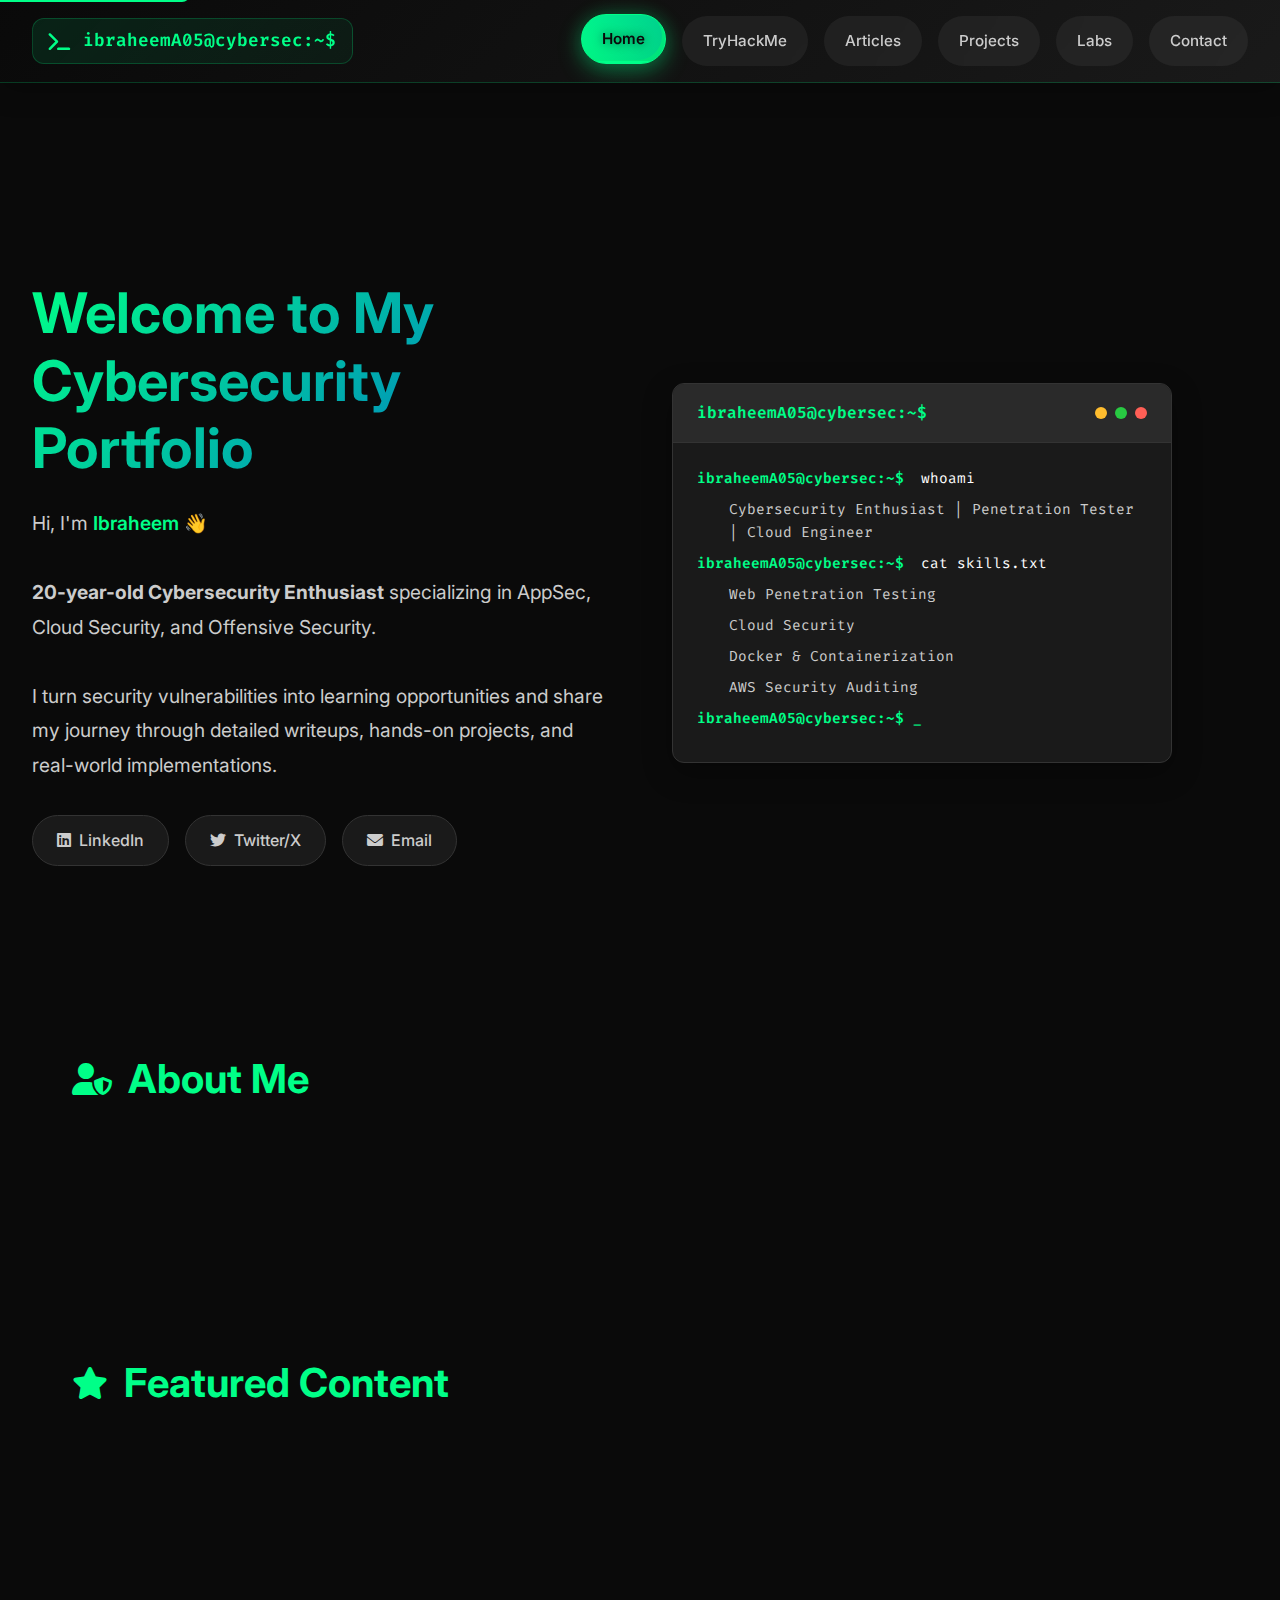
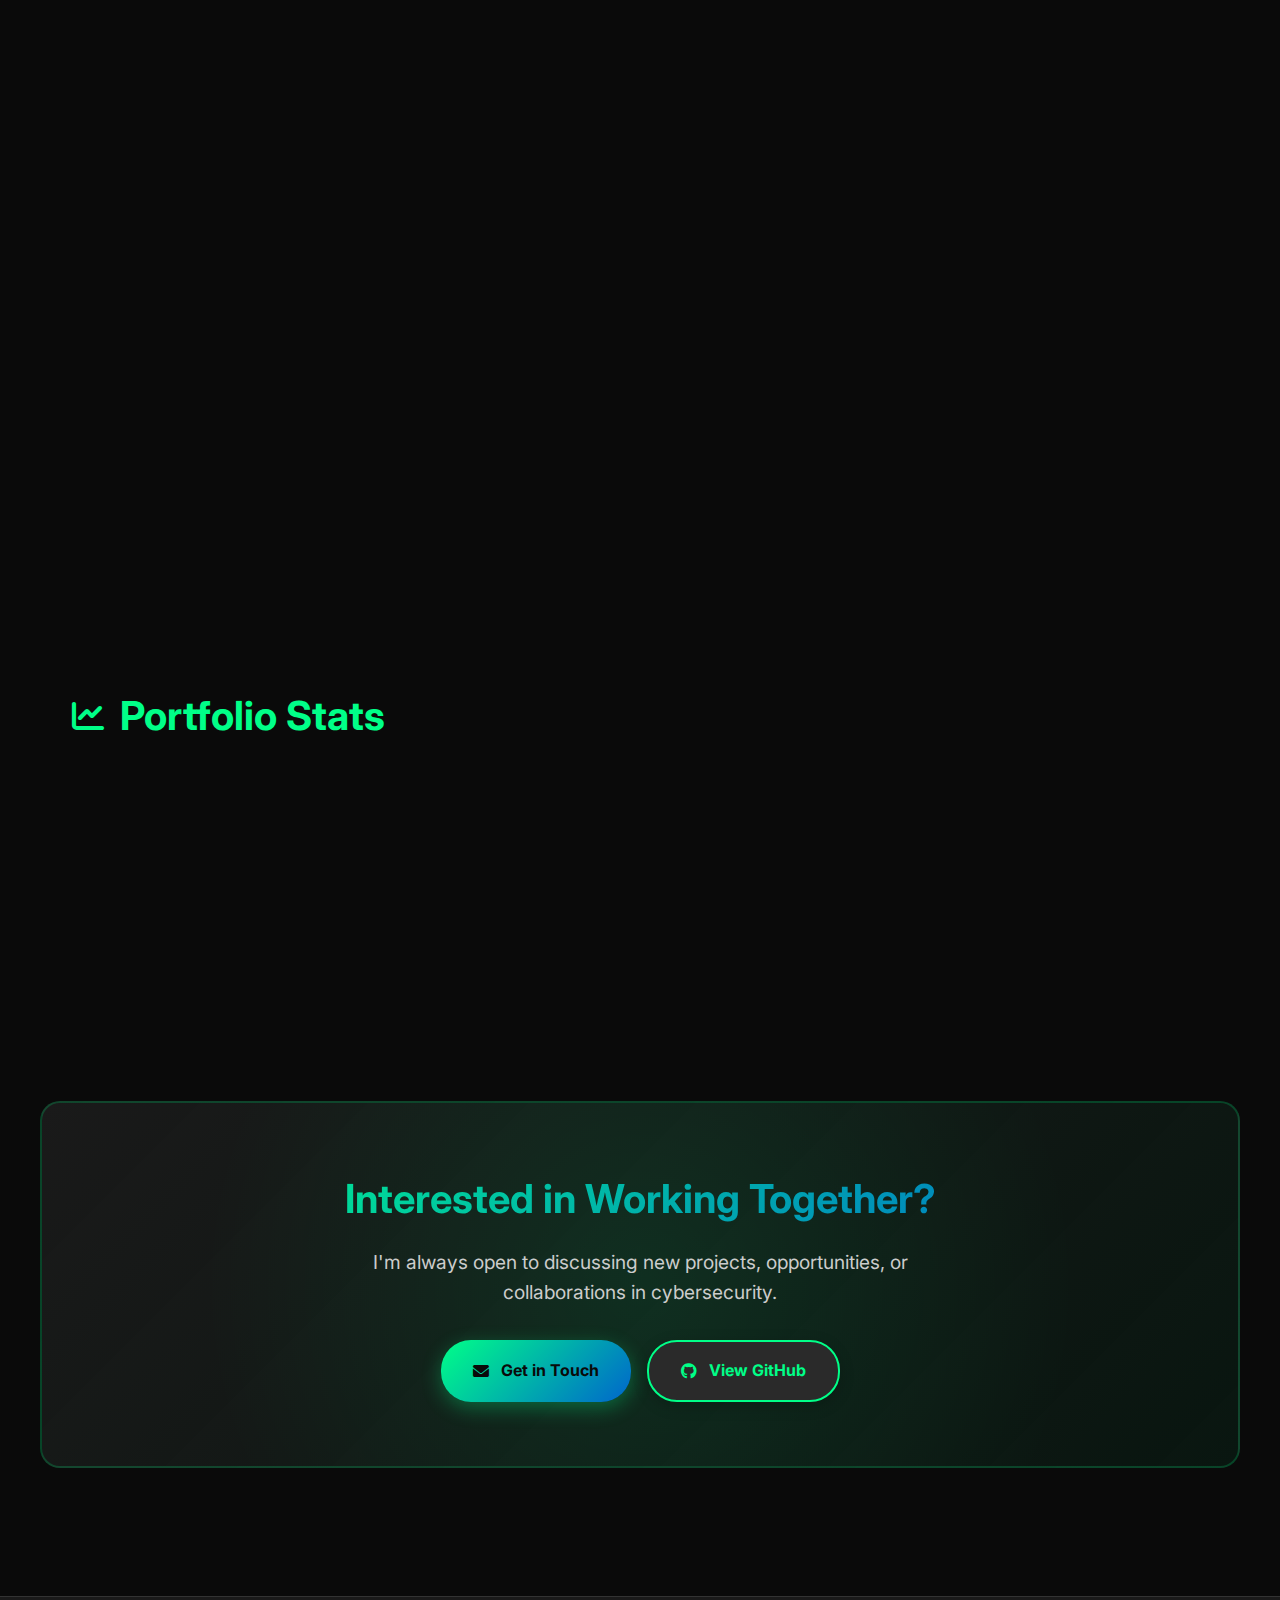
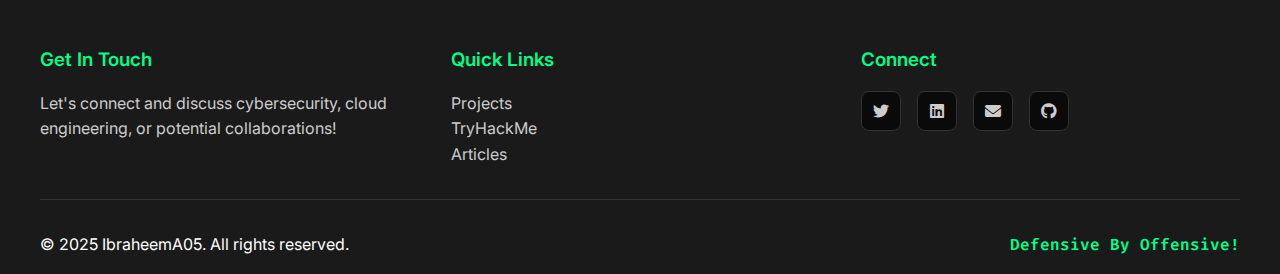
<file: index.html>
<!DOCTYPE html>
<html lang="en">
  <head>
    <meta charset="UTF-8" />
    <meta name="viewport" content="width=device-width, initial-scale=1.0" />
    
    <!-- Primary Meta Tags -->
    <title>Ibraheem Ademiloye | Cybersecurity Portfolio - AppSec & Cloud Security</title>
    <meta name="title" content="Ibraheem Ademiloye | Cybersecurity Portfolio">
    <meta name="description" content="Cybersecurity portfolio showcasing AppSec, Offensive Security, Cloud Security projects, TryHackMe writeups, and security research by Ibraheem Ademiloye.">
    <meta name="keywords" content="cybersecurity, appsec, cloud security, penetration testing, devsecops, azure, aws, offensive security, ibraheem ademiloye">
    <meta name="author" content="Ibraheem Ademiloye">

    
    <!-- Theme Color -->
    <meta name="theme-color" content="#00ff88">
    <meta name="msapplication-TileColor" content="#00ff88">
    
    <!-- Canonical URL -->
    <link rel="canonical" href="https://ibraheema05.github.io/">
    
    <!-- Favicon -->
    <link rel="icon" type="image/png" href="favicon.png">
    
    <!-- Stylesheets -->
    <link rel="stylesheet" href="styles.css" />
    <link
      href="https://cdnjs.cloudflare.com/ajax/libs/font-awesome/6.0.0/css/all.min.css"
      rel="stylesheet"
    />
    <link
      href="https://fonts.googleapis.com/css2?family=Fira+Code:wght@300;400;500;600;700&family=Inter:wght@300;400;500;600;700&display=swap"
      rel="stylesheet"
    />
  </head>
  <body>
    <!-- Skip Navigation for Accessibility -->
    <a href="#main-content" class="skip-link">Skip to main content</a>
    
    <!-- Page Loader -->
    <div class="page-loader">
      <div class="loader-animation">
        <i class="fas fa-terminal"></i>
        <p>Loading...</p>
      </div>
    </div>
    
    <div class="container">
      <header class="header" role="banner">
        <div class="logo">
          <i class="fas fa-terminal" aria-hidden="true"></i>
          <span>ibraheemA05@cybersec:~$</span>
        </div>
        <button class="mobile-menu-toggle" id="mobileMenuToggle" aria-label="Toggle navigation menu" aria-expanded="false">
          <span></span>
          <span></span>
          <span></span>
        </button>
        <nav class="nav" id="nav" role="navigation" aria-label="Main navigation">
          <a href="index.html" class="nav-link active" aria-current="page">Home</a>
          <a href="posts/tryhackme/index.html" class="nav-link">TryHackMe</a>
          <a href="posts/articles/index.html" class="nav-link">Articles</a>
          <a href="posts/projects/index.html" class="nav-link">Projects</a>
          <a href="posts/labs/index.html" class="nav-link">Labs</a>
          <a href="#contact" class="nav-link">Contact</a>
        </nav>
      </header>

      <main class="main" role="main" id="main-content">
        <section class="hero">
          <div class="hero-content">
            <h1 class="hero-title">Welcome to My Cybersecurity Portfolio</h1>
            <div class="typewriter">
              <p class="hero-description">
                Hi, I'm <span class="highlight">Ibraheem</span> 👋<br><br>
                <strong>20-year-old Cybersecurity Enthusiast</strong> specializing in AppSec, Cloud Security, and Offensive Security.<br><br>
                I turn security vulnerabilities into learning opportunities and share my journey through detailed writeups, hands-on projects, and real-world implementations.
              </p>
            </div>

            <div class="social-links">
              <a
                href="https://www.linkedin.com/in/ademiloye-al-hanif-ibraheem-4b5a3027a/"
                target="_blank"
                rel="noopener noreferrer"
                class="social-link"
                aria-label="Visit my LinkedIn profile (opens in new tab)"
              >
                <i class="fab fa-linkedin" aria-hidden="true"></i>
                <span>LinkedIn</span>
              </a>
              <a
                href="https://x.com/IbraheemA50"
                target="_blank"
                rel="noopener noreferrer"
                class="social-link"
                aria-label="Follow me on Twitter/X (opens in new tab)"
              >
                <i class="fab fa-twitter" aria-hidden="true"></i>
                <span>Twitter/X</span>
              </a>
              <a
                href="mailto:binfin.binfin@gmail.com"
                class="social-link"
                aria-label="Send me an email"
              >
                <i class="fas fa-envelope" aria-hidden="true"></i>
                <span>Email</span>
              </a>
            </div>
          </div>

          <div class="terminal-animation">
            <div class="terminal">
              <div class="terminal-header">
                <span class="terminal-title">ibraheemA05@cybersec:~$</span>
                <div class="terminal-controls">
                  <span class="control minimize"></span>
                  <span class="control maximize"></span>
                  <span class="control close"></span>
                </div>
              </div>
              <div class="terminal-body">
                <div class="terminal-line">
                  <span class="prompt">ibraheemA05@cybersec:~$</span>
                  <span class="command">whoami</span>
                </div>
                <div class="terminal-line output">
                  Cybersecurity Enthusiast | Penetration Tester | Cloud Engineer
                </div>
                <div class="terminal-line">
                  <span class="prompt">ibraheemA05@cybersec:~$</span>
                  <span class="command">cat skills.txt</span>
                </div>
                <div class="terminal-line output">Web Penetration Testing</div>
                <div class="terminal-line output">Cloud Security</div>
                <div class="terminal-line output">
                  Docker & Containerization
                </div>
                <div class="terminal-line output">AWS Security Auditing</div>
                <div class="terminal-line">
                  <span class="prompt">ibraheemA05@cybersec:~$</span>
                  <span class="cursor">_</span>
                </div>
              </div>
            </div>
          </div>
        </section>

        <section class="about-section" aria-labelledby="about-title">
          <h2 class="section-title" id="about-title">
            <i class="fas fa-user-shield" aria-hidden="true"></i>
            About Me
          </h2>
          <div class="about-content">
            <p>
              Feel free to explore my write-ups and projects here. I share my
              learning journey in cybersecurity, from TryHackMe challenges to
              real-world cloud security implementations. Enjoy reading!
            </p>
          </div>
        </section>

        <section class="featured-content" aria-labelledby="featured-title">
          <h2 class="section-title" id="featured-title">
            <i class="fas fa-star" aria-hidden="true"></i>
            Featured Content
          </h2>

          <div class="content-grid">
            <div class="content-card">
              <div class="card-icon">
                <i class="fas fa-flag"></i>
              </div>
              <h3>TryHackMe Writeups</h3>
              <p>
                Comprehensive writeups of TryHackMe challenges and learning
                paths.
              </p>
              <a href="posts/tryhackme/index.html" class="card-link">
                View Writeups <i class="fas fa-arrow-right"></i>
              </a>
              <div class="card-badge">Check it Out</div>
            </div>

            <div class="content-card">
              <div class="card-icon">
                <i class="fas fa-code"></i>
              </div>
              <h3>Projects</h3>
              <p>
                Hands-on cybersecurity and cloud engineering projects with
                detailed documentation.
              </p>
              <a href="posts/projects/index.html" class="card-link">
                View Projects <i class="fas fa-arrow-right"></i>
              </a>
              <div class="card-badge">Check it Out</div>
            </div>

            <div class="content-card">
              <div class="card-icon">
                <i class="fas fa-flask"></i>
              </div>
              <h3>Labs</h3>
              <p>
                Writeups and walkthroughs for labs and challenges outside
                TryHackMe.
              </p>
              <a href="posts/labs/index.html" class="card-link">
                View Labs <i class="fas fa-arrow-right"></i>
              </a>
              <div class="card-badge">New!</div>
            </div>

            <div class="content-card">
              <div class="card-icon">
                <i class="fas fa-newspaper"></i>
              </div>
              <h3>Articles</h3>
              <p>
                Technical articles and insights on cybersecurity trends and
                methodologies.
              </p>
              <a href="posts/articles/index.html" class="card-link">
                Read Articles <i class="fas fa-arrow-right"></i>
              </a>
              <div class="card-badge">Check it Out</div>
            </div>
          </div>
        </section>

        <section class="stats-section" aria-labelledby="stats-title">
          <h2 class="section-title" id="stats-title">
            <i class="fas fa-chart-line" aria-hidden="true"></i>
            Portfolio Stats
          </h2>
          <div class="stats-grid">
            <div class="stat-card">
              <div class="stat-number" data-target="3">0</div>
              <div class="stat-label">Live Projects</div>
            </div>
            <div class="stat-card">
              <div class="stat-number" data-target="15">0</div>
              <div class="stat-label">TryHackMe Rooms</div>
            </div>
            <div class="stat-card">
              <div class="stat-number" data-target="2">0</div>
              <div class="stat-label">Lab Writeups</div>
            </div>
            <div class="stat-card">
              <div class="stat-number" data-target="1">0</div>
              <div class="stat-label">Security Audits</div>
            </div>
          </div>
        </section>

        <!-- CTA Section -->
        <section class="cta-section" aria-labelledby="cta-title">
          <div class="cta-content">
            <h2 id="cta-title">Interested in Working Together?</h2>
            <p>I'm always open to discussing new projects, opportunities, or collaborations in cybersecurity.</p>
            <div class="cta-buttons">
              <a href="mailto:binfin.binfin@gmail.com" class="btn btn-primary" aria-label="Send me an email">
                <i class="fas fa-envelope" aria-hidden="true"></i>
                Get in Touch
              </a>
              <a href="https://github.com/IbraheemA05" target="_blank" rel="noopener noreferrer" class="btn btn-secondary" aria-label="View my GitHub profile (opens in new tab)">
                <i class="fab fa-github" aria-hidden="true"></i>
                View GitHub
              </a>
            </div>
          </div>
        </section>
      </main>

      <footer class="footer" id="contact">
        <div class="footer-content">
          <div class="footer-section">
            <h3>Get In Touch</h3>
            <p>
              Let's connect and discuss cybersecurity, cloud engineering, or
              potential collaborations!
            </p>
          </div>

          <div class="footer-section">
            <h3>Quick Links</h3>
            <ul class="footer-links">
              <li><a href="posts/projects/index.html">Projects</a></li>
              <li><a href="posts/tryhackme/index.html">TryHackMe</a></li>
              <li><a href="posts/articles/index.html">Articles</a></li>
            </ul>
          </div>

          <div class="footer-section">
            <h3>Connect</h3>
            <div class="footer-social">
              <a href="https://x.com/IbraheemA50" target="_blank"
                ><i class="fab fa-twitter"></i
              ></a>
              <a
                href="https://www.linkedin.com/in/ademiloye-al-hanif-ibraheem-4b5a3027a/"
                target="_blank"
                ><i class="fab fa-linkedin"></i
              ></a>
              <a href="mailto:binfin.binfin@gmail.com"
                ><i class="fas fa-envelope"></i
              ></a>
              <a href="https://github.com/IbraheemA05" target="_blank"
                ><i class="fab fa-github"></i
              ></a>
            </div>
          </div>
        </div>

        <div class="footer-bottom">
          <p>&copy; 2025 IbraheemA05. All rights reserved.</p>
          <p class="footer-motto">Defensive By Offensive!</p>
        </div>
      </footer>
    </div>

    <!-- Back to Top Button -->
    <button id="backToTop" class="back-to-top" aria-label="Back to top">
      <i class="fas fa-arrow-up" aria-hidden="true"></i>
    </button>

    <script src="script.js"></script>
  </body>
</html>
</file>
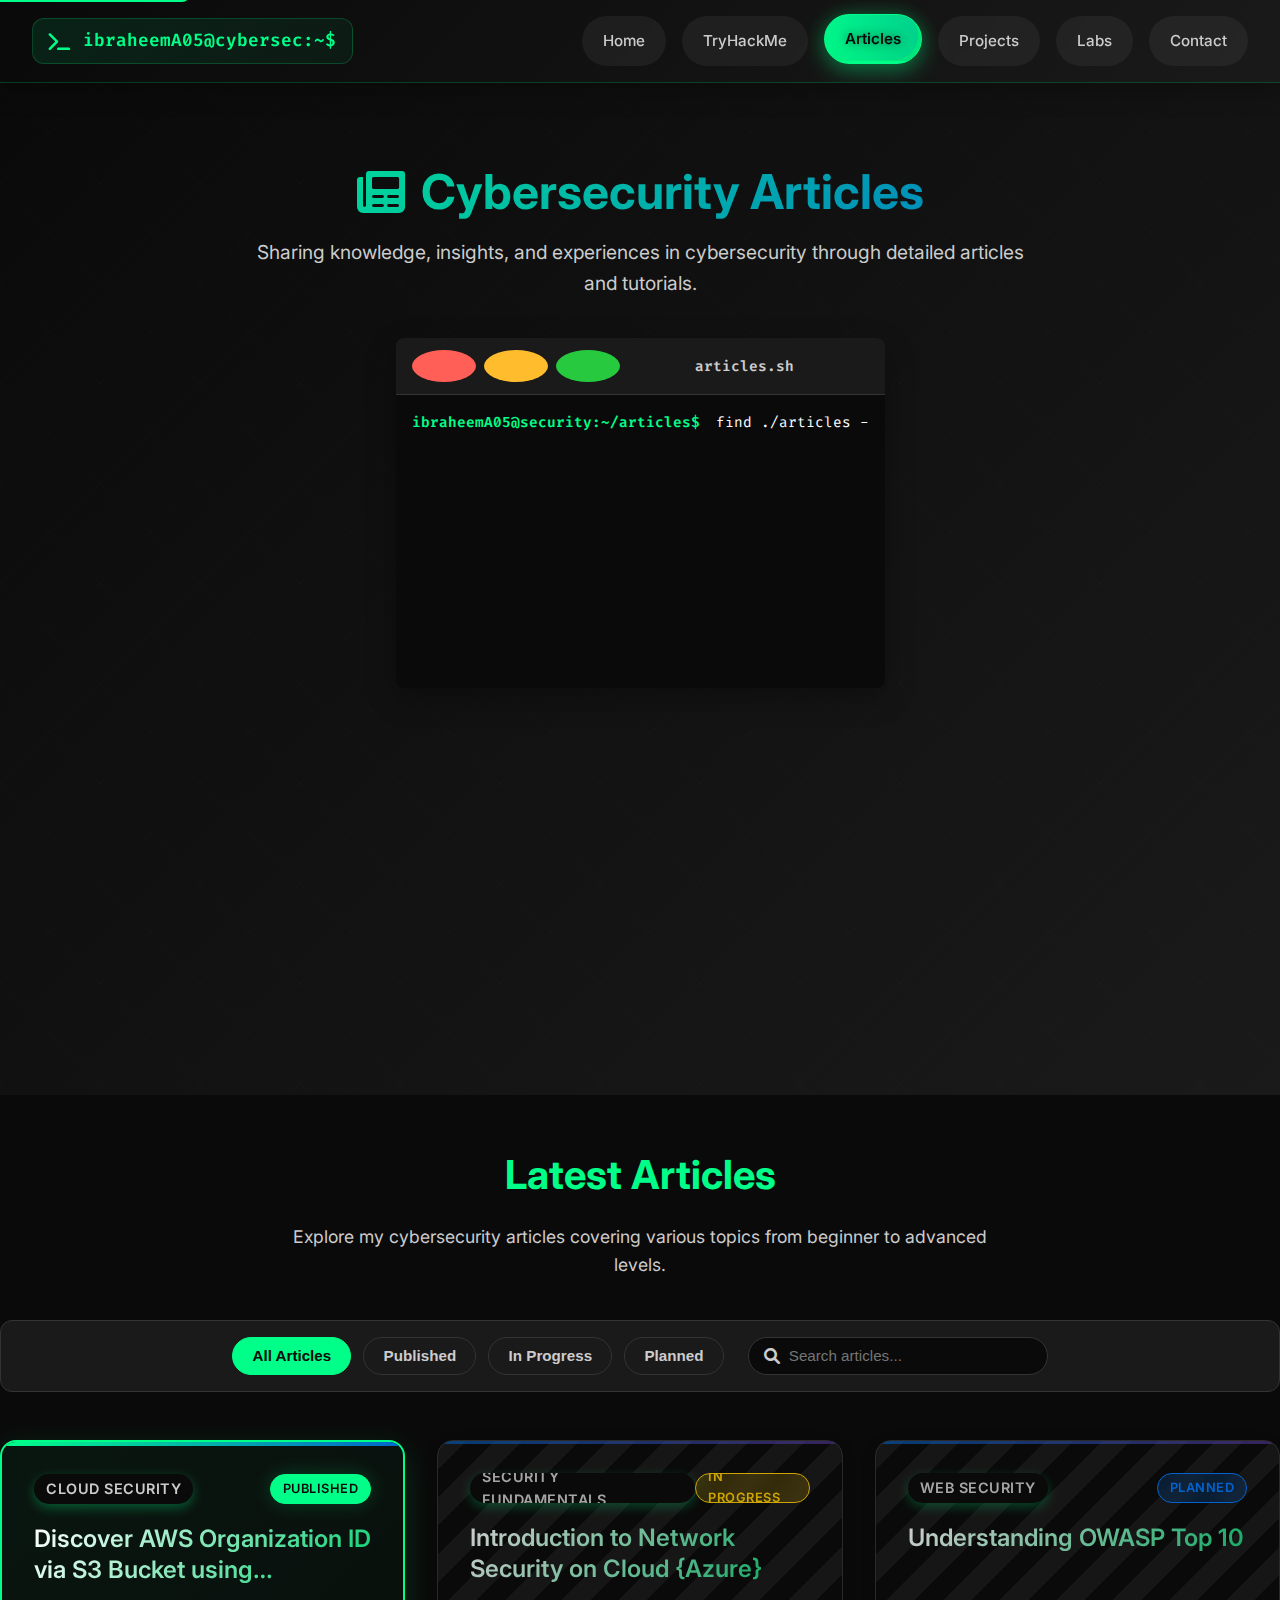
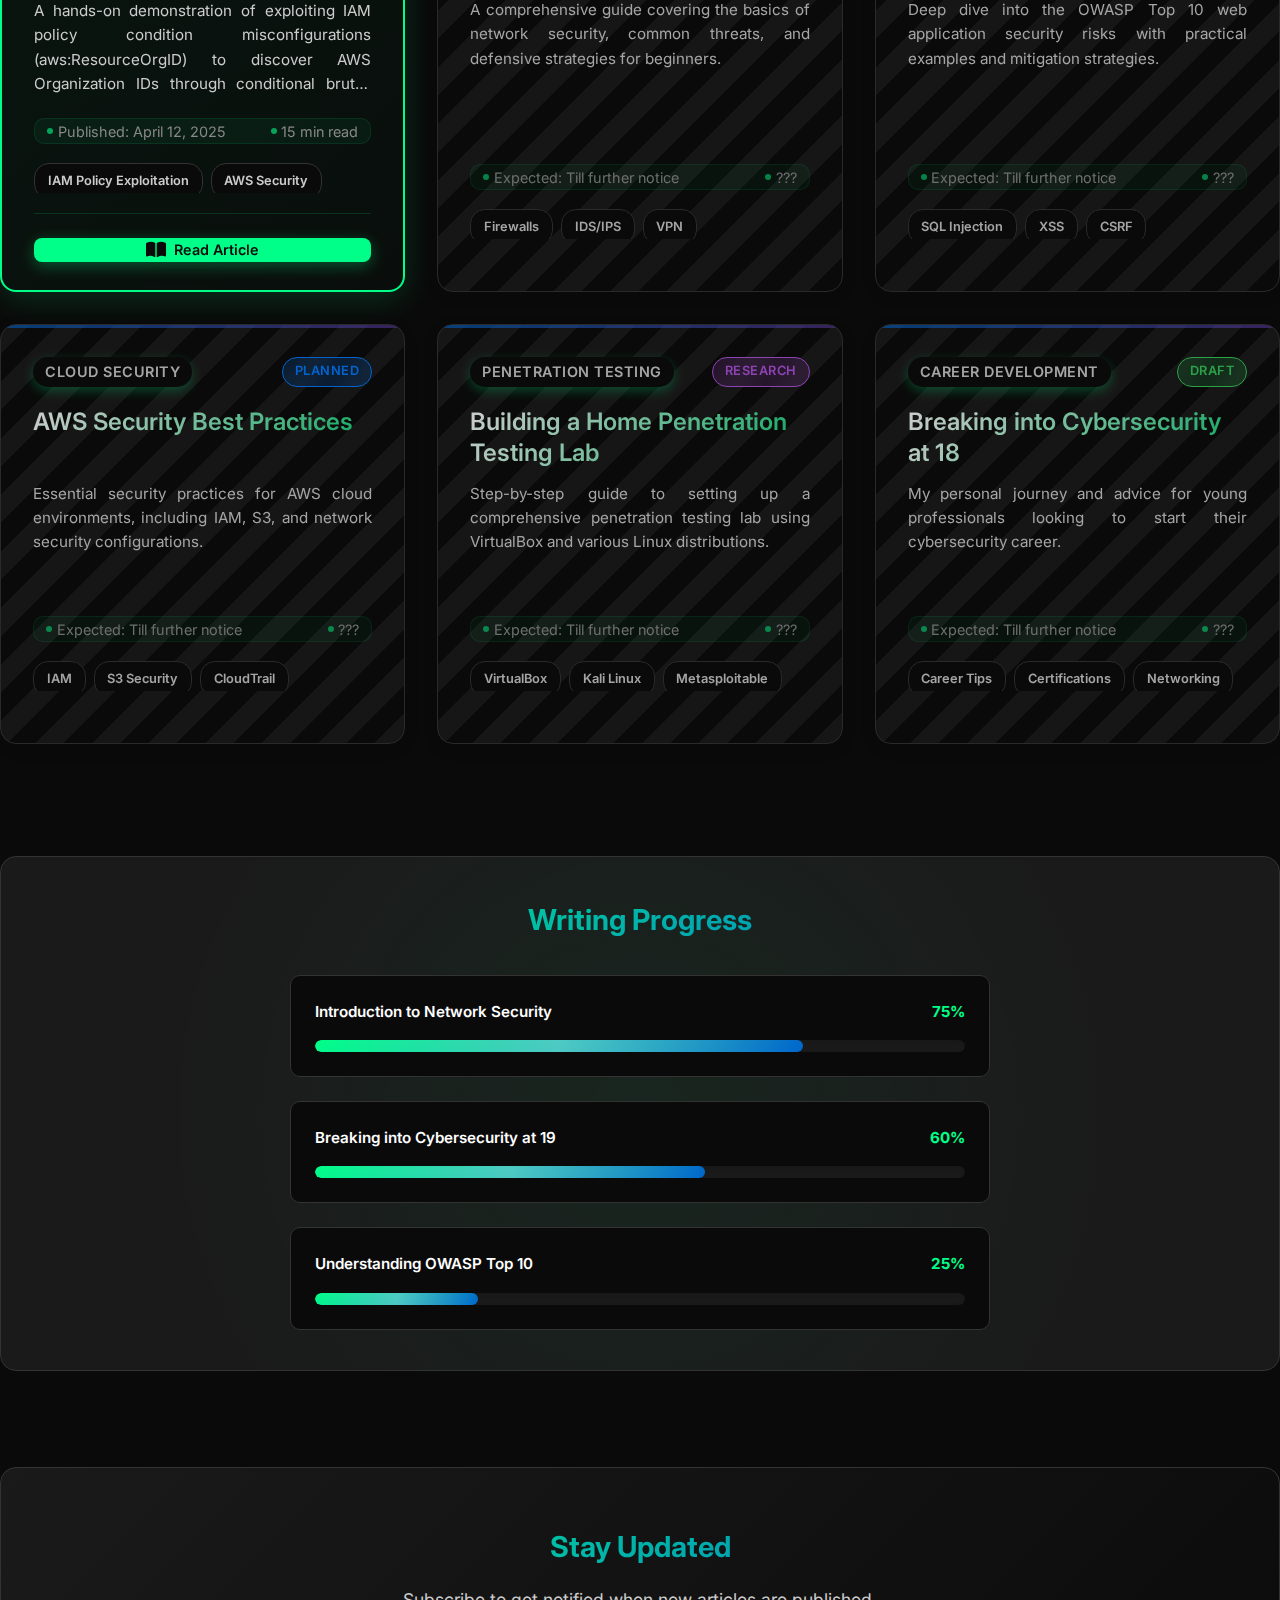
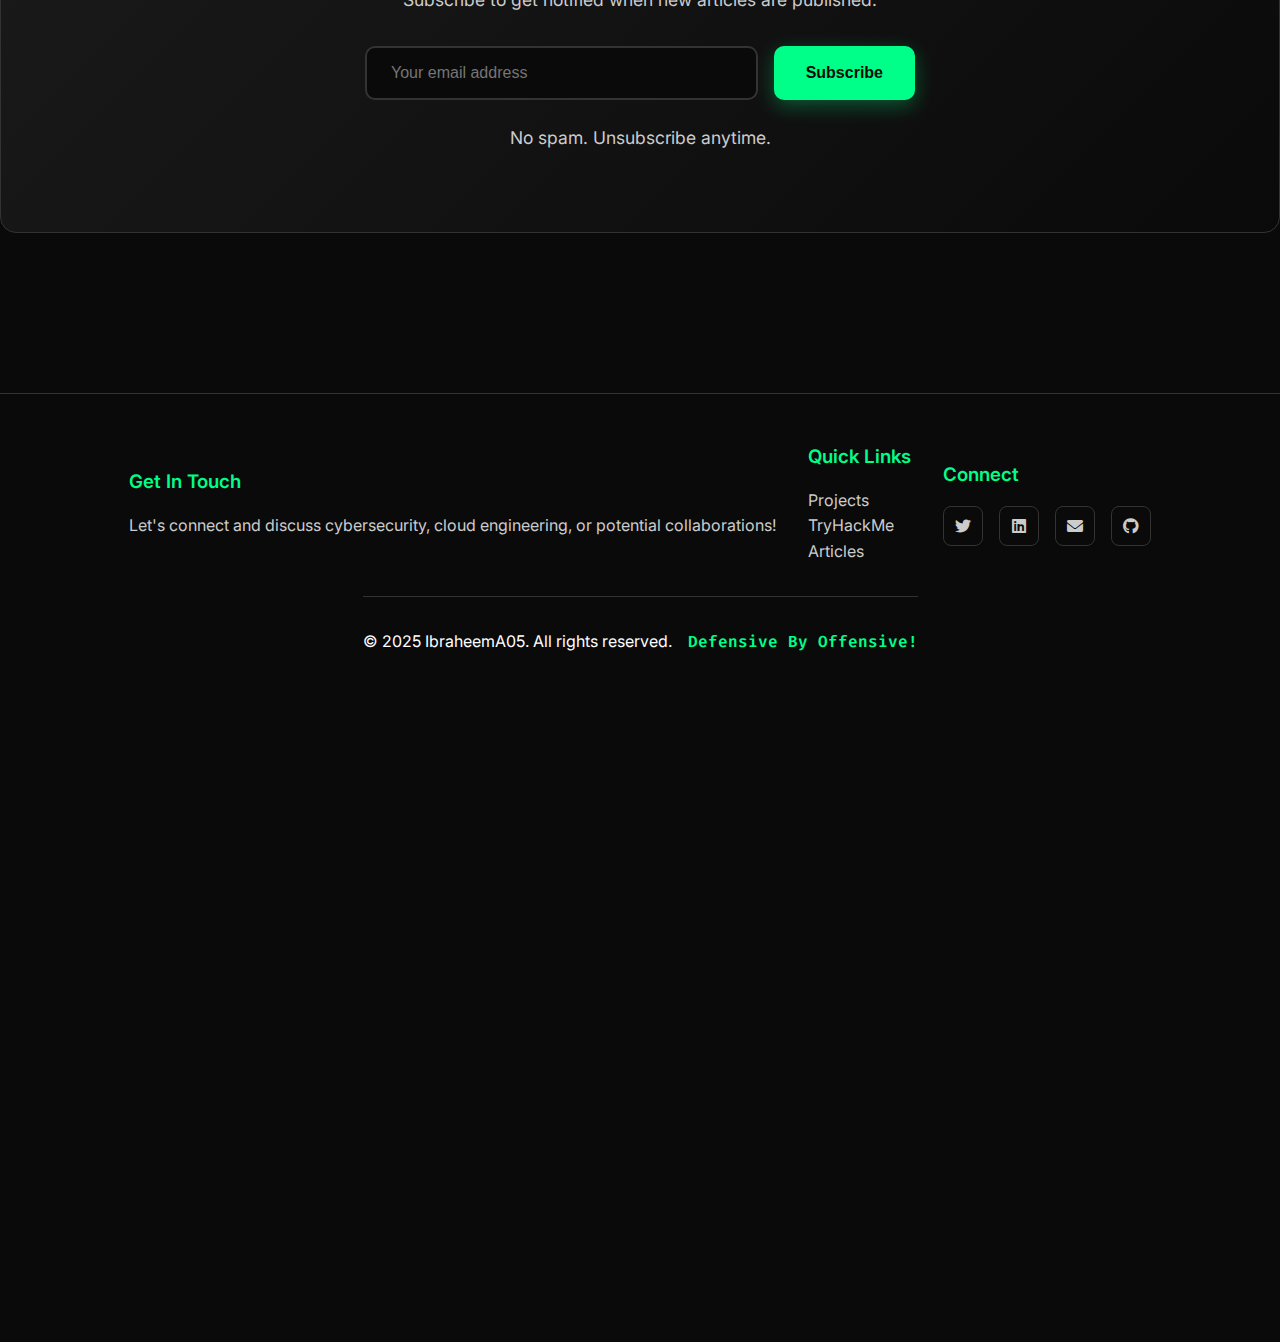
<file: posts/articles/index.html>
<!DOCTYPE html>
<html lang="en">
  <head>
    <!-- Primary Meta Tags -->
    <title>Articles | Ibraheem Ademiloye - Cybersecurity Insights</title>
    <meta name="title" content="Articles | Ibraheem Ademiloye - Cybersecurity Insights" />
    <meta
      name="description"
      content="Cybersecurity articles, research, and tutorials by Ibraheem Ademiloye. Exploring AppSec, Cloud Security, and Offensive Security."
    />
    <meta name="keywords" content="cybersecurity, appsec, cloud security, penetration testing, writeups, tutorials, ibraheem ademiloye" />
    <meta name="author" content="Ibraheem Ademiloye" />
    <meta name="robots" content="index, follow" />

    <!-- Open Graph / Facebook -->
    <meta property="og:type" content="website" />
    <meta property="og:url" content="https://ibraheema05.github.io/posts/articles/" />
    <meta property="og:title" content="Articles | Ibraheem Ademiloye - Cybersecurity Insights" />
    <meta property="og:description" content="Cybersecurity articles, research, and tutorials by Ibraheem Ademiloye." />
    <meta property="og:image" content="https://ibraheema05.github.io/assets/og-image.png" />

    <!-- Twitter -->
    <meta property="twitter:card" content="summary_large_image" />
    <meta property="twitter:url" content="https://ibraheema05.github.io/posts/articles/" />
    <meta property="twitter:title" content="Articles | Ibraheem Ademiloye - Cybersecurity Insights" />
    <meta property="twitter:description" content="Cybersecurity articles, research, and tutorials by Ibraheem Ademiloye." />
    <meta property="twitter:image" content="https://ibraheema05.github.io/assets/twitter-image.png" />
    <meta name="twitter:creator" content="@IbraheemA50" />

    <!-- Theme Color -->
    <meta name="theme-color" content="#00ff88" />
    <meta name="msapplication-TileColor" content="#00ff88" />

    <!-- Canonical URL -->
    <link rel="canonical" href="https://ibraheema05.github.io/posts/articles/" />

    <!-- Favicon -->
    <link rel="icon" type="image/png" href="../../favicon.png" />

    <!-- Stylesheets -->
    <link rel="stylesheet" href="../../styles.css" />
    <link
      rel="stylesheet"
      href="https://cdnjs.cloudflare.com/ajax/libs/font-awesome/6.0.0/css/all.min.css"
    />
    <link
      href="https://fonts.googleapis.com/css2?family=Fira+Code:wght@400;600&family=Inter:wght@400;500;600;700&display=swap"
      rel="stylesheet"
    />
  </head>
  <body>
    <!-- Skip Navigation -->
    <a href="#main-content" class="skip-link">Skip to main content</a>

    <!-- Page Loader -->
    <div class="page-loader">
      <div class="loader-animation">
        <i class="fas fa-terminal" aria-hidden="true"></i>
        <p>Loading System Articles...</p>
      </div>
    </div>

    <header class="header" role="banner">
      <div class="logo">
        <i class="fas fa-terminal" aria-hidden="true"></i>
        <span>ibraheemA05@cybersec:~$</span>
      </div>
      <button
        class="mobile-menu-toggle"
        id="mobileMenuToggle"
        aria-label="Toggle navigation menu"
        aria-expanded="false"
      >
        <span></span>
        <span></span>
        <span></span>
      </button>
      <nav class="nav" id="nav" role="navigation" aria-label="Main navigation">
        <a href="../../index.html" class="nav-link">Home</a>
        <a href="../tryhackme/index.html" class="nav-link">TryHackMe</a>
        <a href="index.html" class="nav-link active" aria-current="page">Articles</a>
        <a href="../projects/index.html" class="nav-link">Projects</a>
        <a href="../labs/index.html" class="nav-link">Labs</a>
        <a href="../../index.html#contact" class="nav-link">Contact</a>
      </nav>
    </header>

    <main class="main-content" id="main-content">
      <section class="hero-section articles-hero" style="padding-bottom: 2rem;">
        <div class="container">
          <div class="hero-content">
            <h1 class="hero-title">
              <i class="fas fa-newspaper"></i>
              Cybersecurity Articles
            </h1>
            <p class="hero-subtitle">
              Sharing knowledge, insights, and experiences in cybersecurity
              through detailed articles and tutorials.
            </p>
          </div>
          <div class="terminal-simulation">
            <div class="terminal-header">
              <div class="terminal-buttons">
                <span class="btn close"></span>
                <span class="btn minimize"></span>
                <span class="btn maximize"></span>
              </div>
              <div class="terminal-title">articles.sh</div>
            </div>
            <div class="terminal-body">
              <div class="terminal-line">
                <span class="prompt">ibraheemA05@security:~/articles$</span>
                <span class="command" id="article-command"></span>
              </div>
              <div class="terminal-output" id="article-output"></div>
            </div>
          </div>
        </div>
      </section>

      <section class="content-section">
        <div class="container">
          <div class="section-header">
            <h2>Latest Articles</h2>
            <p>
              Explore my cybersecurity articles covering various topics from
              beginner to advanced levels.
            </p>
          </div>

          <div class="filter-container">
            <div class="filter-tabs">
              <button class="filter-tab active" data-filter="all">
                All Articles
              </button>
              <button class="filter-tab" data-filter="published">
                Published
              </button>
              <button class="filter-tab" data-filter="in-progress">
                In Progress
              </button>
              <button class="filter-tab" data-filter="planned">Planned</button>
            </div>
            <div class="search-container">
              <input
                type="text"
                id="article-search"
                placeholder="Search articles..."
                aria-label="Search articles"
              />
              <i class="fas fa-search"></i>
            </div>
          </div>

          <div class="articles-grid">
            <!-- Published Article: AWS Cloud Security Audit -->
            <article
              class="article-card published"
              data-status="published"
              data-category="cloud-security"
            >
              <div class="article-header">
                <div class="article-category">Cloud Security</div>
                <div class="article-status" data-status="published">
                  Published
                </div>
              </div>
              <h3>
                Discover AWS Organization ID via S3 Bucket using Conditional
                Logic
              </h3>
              <p>
                A hands-on demonstration of exploiting IAM policy condition
                misconfigurations (aws:ResourceOrgID) to discover AWS
                Organization IDs through conditional brute-force techniques on
                vulnerable S3 buckets.
              </p>
              <div class="article-meta">
                <span class="article-date">Published: April 12, 2025</span>
                <span class="article-time">15 min read</span>
              </div>
              <div class="article-topics">
                <span class="topic">IAM Policy Exploitation</span>
                <span class="topic">AWS Security</span>
                <span class="topic">S3 Security</span>
                <span class="topic">Organization ID Enumeration</span>
              </div>
              <div class="article-actions">
                <a href="aws-security-audit.html" class="btn btn-primary">
                  <i class="fas fa-book-open"></i>
                  Read Article
                </a>
              </div>
            </article>

            <article
              class="article-card coming-soon"
              data-status="in-progress"
              data-category="security-fundamentals"
            >
              <div class="article-header">
                <div class="article-category">Security Fundamentals</div>
                <div class="article-status" data-status="in-progress">
                  In Progress
                </div>
              </div>
              <h3>Introduction to Network Security on Cloud {Azure}</h3>
              <p>
                A comprehensive guide covering the basics of network security,
                common threats, and defensive strategies for beginners.
              </p>
              <div class="article-meta">
                <span class="article-date">Expected: Till further notice</span>
                <span class="article-time">???</span>
              </div>
              <div class="article-topics">
                <span class="topic">Firewalls</span>
                <span class="topic">IDS/IPS</span>
                <span class="topic">VPN</span>
              </div>
            </article>

            <article
              class="article-card coming-soon"
              data-status="planned"
              data-category="web-security"
            >
              <div class="article-header">
                <div class="article-category">Web Security</div>
                <div class="article-status" data-status="planned">Planned</div>
              </div>
              <h3>Understanding OWASP Top 10</h3>
              <p>
                Deep dive into the OWASP Top 10 web application security risks
                with practical examples and mitigation strategies.
              </p>
              <div class="article-meta">
                <span class="article-date">Expected: Till further notice</span>
                <span class="article-time">???</span>
              </div>
              <div class="article-topics">
                <span class="topic">SQL Injection</span>
                <span class="topic">XSS</span>
                <span class="topic">CSRF</span>
              </div>
            </article>

            <article
              class="article-card coming-soon"
              data-status="planned"
              data-category="cloud-security"
            >
              <div class="article-header">
                <div class="article-category">Cloud Security</div>
                <div class="article-status" data-status="planned">Planned</div>
              </div>
              <h3>AWS Security Best Practices</h3>
              <p>
                Essential security practices for AWS cloud environments,
                including IAM, S3, and network security configurations.
              </p>
              <div class="article-meta">
                <span class="article-date">Expected: Till further notice</span>
                <span class="article-time">???</span>
              </div>
              <div class="article-topics">
                <span class="topic">IAM</span>
                <span class="topic">S3 Security</span>
                <span class="topic">CloudTrail</span>
              </div>
            </article>

            <article
              class="article-card coming-soon"
              data-status="research"
              data-category="penetration-testing"
            >
              <div class="article-header">
                <div class="article-category">Penetration Testing</div>
                <div class="article-status" data-status="research">
                  Research
                </div>
              </div>
              <h3>Building a Home Penetration Testing Lab</h3>
              <p>
                Step-by-step guide to setting up a comprehensive penetration
                testing lab using VirtualBox and various Linux distributions.
              </p>
              <div class="article-meta">
                <span class="article-date">Expected: Till further notice</span>
                <span class="article-time">???</span>
              </div>
              <div class="article-topics">
                <span class="topic">VirtualBox</span>
                <span class="topic">Kali Linux</span>
                <span class="topic">Metasploitable</span>
              </div>
            </article>

            <article
              class="article-card coming-soon"
              data-status="draft"
              data-category="career-development"
            >
              <div class="article-header">
                <div class="article-category">Career Development</div>
                <div class="article-status" data-status="draft">Draft</div>
              </div>
              <h3>Breaking into Cybersecurity at 18</h3>
              <p>
                My personal journey and advice for young professionals looking
                to start their cybersecurity career.
              </p>
              <div class="article-meta">
                <span class="article-date">Expected: Till further notice</span>
                <span class="article-time">???</span>
              </div>
              <div class="article-topics">
                <span class="topic">Career Tips</span>
                <span class="topic">Certifications</span>
                <span class="topic">Networking</span>
              </div>
            </article>
          </div>

          <div class="progress-section">
            <h3>Writing Progress</h3>
            <div class="progress-grid">
              <div class="progress-item">
                <div class="progress-header">
                  <span>Introduction to Network Security</span>
                  <span>75%</span>
                </div>
                <div class="progress-bar">
                  <div class="progress-fill" style="width: 75%"></div>
                </div>
              </div>
              <div class="progress-item">
                <div class="progress-header">
                  <span>Breaking into Cybersecurity at 19</span>
                  <span>60%</span>
                </div>
                <div class="progress-bar">
                  <div class="progress-fill" style="width: 60%"></div>
                </div>
              </div>
              <div class="progress-item">
                <div class="progress-header">
                  <span>Understanding OWASP Top 10</span>
                  <span>25%</span>
                </div>
                <div class="progress-bar">
                  <div class="progress-fill" style="width: 25%"></div>
                </div>
              </div>
            </div>
          </div>

          <div class="newsletter-section">
            <div class="newsletter-content">
              <h3>Stay Updated</h3>
              <p>Subscribe to get notified when new articles are published.</p>
              <form class="newsletter-form" id="newsletter-form">
                <input
                  type="email"
                  placeholder="Your email address"
                  required
                  aria-label="Email address"
                />
                <button type="submit" class="btn btn-primary">Subscribe</button>
              </form>
              <p class="newsletter-disclaimer">No spam. Unsubscribe anytime.</p>
            </div>
          </div>
        </div>
      </section>
    </main>

    <footer class="footer" role="contentinfo">
      <div class="container">
        <div class="footer-content">
          <div class="footer-section">
            <h3>Get In Touch</h3>
            <p>
              Let's connect and discuss cybersecurity, cloud engineering, or
              potential collaborations!
            </p>
          </div>

          <div class="footer-section">
            <h3>Quick Links</h3>
            <ul class="footer-links">
              <li><a href="../projects/index.html">Projects</a></li>
              <li><a href="../tryhackme/index.html">TryHackMe</a></li>
              <li><a href="index.html">Articles</a></li>
            </ul>
          </div>

          <div class="footer-section">
            <h3>Connect</h3>
            <div class="footer-social">
              <a href="https://x.com/IbraheemA50" target="_blank" aria-label="Twitter"
                ><i class="fab fa-twitter"></i
              ></a>
              <a
                href="https://www.linkedin.com/in/ademiloye-al-hanif-ibraheem-4b5a3027a/"
                target="_blank"
                aria-label="LinkedIn"
                ><i class="fab fa-linkedin"></i
              ></a>
              <a href="mailto:binfin.binfin@gmail.com" aria-label="Email"
                ><i class="fas fa-envelope"></i
              ></a>
              <a href="https://github.com/IbraheemA05" target="_blank" aria-label="GitHub"
                ><i class="fab fa-github"></i
              ></a>
            </div>
          </div>
        </div>

        <div class="footer-bottom">
          <p>&copy; 2025 IbraheemA05. All rights reserved.</p>
          <p class="footer-motto">Defensive By Offensive!</p>
        </div>
      </div>
    </footer>

    <!-- Back to Top Button -->
    <button id="backToTop" class="back-to-top" aria-label="Back to top">
      <i class="fas fa-arrow-up" aria-hidden="true"></i>
    </button>

    <script src="../../script.js"></script>

    <style>
      /* Enhanced styles for articles page */
      .hero-section {
        padding: 5rem 0 3rem;
        background: linear-gradient(
          135deg,
          var(--background-dark) 0%,
          var(--background-medium) 100%
        );
        position: relative;
        overflow: hidden;
      }

      .hero-section::before {
        content: "";
        position: absolute;
        top: 0;
        left: 0;
        right: 0;
        bottom: 0;
        background: url('data:image/svg+xml;utf8,<svg xmlns="http://www.w3.org/2000/svg" width="100" height="100" viewBox="0 0 100 100"><rect width="100" height="100" fill="none"/><path d="M0,0 L100,100 M100,0 L0,100" stroke="rgba(0,255,136,0.05)" stroke-width="1"/></svg>');
        opacity: 0.3;
        z-index: 0;
      }

      .hero-content {
        position: relative;
        z-index: 1;
        text-align: center;
        margin-bottom: 2.5rem;
      }

      .hero-title {
        font-size: 3rem;
        font-weight: 700;
        margin-bottom: 1rem;
        display: flex;
        align-items: center;
        justify-content: center;
        gap: 1rem;
        background: var(--gradient-primary);
        -webkit-background-clip: text;
        -webkit-text-fill-color: transparent;
        background-clip: text;
      }

      .hero-subtitle {
        font-size: 1.2rem;
        color: var(--text-secondary);
        max-width: 800px;
        margin: 0 auto;
      }

      /* Terminal simulation styles - FIXED SIZE */
      .terminal-simulation {
        max-width: 900px;
        min-height: 350px;
        margin: 0 auto;
        background: var(--background-dark);
        border-radius: 8px;
        overflow: hidden;
        box-shadow: 0 10px 30px rgba(0, 0, 0, 0.3);
        position: relative;
        z-index: 1;
      }

      .terminal-header {
        display: flex;
        align-items: center;
        padding: 0.75rem 1rem;
        background: var(--background-medium);
        border-bottom: 1px solid var(--border-color);
      }

      .terminal-buttons {
        display: flex;
        gap: 0.5rem;
      }

      .terminal-buttons .btn {
        width: 12px;
        height: 12px;
        border-radius: 50%;
      }

      .terminal-buttons .btn.close {
        background: #ff5f56;
      }

      .terminal-buttons .btn.minimize {
        background: #ffbd2e;
      }

      .terminal-buttons .btn.maximize {
        background: #27c93f;
      }

      .terminal-title {
        flex-grow: 1;
        text-align: center;
        color: var(--text-secondary);
        font-family: "Fira Code", monospace;
        font-size: 0.9rem;
      }

      .terminal-body {
        padding: 1rem;
        font-family: "Fira Code", monospace;
        color: var(--text-primary);
        text-align: left;
        height: calc(100% - 40px);
        overflow-y: auto;
      }

      .terminal-line {
        display: flex;
        margin-bottom: 0.5rem;
      }

      .prompt {
        color: var(--primary-color);
        margin-right: 0.5rem;
      }

      .command {
        flex-grow: 1;
      }

      .terminal-output {
        margin-top: 0.5rem;
        color: var(--text-secondary);
        white-space: pre-line;
      }

      /* Content section styles */
      .content-section {
        padding: 3rem 0;
      }

      .section-header {
        text-align: center;
        margin-bottom: 2.5rem;
      }

      .section-header h2 {
        font-size: 2.5rem;
        color: var(--primary-color);
        margin-bottom: 1rem;
      }

      .section-header p {
        font-size: 1.1rem;
        color: var(--text-secondary);
        max-width: 700px;
        margin: 0 auto;
      }

      /* Filter and search styles - IMPROVED LAYOUT */
      .filter-container {
        display: flex;
        justify-content: center;
        align-items: center;
        margin-bottom: 3rem;
        flex-wrap: wrap;
        gap: 1.5rem;
        padding: 1rem;
        background: var(--background-medium);
        border-radius: 12px;
        border: 1px solid var(--border-color);
      }

      .filter-tabs {
        display: flex;
        gap: 0.75rem;
        flex-wrap: wrap;
      }

      .filter-tab {
        padding: 0.6rem 1.2rem;
        background: transparent;
        border: 1px solid var(--border-color);
        border-radius: 25px;
        color: var(--text-secondary);
        cursor: pointer;
        transition: all 0.3s ease;
        font-weight: 600;
        font-size: 0.95rem;
        white-space: nowrap;
      }

      .filter-tab.active {
        background: var(--primary-color);
        color: var(--background-dark);
        border-color: var(--primary-color);
      }

      .filter-tab:hover:not(.active) {
        border-color: var(--primary-color);
        color: var(--primary-color);
      }

      .search-container {
        position: relative;
        width: 300px;
      }

      .search-container input {
        width: 100%;
        padding: 0.6rem 1rem 0.6rem 2.5rem;
        border: 1px solid var(--border-color);
        border-radius: 25px;
        background: var(--background-dark);
        color: var(--text-primary);
        font-size: 0.95rem;
        transition: all 0.3s ease;
      }
      
      .search-container input:focus {
        outline: none;
        border-color: var(--primary-color);
        box-shadow: 0 0 0 2px rgba(0, 255, 136, 0.1);
      }

      .search-container i {
        position: absolute;
        left: 1rem;
        top: 50%;
        transform: translateY(-50%);
        color: var(--text-secondary);
      }

      /* Articles grid styles - ADJUSTED SIZE */
      .articles-grid {
        display: grid;
        grid-template-columns: repeat(auto-fill, minmax(380px, 1fr));
        gap: 2rem;
        margin-bottom: 4rem;
      }

      .article-card {
        background: var(--background-medium);
        border: 1px solid var(--border-color);
        border-radius: 16px;
        padding: 2rem;
        transition: all 0.3s ease;
        overflow: hidden;
        display: flex;
        flex-direction: column;
        min-height: 420px;
      }

      .article-card:hover {
        transform: translateY(-5px);
        box-shadow: 0 15px 40px rgba(0, 255, 136, 0.15);
        border-color: var(--primary-color);
      }

      .article-card.published {
        border: 2px solid var(--primary-color);
        background: linear-gradient(
          135deg,
          rgba(0, 255, 136, 0.05) 0%,
          rgba(0, 255, 136, 0.02) 100%
        );
      }

      .article-card.coming-soon {
        opacity: 0.8;
        background: repeating-linear-gradient(
          135deg,
          var(--background-medium),
          var(--background-medium) 20px,
          var(--background-dark) 20px,
          var(--background-dark) 40px
        );
      }

      .article-header {
        display: flex;
        justify-content: space-between;
        align-items: center;
        margin-bottom: 1.2rem;
        height: 30px;
      }

      .article-category {
        font-size: 0.9rem;
        font-weight: 600;
        color: var(--text-secondary);
        padding: 0.25rem 0.75rem;
        background: var(--background-dark);
        border-radius: 15px;
        height: 100%;
        display: flex;
        align-items: center;
      }

      .article-status {
        padding: 0.25rem 0.75rem;
        border-radius: 15px;
        font-size: 0.8rem;
        font-weight: 600;
        text-transform: uppercase;
        height: 100%;
        display: flex;
        align-items: center;
      }

      .article-status[data-status="published"] {
        background: var(--primary-color);
        color: var(--background-dark);
      }

      .article-status[data-status="in-progress"] {
        background: rgba(255, 204, 0, 0.2);
        color: #ffcc00;
        border: 1px solid #ffcc00;
      }

      .article-status[data-status="planned"] {
        background: rgba(0, 122, 255, 0.2);
        color: #007aff;
        border: 1px solid #007aff;
      }

      .article-status[data-status="research"] {
        background: rgba(175, 82, 222, 0.2);
        color: #af52de;
        border: 1px solid #af52de;
      }

      .article-status[data-status="draft"] {
        background: rgba(52, 199, 89, 0.2);
        color: #34c759;
        border: 1px solid #34c759;
      }

      .article-card h3 {
        font-size: 1.5rem;
        color: var(--text-primary);
        margin-bottom: 1rem;
        font-weight: 600;
        line-height: 1.3;
        height: 60px;
        overflow: hidden;
        display: -webkit-box;
        -webkit-line-clamp: 2;
        line-clamp: 2;
        -webkit-box-orient: vertical;
      }

      .article-card p {
        color: var(--text-secondary);
        line-height: 1.6;
        margin-bottom: 1.2rem;
        flex-grow: 1;
        height: 100px;
        overflow: hidden;
        display: -webkit-box;
        -webkit-line-clamp: 4;
        line-clamp: 4;
        -webkit-box-orient: vertical;
      }

      .article-meta {
        display: flex;
        justify-content: space-between;
        margin-bottom: 1.2rem;
        font-size: 0.9rem;
        color: var(--text-muted);
        height: 20px;
      }

      .article-topics {
        display: flex;
        flex-wrap: wrap;
        gap: 0.5rem;
        margin-bottom: 1.2rem;
        height: 30px;
        overflow: hidden;
      }

      .topic {
        background: var(--background-dark);
        color: var(--text-secondary);
        padding: 0.4rem 0.8rem;
        border-radius: 15px;
        font-size: 0.8rem;
        border: 1px solid var(--border-color);
        white-space: nowrap;
      }

      .article-actions {
        margin-top: auto;
        height: 45px;
      }

      .article-actions .btn {
        display: inline-flex;
        align-items: center;
        justify-content: center;
        gap: 0.5rem;
        padding: 0.75rem 1.5rem;
        background: var(--primary-color);
        color: var(--background-dark);
        text-decoration: none;
        border-radius: 8px;
        font-weight: 600;
        transition: all 0.3s ease;
        height: 100%;
        width: 100%;
      }

      .article-actions .btn:hover {
        background: #00e07a;
        transform: translateY(-2px);
      }

      /* Progress section styles - IMPROVED SPACING */
      .progress-section {
        margin: 3rem 0;
        background: var(--background-medium);
        border-radius: 16px;
        padding: 2.5rem;
        border: 1px solid var(--border-color);
      }

      .progress-section h3 {
        font-size: 1.8rem;
        color: var(--primary-color);
        margin-bottom: 2rem;
        text-align: center;
      }

      .progress-grid {
        display: grid;
        gap: 1.5rem;
      }

      .progress-item {
        background: var(--background-dark);
        border-radius: 10px;
        padding: 1.5rem;
        border: 1px solid var(--border-color);
        transition: all 0.3s ease;
      }
      
      .progress-item:hover {
        border-color: var(--primary-color);
        box-shadow: 0 4px 15px rgba(0, 255, 136, 0.1);
      }

      .progress-header {
        display: flex;
        justify-content: space-between;
        margin-bottom: 1rem;
        font-weight: 600;
        font-size: 0.95rem;
      }
      
      .progress-header span:first-child {
        color: var(--text-primary);
      }
      
      .progress-header span:last-child {
        color: var(--primary-color);
        font-weight: 700;
      }

      .progress-bar {
        height: 12px;
        background: var(--background-medium);
        border-radius: 6px;
        overflow: hidden;
      }

      .progress-fill {
        height: 100%;
        background: var(--gradient-primary);
        border-radius: 6px;
        width: 0;
        transition: width 1.5s ease-in-out;
      }

      .newsletter-section {
        margin: 3rem 0;
        background: linear-gradient(
          135deg,
          var(--background-medium) 0%,
          var(--background-dark) 100%
        );
        border-radius: 16px;
        padding: 3.5rem 2rem;
        text-align: center;
        border: 1px solid var(--border-color);
      }

      .newsletter-content h3 {
        font-size: 1.8rem;
        color: var(--primary-color);
        margin-bottom: 1rem;
      }

      .newsletter-content p {
        color: var(--text-secondary);
        margin-bottom: 2rem;
        max-width: 600px;
        margin-left: auto;
        margin-right: auto;
      }

      .newsletter-form {
        display: flex;
        max-width: 550px;
        margin: 0 auto 1.5rem;
        gap: 1rem;
      }

      .newsletter-form input {
        flex-grow: 1;
        padding: 1rem 1.5rem;
        border: 2px solid var(--border-color);
        border-radius: 10px;
        background: var(--background-dark);
        color: var(--text-primary);
        font-size: 1rem;
        transition: all 0.3s ease;
      }
      
      .newsletter-form input:focus {
        outline: none;
        border-color: var(--primary-color);
        box-shadow: 0 0 0 3px rgba(0, 255, 136, 0.1);
      }

      .newsletter-form button {
        padding: 1rem 2rem;
        background: var(--primary-color);
        color: var(--background-dark);
        border: none;
        border-radius: 10px;
        font-weight: 700;
        cursor: pointer;
        transition: all 0.3s ease;
        white-space: nowrap;
        font-size: 1rem;
      }
      
      .newsletter-form button:hover {
        background: #00e07a;
        transform: translateY(-2px);
        box-shadow: 0 6px 20px rgba(0, 255, 136, 0.3);
      }

      .newsletter-disclaimer {
        font-size: 0.9rem;
        color: var(--text-muted);
        height: 20px;
      }

      /* Footer styles - ADJUSTED SIZE */
      .footer {
        padding: 3rem 0;
        background: var(--background-dark);
        border-top: 1px solid var(--border-color);
        height: 120px;
      }

      .footer-content {
        display: flex;
        justify-content: space-between;
        align-items: center;
        flex-wrap: wrap;
        gap: 2rem;
        height: 100%;
      }

      .footer-info p {
        margin: 0.25rem 0;
        color: var(--text-secondary);
      }

      .social-links {
        display: flex;
        gap: 1rem;
        height: 40px;
      }

      .social-links a {
        width: 40px;
        height: 40px;
        border-radius: 50%;
        background: var(--background-medium);
        border: 1px solid var(--border-color);
        display: flex;
        align-items: center;
        justify-content: center;
        color: var(--text-secondary);
        transition: all 0.3s ease;
      }

      .social-links a:hover {
        background: var(--primary-color);
        color: var(--background-dark);
        transform: translateY(-3px);
      }

      /* Responsive styles */
      @media (max-width: 768px) {
        .hero-title {
          font-size: 2.5rem;
          flex-direction: column;
          gap: 0.5rem;
        }

        .filter-container {
          flex-direction: column;
          height: auto;
        }

        .filter-tabs {
          justify-content: center;
          width: 100%;
          height: auto;
        }

        .search-container {
          width: 100%;
          height: 50px;
        }

        .articles-grid {
          grid-template-columns: 1fr;
        }

        .article-card {
          height: auto;
        }

        .newsletter-form {
          flex-direction: column;
          height: auto;
        }

        .newsletter-form button {
          width: 100%;
        }

        .footer {
          height: auto;
          padding: 2rem 0;
        }

        .footer-content {
          flex-direction: column;
          text-align: center;
          height: auto;
        }
      }
    </style>

    <script>
      // Articles page specific animations and functionality
      document.addEventListener("DOMContentLoaded", function () {
        // Terminal animation for articles page
        const commands = [
          'find ./articles -name "*.md" | head -5',
          "cat network-security-intro.md | head -10",
          'grep -r "OWASP" ./drafts/',
          "ls -la published/ drafts/ research/",
          'git log --oneline --grep="article"',
        ];
        const outputs = [
          "./articles/network-security-intro.md\n./articles/career-advice.md\n./drafts/owasp-top10.md\n./drafts/aws-security.md\n./research/forensics-guide.md",
          "# Introduction to Network Security\n\nNetwork security is a fundamental aspect...\nIn this comprehensive guide, we'll explore...\n\n## Common Network Threats\n\n1. Man-in-the-Middle Attacks\n2. DDoS Attacks\n3. Packet Sniffing...",
          "./drafts/owasp-top10.md:15:The OWASP Top 10 is a standard...\n./drafts/owasp-top10.md:42:OWASP provides comprehensive...\n./research/web-security.md:8:According to OWASP statistics...",
          "drwxr-xr-x  2 ibraheem users  4096 Dec 15 10:30 published/\ndrwxr-xr-x  2 ibraheem users  4096 Dec 15 12:45 drafts/\ndrwxr-xr-x  2 ibraheem users  4096 Dec 15 09:15 research/",
          "a1b2c3d Add network security fundamentals\nf4e5d6c Update OWASP research notes\n8g7h9i0 Draft career advice article",
        ];

        // Animate terminal
        let commandIndex = 0;
        let charIndex = 0;
        let outputIndex = 0;
        let isTyping = true;
        const commandElement = document.getElementById("article-command");
        const outputElement = document.getElementById("article-output");

        function animateTerminal() {
          if (isTyping) {
            if (charIndex < commands[commandIndex].length) {
              commandElement.textContent +=
                commands[commandIndex].charAt(charIndex);
              charIndex++;
              setTimeout(animateTerminal, 50);
            } else {
              isTyping = false;
              setTimeout(animateTerminal, 1000);
            }
          } else {
            if (outputIndex < outputs[commandIndex].length) {
              outputElement.textContent +=
                outputs[commandIndex].charAt(outputIndex);
              outputIndex++;
              setTimeout(animateTerminal, 20);
            } else {
              // Reset for next command
              setTimeout(() => {
                commandIndex = (commandIndex + 1) % commands.length;
                charIndex = 0;
                outputIndex = 0;
                commandElement.textContent = "";
                outputElement.textContent = "";
                isTyping = true;
                animateTerminal();
              }, 3000);
            }
          }
        }

        animateTerminal();

        // Animate progress bars
        setTimeout(() => {
          document.querySelectorAll(".progress-fill").forEach((bar) => {
            const width = bar.style.width;
            bar.style.width = "0%";
            setTimeout(() => {
              bar.style.width = width;
            }, 100);
          });
        }, 1000);

        // Add hover effects to article cards
        document.querySelectorAll(".article-card").forEach((card) => {
          card.addEventListener("mouseenter", function () {
            this.style.transform = "translateY(-5px)";
          });
          card.addEventListener("mouseleave", function () {
            this.style.transform = "translateY(0)";
          });
        });

        // Filter functionality
        const filterTabs = document.querySelectorAll(".filter-tab");
        const articleCards = document.querySelectorAll(".article-card");

        filterTabs.forEach((tab) => {
          tab.addEventListener("click", function () {
            // Update active tab
            filterTabs.forEach((t) => t.classList.remove("active"));
            this.classList.add("active");

            const filter = this.getAttribute("data-filter");

            // Filter articles
            articleCards.forEach((card) => {
              if (filter === "all") {
                card.style.display = "flex";
              } else {
                const status = card.getAttribute("data-status");
                if (status === filter) {
                  card.style.display = "flex";
                } else {
                  card.style.display = "none";
                }
              }
            });
          });
        });

        // Search functionality
        const searchInput = document.getElementById("article-search");
        if (searchInput) {
          searchInput.addEventListener("input", function () {
            const searchTerm = this.value.toLowerCase();

            articleCards.forEach((card) => {
              const title = card.querySelector("h3").textContent.toLowerCase();
              const description = card
                .querySelector("p")
                .textContent.toLowerCase();
              const topics = Array.from(card.querySelectorAll(".topic"))
                .map((topic) => topic.textContent.toLowerCase())
                .join(" ");

              if (
                title.includes(searchTerm) ||
                description.includes(searchTerm) ||
                topics.includes(searchTerm)
              ) {
                card.style.display = "flex";
              } else {
                card.style.display = "none";
              }
            });
          });
        }

        // Newsletter form
        const newsletterForm = document.getElementById("newsletter-form");
        if (newsletterForm) {
          newsletterForm.addEventListener("submit", function (e) {
            e.preventDefault();
            const email = this.querySelector('input[type="email"]').value;

            // In a real implementation, you would send this to your backend
            // For now, just show a success message
            const successMessage = document.createElement("div");
            successMessage.className = "newsletter-success";
            successMessage.textContent = "Thank you for subscribing!";
            successMessage.style.color = "var(--primary-color)";
            successMessage.style.marginTop = "1rem";

            // Remove any existing success message
            const existingMessage = this.parentNode.querySelector(
              ".newsletter-success"
            );
            if (existingMessage) {
              existingMessage.remove();
            }

            // Add the success message
            this.parentNode.appendChild(successMessage);

            // Reset the form
            this.reset();

            // Remove the success message after 5 seconds
            setTimeout(() => {
              successMessage.remove();
            }, 5000);
          });
        }
      });
    </script>
  </body>
</html>
</file>
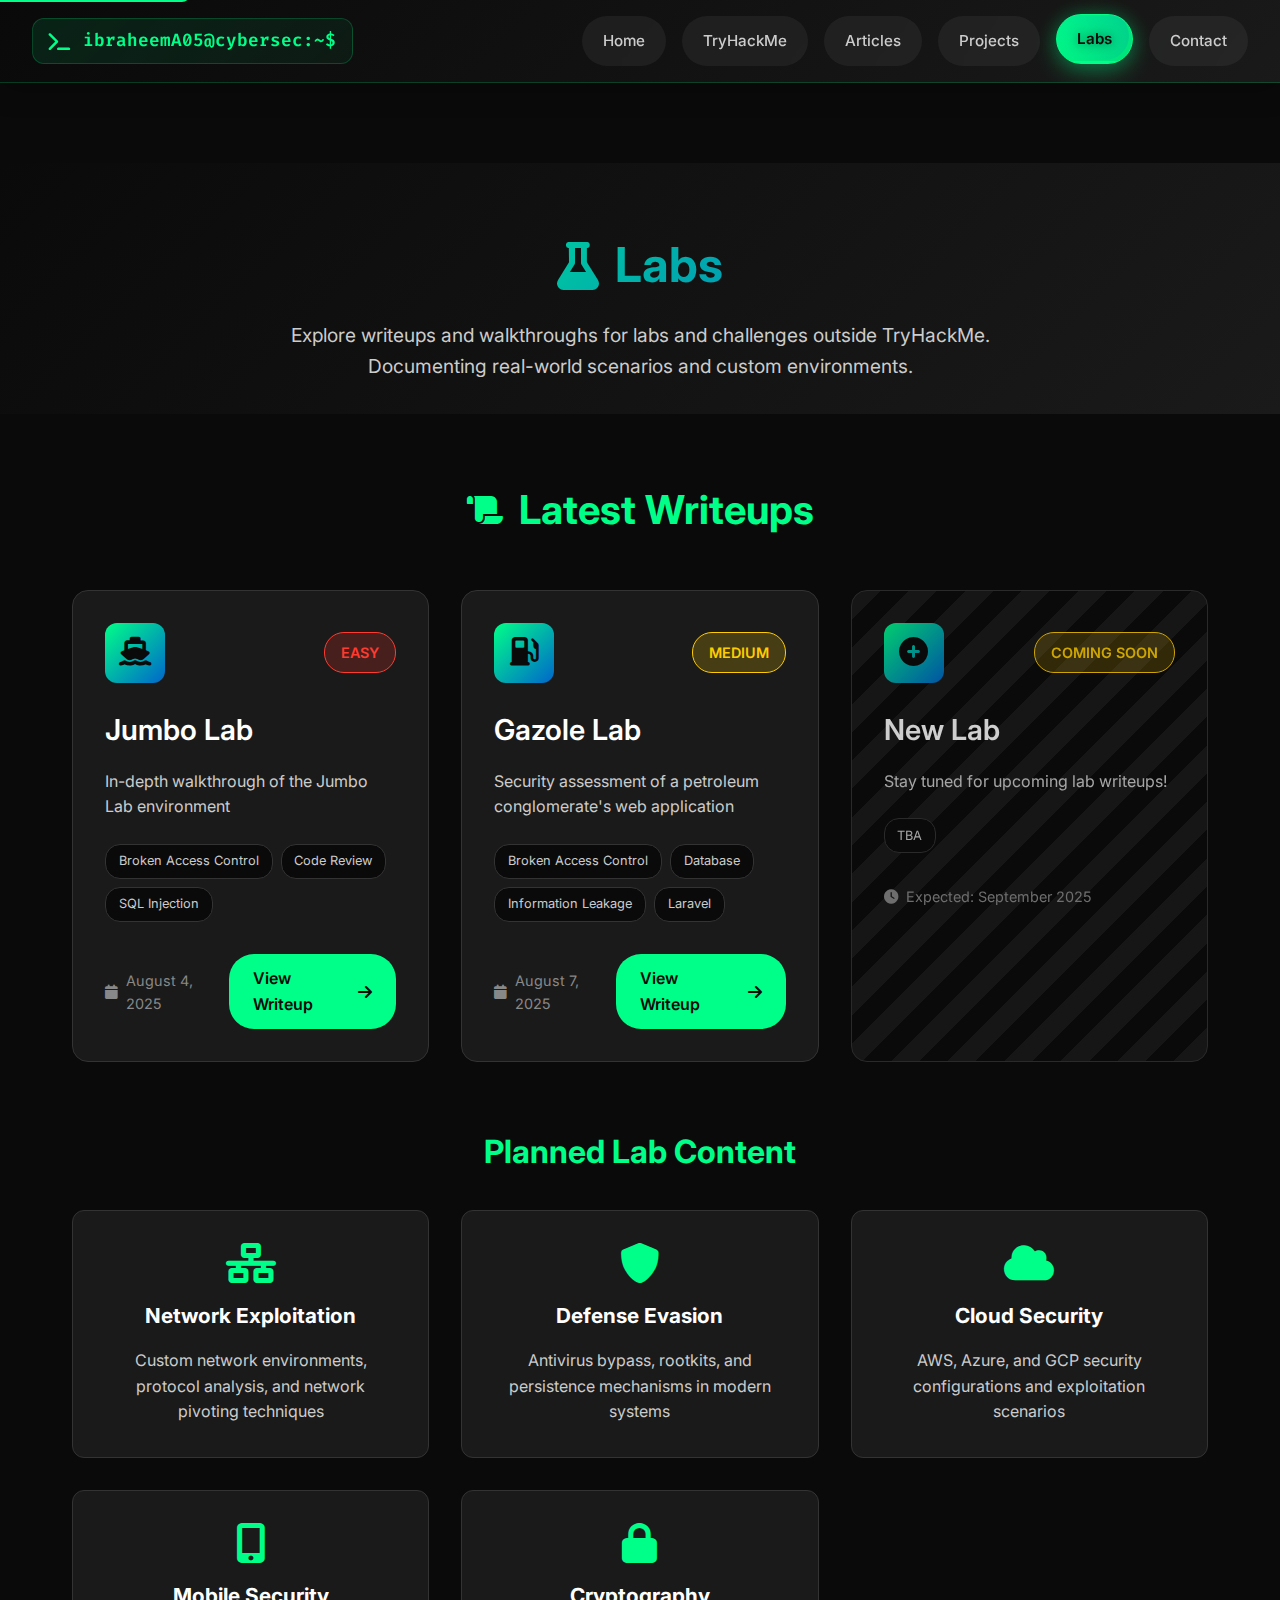
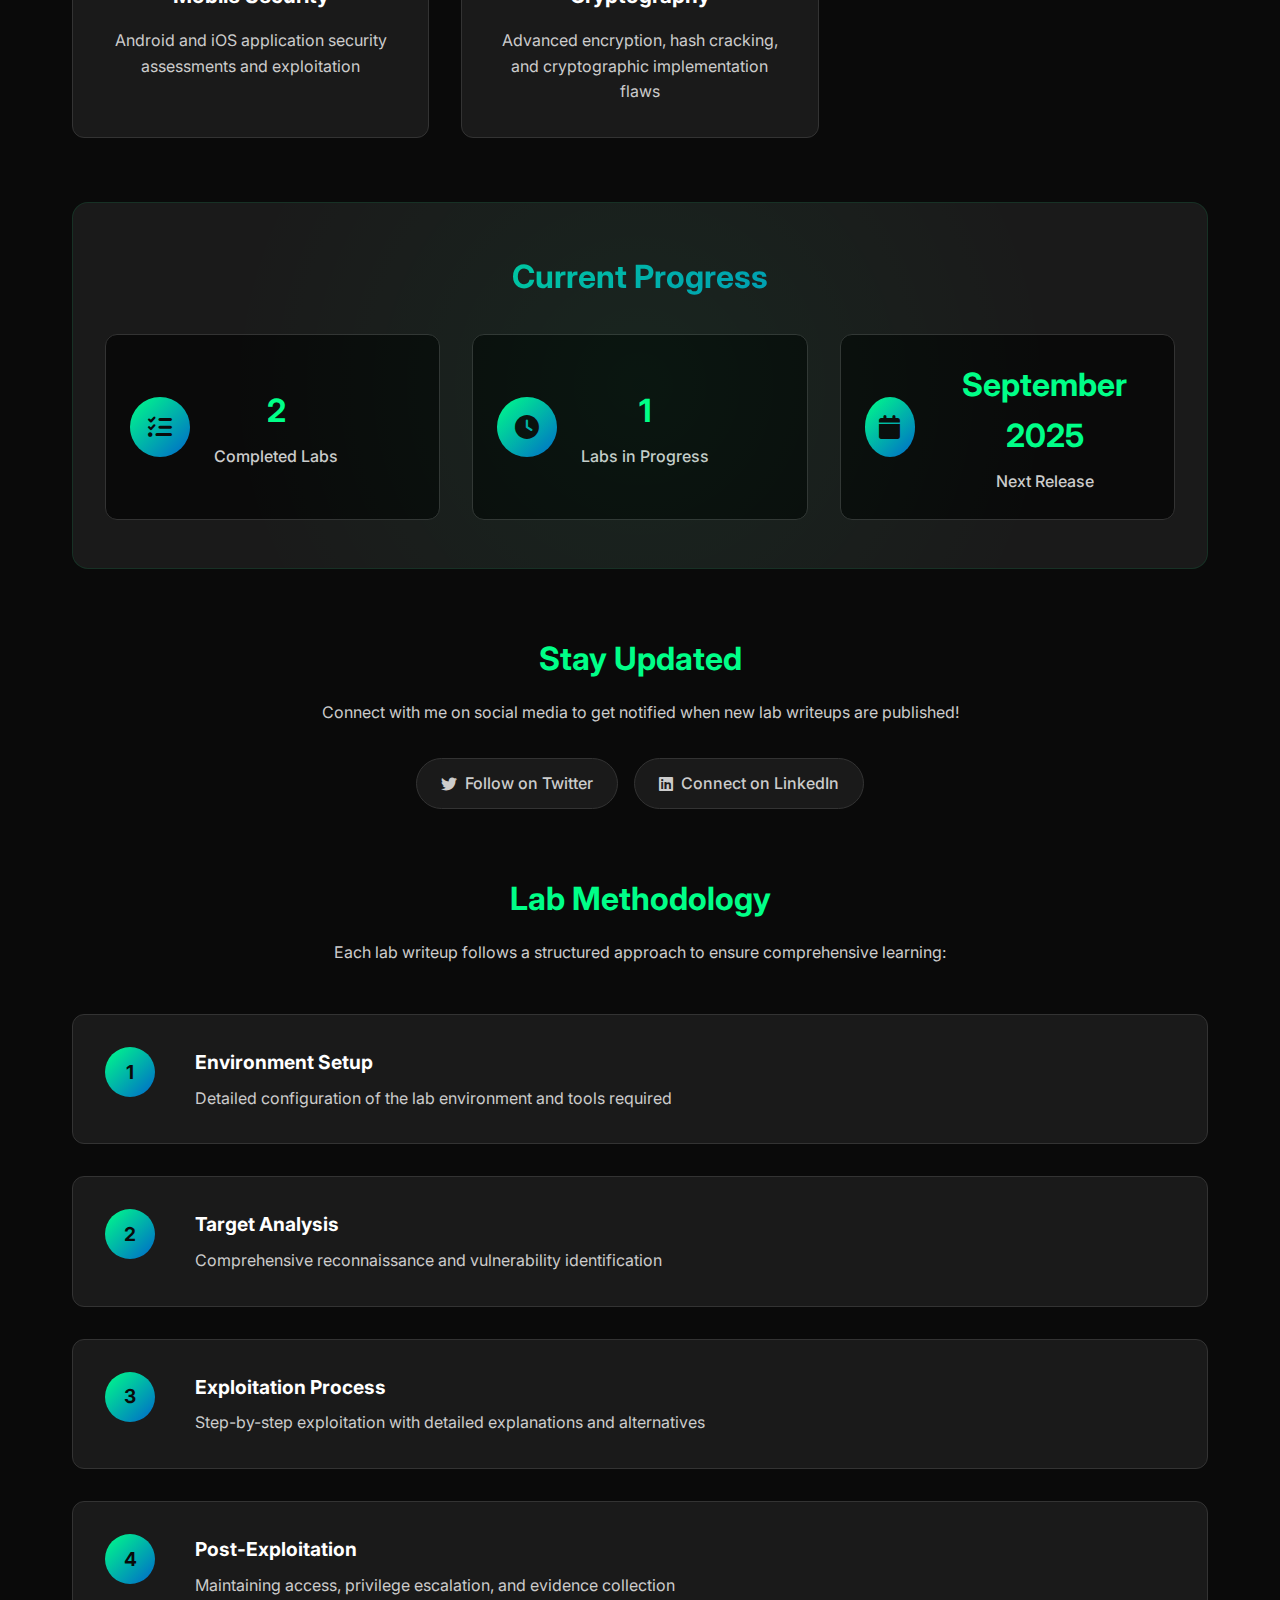
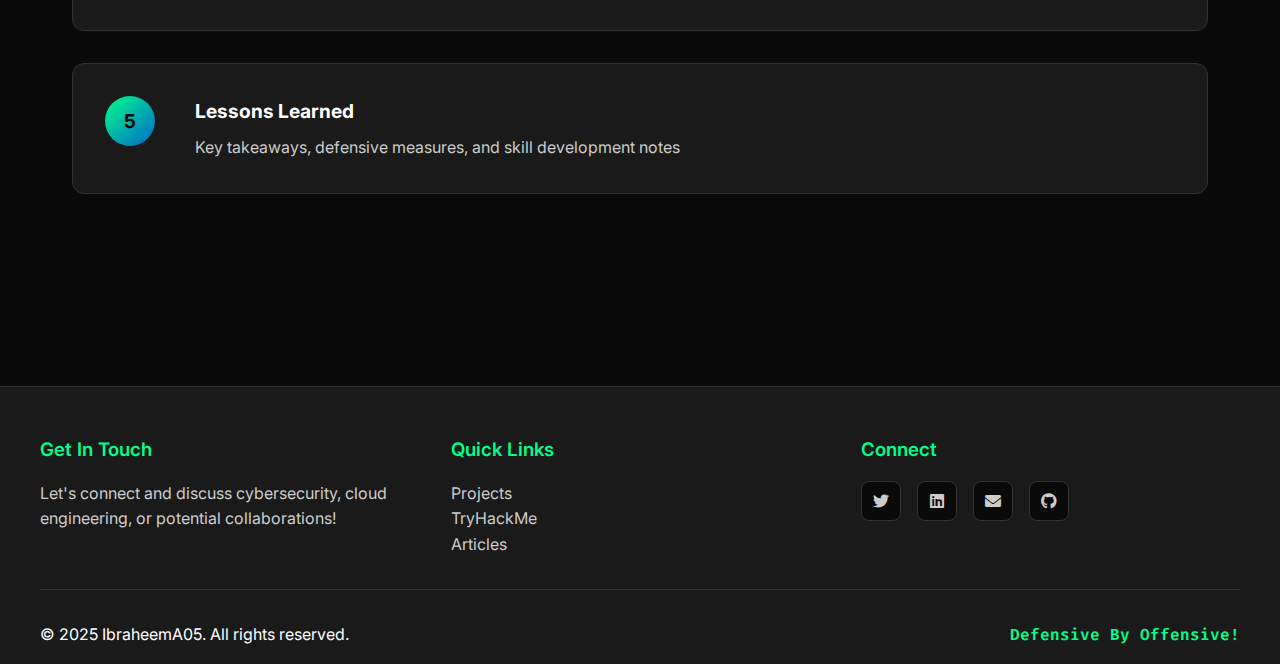
<file: posts/labs/index.html>
<!DOCTYPE html>
<html lang="en">
  <head>
    <!-- Primary Meta Tags -->
    <title>Labs | Ibraheem Ademiloye - Cyber Security Writeups</title>
    <meta name="title" content="Labs | Ibraheem Ademiloye - Cyber Security Writeups" />
    <meta
      name="description"
      content="Cybersecurity lab writeups and walkthroughs by Ibraheem Ademiloye. Documenting real-world scenarios, custom environments, and security research."
    />
    <meta name="keywords" content="cybersecurity labs, writeups, walkthroughs, security research, network exploitation, cloud security, ibraheem ademiloye" />
    <meta name="author" content="Ibraheem Ademiloye" />


    <!-- Theme Color -->
    <meta name="theme-color" content="#00ff88" />
    <meta name="msapplication-TileColor" content="#00ff88" />

    <!-- Canonical URL -->
    <link rel="canonical" href="https://ibraheema05.github.io/posts/labs/" />

    <!-- Favicon -->
    <link rel="icon" type="image/png" href="../../favicon.png" />

    <!-- Stylesheets -->
    <link rel="stylesheet" href="../../styles.css" />
    <link
      rel="stylesheet"
      href="https://cdnjs.cloudflare.com/ajax/libs/font-awesome/6.0.0/css/all.min.css"
    />
    <link
      href="https://fonts.googleapis.com/css2?family=Fira+Code:wght@300;400;500;600;700&family=Inter:wght@300;400;500;600;700&display=swap"
      rel="stylesheet"
    />
  </head>
  <body>
    <!-- Skip Navigation -->
    <a href="#main-content" class="skip-link">Skip to main content</a>

    <!-- Page Loader -->
    <div class="page-loader">
      <div class="loader-animation">
        <i class="fas fa-terminal" aria-hidden="true"></i>
        <p>Initializing Lab Systems...</p>
      </div>
    </div>

    <div class="container">
      <header class="header" role="banner">
        <div class="logo">
          <i class="fas fa-terminal" aria-hidden="true"></i>
          <span>ibraheemA05@cybersec:~$</span>
        </div>
        <button
          class="mobile-menu-toggle"
          id="mobileMenuToggle"
          aria-label="Toggle navigation menu"
          aria-expanded="false"
        >
          <span></span>
          <span></span>
          <span></span>
        </button>
        <nav class="nav" id="nav" role="navigation" aria-label="Main navigation">
          <a href="../../index.html" class="nav-link">Home</a>
          <a href="../tryhackme/index.html" class="nav-link">TryHackMe</a>
          <a href="../articles/index.html" class="nav-link">Articles</a>
          <a href="../projects/index.html" class="nav-link">Projects</a>
          <a href="index.html" class="nav-link active" aria-current="page">Labs</a>
          <a href="../../index.html#contact" class="nav-link">Contact</a>
        </nav>
      </header>
      <main class="main" id="main-content">
        <section class="page-header" style="padding-top: 4rem; padding-bottom: 2rem;">
          <div class="page-header-content">
            <h1 class="page-title">
              <i class="fas fa-flask"></i>
              Labs
            </h1>
            <p class="page-description">
              Explore writeups and walkthroughs for labs and challenges outside
              TryHackMe. Documenting real-world scenarios and custom
              environments.
            </p>
          </div>
        </section>
        <section class="labs-section">
          <div class="labs-content">
            <h2 class="section-title">
              <i class="fas fa-scroll"></i>
              Latest Writeups
            </h2>
            <div class="labs-grid">
              <div class="lab-card">
                <div class="lab-header">
                  <div class="lab-icon">
                    <i class="fas fa-ship"></i>
                  </div>
                  <div class="lab-badge difficulty-hard">Easy</div>
                </div>
                <h3 class="lab-title">Jumbo Lab</h3>
                <p class="lab-description">
                  In-depth walkthrough of the Jumbo Lab environment
                </p>
                <div class="lab-tags">
                  <span class="tag">Broken Access Control</span>
                  <span class="tag">Code Review</span>
                  <span class="tag">SQL Injection</span>
                </div>
                <div class="lab-footer">
                  <span class="lab-date">
                    <i class="fas fa-calendar"></i>
                    August 4, 2025
                  </span>
                  <a href="Jumbo.html" class="lab-link">
                    View Writeup <i class="fas fa-arrow-right"></i>
                  </a>
                </div>
              </div>
              
              <div class="lab-card">
                <div class="lab-header">
                  <div class="lab-icon">
                    <i class="fas fa-gas-pump"></i>
                  </div>
                  <div class="lab-badge difficulty-medium">Medium</div>
                </div>
                <h3 class="lab-title">Gazole Lab</h3>
                <p class="lab-description">
                  Security assessment of a petroleum conglomerate's web application
                </p>
                <div class="lab-tags">
                  <span class="tag">Broken Access Control</span>
                  <span class="tag">Database</span>
                  <span class="tag">Information Leakage</span>
                  <span class="tag">Laravel</span>
                </div>
                <div class="lab-footer">
                  <span class="lab-date">
                    <i class="fas fa-calendar"></i>
                    August 7, 2025
                  </span>
                  <a href="Gazole.html" class="lab-link">
                    View Writeup <i class="fas fa-arrow-right"></i>
                  </a>
                </div>
              </div>
              
              <div class="lab-card coming-soon">
                <div class="lab-header">
                  <div class="lab-icon">
                    <i class="fas fa-plus-circle"></i>
                  </div>
                  <div class="lab-badge status-soon">Coming Soon</div>
                </div>
                <h3 class="lab-title">New Lab</h3>
                <p class="lab-description">
                  Stay tuned for upcoming lab writeups!
                </p>
                <div class="lab-tags">
                  <span class="tag">TBA</span>
                </div>
                <div class="lab-footer">
                  <span class="lab-date">
                    <i class="fas fa-clock"></i>
                    Expected: September 2025
                  </span>
                </div>
              </div>
            </div>
            
            <div class="planned-content">
              <h3>Planned Lab Content</h3>
              <div class="content-categories">
                <div class="category-card">
                  <i class="fas fa-network-wired"></i>
                  <h4>Network Exploitation</h4>
                  <p>
                    Custom network environments, protocol analysis, and network
                    pivoting techniques
                  </p>
                </div>
                <div class="category-card">
                  <i class="fas fa-shield-alt"></i>
                  <h4>Defense Evasion</h4>
                  <p>
                    Antivirus bypass, rootkits, and persistence mechanisms in
                    modern systems
                  </p>
                </div>
                <div class="category-card">
                  <i class="fas fa-cloud"></i>
                  <h4>Cloud Security</h4>
                  <p>
                    AWS, Azure, and GCP security configurations and exploitation
                    scenarios
                  </p>
                </div>
                <div class="category-card">
                  <i class="fas fa-mobile-alt"></i>
                  <h4>Mobile Security</h4>
                  <p>
                    Android and iOS application security assessments and
                    exploitation
                  </p>
                </div>
                <div class="category-card">
                  <i class="fas fa-lock"></i>
                  <h4>Cryptography</h4>
                  <p>
                    Advanced encryption, hash cracking, and cryptographic
                    implementation flaws
                  </p>
                </div>
              </div>
            </div>
            <div class="progress-section">
              <h3>Current Progress</h3>
              <div class="progress-stats">
                <div class="stat-item">
                  <div class="stat-icon">
                    <i class="fas fa-tasks"></i>
                  </div>
                  <div class="stat-info">
                    <div class="stat-number">2</div>
                    <div class="stat-label">Completed Labs</div>
                  </div>
                </div>
                <div class="stat-item">
                  <div class="stat-icon">
                    <i class="fas fa-clock"></i>
                  </div>
                  <div class="stat-info">
                    <div class="stat-number">1</div>
                    <div class="stat-label">Labs in Progress</div>
                  </div>
                </div>
                <div class="stat-item">
                  <div class="stat-icon">
                    <i class="fas fa-calendar"></i>
                  </div>
                  <div class="stat-info">
                    <div class="stat-number">September 2025</div>
                    <div class="stat-label">Next Release</div>
                  </div>
                </div>
              </div>
            </div>
            <div class="notification-signup">
              <h3>Stay Updated</h3>
              <p>
                Connect with me on social media to get notified when new lab
                writeups are published!
              </p>
              <div class="social-links">
                <a
                  href="https://x.com/IbraheemA50"
                  target="_blank"
                  class="social-link"
                >
                  <i class="fab fa-twitter"></i>
                  <span>Follow on Twitter</span>
                </a>
                <a
                  href="https://www.linkedin.com/in/ademiloye-al-hanif-ibraheem-4b5a3027a/"
                  target="_blank"
                  class="social-link"
                >
                  <i class="fab fa-linkedin"></i>
                  <span>Connect on LinkedIn</span>
                </a>
              </div>
            </div>
            <div class="methodology-preview">
              <h3>Lab Methodology</h3>
              <p>
                Each lab writeup follows a structured approach to ensure
                comprehensive learning:
              </p>
              <div class="methodology-steps">
                <div class="method-step">
                  <div class="step-number">1</div>
                  <div class="step-content">
                    <h4>Environment Setup</h4>
                    <p>
                      Detailed configuration of the lab environment and tools
                      required
                    </p>
                  </div>
                </div>
                <div class="method-step">
                  <div class="step-number">2</div>
                  <div class="step-content">
                    <h4>Target Analysis</h4>
                    <p>
                      Comprehensive reconnaissance and vulnerability
                      identification
                    </p>
                  </div>
                </div>
                <div class="method-step">
                  <div class="step-number">3</div>
                  <div class="step-content">
                    <h4>Exploitation Process</h4>
                    <p>
                      Step-by-step exploitation with detailed explanations and
                      alternatives
                    </p>
                  </div>
                </div>
                <div class="method-step">
                  <div class="step-number">4</div>
                  <div class="step-content">
                    <h4>Post-Exploitation</h4>
                    <p>
                      Maintaining access, privilege escalation, and evidence
                      collection
                    </p>
                  </div>
                </div>
                <div class="method-step">
                  <div class="step-number">5</div>
                  <div class="step-content">
                    <h4>Lessons Learned</h4>
                    <p>
                      Key takeaways, defensive measures, and skill development
                      notes
                    </p>
                  </div>
                </div>
              </div>
            </div>
          </div>
        </section>
      </main>
      <footer class="footer" role="contentinfo">
        <div class="footer-content">
          <div class="footer-section">
            <h3>Get In Touch</h3>
            <p>
              Let's connect and discuss cybersecurity, cloud engineering, or
              potential collaborations!
            </p>
          </div>
          <div class="footer-section">
            <h3>Quick Links</h3>
            <ul class="footer-links">
              <li><a href="../projects/index.html">Projects</a></li>
              <li><a href="../tryhackme/index.html">TryHackMe</a></li>
              <li><a href="../articles/index.html">Articles</a></li>
            </ul>
          </div>
          <div class="footer-section">
            <h3>Connect</h3>
            <div class="footer-social">
              <a href="https://x.com/IbraheemA50" target="_blank" aria-label="Twitter"
                ><i class="fab fa-twitter"></i
              ></a>
              <a
                href="https://www.linkedin.com/in/ademiloye-al-hanif-ibraheem-4b5a3027a/"
                target="_blank"
                aria-label="LinkedIn"
                ><i class="fab fa-linkedin"></i
              ></a>
              <a href="mailto:binfin.binfin@gmail.com" aria-label="Email"
                ><i class="fas fa-envelope"></i
              ></a>
              <a href="https://github.com/IbraheemA05" target="_blank" aria-label="GitHub"
                ><i class="fab fa-github"></i
              ></a>
            </div>
          </div>
        </div>
        <div class="footer-bottom">
          <p>&copy; 2025 IbraheemA05. All rights reserved.</p>
          <p class="footer-motto">Defensive By Offensive!</p>
        </div>
      </footer>
    </div>
    <!-- Back to Top Button -->
    <button id="backToTop" class="back-to-top" aria-label="Back to top">
      <i class="fas fa-arrow-up" aria-hidden="true"></i>
    </button>
    <style>
      /* Labs section */
      .labs-section {
        padding: 4rem 2rem;
        max-width: 1200px;
        margin: 0 auto;
      }
      .labs-content {
        text-align: center;
      }
      .section-title {
        font-size: 2.5rem;
        color: var(--primary-color);
        margin-bottom: 3rem;
        display: flex;
        align-items: center;
        justify-content: center;
        gap: 1rem;
      }
      .labs-grid {
        display: grid;
        grid-template-columns: repeat(auto-fit, minmax(350px, 1fr));
        gap: 2rem;
        text-align: left;
      }
      .lab-card {
        background: var(--background-medium);
        border: 1px solid var(--border-color);
        border-radius: 16px;
        padding: 2rem;
        transition: all 0.3s ease;
        overflow: hidden;
      }
      .lab-card:hover {
        transform: translateY(-5px);
        box-shadow: 0 15px 40px rgba(0, 255, 136, 0.15);
        border-color: var(--primary-color);
      }
      .lab-card.coming-soon {
        opacity: 0.8;
        background: repeating-linear-gradient(
          135deg,
          var(--background-medium),
          var(--background-medium) 20px,
          var(--background-dark) 20px,
          var(--background-dark) 40px
        );
      }
      .lab-header {
        display: flex;
        justify-content: space-between;
        align-items: center;
        margin-bottom: 1.5rem;
      }
      .lab-icon {
        width: 60px;
        height: 60px;
        background: var(--gradient-primary);
        border-radius: 12px;
        display: flex;
        align-items: center;
        justify-content: center;
      }
      .lab-icon i {
        font-size: 1.8rem;
        color: var(--background-dark);
      }
      .lab-badge {
        padding: 0.5rem 1rem;
        border-radius: 20px;
        font-size: 0.9rem;
        font-weight: 600;
        text-transform: uppercase;
      }
      .difficulty-hard {
        background: rgba(255, 59, 48, 0.2);
        color: #ff3b30;
        border: 1px solid #ff3b30;
      }
      .difficulty-medium {
        background: rgba(255, 204, 0, 0.2);
        color: #ffcc00;
        border: 1px solid #ffcc00;
      }
      .status-soon {
        background: rgba(255, 204, 0, 0.2);
        color: #ffcc00;
        border: 1px solid #ffcc00;
      }
      .lab-title {
        font-size: 1.8rem;
        color: var(--text-primary);
        margin-bottom: 1rem;
        font-weight: 600;
      }
      .lab-description {
        color: var(--text-secondary);
        line-height: 1.6;
        margin-bottom: 1.5rem;
      }
      .lab-tags {
        display: flex;
        flex-wrap: wrap;
        gap: 0.5rem;
        margin-bottom: 2rem;
      }
      .tag {
        background: var(--background-dark);
        color: var(--text-secondary);
        padding: 0.4rem 0.8rem;
        border-radius: 15px;
        font-size: 0.8rem;
        border: 1px solid var(--border-color);
      }
      .lab-footer {
        display: flex;
        justify-content: space-between;
        align-items: center;
        margin-top: auto;
      }
      .lab-date {
        color: var(--text-muted);
        font-size: 0.9rem;
        display: flex;
        align-items: center;
        gap: 0.5rem;
      }
      .lab-link {
        background: var(--primary-color);
        color: var(--background-dark);
        padding: 0.75rem 1.5rem;
        border-radius: 25px;
        text-decoration: none;
        font-weight: 600;
        transition: all 0.3s ease;
        display: flex;
        align-items: center;
        gap: 0.5rem;
      }
      .lab-link:hover {
        background: var(--text-primary);
        transform: translateX(3px);
      }
      /* Page header styles */
      .page-header {
        padding: 6rem 2rem 4rem;
        background: var(--gradient-dark);
        text-align: center;
      }
      .page-header-content {
        max-width: 800px;
        margin: 0 auto;
      }
      .page-title {
        font-size: 3rem;
        font-weight: 700;
        margin-bottom: 1rem;
        display: flex;
        align-items: center;
        justify-content: center;
        gap: 1rem;
        background: var(--gradient-primary);
        -webkit-background-clip: text;
        -webkit-text-fill-color: transparent;
        background-clip: text;
      }
      .page-description {
        font-size: 1.2rem;
        color: var(--text-secondary);
        line-height: 1.6;
      }
      /* Planned content */
      .planned-content {
        margin: 4rem 0;
        text-align: left;
      }
      .planned-content h3 {
        font-size: 2rem;
        color: var(--primary-color);
        text-align: center;
        margin-bottom: 2rem;
      }
      .content-categories {
        display: grid;
        grid-template-columns: repeat(auto-fit, minmax(300px, 1fr));
        gap: 2rem;
      }
      .category-card {
        background: var(--background-medium);
        border: 1px solid var(--border-color);
        border-radius: 12px;
        padding: 2rem;
        text-align: center;
        transition: all 0.3s ease;
      }
      .category-card:hover {
        transform: translateY(-5px);
        box-shadow: 0 10px 30px rgba(0, 255, 136, 0.1);
        border-color: var(--primary-color);
      }
      .category-card i {
        font-size: 2.5rem;
        color: var(--primary-color);
        margin-bottom: 1rem;
      }
      .category-card h4 {
        color: var(--text-primary);
        margin-bottom: 1rem;
        font-size: 1.3rem;
      }
      .category-card p {
        color: var(--text-secondary);
        line-height: 1.6;
      }
      /* Progress section */
      .progress-section {
        margin: 4rem 0;
        background: var(--background-medium);
        border-radius: 16px;
        padding: 3rem 2rem;
      }
      .progress-section h3 {
        font-size: 2rem;
        color: var(--primary-color);
        text-align: center;
        margin-bottom: 2rem;
      }
      .progress-stats {
        display: grid;
        grid-template-columns: repeat(auto-fit, minmax(250px, 1fr));
        gap: 2rem;
      }
      .stat-item {
        display: flex;
        align-items: center;
        gap: 1.5rem;
        background: var(--background-dark);
        border: 1px solid var(--border-color);
        border-radius: 12px;
        padding: 1.5rem;
      }
      .stat-icon {
        width: 60px;
        height: 60px;
        background: var(--gradient-primary);
        border-radius: 50%;
        display: flex;
        align-items: center;
        justify-content: center;
      }
      .stat-icon i {
        font-size: 1.5rem;
        color: var(--background-dark);
      }
      .stat-number {
        font-size: 2rem;
        font-weight: 700;
        color: var(--primary-color);
      }
      .stat-label {
        color: var(--text-secondary);
        font-weight: 500;
      }
      /* Notification signup */
      .notification-signup {
        margin: 4rem 0;
        text-align: center;
      }
      .notification-signup h3 {
        font-size: 2rem;
        color: var(--primary-color);
        margin-bottom: 1rem;
      }
      .notification-signup p {
        color: var(--text-secondary);
        margin-bottom: 2rem;
      }
      .social-links {
        display: flex;
        gap: 1rem;
        justify-content: center;
        flex-wrap: wrap;
      }
      .social-link {
        display: flex;
        align-items: center;
        gap: 0.5rem;
        padding: 0.75rem 1.5rem;
        background: var(--background-medium);
        border: 1px solid var(--border-color);
        border-radius: 50px;
        color: var(--text-secondary);
        text-decoration: none;
        transition: all 0.3s ease;
        font-weight: 500;
      }
      .social-link:hover {
        background: var(--primary-color);
        color: var(--background-dark);
        transform: translateY(-2px);
        box-shadow: 0 5px 15px var(--shadow-color);
      }
      /* Methodology preview */
      .methodology-preview {
        margin: 4rem 0;
        text-align: left;
      }
      .methodology-preview h3 {
        font-size: 2rem;
        color: var(--primary-color);
        text-align: center;
        margin-bottom: 1rem;
      }
      .methodology-preview > p {
        text-align: center;
        color: var(--text-secondary);
        margin-bottom: 3rem;
      }
      .methodology-steps {
        display: flex;
        flex-direction: column;
        gap: 2rem;
      }
      .method-step {
        display: flex;
        align-items: flex-start;
        gap: 1.5rem;
        background: var(--background-medium);
        border: 1px solid var(--border-color);
        border-radius: 12px;
        padding: 2rem;
        transition: all 0.3s ease;
      }
      .method-step:hover {
        border-color: var(--primary-color);
        transform: translateX(5px);
      }
      .step-number {
        width: 50px;
        height: 50px;
        background: var(--gradient-primary);
        color: var(--background-dark);
        border-radius: 50%;
        display: flex;
        align-items: center;
        justify-content: center;
        font-weight: bold;
        font-size: 1.2rem;
        flex-shrink: 0;
      }
      .step-content h4 {
        color: var(--text-primary);
        margin-bottom: 0.5rem;
        font-size: 1.2rem;
      }
      .step-content p {
        color: var(--text-secondary);
        line-height: 1.6;
        margin: 0;
      }
      /* Animations */
      @keyframes pulse {
        0% {
          transform: scale(1);
        }
        50% {
          transform: scale(1.1);
        }
        100% {
          transform: scale(1);
        }
      }
      /* Responsive design */
      @media (max-width: 768px) {
        .page-title {
          font-size: 2.5rem;
          flex-direction: column;
          gap: 0.5rem;
        }
        .content-categories {
          grid-template-columns: 1fr;
        }
        .progress-stats {
          grid-template-columns: 1fr;
        }
        .stat-item {
          flex-direction: column;
          text-align: center;
        }
        .social-links {
          flex-direction: column;
          align-items: center;
        }
        .method-step {
          flex-direction: column;
          text-align: center;
        }
      }
    </style>
    <script src="../../script.js"></script>
  </body>
</html>
</file>
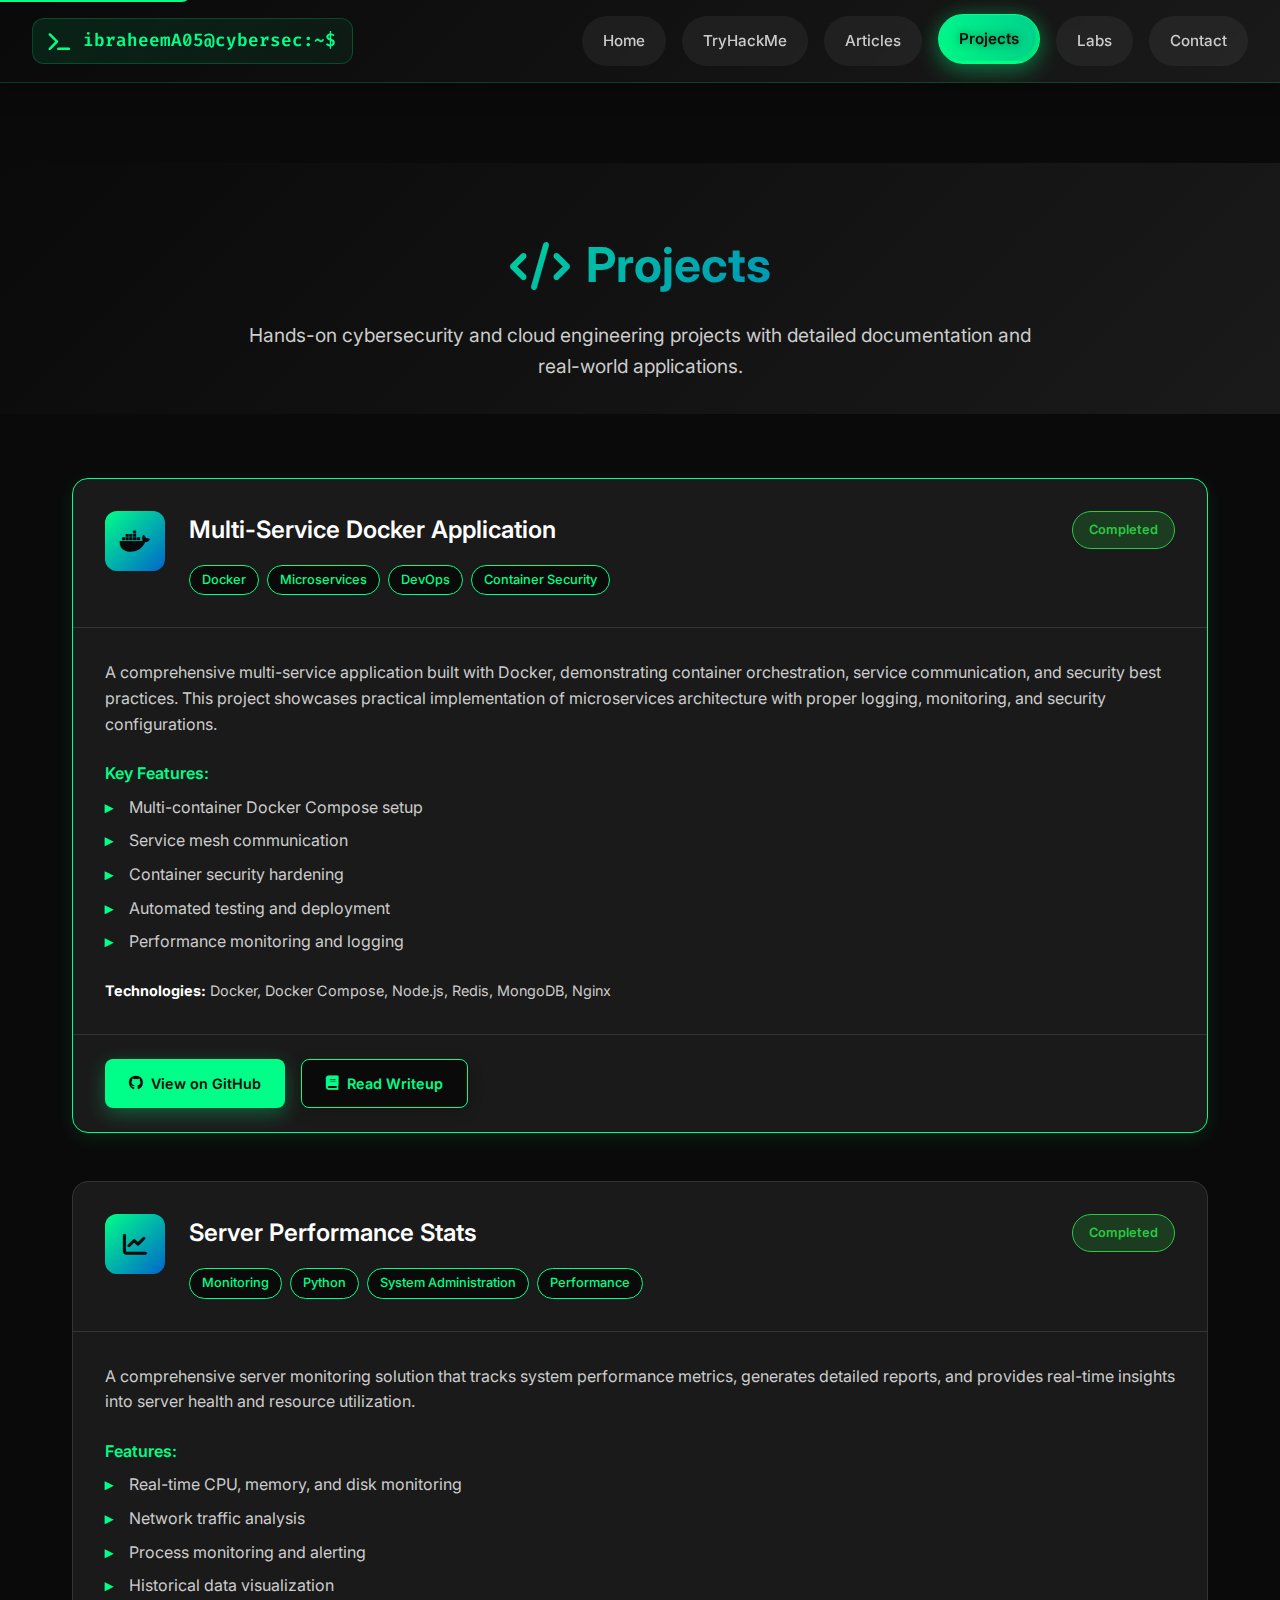
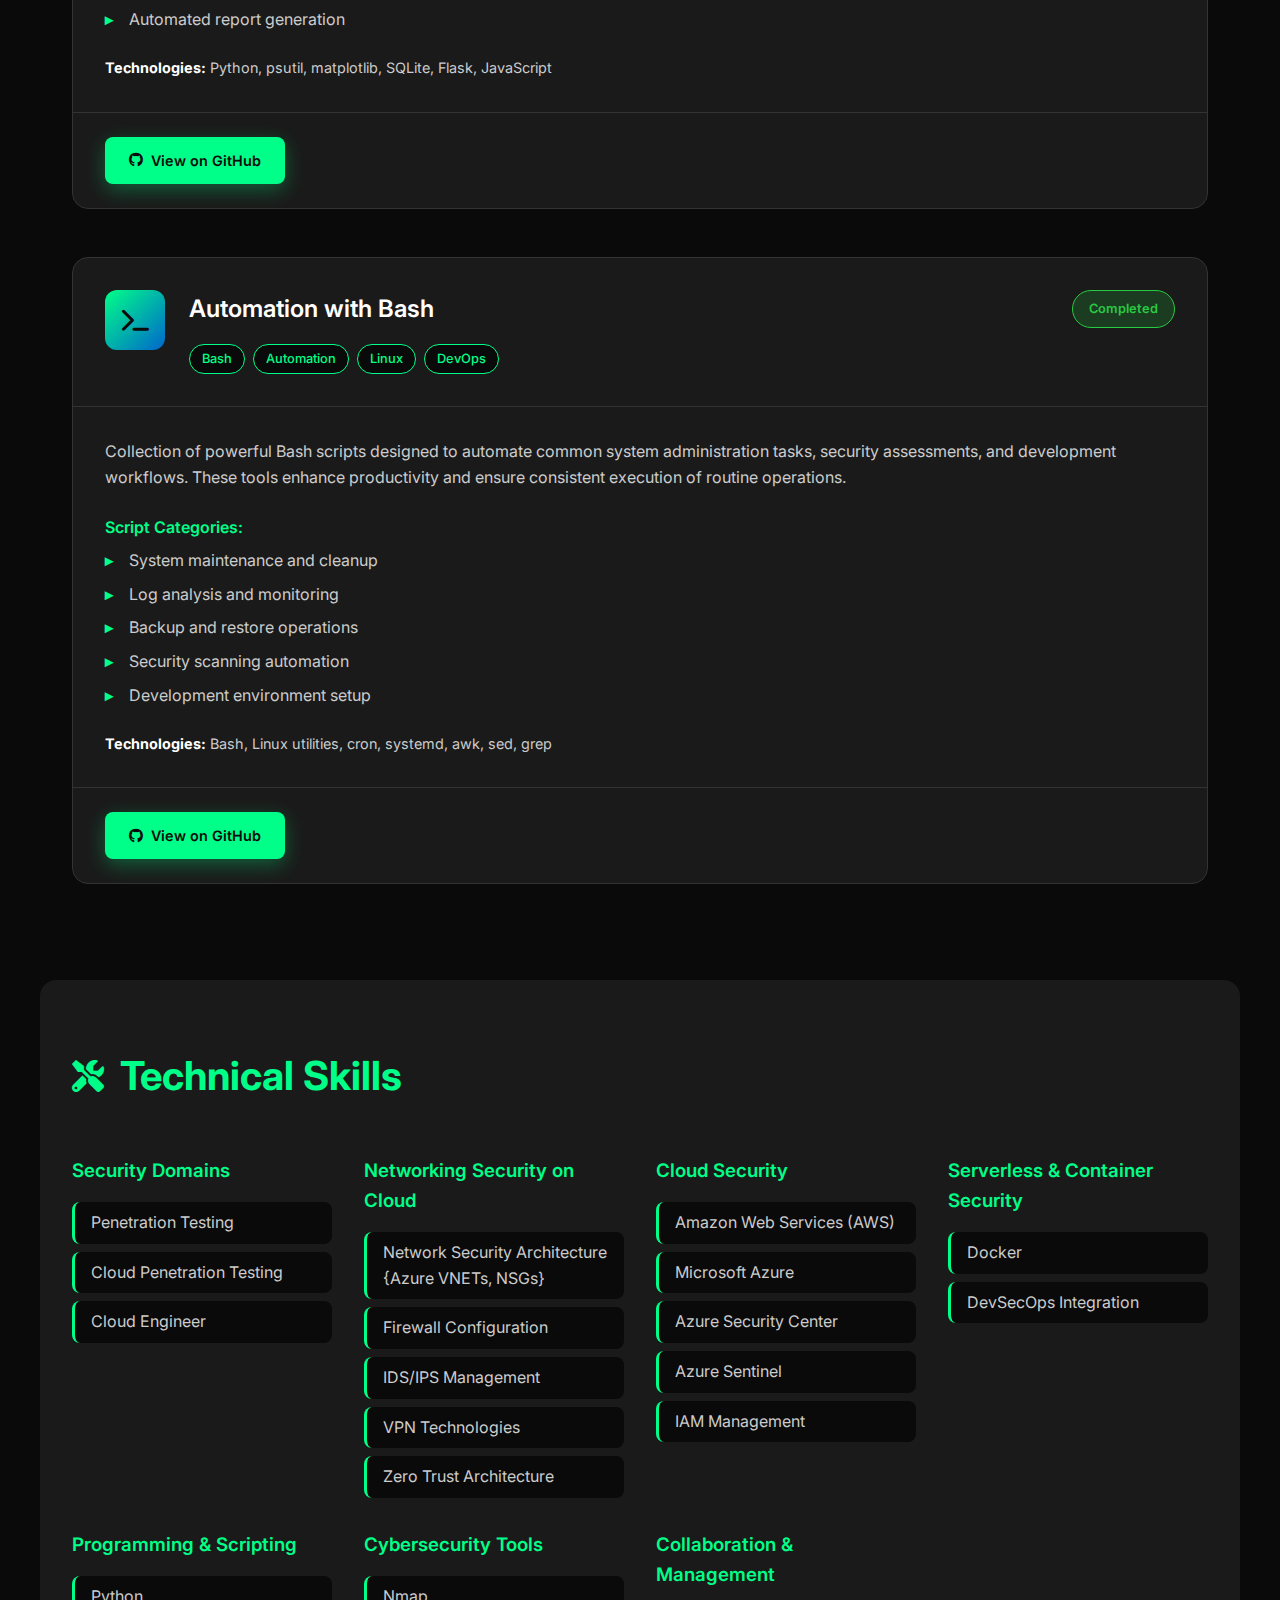
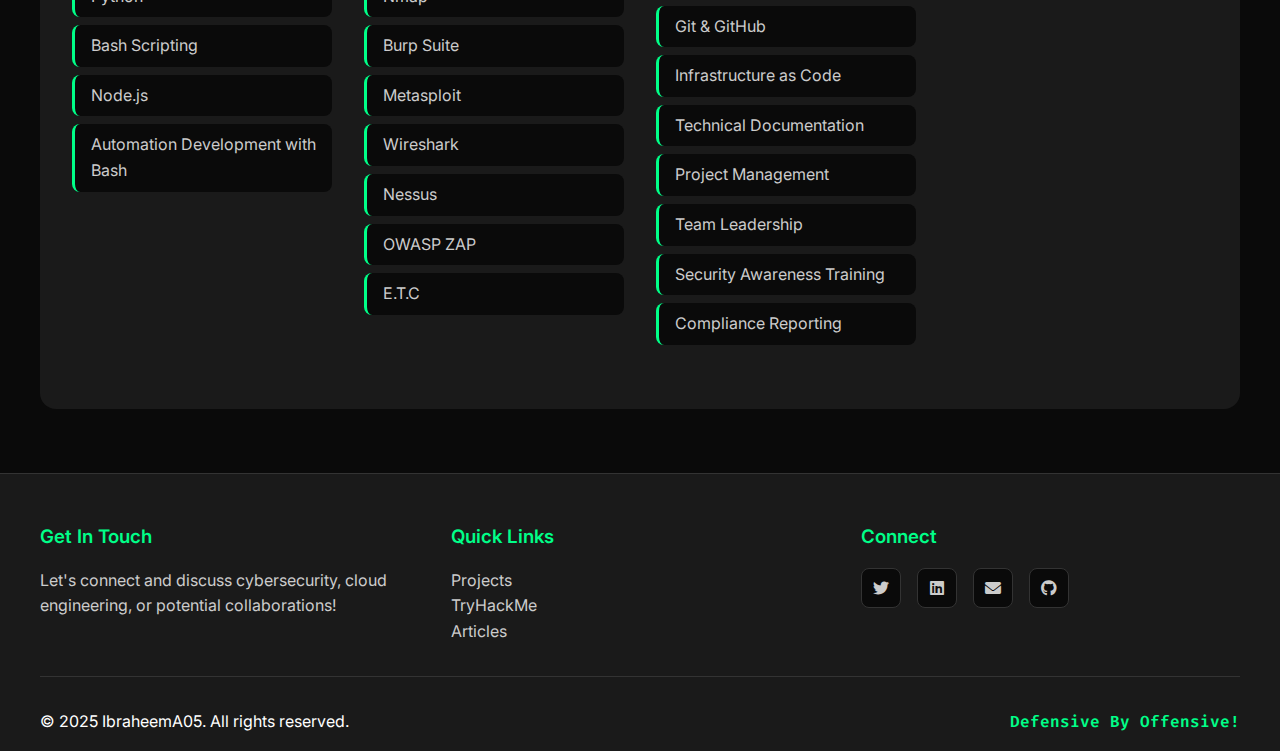
<file: posts/projects/index.html>
<!DOCTYPE html>
<html lang="en">
  <head>
    <!-- Primary Meta Tags -->
    <title>Projects | Ibraheem Ademiloye - Cyber Security & Cloud Projects</title>
    <meta name="title" content="Projects | Ibraheem Ademiloye - Cyber Security & Cloud Projects" />
    <meta
      name="description"
      content="Portfolio of cybersecurity and cloud engineering projects by Ibraheem Ademiloye. Featuring Docker, monitoring solutions, and automation tools."
    />
    <meta name="keywords" content="cybersecurity projects, cloud engineering, docker, python, bash automation, systems monitoring, ibraheem ademiloye" />
    <meta name="author" content="Ibraheem Ademiloye" />


    <!-- Theme Color -->
    <meta name="theme-color" content="#00ff88" />
    <meta name="msapplication-TileColor" content="#00ff88" />

    <!-- Canonical URL -->
    <link rel="canonical" href="https://ibraheema05.github.io/posts/projects/" />

    <!-- Favicon -->
    <link rel="icon" type="image/png" href="../../favicon.png" />

    <!-- Stylesheets -->
    <link rel="stylesheet" href="../../styles.css" />
    <link
      rel="stylesheet"
      href="https://cdnjs.cloudflare.com/ajax/libs/font-awesome/6.0.0/css/all.min.css"
    />
    <link
      href="https://fonts.googleapis.com/css2?family=Fira+Code:wght@300;400;500;600;700&family=Inter:wght@300;400;500;600;700&display=swap"
      rel="stylesheet"
    />
  </head>
  <body>
    <!-- Skip Navigation -->
    <a href="#main-content" class="skip-link">Skip to main content</a>

    <!-- Page Loader -->
    <div class="page-loader">
      <div class="loader-animation">
        <i class="fas fa-terminal" aria-hidden="true"></i>
        <p>Mounting Project Files...</p>
      </div>
    </div>

    <div class="container">
      <header class="header" role="banner">
        <div class="logo">
          <i class="fas fa-terminal" aria-hidden="true"></i>
          <span>ibraheemA05@cybersec:~$</span>
        </div>
        <button
          class="mobile-menu-toggle"
          id="mobileMenuToggle"
          aria-label="Toggle navigation menu"
          aria-expanded="false"
        >
          <span></span>
          <span></span>
          <span></span>
        </button>
        <nav class="nav" id="nav" role="navigation" aria-label="Main navigation">
          <a href="../../index.html" class="nav-link">Home</a>
          <a href="../tryhackme/index.html" class="nav-link">TryHackMe</a>
          <a href="../articles/index.html" class="nav-link">Articles</a>
          <a href="index.html" class="nav-link active" aria-current="page">Projects</a>
          <a href="../labs/index.html" class="nav-link">Labs</a>
          <a href="../../index.html#contact" class="nav-link">Contact</a>
        </nav>
      </header>

      <main class="main" id="main-content">
        <section class="page-header" style="padding-top: 4rem; padding-bottom: 2rem;">
          <div class="page-header-content">
            <h1 class="page-title">
              <i class="fas fa-code"></i>
              Projects
            </h1>
            <p class="page-description">
              Hands-on cybersecurity and cloud engineering projects with
              detailed documentation and real-world applications.
            </p>
          </div>
        </section>

        <section class="projects-section">
          <div class="projects-container">
            <!-- Multi-Service Docker Application -->
            <div class="project-card featured">
              <div class="project-header">
                <div class="project-icon">
                  <i class="fab fa-docker"></i>
                </div>
                <div class="project-meta">
                  <h3 class="project-title">
                    Multi-Service Docker Application
                  </h3>
                  <div class="project-tags">
                    <span class="tag">Docker</span>
                    <span class="tag">Microservices</span>
                    <span class="tag">DevOps</span>
                    <span class="tag">Container Security</span>
                  </div>
                </div>
                <div class="project-status">
                  <span class="status-badge completed">Completed</span>
                </div>
              </div>

              <div class="project-content">
                <p class="project-description">
                  A comprehensive multi-service application built with Docker,
                  demonstrating container orchestration, service communication,
                  and security best practices. This project showcases practical
                  implementation of microservices architecture with proper
                  logging, monitoring, and security configurations.
                </p>

                <div class="project-highlights">
                  <h4>Key Features:</h4>
                  <ul>
                    <li>Multi-container Docker Compose setup</li>
                    <li>Service mesh communication</li>
                    <li>Container security hardening</li>
                    <li>Automated testing and deployment</li>
                    <li>Performance monitoring and logging</li>
                  </ul>
                </div>

                <div class="project-tech">
                  <strong>Technologies:</strong> Docker, Docker Compose,
                  Node.js, Redis, MongoDB, Nginx
                </div>
              </div>

              <div class="project-actions">
                <a
                  href="https://github.com/IbraheemA05/Multi-Service-Docker-Application"
                  target="_blank"
                  class="btn btn-primary"
                >
                  <i class="fab fa-github"></i>
                  View on GitHub
                </a>
                <a href="multi-service-writeup.html" class="btn btn-secondary">
                  <i class="fas fa-book"></i>
                  Read Writeup
                </a>
              </div>
            </div>

            <!-- Server Performance Stats -->
            <div class="project-card">
              <div class="project-header">
                <div class="project-icon">
                  <i class="fas fa-chart-line"></i>
                </div>
                <div class="project-meta">
                  <h3 class="project-title">Server Performance Stats</h3>
                  <div class="project-tags">
                    <span class="tag">Monitoring</span>
                    <span class="tag">Python</span>
                    <span class="tag">System Administration</span>
                    <span class="tag">Performance</span>
                  </div>
                </div>
                <div class="project-status">
                  <span class="status-badge completed">Completed</span>
                </div>
              </div>

              <div class="project-content">
                <p class="project-description">
                  A comprehensive server monitoring solution that tracks system
                  performance metrics, generates detailed reports, and provides
                  real-time insights into server health and resource
                  utilization.
                </p>

                <div class="project-highlights">
                  <h4>Features:</h4>
                  <ul>
                    <li>Real-time CPU, memory, and disk monitoring</li>
                    <li>Network traffic analysis</li>
                    <li>Process monitoring and alerting</li>
                    <li>Historical data visualization</li>
                    <li>Automated report generation</li>
                  </ul>
                </div>

                <div class="project-tech">
                  <strong>Technologies:</strong> Python, psutil, matplotlib,
                  SQLite, Flask, JavaScript
                </div>
              </div>

              <div class="project-actions">
                <a
                  href="https://github.com/IbraheemA05/Server-Performance-Stats"
                  target="_blank"
                  class="btn btn-primary"
                >
                  <i class="fab fa-github"></i>
                  View on GitHub
                </a>
              </div>
            </div>

            <!-- Bash Automation Tools -->
            <div class="project-card">
              <div class="project-header">
                <div class="project-icon">
                  <i class="fas fa-terminal"></i>
                </div>
                <div class="project-meta">
                  <h3 class="project-title">Automation with Bash</h3>
                  <div class="project-tags">
                    <span class="tag">Bash</span>
                    <span class="tag">Automation</span>
                    <span class="tag">Linux</span>
                    <span class="tag">DevOps</span>
                  </div>
                </div>
                <div class="project-status">
                  <span class="status-badge completed">Completed</span>
                </div>
              </div>

              <div class="project-content">
                <p class="project-description">
                  Collection of powerful Bash scripts designed to automate
                  common system administration tasks, security assessments, and
                  development workflows. These tools enhance productivity and
                  ensure consistent execution of routine operations.
                </p>

                <div class="project-highlights">
                  <h4>Script Categories:</h4>
                  <ul>
                    <li>System maintenance and cleanup</li>
                    <li>Log analysis and monitoring</li>
                    <li>Backup and restore operations</li>
                    <li>Security scanning automation</li>
                    <li>Development environment setup</li>
                  </ul>
                </div>

                <div class="project-tech">
                  <strong>Technologies:</strong> Bash, Linux utilities, cron,
                  systemd, awk, sed, grep
                </div>
              </div>

              <div class="project-actions">
                <a
                  href="https://github.com/IbraheemA05/bash-automation-tools"
                  target="_blank"
                  class="btn btn-primary"
                >
                  <i class="fab fa-github"></i>
                  View on GitHub
                </a>
              </div>
            </div>
          </div>
        </section>

        <section class="skills-section">
          <h2 class="section-title">
            <i class="fas fa-tools"></i>
            Technical Skills
          </h2>

          <div class="skills-grid">
            <div class="skill-category">
              <h3>Security Domains</h3>
              <div class="skills-list">
                <span class="skill">Penetration Testing</span>
                <span class="skill">Cloud Penetration Testing</span>
                <span class="skill">Cloud Engineer</span>
              </div>
            </div>

            <div class="skill-category">
              <h3>Networking Security on Cloud</h3>
              <div class="skills-list">
                <span class="skill"
                  >Network Security Architecture {Azure VNETs, NSGs}</span
                >
                <span class="skill">Firewall Configuration</span>
                <span class="skill">IDS/IPS Management</span>
                <span class="skill">VPN Technologies</span>
                <span class="skill">Zero Trust Architecture</span>
              </div>
            </div>

            <div class="skill-category">
              <h3>Cloud Security</h3>
              <div class="skills-list">
                <span class="skill">Amazon Web Services (AWS)</span>
                <span class="skill">Microsoft Azure</span>
                <span class="skill">Azure Security Center</span>
                <span class="skill">Azure Sentinel</span>
                <span class="skill">IAM Management</span>
              </div>
            </div>

            <div class="skill-category">
              <h3>Serverless & Container Security</h3>
              <div class="skills-list">
                <span class="skill">Docker</span>
                <span class="skill">DevSecOps Integration</span>
              </div>
            </div>

            <div class="skill-category">
              <h3>Programming & Scripting</h3>
              <div class="skills-list">
                <span class="skill">Python</span>
                <span class="skill">Bash Scripting</span>
                <span class="skill">Node.js</span>
                <span class="skill">Automation Development with Bash</span>
              </div>
            </div>

            <div class="skill-category">
              <h3>Cybersecurity Tools</h3>
              <div class="skills-list">
                <span class="skill">Nmap</span>
                <span class="skill">Burp Suite</span>
                <span class="skill">Metasploit</span>
                <span class="skill">Wireshark</span>
                <span class="skill">Nessus</span>
                <span class="skill">OWASP ZAP</span>
                <span class="skill">E.T.C</span>
              </div>
            </div>

            <div class="skill-category">
              <h3>Collaboration & Management</h3>
              <div class="skills-list">
                <span class="skill">Git & GitHub</span>
                <span class="skill">Infrastructure as Code</span>
                <span class="skill">Technical Documentation</span>
                <span class="skill">Project Management</span>
                <span class="skill">Team Leadership</span>
                <span class="skill">Security Awareness Training</span>
                <span class="skill">Compliance Reporting</span>
              </div>
            </div>
          </div>
        </section>
      </main>

      <footer class="footer" role="contentinfo">
        <div class="footer-content">
          <div class="footer-section">
            <h3>Get In Touch</h3>
            <p>
              Let's connect and discuss cybersecurity, cloud engineering, or
              potential collaborations!
            </p>
          </div>

          <div class="footer-section">
            <h3>Quick Links</h3>
            <ul class="footer-links">
              <li><a href="index.html">Projects</a></li>
              <li><a href="../tryhackme/index.html">TryHackMe</a></li>
              <li><a href="../articles/index.html">Articles</a></li>
            </ul>
          </div>

          <div class="footer-section">
            <h3>Connect</h3>
            <div class="footer-social">
              <a href="https://x.com/IbraheemA50" target="_blank" aria-label="Twitter"
                ><i class="fab fa-twitter"></i
              ></a>
              <a
                href="https://www.linkedin.com/in/ademiloye-al-hanif-ibraheem-4b5a3027a/"
                target="_blank"
                aria-label="LinkedIn"
                ><i class="fab fa-linkedin"></i
              ></a>
              <a href="mailto:binfin.binfin@gmail.com" aria-label="Email"
                ><i class="fas fa-envelope"></i
              ></a>
              <a href="https://github.com/IbraheemA05" target="_blank" aria-label="GitHub"
                ><i class="fab fa-github"></i
              ></a>
            </div>
          </div>
        </div>

        <div class="footer-bottom">
          <p>&copy; 2025 IbraheemA05. All rights reserved.</p>
          <p class="footer-motto">Defensive By Offensive!</p>
        </div>
      </footer>
    </div>

    <!-- Back to Top Button -->
    <button id="backToTop" class="back-to-top" aria-label="Back to top">
      <i class="fas fa-arrow-up" aria-hidden="true"></i>
    </button>

    <style>
      /* Additional styles for projects page */
      .page-header {
        padding: 6rem 2rem 4rem;
        background: var(--gradient-dark);
        text-align: center;
      }

      .page-header-content {
        max-width: 800px;
        margin: 0 auto;
      }

      .page-title {
        font-size: 3rem;
        font-weight: 700;
        margin-bottom: 1rem;
        display: flex;
        align-items: center;
        justify-content: center;
        gap: 1rem;
        background: var(--gradient-primary);
        -webkit-background-clip: text;
        -webkit-text-fill-color: transparent;
        background-clip: text;
      }

      .page-description {
        font-size: 1.2rem;
        color: var(--text-secondary);
        line-height: 1.6;
      }

      .projects-section {
        padding: 4rem 2rem;
        max-width: 1200px;
        margin: 0 auto;
      }

      .projects-container {
        display: flex;
        flex-direction: column;
        gap: 3rem;
      }

      .project-card {
        background: var(--background-medium);
        border: 1px solid var(--border-color);
        border-radius: 16px;
        overflow: hidden;
        transition: all 0.3s ease;
        position: relative;
      }

      .project-card.featured {
        border-color: var(--primary-color);
        box-shadow: 0 5px 20px rgba(0, 255, 136, 0.1);
      }

      .project-card:hover {
        transform: translateY(-3px);
        box-shadow: 0 10px 30px rgba(0, 255, 136, 0.15);
      }

      .project-header {
        display: flex;
        align-items: flex-start;
        gap: 1.5rem;
        padding: 2rem;
        border-bottom: 1px solid var(--border-color);
      }

      .project-icon {
        width: 60px;
        height: 60px;
        background: var(--gradient-primary);
        border-radius: 12px;
        display: flex;
        align-items: center;
        justify-content: center;
        flex-shrink: 0;
      }

      .project-icon i {
        font-size: 1.5rem;
        color: var(--background-dark);
      }

      .project-meta {
        flex: 1;
      }

      .project-title {
        font-size: 1.5rem;
        font-weight: 600;
        margin-bottom: 1rem;
        color: var(--text-primary);
      }

      .project-tags {
        display: flex;
        flex-wrap: wrap;
        gap: 0.5rem;
      }

      .tag {
        background: var(--background-dark);
        color: var(--primary-color);
        padding: 0.25rem 0.75rem;
        border-radius: 20px;
        font-size: 0.8rem;
        font-weight: 500;
        border: 1px solid var(--primary-color);
      }

      .project-status {
        display: flex;
        align-items: flex-start;
      }

      .status-badge {
        padding: 0.5rem 1rem;
        border-radius: 20px;
        font-size: 0.8rem;
        font-weight: 600;
      }

      .status-badge.completed {
        background: rgba(40, 202, 66, 0.2);
        color: #28ca42;
        border: 1px solid #28ca42;
      }

      .project-content {
        padding: 2rem;
      }

      .project-description {
        font-size: 1rem;
        color: var(--text-secondary);
        line-height: 1.6;
        margin-bottom: 1.5rem;
      }

      .project-highlights {
        margin-bottom: 1.5rem;
      }

      .project-highlights h4 {
        color: var(--primary-color);
        margin-bottom: 0.5rem;
        font-weight: 600;
      }

      .project-highlights ul {
        list-style: none;
        padding-left: 0;
      }

      .project-highlights li {
        color: var(--text-secondary);
        margin-bottom: 0.5rem;
        padding-left: 1.5rem;
        position: relative;
      }

      .project-highlights li::before {
        content: "▸";
        color: var(--primary-color);
        position: absolute;
        left: 0;
        font-weight: bold;
      }

      .project-tech {
        color: var(--text-secondary);
        font-size: 0.9rem;
      }

      .project-tech strong {
        color: var(--text-primary);
      }

      .project-actions {
        padding: 1.5rem 2rem;
        border-top: 1px solid var(--border-color);
        display: flex;
        gap: 1rem;
        flex-wrap: wrap;
      }

      .btn {
        display: inline-flex;
        align-items: center;
        gap: 0.5rem;
        padding: 0.75rem 1.5rem;
        border: none;
        border-radius: 8px;
        text-decoration: none;
        font-weight: 600;
        font-size: 0.9rem;
        transition: all 0.3s ease;
        cursor: pointer;
      }

      .btn-primary {
        background: var(--primary-color);
        color: var(--background-dark);
      }

      .btn-primary:hover {
        background: #00e07a;
        transform: translateY(-2px);
      }

      .btn-secondary {
        background: var(--background-dark);
        color: var(--primary-color);
        border: 1px solid var(--primary-color);
      }

      .btn-secondary:hover {
        background: var(--primary-color);
        color: var(--background-dark);
      }

      .btn.disabled {
        opacity: 0.5;
        cursor: not-allowed;
        pointer-events: none;
      }

      .skills-section {
        padding: 4rem 2rem;
        max-width: 1200px;
        margin: 0 auto;
        background: var(--background-medium);
        border-radius: 16px;
        margin-top: 2rem;
      }

      .skills-grid {
        display: grid;
        grid-template-columns: repeat(auto-fit, minmax(250px, 1fr));
        gap: 2rem;
      }

      .skill-category h3 {
        color: var(--primary-color);
        margin-bottom: 1rem;
        font-weight: 600;
      }

      .skills-list {
        display: flex;
        flex-direction: column;
        gap: 0.5rem;
      }

      .skill {
        background: var(--background-dark);
        color: var(--text-secondary);
        padding: 0.5rem 1rem;
        border-radius: 8px;
        border-left: 3px solid var(--primary-color);
      }

      @media (max-width: 768px) {
        .page-title {
          font-size: 2.5rem;
          flex-direction: column;
          gap: 0.5rem;
        }

        .project-header {
          flex-direction: column;
          align-items: flex-start;
        }

        .project-actions {
          flex-direction: column;
        }

        .btn {
          text-align: center;
          justify-content: center;
        }
      }
    </style>

    <script src="../../script.js"></script>
  </body>
</html>
</file>
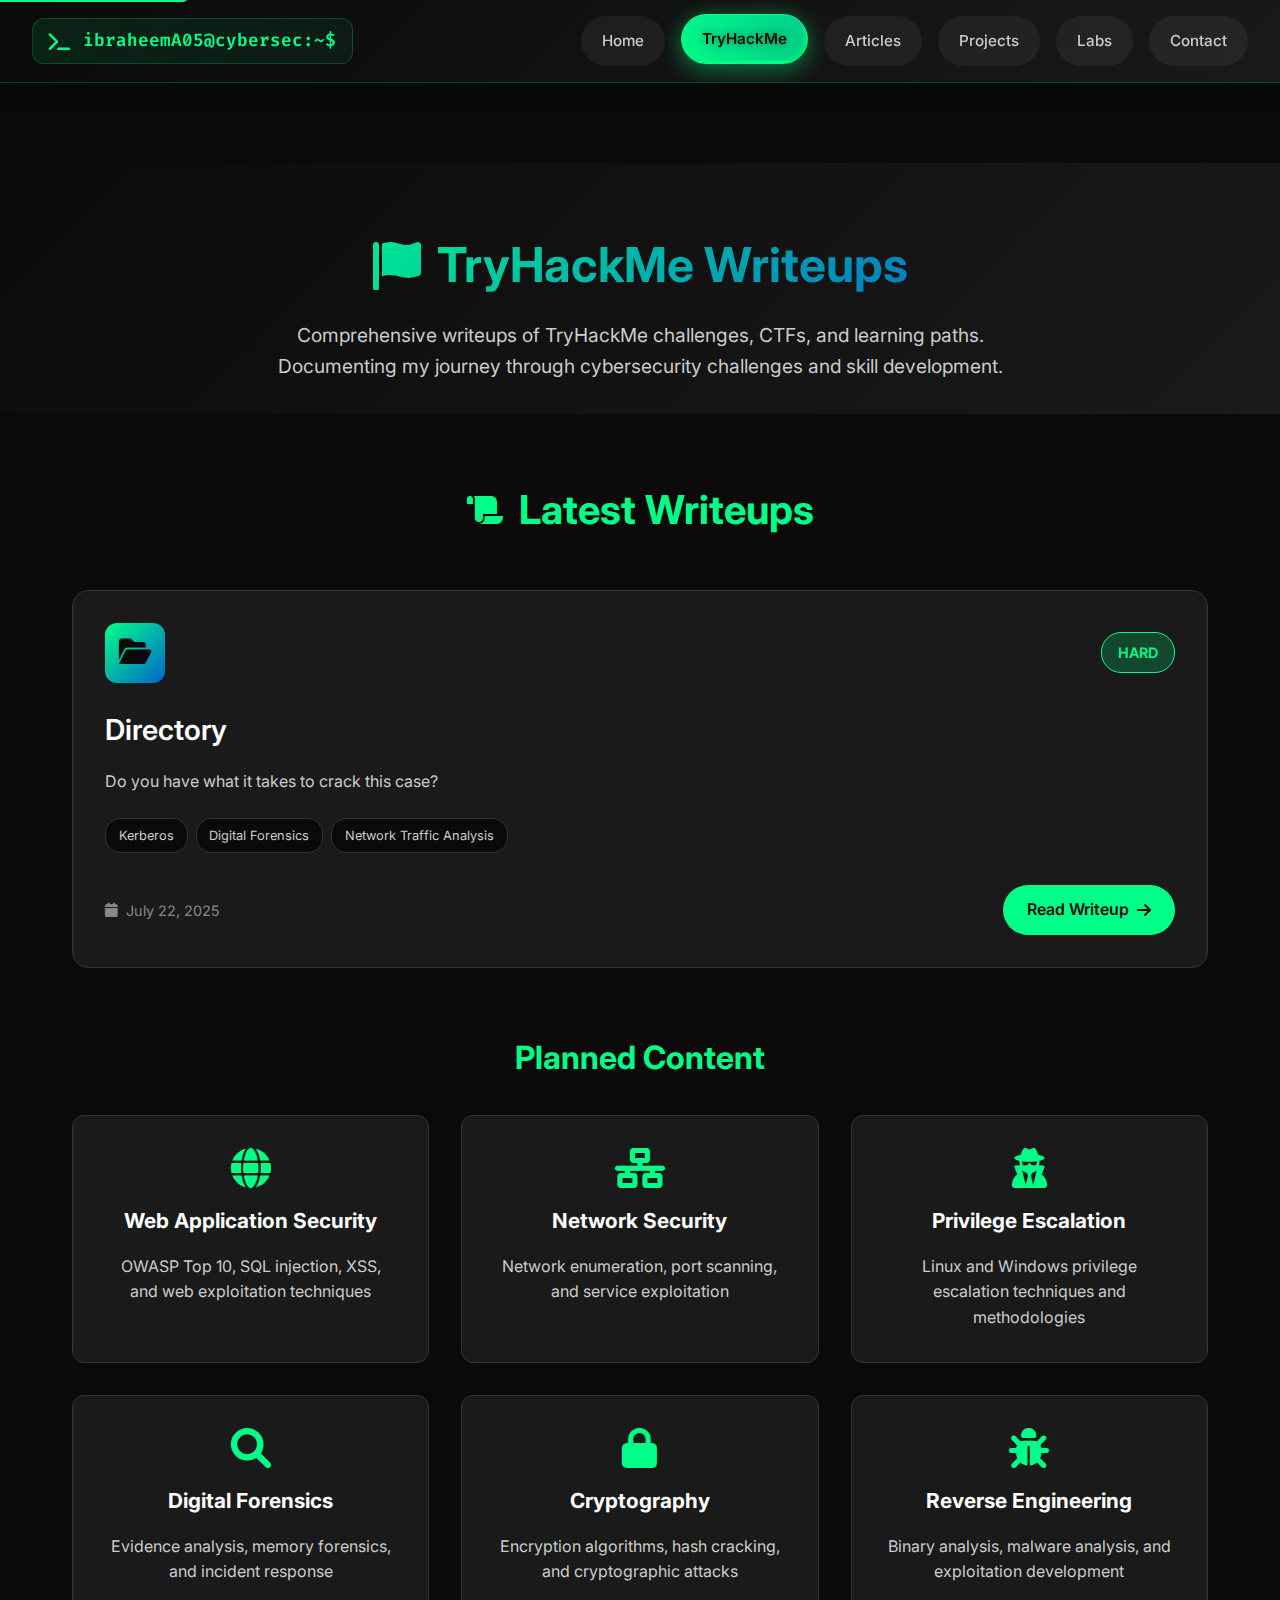
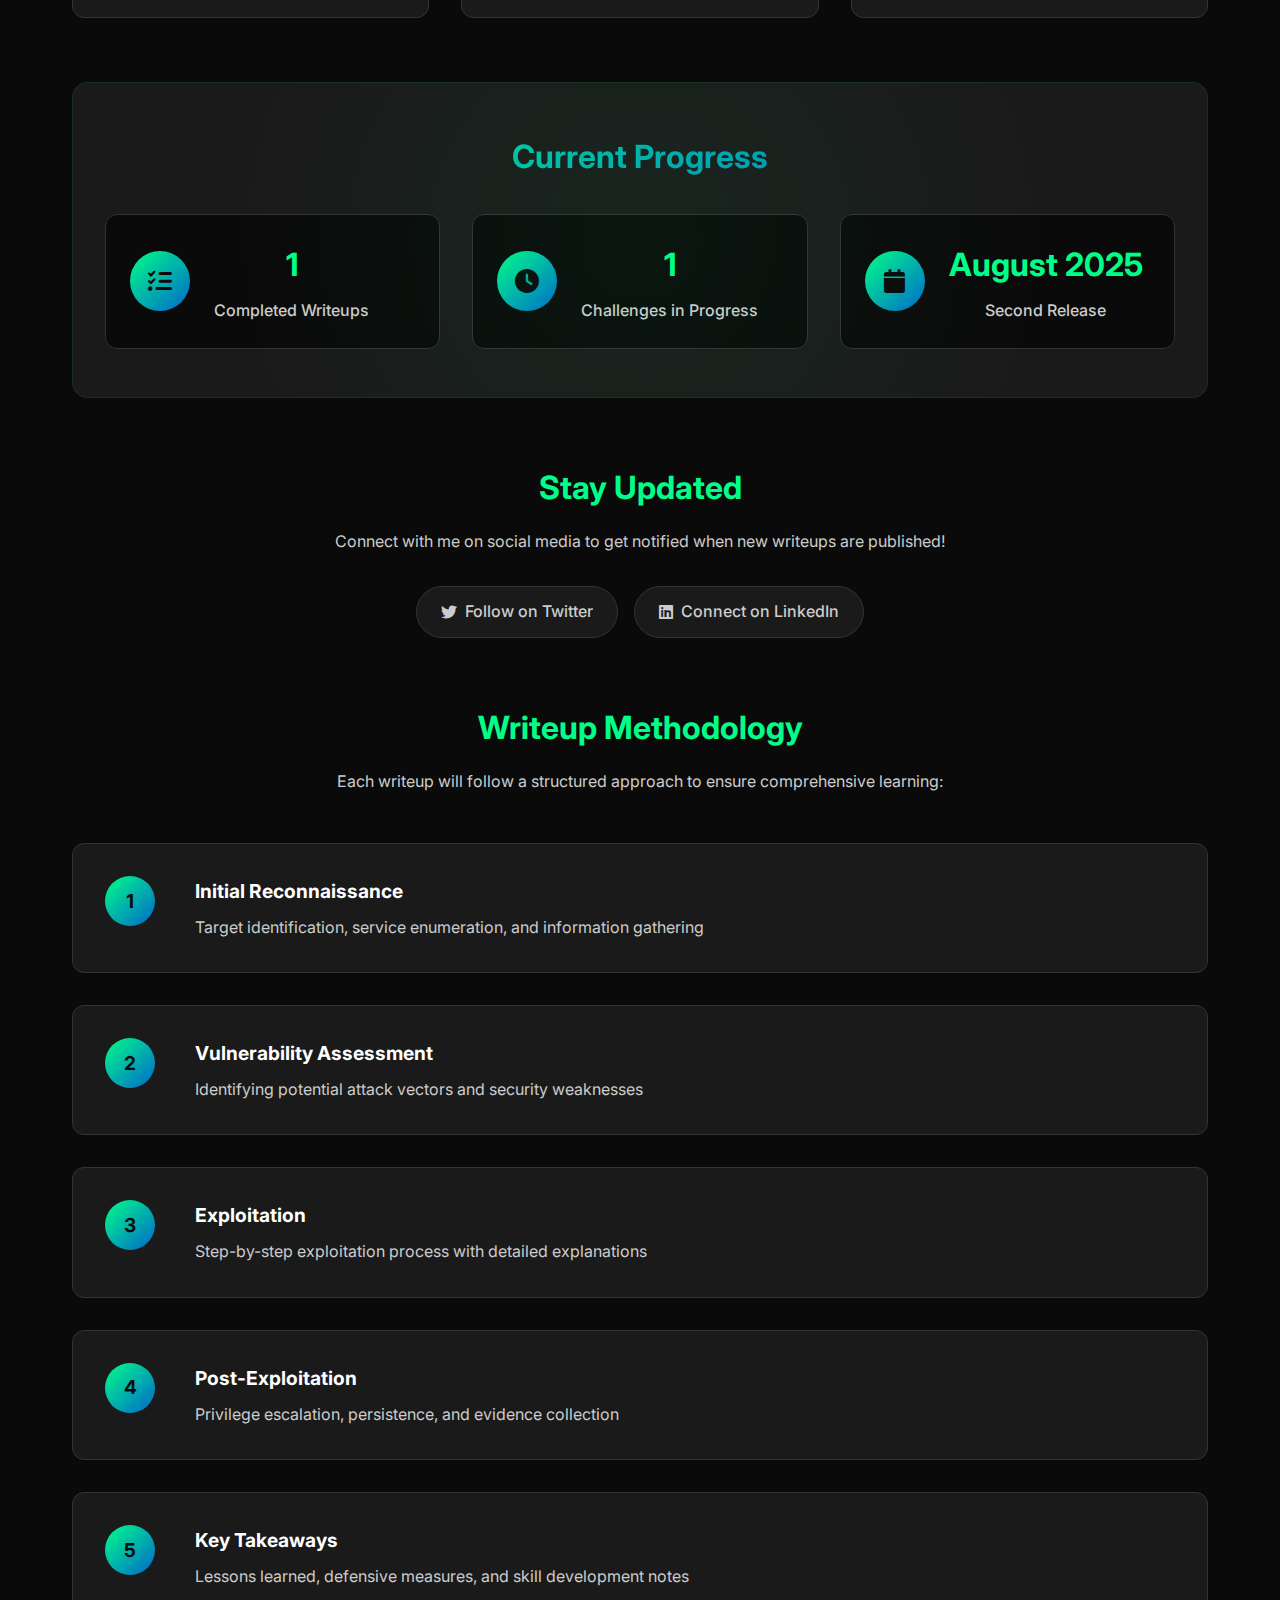
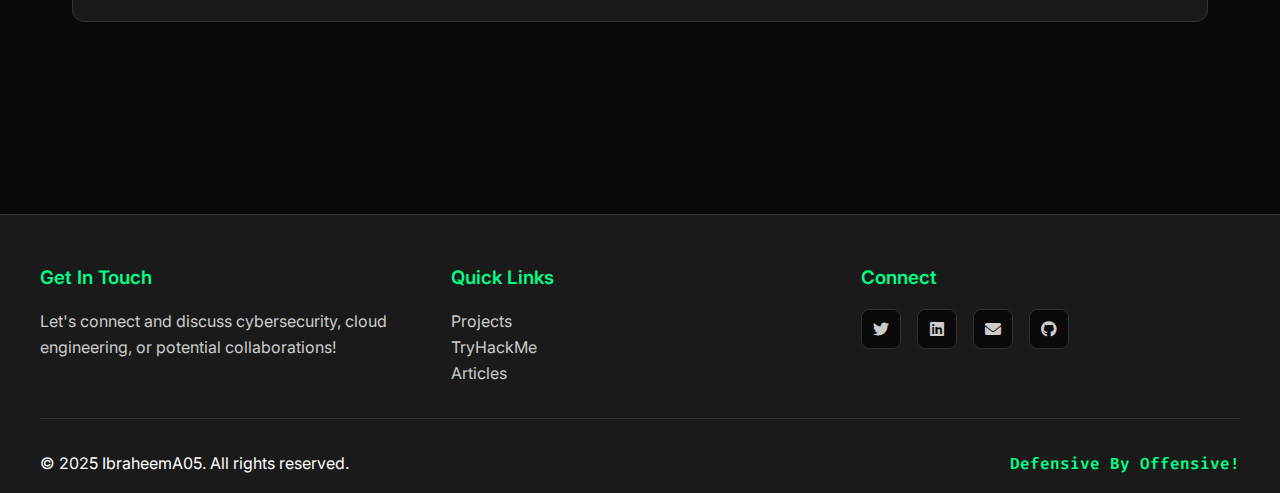
<file: posts/tryhackme/index.html>
<!DOCTYPE html>
<html lang="en">
  <head>
    <!-- Primary Meta Tags -->
    <title>TryHackMe Writeups | Ibraheem Ademiloye - Cyber Security CTFs</title>
    <meta name="title" content="TryHackMe Writeups | Ibraheem Ademiloye - Cyber Security CTFs" />
    <meta
      name="description"
      content="Comprehensive TryHackMe CTF writeups and walkthroughs by Ibraheem Ademiloye. Documenting security challenges, tools, and exploitation techniques."
    />
    <meta name="keywords" content="tryhackme, ctf writeups, pen testing, cybersecurity challenges, exploitation, ibraheem ademiloye" />
    <meta name="author" content="Ibraheem Ademiloye" />
    <meta name="robots" content="index, follow" />

    <!-- Theme Color -->
    <meta name="theme-color" content="#00ff88" />
    <meta name="msapplication-TileColor" content="#00ff88" />

    <!-- Canonical URL -->
    <link rel="canonical" href="https://ibraheema05.github.io/posts/tryhackme/" />

    <!-- Favicon -->
    <link rel="icon" type="image/png" href="../../favicon.png" />

    <!-- Stylesheets -->
    <link rel="stylesheet" href="../../styles.css" />
    <link
      rel="stylesheet"
      href="https://cdnjs.cloudflare.com/ajax/libs/font-awesome/6.0.0/css/all.min.css"
    />
    <link
      href="https://fonts.googleapis.com/css2?family=Fira+Code:wght@300;400;500;600;700&family=Inter:wght@300;400;500;600;700&display=swap"
      rel="stylesheet"
    />
  </head>
  <body>
    <!-- Skip Navigation -->
    <a href="#main-content" class="skip-link">Skip to main content</a>

    <!-- Page Loader -->
    <div class="page-loader">
      <div class="loader-animation">
        <i class="fas fa-terminal" aria-hidden="true"></i>
        <p>Capturing Flags...</p>
      </div>
    </div>

    <div class="container">
      <header class="header" role="banner">
        <div class="logo">
          <i class="fas fa-terminal" aria-hidden="true"></i>
          <span>ibraheemA05@cybersec:~$</span>
        </div>
        <button
          class="mobile-menu-toggle"
          id="mobileMenuToggle"
          aria-label="Toggle navigation menu"
          aria-expanded="false"
        >
          <span></span>
          <span></span>
          <span></span>
        </button>
        <nav class="nav" id="nav" role="navigation" aria-label="Main navigation">
          <a href="../../index.html" class="nav-link">Home</a>
          <a href="index.html" class="nav-link active" aria-current="page">TryHackMe</a>
          <a href="../articles/index.html" class="nav-link">Articles</a>
          <a href="../projects/index.html" class="nav-link">Projects</a>
          <a href="../labs/index.html" class="nav-link">Labs</a>
          <a href="../../index.html#contact" class="nav-link">Contact</a>
        </nav>
      </header>

      <main class="main" id="main-content">
        <section class="page-header" style="padding-top: 4rem; padding-bottom: 2rem;">
          <div class="page-header-content">
            <h1 class="page-title">
              <i class="fas fa-flag"></i>
              TryHackMe Writeups
            </h1>
            <p class="page-description">
              Comprehensive writeups of TryHackMe challenges, CTFs, and learning
              paths. Documenting my journey through cybersecurity challenges and
              skill development.
            </p>
          </div>
        </section>

        <section class="writeups-section">
          <div class="writeups-content">
            <h2 class="section-title">
              <i class="fas fa-scroll"></i>
              Latest Writeups
            </h2>

            <div class="writeups-grid">
              <div class="writeup-card">
                <div class="writeup-header">
                  <div class="writeup-icon">
                    <i class="fas fa-folder-open"></i>
                  </div>
                  <div class="writeup-badge difficulty-easy">Hard</div>
                </div>
                <h3 class="writeup-title">Directory</h3>
                <p class="writeup-description">
                  Do you have what it takes to crack this case?
                </p>
                <div class="writeup-tags">
                  <span class="tag">Kerberos</span>
                  <span class="tag">Digital Forensics</span>
                  <span class="tag">Network Traffic Analysis</span>
                </div>
                <div class="writeup-footer">
                  <span class="writeup-date">
                    <i class="fas fa-calendar"></i>
                    July 22, 2025
                  </span>
                  <a href="directory-writeup.html" class="writeup-link">
                    Read Writeup <i class="fas fa-arrow-right"></i>
                  </a>
                </div>
              </div>
            </div>

            <div class="planned-content">
              <h3>Planned Content</h3>
              <div class="content-categories">
                <div class="category-card">
                  <i class="fas fa-globe"></i>
                  <h4>Web Application Security</h4>
                  <p>
                    OWASP Top 10, SQL injection, XSS, and web exploitation
                    techniques
                  </p>
                </div>

                <div class="category-card">
                  <i class="fas fa-network-wired"></i>
                  <h4>Network Security</h4>
                  <p>
                    Network enumeration, port scanning, and service exploitation
                  </p>
                </div>

                <div class="category-card">
                  <i class="fas fa-user-secret"></i>
                  <h4>Privilege Escalation</h4>
                  <p>
                    Linux and Windows privilege escalation techniques and
                    methodologies
                  </p>
                </div>

                <div class="category-card">
                  <i class="fas fa-search"></i>
                  <h4>Digital Forensics</h4>
                  <p>
                    Evidence analysis, memory forensics, and incident response
                  </p>
                </div>

                <div class="category-card">
                  <i class="fas fa-lock"></i>
                  <h4>Cryptography</h4>
                  <p>
                    Encryption algorithms, hash cracking, and cryptographic
                    attacks
                  </p>
                </div>

                <div class="category-card">
                  <i class="fas fa-bug"></i>
                  <h4>Reverse Engineering</h4>
                  <p>
                    Binary analysis, malware analysis, and exploitation
                    development
                  </p>
                </div>
              </div>
            </div>

            <div class="progress-section">
              <h3>Current Progress</h3>
              <div class="progress-stats">
                <div class="stat-item">
                  <div class="stat-icon">
                    <i class="fas fa-tasks"></i>
                  </div>
                  <div class="stat-info">
                    <div class="stat-number">1</div>
                    <div class="stat-label">Completed Writeups</div>
                  </div>
                </div>

                <div class="stat-item">
                  <div class="stat-icon">
                    <i class="fas fa-clock"></i>
                  </div>
                  <div class="stat-info">
                    <div class="stat-number">1</div>
                    <div class="stat-label">Challenges in Progress</div>
                  </div>
                </div>

                <div class="stat-item">
                  <div class="stat-icon">
                    <i class="fas fa-calendar"></i>
                  </div>
                  <div class="stat-info">
                    <div class="stat-number">August 2025</div>
                    <div class="stat-label">Second Release</div>
                  </div>
                </div>
              </div>
            </div>

            <div class="notification-signup">
              <h3>Stay Updated</h3>
              <p>
                Connect with me on social media to get notified when new
                writeups are published!
              </p>

              <div class="social-links">
                <a
                  href="https://x.com/IbraheemA50"
                  target="_blank"
                  class="social-link"
                >
                  <i class="fab fa-twitter"></i>
                  <span>Follow on Twitter</span>
                </a>
                <a
                  href="https://www.linkedin.com/in/ademiloye-al-hanif-ibraheem-4b5a3027a/"
                  target="_blank"
                  class="social-link"
                >
                  <i class="fab fa-linkedin"></i>
                  <span>Connect on LinkedIn</span>
                </a>
              </div>
            </div>

            <div class="methodology-preview">
              <h3>Writeup Methodology</h3>
              <p>
                Each writeup will follow a structured approach to ensure
                comprehensive learning:
              </p>

              <div class="methodology-steps">
                <div class="method-step">
                  <div class="step-number">1</div>
                  <div class="step-content">
                    <h4>Initial Reconnaissance</h4>
                    <p>
                      Target identification, service enumeration, and
                      information gathering
                    </p>
                  </div>
                </div>

                <div class="method-step">
                  <div class="step-number">2</div>
                  <div class="step-content">
                    <h4>Vulnerability Assessment</h4>
                    <p>
                      Identifying potential attack vectors and security
                      weaknesses
                    </p>
                  </div>
                </div>

                <div class="method-step">
                  <div class="step-number">3</div>
                  <div class="step-content">
                    <h4>Exploitation</h4>
                    <p>
                      Step-by-step exploitation process with detailed
                      explanations
                    </p>
                  </div>
                </div>

                <div class="method-step">
                  <div class="step-number">4</div>
                  <div class="step-content">
                    <h4>Post-Exploitation</h4>
                    <p>
                      Privilege escalation, persistence, and evidence collection
                    </p>
                  </div>
                </div>

                <div class="method-step">
                  <div class="step-number">5</div>
                  <div class="step-content">
                    <h4>Key Takeaways</h4>
                    <p>
                      Lessons learned, defensive measures, and skill development
                      notes
                    </p>
                  </div>
                </div>
              </div>
            </div>
          </div>
        </section>
      </main>

      <footer class="footer" role="contentinfo">
        <div class="footer-content">
          <div class="footer-section">
            <h3>Get In Touch</h3>
            <p>
              Let's connect and discuss cybersecurity, cloud engineering, or
              potential collaborations!
            </p>
          </div>

          <div class="footer-section">
            <h3>Quick Links</h3>
            <ul class="footer-links">
              <li><a href="../projects/index.html">Projects</a></li>
              <li><a href="index.html">TryHackMe</a></li>
              <li><a href="../articles/index.html">Articles</a></li>
            </ul>
          </div>

          <div class="footer-section">
            <h3>Connect</h3>
            <div class="footer-social">
              <a href="https://x.com/IbraheemA50" target="_blank" aria-label="Twitter"
                ><i class="fab fa-twitter"></i
              ></a>
              <a
                href="https://www.linkedin.com/in/ademiloye-al-hanif-ibraheem-4b5a3027a/"
                target="_blank"
                aria-label="LinkedIn"
                ><i class="fab fa-linkedin"></i
              ></a>
              <a href="mailto:binfin.binfin@gmail.com" aria-label="Email"
                ><i class="fas fa-envelope"></i
              ></a>
              <a href="https://github.com/IbraheemA05" target="_blank" aria-label="GitHub"
                ><i class="fab fa-github"></i
              ></a>
            </div>
          </div>
        </div>

        <div class="footer-bottom">
          <p>&copy; 2025 IbraheemA05. All rights reserved.</p>
          <p class="footer-motto">Defensive By Offensive!</p>
        </div>
      </footer>
    </div>

    <!-- Back to Top Button -->
    <button id="backToTop" class="back-to-top" aria-label="Back to top">
      <i class="fas fa-arrow-up" aria-hidden="true"></i>
    </button>

    <style>
      /* Writeups section */
      .writeups-section {
        padding: 4rem 2rem;
        max-width: 1200px;
        margin: 0 auto;
      }

      .writeups-content {
        text-align: center;
      }

      .section-title {
        font-size: 2.5rem;
        color: var(--primary-color);
        margin-bottom: 3rem;
        display: flex;
        align-items: center;
        justify-content: center;
        gap: 1rem;
      }

      .writeups-grid {
        display: grid;
        grid-template-columns: repeat(auto-fit, minmax(350px, 1fr));
        gap: 2rem;
        text-align: left;
      }

      .writeup-card {
        background: var(--background-medium);
        border: 1px solid var(--border-color);
        border-radius: 16px;
        padding: 2rem;
        transition: all 0.3s ease;
        overflow: hidden;
      }

      .writeup-card:hover {
        transform: translateY(-5px);
        box-shadow: 0 15px 40px rgba(0, 255, 136, 0.15);
        border-color: var(--primary-color);
      }

      .writeup-header {
        display: flex;
        justify-content: space-between;
        align-items: center;
        margin-bottom: 1.5rem;
      }

      .writeup-icon {
        width: 60px;
        height: 60px;
        background: var(--gradient-primary);
        border-radius: 12px;
        display: flex;
        align-items: center;
        justify-content: center;
      }

      .writeup-icon i {
        font-size: 1.8rem;
        color: var(--background-dark);
      }

      .writeup-badge {
        padding: 0.5rem 1rem;
        border-radius: 20px;
        font-size: 0.9rem;
        font-weight: 600;
        text-transform: uppercase;
      }

      .difficulty-easy {
        background: rgba(0, 255, 136, 0.2);
        color: var(--primary-color);
        border: 1px solid var(--primary-color);
      }

      .writeup-title {
        font-size: 1.8rem;
        color: var(--text-primary);
        margin-bottom: 1rem;
        font-weight: 600;
      }

      .writeup-description {
        color: var(--text-secondary);
        line-height: 1.6;
        margin-bottom: 1.5rem;
      }

      .writeup-tags {
        display: flex;
        flex-wrap: wrap;
        gap: 0.5rem;
        margin-bottom: 2rem;
      }

      .tag {
        background: var(--background-dark);
        color: var(--text-secondary);
        padding: 0.4rem 0.8rem;
        border-radius: 15px;
        font-size: 0.8rem;
        border: 1px solid var(--border-color);
      }

      .writeup-footer {
        display: flex;
        justify-content: space-between;
        align-items: center;
        margin-top: auto;
      }

      .writeup-date {
        color: var(--text-muted);
        font-size: 0.9rem;
        display: flex;
        align-items: center;
        gap: 0.5rem;
      }

      .writeup-link {
        background: var(--primary-color);
        color: var(--background-dark);
        padding: 0.75rem 1.5rem;
        border-radius: 25px;
        text-decoration: none;
        font-weight: 600;
        transition: all 0.3s ease;
        display: flex;
        align-items: center;
        gap: 0.5rem;
      }

      .writeup-link:hover {
        background: var(--text-primary);
        transform: translateX(3px);
      }

      /* Page header styles */
      .page-header {
        padding: 6rem 2rem 4rem;
        background: var(--gradient-dark);
        text-align: center;
      }

      .page-header-content {
        max-width: 800px;
        margin: 0 auto;
      }

      .page-title {
        font-size: 3rem;
        font-weight: 700;
        margin-bottom: 1rem;
        display: flex;
        align-items: center;
        justify-content: center;
        gap: 1rem;
        background: var(--gradient-primary);
        -webkit-background-clip: text;
        -webkit-text-fill-color: transparent;
        background-clip: text;
      }

      .page-description {
        font-size: 1.2rem;
        color: var(--text-secondary);
        line-height: 1.6;
      }

      /* Coming soon section */
      .coming-soon-section {
        padding: 4rem 2rem;
        max-width: 1200px;
        margin: 0 auto;
      }

      .coming-soon-content {
        text-align: center;
      }

      .coming-soon-icon {
        margin-bottom: 2rem;
      }

      .coming-soon-icon i {
        font-size: 4rem;
        color: var(--primary-color);
        animation: pulse 2s infinite;
      }

      .coming-soon-title {
        font-size: 2.5rem;
        font-weight: 700;
        margin-bottom: 1.5rem;
        color: var(--primary-color);
      }

      .coming-soon-description {
        font-size: 1.2rem;
        color: var(--text-secondary);
        line-height: 1.6;
        margin-bottom: 3rem;
        max-width: 800px;
        margin-left: auto;
        margin-right: auto;
      }

      /* Planned content */
      .planned-content {
        margin: 4rem 0;
        text-align: left;
      }

      .planned-content h3 {
        font-size: 2rem;
        color: var(--primary-color);
        text-align: center;
        margin-bottom: 2rem;
      }

      .content-categories {
        display: grid;
        grid-template-columns: repeat(auto-fit, minmax(300px, 1fr));
        gap: 2rem;
      }

      .category-card {
        background: var(--background-medium);
        border: 1px solid var(--border-color);
        border-radius: 12px;
        padding: 2rem;
        text-align: center;
        transition: all 0.3s ease;
      }

      .category-card:hover {
        transform: translateY(-5px);
        box-shadow: 0 10px 30px rgba(0, 255, 136, 0.1);
        border-color: var(--primary-color);
      }

      .category-card i {
        font-size: 2.5rem;
        color: var(--primary-color);
        margin-bottom: 1rem;
      }

      .category-card h4 {
        color: var(--text-primary);
        margin-bottom: 1rem;
        font-size: 1.3rem;
      }

      .category-card p {
        color: var(--text-secondary);
        line-height: 1.6;
      }

      /* Progress section */
      .progress-section {
        margin: 4rem 0;
        background: var(--background-medium);
        border-radius: 16px;
        padding: 3rem 2rem;
      }

      .progress-section h3 {
        font-size: 2rem;
        color: var(--primary-color);
        text-align: center;
        margin-bottom: 2rem;
      }

      .progress-stats {
        display: grid;
        grid-template-columns: repeat(auto-fit, minmax(250px, 1fr));
        gap: 2rem;
      }

      .stat-item {
        display: flex;
        align-items: center;
        gap: 1.5rem;
        background: var(--background-dark);
        border: 1px solid var(--border-color);
        border-radius: 12px;
        padding: 1.5rem;
      }

      .stat-icon {
        width: 60px;
        height: 60px;
        background: var(--gradient-primary);
        border-radius: 50%;
        display: flex;
        align-items: center;
        justify-content: center;
      }

      .stat-icon i {
        font-size: 1.5rem;
        color: var(--background-dark);
      }

      .stat-number {
        font-size: 2rem;
        font-weight: 700;
        color: var(--primary-color);
      }

      .stat-label {
        color: var(--text-secondary);
        font-weight: 500;
      }

      /* Notification signup */
      .notification-signup {
        margin: 4rem 0;
        text-align: center;
      }

      .notification-signup h3 {
        font-size: 2rem;
        color: var(--primary-color);
        margin-bottom: 1rem;
      }

      .notification-signup p {
        color: var(--text-secondary);
        margin-bottom: 2rem;
      }

      .social-links {
        display: flex;
        gap: 1rem;
        justify-content: center;
        flex-wrap: wrap;
      }

      .social-link {
        display: flex;
        align-items: center;
        gap: 0.5rem;
        padding: 0.75rem 1.5rem;
        background: var(--background-medium);
        border: 1px solid var(--border-color);
        border-radius: 50px;
        color: var(--text-secondary);
        text-decoration: none;
        transition: all 0.3s ease;
        font-weight: 500;
      }

      .social-link:hover {
        background: var(--primary-color);
        color: var(--background-dark);
        transform: translateY(-2px);
        box-shadow: 0 5px 15px var(--shadow-color);
      }

      /* Methodology preview */
      .methodology-preview {
        margin: 4rem 0;
        text-align: left;
      }

      .methodology-preview h3 {
        font-size: 2rem;
        color: var(--primary-color);
        text-align: center;
        margin-bottom: 1rem;
      }

      .methodology-preview > p {
        text-align: center;
        color: var(--text-secondary);
        margin-bottom: 3rem;
      }

      .methodology-steps {
        display: flex;
        flex-direction: column;
        gap: 2rem;
      }

      .method-step {
        display: flex;
        align-items: flex-start;
        gap: 1.5rem;
        background: var(--background-medium);
        border: 1px solid var(--border-color);
        border-radius: 12px;
        padding: 2rem;
        transition: all 0.3s ease;
      }

      .method-step:hover {
        border-color: var(--primary-color);
        transform: translateX(5px);
      }

      .step-number {
        width: 50px;
        height: 50px;
        background: var(--gradient-primary);
        color: var(--background-dark);
        border-radius: 50%;
        display: flex;
        align-items: center;
        justify-content: center;
        font-weight: bold;
        font-size: 1.2rem;
        flex-shrink: 0;
      }

      .step-content h4 {
        color: var(--text-primary);
        margin-bottom: 0.5rem;
        font-size: 1.2rem;
      }

      .step-content p {
        color: var(--text-secondary);
        line-height: 1.6;
        margin: 0;
      }

      /* Animations */
      @keyframes pulse {
        0% {
          transform: scale(1);
        }
        50% {
          transform: scale(1.1);
        }
        100% {
          transform: scale(1);
        }
      }

      /* Responsive design */
      @media (max-width: 768px) {
        .page-title {
          font-size: 2.5rem;
          flex-direction: column;
          gap: 0.5rem;
        }

        .coming-soon-title {
          font-size: 2rem;
        }

        .content-categories {
          grid-template-columns: 1fr;
        }

        .progress-stats {
          grid-template-columns: 1fr;
        }

        .stat-item {
          flex-direction: column;
          text-align: center;
        }

        .social-links {
          flex-direction: column;
          align-items: center;
        }

        .method-step {
          flex-direction: column;
          text-align: center;
        }
      }
    </style>

    <script src="../../script.js"></script>
  </body>
</html>
</file>
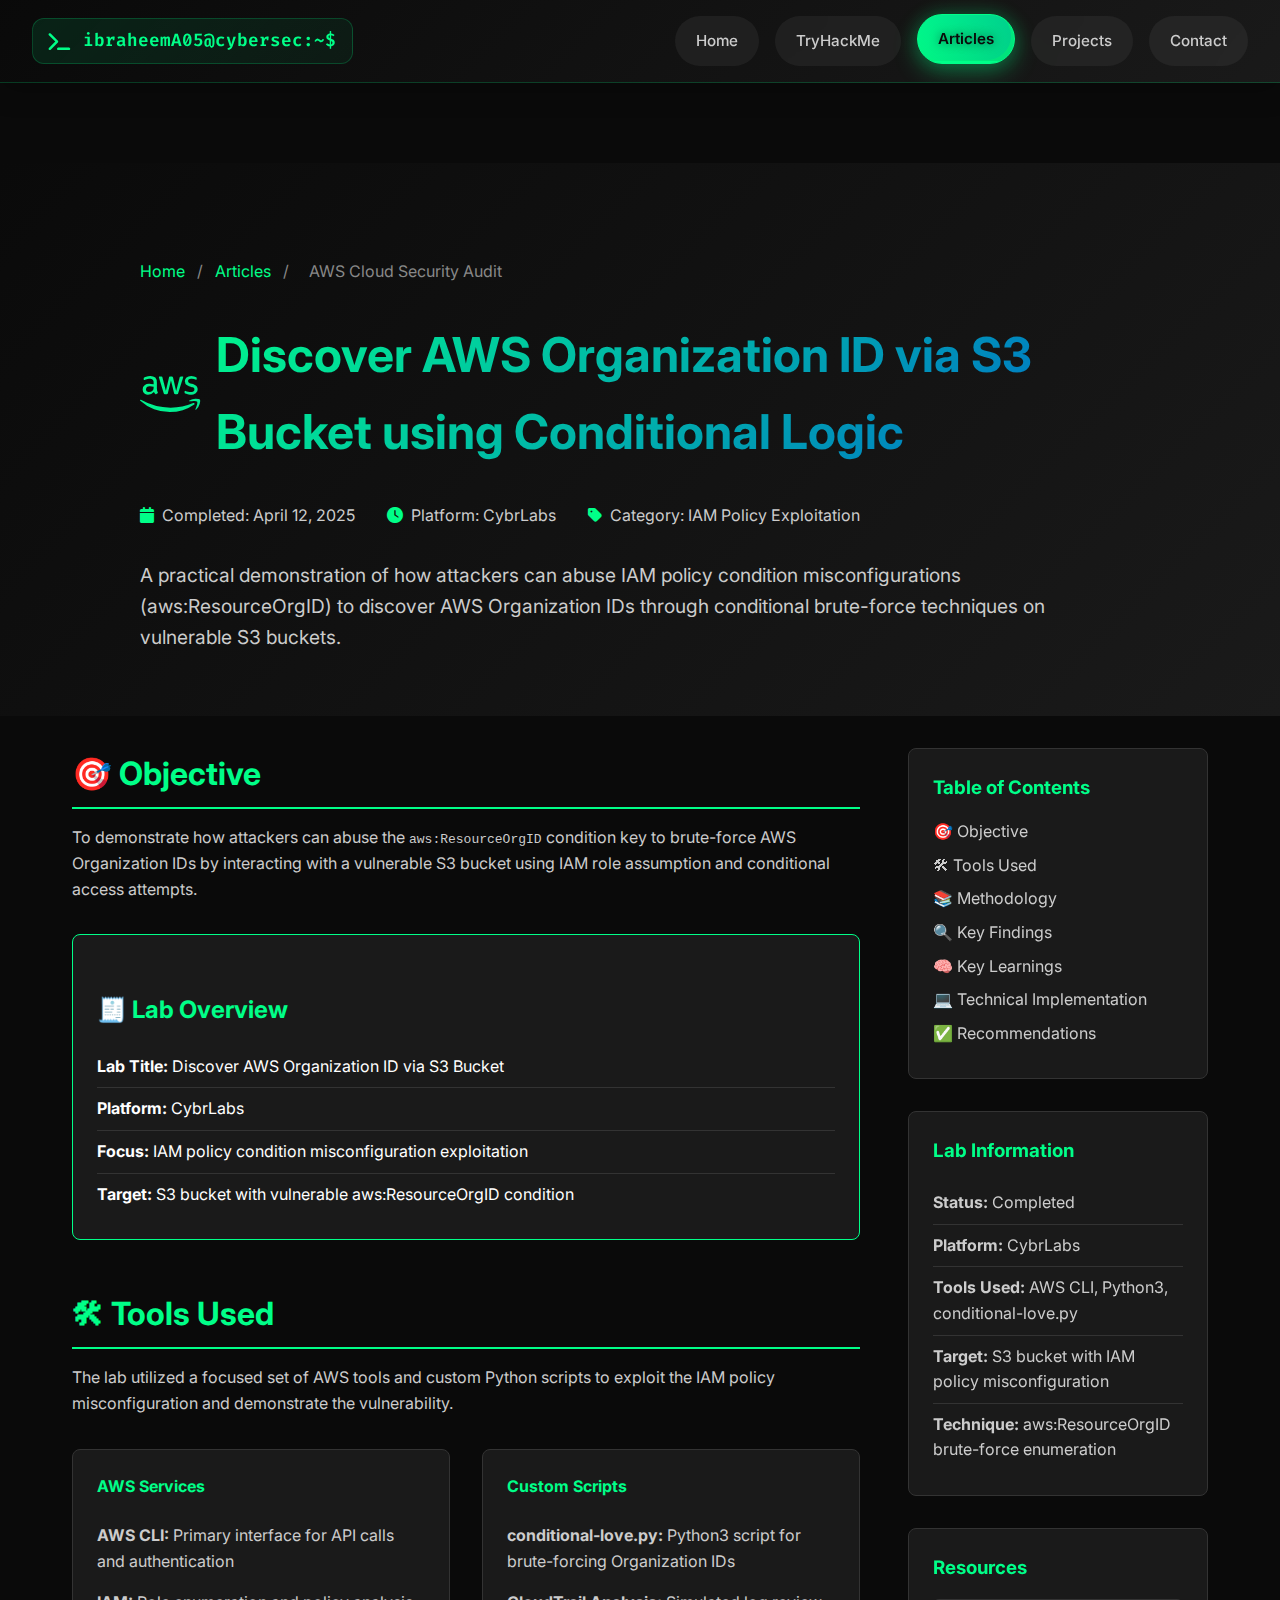
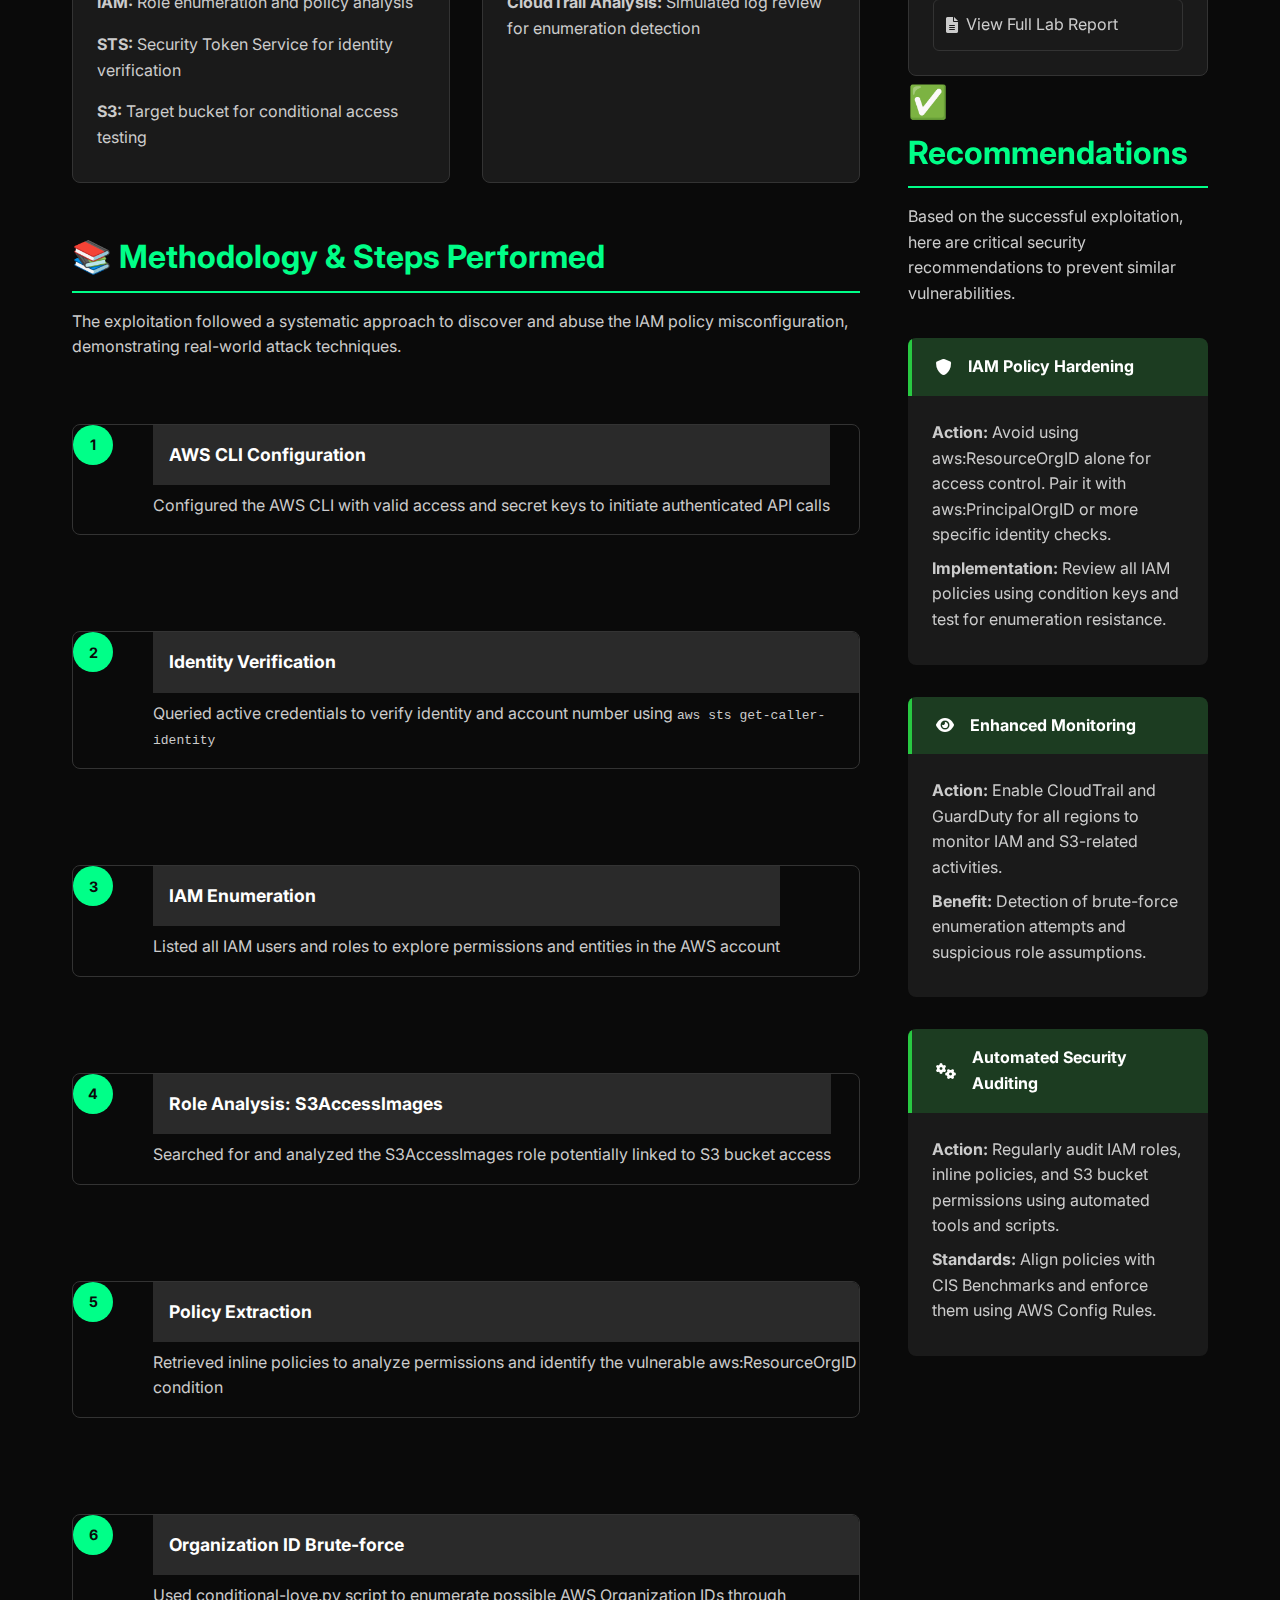
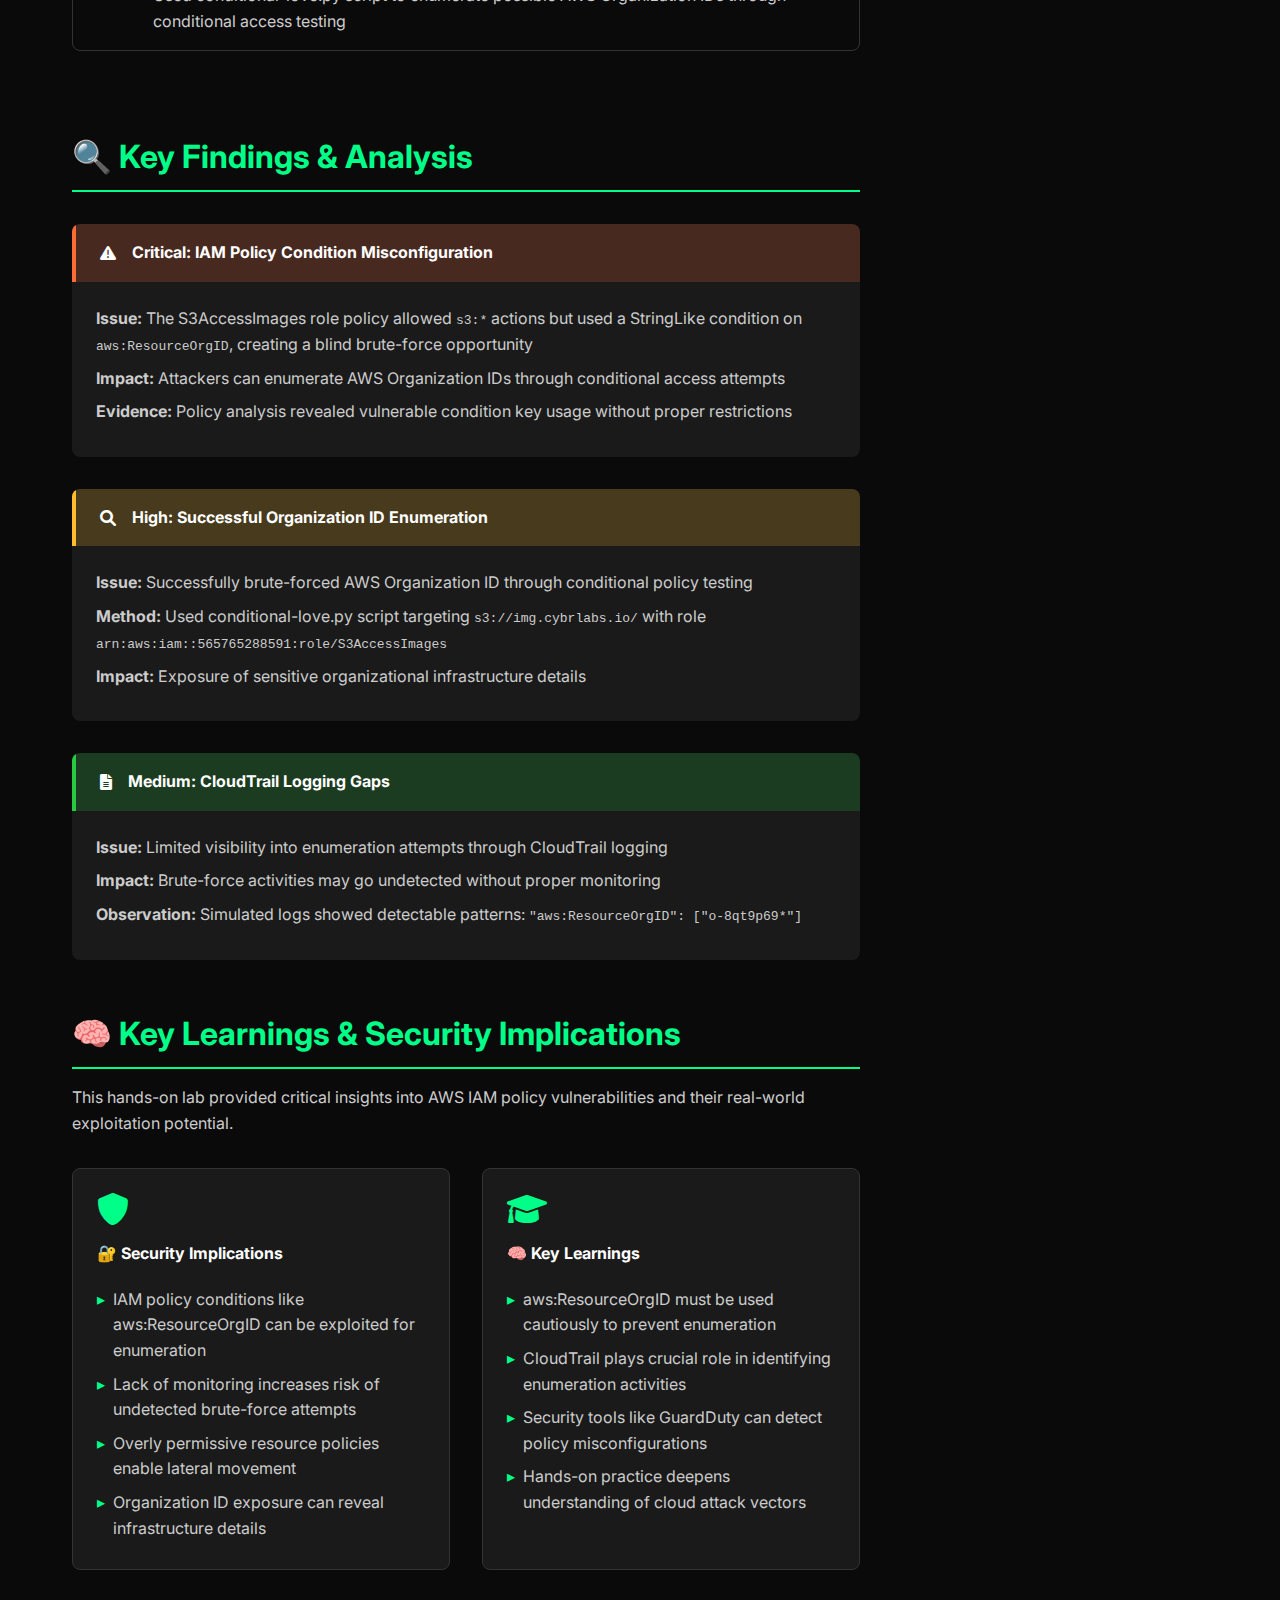
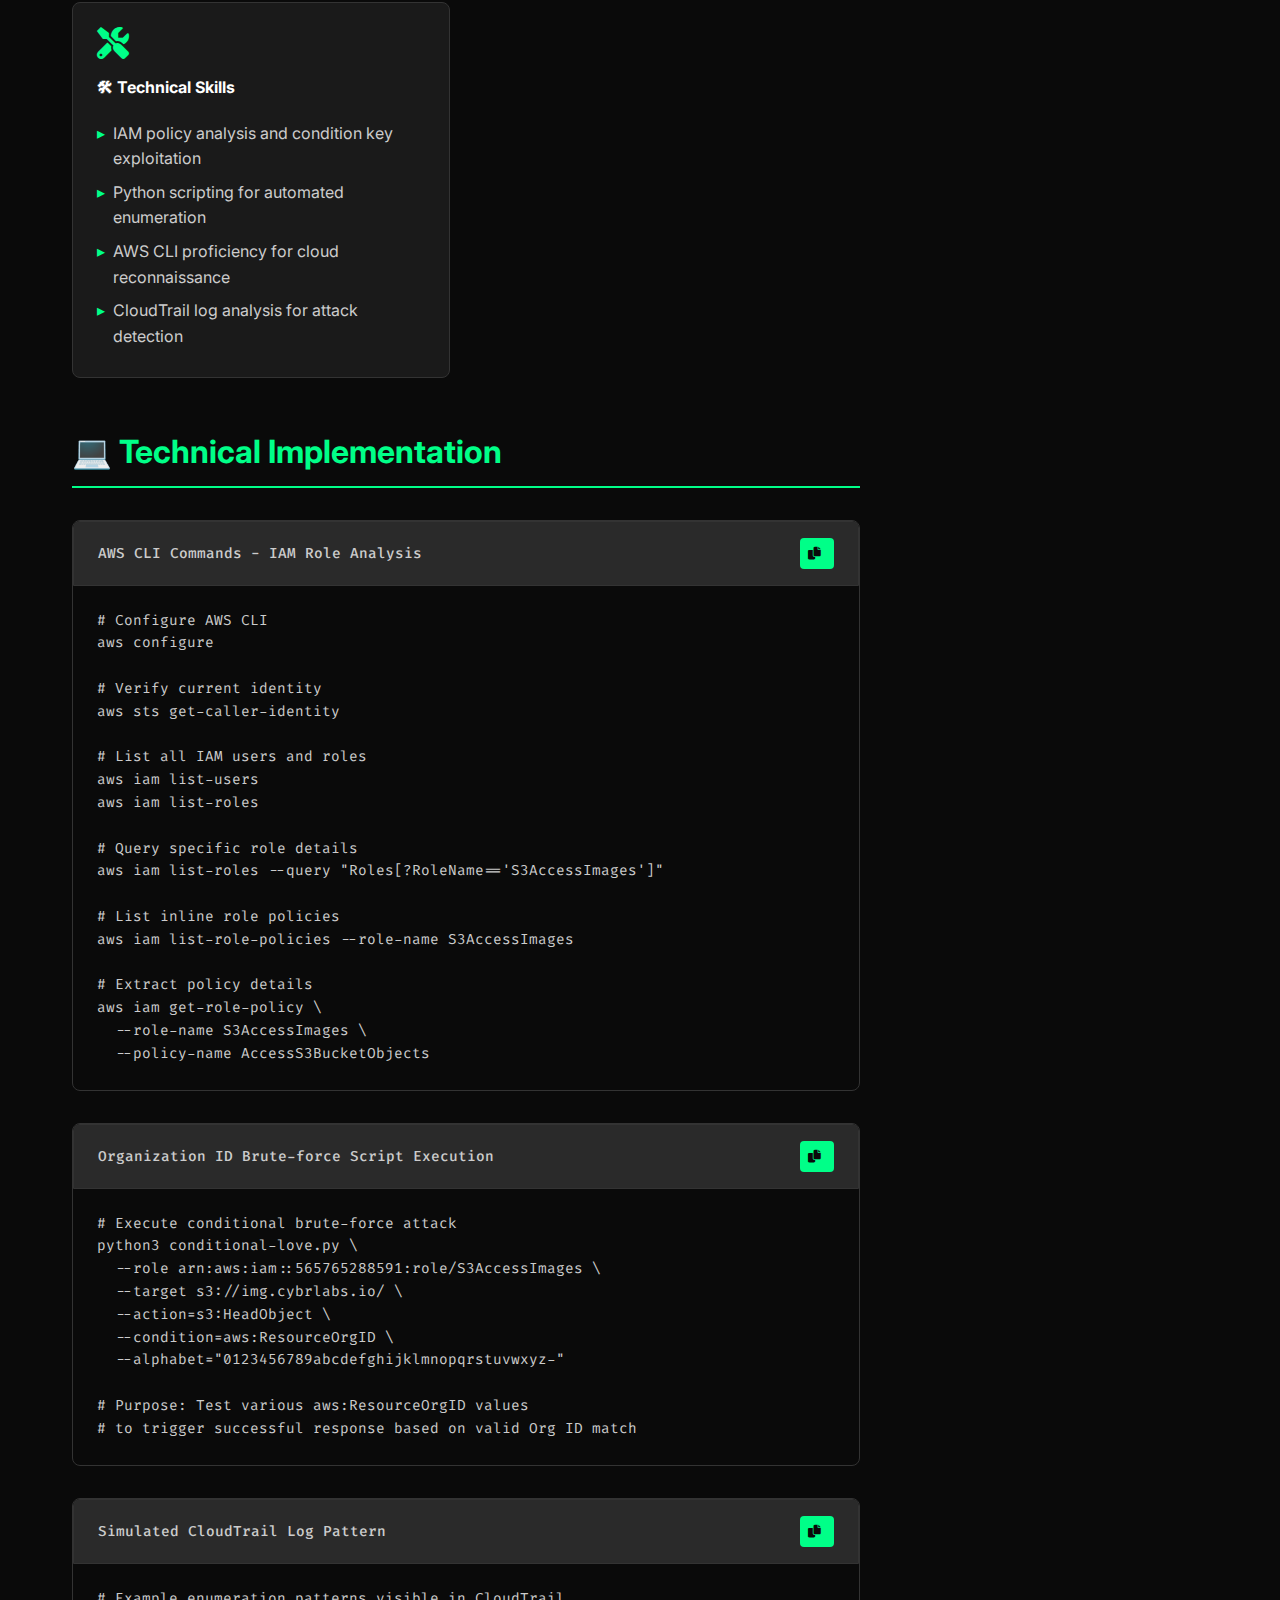
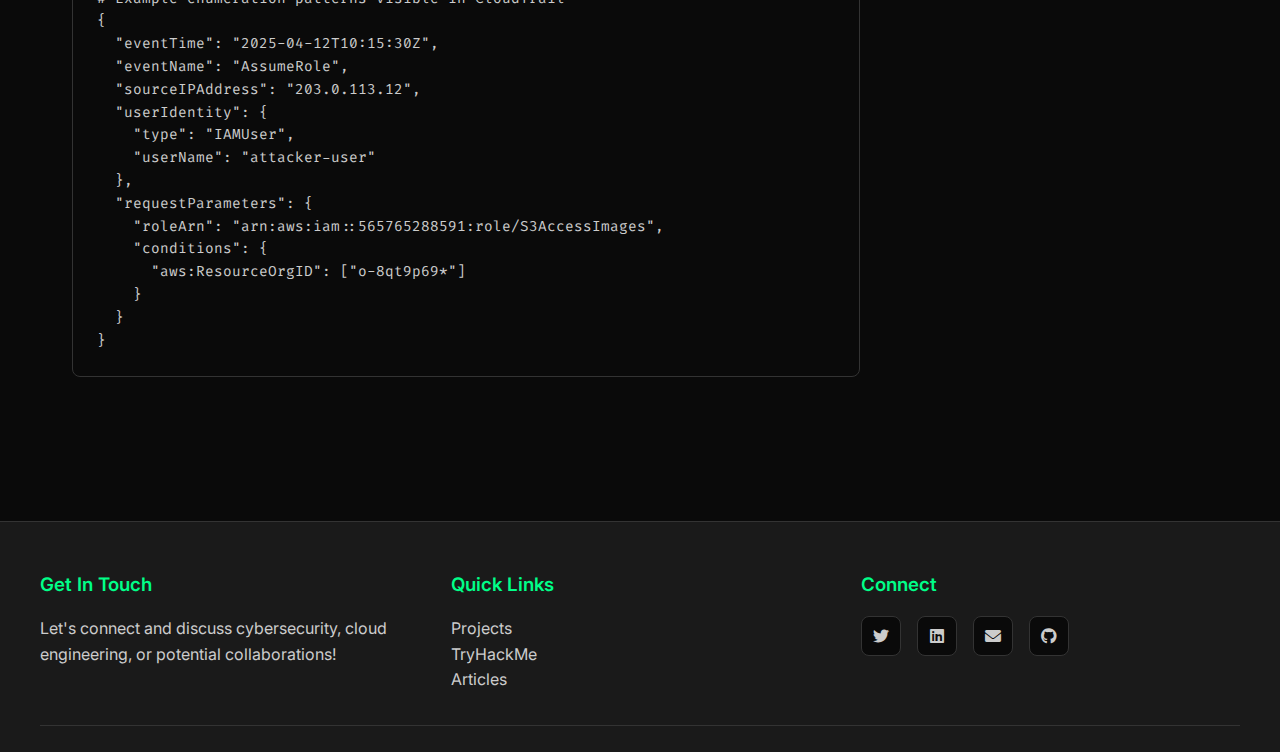
<file: posts/articles/aws-security-audit.html>
<!DOCTYPE html>
<html lang="en">
  <head>
    <meta charset="UTF-8" />
    <meta name="viewport" content="width=device-width, initial-scale=1.0" />
    <title>
      AWS Cloud Security Audit & Enumeration Lab - Ibraheem's Portfolio
    </title>
    <link rel="stylesheet" href="../../styles.css" />
    <link
      href="https://cdnjs.cloudflare.com/ajax/libs/font-awesome/6.0.0/css/all.min.css"
      rel="stylesheet"
    />
    <link
      href="https://fonts.googleapis.com/css2?family=Fira+Code:wght@300;400;500;600;700&family=Inter:wght@300;400;500;600;700&display=swap"
      rel="stylesheet"
    />
  </head>
  <body>
    <div class="container">
      <header class="header">
        <div class="logo">
          <i class="fas fa-terminal"></i>
          <span>ibraheemA05@cybersec:~$</span>
        </div>
        <nav class="nav">
          <a href="../../index.html" class="nav-link">Home</a>
          <a href="../tryhackme/index.html" class="nav-link">TryHackMe</a>
          <a href="index.html" class="nav-link active">Articles</a>
          <a href="../projects/index.html" class="nav-link">Projects</a>
          <a href="../../index.html#contact" class="nav-link">Contact</a>
        </nav>
      </header>

      <main class="main">
        <section class="project-hero">
          <div class="project-hero-content">
            <div class="breadcrumb">
              <a href="../../index.html">Home</a>
              <span>/</span>
              <a href="index.html">Articles</a>
              <span>/</span>
              <span>AWS Cloud Security Audit</span>
            </div>

            <h1 class="project-hero-title">
              <i class="fab fa-aws"></i>
              Discover AWS Organization ID via S3 Bucket using Conditional Logic
            </h1>

            <div class="project-meta-info">
              <div class="meta-item">
                <i class="fas fa-calendar"></i>
                <span>Completed: April 12, 2025</span>
              </div>
              <div class="meta-item">
                <i class="fas fa-clock"></i>
                <span>Platform: CybrLabs</span>
              </div>
              <div class="meta-item">
                <i class="fas fa-tag"></i>
                <span>Category: IAM Policy Exploitation</span>
              </div>
            </div>

            <p class="project-hero-description">
              A practical demonstration of how attackers can abuse IAM policy condition misconfigurations (aws:ResourceOrgID) to discover AWS Organization IDs through conditional brute-force techniques on vulnerable S3 buckets.
            </p>
          </div>
        </section>

        <section class="project-content">
          <div class="content-wrapper">
            <div class="main-content">
              <div class="content-section">
                <h2>🎯 Objective</h2>
                <p>
                  To demonstrate how attackers can abuse the <code>aws:ResourceOrgID</code> condition key to brute-force AWS Organization IDs by interacting with a vulnerable S3 bucket using IAM role assumption and conditional access attempts.
                </p>

                <div class="highlight-box">
                  <h3>🧾 Lab Overview</h3>
                  <ul>
                    <li>
                      <strong>Lab Title:</strong> Discover AWS Organization ID via S3 Bucket
                    </li>
                    <li>
                      <strong>Platform:</strong> CybrLabs
                    </li>
                    <li>
                      <strong>Focus:</strong> IAM policy condition misconfiguration exploitation
                    </li>
                    <li>
                      <strong>Target:</strong> S3 bucket with vulnerable aws:ResourceOrgID condition
                    </li>
                  </ul>
                </div>
              </div>

              <div class="content-section">
                <h2>🛠 Tools Used</h2>
                <p>
                  The lab utilized a focused set of AWS tools and custom Python scripts to exploit the IAM policy misconfiguration and demonstrate the vulnerability.
                </p>

                <div class="tools-grid">
                  <div class="tool-category">
                    <h4>AWS Services</h4>
                    <ul>
                      <li>
                        <strong>AWS CLI:</strong> Primary interface for API calls and authentication
                      </li>
                      <li>
                        <strong>IAM:</strong> Role enumeration and policy analysis
                      </li>
                      <li>
                        <strong>STS:</strong> Security Token Service for identity verification
                      </li>
                      <li>
                        <strong>S3:</strong> Target bucket for conditional access testing
                      </li>
                    </ul>
                  </div>

                  <div class="tool-category">
                    <h4>Custom Scripts</h4>
                    <ul>
                      <li>
                        <strong>conditional-love.py:</strong> Python3 script for brute-forcing Organization IDs
                      </li>
                      <li>
                        <strong>CloudTrail Analysis:</strong> Simulated log review for enumeration detection
                      </li>
                    </ul>
                  </div>
                </div>
              </div>

              <div class="content-section">
                <h2>📚 Methodology & Steps Performed</h2>
                <p>
                  The exploitation followed a systematic approach to discover and abuse the IAM policy misconfiguration, demonstrating real-world attack techniques.
                </p>

                <div class="methodology-steps">
                  <div class="step">
                    <div class="step-number">1</div>
                    <div class="step-content">
                      <h4>AWS CLI Configuration</h4>
                      <p>
                        Configured the AWS CLI with valid access and secret keys to initiate authenticated API calls
                      </p>
                    </div>
                  </div>

                  <div class="step">
                    <div class="step-number">2</div>
                    <div class="step-content">
                      <h4>Identity Verification</h4>
                      <p>
                        Queried active credentials to verify identity and account number using <code>aws sts get-caller-identity</code>
                      </p>
                    </div>
                  </div>

                  <div class="step">
                    <div class="step-number">3</div>
                    <div class="step-content">
                      <h4>IAM Enumeration</h4>
                      <p>
                        Listed all IAM users and roles to explore permissions and entities in the AWS account
                      </p>
                    </div>
                  </div>

                  <div class="step">
                    <div class="step-number">4</div>
                    <div class="step-content">
                      <h4>Role Analysis: S3AccessImages</h4>
                      <p>
                        Searched for and analyzed the S3AccessImages role potentially linked to S3 bucket access
                      </p>
                    </div>
                  </div>

                  <div class="step">
                    <div class="step-number">5</div>
                    <div class="step-content">
                      <h4>Policy Extraction</h4>
                      <p>
                        Retrieved inline policies to analyze permissions and identify the vulnerable aws:ResourceOrgID condition
                      </p>
                    </div>
                  </div>

                  <div class="step">
                    <div class="step-number">6</div>
                    <div class="step-content">
                      <h4>Organization ID Brute-force</h4>
                      <p>
                        Used conditional-love.py script to enumerate possible AWS Organization IDs through conditional access testing
                      </p>
                    </div>
                  </div>
                </div>
              </div>

              <div class="content-section">
                <h2>🔍 Key Findings & Analysis</h2>

                <div class="finding">
                  <div class="finding-header critical">
                    <i class="fas fa-exclamation-triangle"></i>
                    <h4>Critical: IAM Policy Condition Misconfiguration</h4>
                  </div>
                  <div class="finding-content">
                    <p>
                      <strong>Issue:</strong> The S3AccessImages role policy allowed <code>s3:*</code> actions but used a StringLike condition on <code>aws:ResourceOrgID</code>, creating a blind brute-force opportunity
                    </p>
                    <p>
                      <strong>Impact:</strong> Attackers can enumerate AWS Organization IDs through conditional access attempts
                    </p>
                    <p>
                      <strong>Evidence:</strong> Policy analysis revealed vulnerable condition key usage without proper restrictions
                    </p>
                  </div>
                </div>

                <div class="finding">
                  <div class="finding-header high">
                    <i class="fas fa-search"></i>
                    <h4>High: Successful Organization ID Enumeration</h4>
                  </div>
                  <div class="finding-content">
                    <p>
                      <strong>Issue:</strong> Successfully brute-forced AWS Organization ID through conditional policy testing
                    </p>
                    <p>
                      <strong>Method:</strong> Used conditional-love.py script targeting <code>s3://img.cybrlabs.io/</code> with role <code>arn:aws:iam::565765288591:role/S3AccessImages</code>
                    </p>
                    <p>
                      <strong>Impact:</strong> Exposure of sensitive organizational infrastructure details
                    </p>
                  </div>
                </div>

                <div class="finding">
                  <div class="finding-header medium">
                    <i class="fas fa-file-alt"></i>
                    <h4>Medium: CloudTrail Logging Gaps</h4>
                  </div>
                  <div class="finding-content">
                    <p>
                      <strong>Issue:</strong> Limited visibility into enumeration attempts through CloudTrail logging
                    </p>
                    <p>
                      <strong>Impact:</strong> Brute-force activities may go undetected without proper monitoring
                    </p>
                    <p>
                      <strong>Observation:</strong> Simulated logs showed detectable patterns: <code>"aws:ResourceOrgID": ["o-8qt9p69*"]</code>
                    </p>
                  </div>
                </div>
              </div>

              <div class="content-section">
                <h2>🧠 Key Learnings & Security Implications</h2>
                <p>
                  This hands-on lab provided critical insights into AWS IAM policy vulnerabilities and their real-world exploitation potential.
                </p>

                <div class="outcomes-grid">
                  <div class="outcome">
                    <i class="fas fa-shield-alt"></i>
                    <h4>🔐 Security Implications</h4>
                    <ul>
                      <li>IAM policy conditions like aws:ResourceOrgID can be exploited for enumeration</li>
                      <li>Lack of monitoring increases risk of undetected brute-force attempts</li>
                      <li>Overly permissive resource policies enable lateral movement</li>
                      <li>Organization ID exposure can reveal infrastructure details</li>
                    </ul>
                  </div>

                  <div class="outcome">
                    <i class="fas fa-graduation-cap"></i>
                    <h4>🧠 Key Learnings</h4>
                    <ul>
                      <li>aws:ResourceOrgID must be used cautiously to prevent enumeration</li>
                      <li>CloudTrail plays crucial role in identifying enumeration activities</li>
                      <li>Security tools like GuardDuty can detect policy misconfigurations</li>
                      <li>Hands-on practice deepens understanding of cloud attack vectors</li>
                    </ul>
                  </div>

                  <div class="outcome">
                    <i class="fas fa-tools"></i>
                    <h4>🛠 Technical Skills</h4>
                    <ul>
                      <li>IAM policy analysis and condition key exploitation</li>
                      <li>Python scripting for automated enumeration</li>
                      <li>AWS CLI proficiency for cloud reconnaissance</li>
                      <li>CloudTrail log analysis for attack detection</li>
                    </ul>
                  </div>
                </div>
              </div>

              <div class="content-section">
                <h2>💻 Technical Implementation</h2>
                <div class="code-block">
                  <div class="code-header">
                    <span>AWS CLI Commands - IAM Role Analysis</span>
                    <button class="copy-btn" onclick="copyCode('iam-enum')">
                      <i class="fas fa-copy"></i>
                    </button>
                  </div>
                  <pre id="iam-enum"><code># Configure AWS CLI
aws configure

# Verify current identity
aws sts get-caller-identity

# List all IAM users and roles
aws iam list-users
aws iam list-roles

# Query specific role details
aws iam list-roles --query "Roles[?RoleName=='S3AccessImages']"

# List inline role policies
aws iam list-role-policies --role-name S3AccessImages

# Extract policy details
aws iam get-role-policy \
  --role-name S3AccessImages \
  --policy-name AccessS3BucketObjects</code></pre>
                </div>

                <div class="code-block">
                  <div class="code-header">
                    <span>Organization ID Brute-force Script Execution</span>
                    <button class="copy-btn" onclick="copyCode('brute-force')">
                      <i class="fas fa-copy"></i>
                    </button>
                  </div>
                  <pre id="brute-force"><code># Execute conditional brute-force attack
python3 conditional-love.py \
  --role arn:aws:iam::565765288591:role/S3AccessImages \
  --target s3://img.cybrlabs.io/ \
  --action=s3:HeadObject \
  --condition=aws:ResourceOrgID \
  --alphabet="0123456789abcdefghijklmnopqrstuvwxyz-"

# Purpose: Test various aws:ResourceOrgID values
# to trigger successful response based on valid Org ID match</code></pre>
                </div>

                <div class="code-block">
                  <div class="code-header">
                    <span>Simulated CloudTrail Log Pattern</span>
                    <button class="copy-btn" onclick="copyCode('cloudtrail')">
                      <i class="fas fa-copy"></i>
                    </button>
                  </div>
                  <pre id="cloudtrail"><code># Example enumeration patterns visible in CloudTrail
{
  "eventTime": "2025-04-12T10:15:30Z",
  "eventName": "AssumeRole",
  "sourceIPAddress": "203.0.113.12",
  "userIdentity": {
    "type": "IAMUser",
    "userName": "attacker-user"
  },
  "requestParameters": {
    "roleArn": "arn:aws:iam::565765288591:role/S3AccessImages",
    "conditions": {
      "aws:ResourceOrgID": ["o-8qt9p69*"]
    }
  }
}</code></pre>
                </div>
              </div>
            </div>

            <div class="sidebar">
              <div class="toc">
                <h3>Table of Contents</h3>
                <ul>
                  <li><a href="#objective">🎯 Objective</a></li>
                  <li><a href="#tools">🛠 Tools Used</a></li>
                  <li><a href="#methodology">📚 Methodology</a></li>
                  <li><a href="#findings">🔍 Key Findings</a></li>
                  <li><a href="#learnings">🧠 Key Learnings</a></li>
                  <li><a href="#technical">💻 Technical Implementation</a></li>
                  <li><a href="#recommendations">✅ Recommendations</a></li>
                </ul>
              </div>

              <div class="project-info">
                <h3>Lab Information</h3>
                <div class="info-item"><strong>Status:</strong> Completed</div>
                <div class="info-item">
                  <strong>Platform:</strong> CybrLabs
                </div>
                <div class="info-item">
                  <strong>Tools Used:</strong> AWS CLI, Python3, conditional-love.py
                </div>
                <div class="info-item">
                  <strong>Target:</strong> S3 bucket with IAM policy misconfiguration
                </div>
                <div class="info-item">
                  <strong>Technique:</strong> aws:ResourceOrgID brute-force enumeration
                </div>
              </div>

              <div class="external-links">
                <h3>Resources</h3>
                <a
                  href="https://1drv.ms/w/c/22de005f583a57f0/EeFnmx11uJxOqKpSmDgzmZ4Br_ehCtl4zZ4xE1R0a30HNg?e=aVtnVJ"
                  target="_blank"
                  class="external-link"
                >
                  <i class="fas fa-file-alt"></i>
                  View Full Lab Report
                </a>
              </div>
              <div class="content-section">
                <h2>✅ Recommendations</h2>
                <p>
                  Based on the successful exploitation, here are critical security recommendations to prevent similar vulnerabilities.
                </p>

                <div class="finding">
                  <div class="finding-header high" style="background: rgba(40, 202, 66, 0.2); border-left: 4px solid #28ca42;">
                    <i class="fas fa-shield-alt"></i>
                    <h4>IAM Policy Hardening</h4>
                  </div>
                  <div class="finding-content">
                    <p>
                      <strong>Action:</strong> Avoid using aws:ResourceOrgID alone for access control. Pair it with aws:PrincipalOrgID or more specific identity checks.
                    </p>
                    <p>
                      <strong>Implementation:</strong> Review all IAM policies using condition keys and test for enumeration resistance.
                    </p>
                  </div>
                </div>

                <div class="finding">
                  <div class="finding-header high" style="background: rgba(40, 202, 66, 0.2); border-left: 4px solid #28ca42;">
                    <i class="fas fa-eye"></i>
                    <h4>Enhanced Monitoring</h4>
                  </div>
                  <div class="finding-content">
                    <p>
                      <strong>Action:</strong> Enable CloudTrail and GuardDuty for all regions to monitor IAM and S3-related activities.
                    </p>
                    <p>
                      <strong>Benefit:</strong> Detection of brute-force enumeration attempts and suspicious role assumptions.
                    </p>
                  </div>
                </div>

                <div class="finding">
                  <div class="finding-header high" style="background: rgba(40, 202, 66, 0.2); border-left: 4px solid #28ca42;">
                    <i class="fas fa-cogs"></i>
                    <h4>Automated Security Auditing</h4>
                  </div>
                  <div class="finding-content">
                    <p>
                      <strong>Action:</strong> Regularly audit IAM roles, inline policies, and S3 bucket permissions using automated tools and scripts.
                    </p>
                    <p>
                      <strong>Standards:</strong> Align policies with CIS Benchmarks and enforce them using AWS Config Rules.
                    </p>
                  </div>
                </div>
              </div>
              </div>
            </div>
          </div>
        </section>
      </main>

      <footer class="footer">
        <div class="footer-content">
          <div class="footer-section">
            <h3>Get In Touch</h3>
            <p>
              Let's connect and discuss cybersecurity, cloud engineering, or
              potential collaborations!
            </p>
          </div>

          <div class="footer-section">
            <h3>Quick Links</h3>
            <ul class="footer-links">
              <li><a href="index.html">Projects</a></li>
              <li><a href="../tryhackme/index.html">TryHackMe</a></li>
              <li><a href="../articles/index.html">Articles</a></li>
            </ul>
          </div>

          <div class="footer-section">
            <h3>Connect</h3>
            <div class="footer-social">
              <a href="https://x.com/IbraheemA50" target="_blank"
                ><i class="fab fa-twitter"></i
              ></a>
              <a
                href="https://www.linkedin.com/in/ademiloye-al-hanif-ibraheem-4b5a3027a/"
                target="_blank"
                ><i class="fab fa-linkedin"></i
              ></a>
              <a href="mailto:binfin.binfin@gmail.com"
                ><i class="fas fa-envelope"></i
              ></a>
              <a href="https://github.com/IbraheemA05" target="_blank"
                ><i class="fab fa-github"></i
              ></a>
            </div>
          </div>
        </div>

        <div class="footer-bottom">
          <p>&copy; 2025 Ibraheem Ademiloye. All rights reserved.</p>
          <p class="footer-motto">Defensive By Offensive!</p>
        </div>
      </footer>
    </div>

    <style>
      /* Project-specific styles */
      .project-hero {
        padding: 6rem 2rem 4rem;
        background: var(--gradient-dark);
      }

      .project-hero-content {
        max-width: 1000px;
        margin: 0 auto;
      }

      .breadcrumb {
        margin-bottom: 2rem;
        color: var(--text-muted);
      }

      .breadcrumb a {
        color: var(--primary-color);
        text-decoration: none;
      }

      .breadcrumb span {
        margin: 0 0.5rem;
      }

      .project-hero-title {
        font-size: 3rem;
        font-weight: 700;
        margin-bottom: 2rem;
        display: flex;
        align-items: center;
        gap: 1rem;
        background: var(--gradient-primary);
        -webkit-background-clip: text;
        -webkit-text-fill-color: transparent;
        background-clip: text;
      }

      .project-meta-info {
        display: flex;
        gap: 2rem;
        margin-bottom: 2rem;
        flex-wrap: wrap;
      }

      .meta-item {
        display: flex;
        align-items: center;
        gap: 0.5rem;
        color: var(--text-secondary);
      }

      .meta-item i {
        color: var(--primary-color);
      }

      .project-hero-description {
        font-size: 1.2rem;
        color: var(--text-secondary);
        line-height: 1.6;
      }

      .project-content {
        padding: 2rem;
        max-width: 1200px;
        margin: 0 auto;
      }

      .content-wrapper {
        display: grid;
        grid-template-columns: 1fr 300px;
        gap: 3rem;
      }

      .content-section {
        margin-bottom: 3rem;
      }

      .content-section h2 {
        color: var(--primary-color);
        font-size: 2rem;
        margin-bottom: 1rem;
        border-bottom: 2px solid var(--primary-color);
        padding-bottom: 0.5rem;
      }

      .content-section h3 {
        color: var(--text-primary);
        font-size: 1.5rem;
        margin: 2rem 0 1rem 0;
      }

      .content-section p {
        color: var(--text-secondary);
        line-height: 1.6;
        margin-bottom: 1rem;
      }

      .highlight-box {
        background: var(--background-medium);
        border: 1px solid var(--primary-color);
        border-radius: 8px;
        padding: 1.5rem;
        margin: 2rem 0;
      }

      .highlight-box h3 {
        color: var(--primary-color);
        margin-bottom: 1rem;
      }

      .highlight-box ul {
        list-style: none;
        padding: 0;
      }

      .highlight-box li {
        padding: 0.5rem 0;
        border-bottom: 1px solid var(--border-color);
      }

      .highlight-box li:last-child {
        border-bottom: none;
      }

      .component-grid {
        display: grid;
        grid-template-columns: repeat(auto-fit, minmax(250px, 1fr));
        gap: 1.5rem;
        margin: 2rem 0;
      }

      .component-card {
        background: var(--background-medium);
        border: 1px solid var(--border-color);
        border-radius: 8px;
        padding: 1.5rem;
        text-align: center;
      }

      .component-card i {
        font-size: 2rem;
        color: var(--primary-color);
        margin-bottom: 1rem;
      }

      .component-card h4 {
        color: var(--text-primary);
        margin-bottom: 0.5rem;
      }

      .methodology-steps {
        display: flex;
        flex-direction: column;
        gap: 2rem;
        margin: 2rem 0;
      }

      .step {
        display: flex;
        align-items: flex-start;
        gap: 1.5rem;
      }

      .step-number {
        width: 40px;
        height: 40px;
        background: var(--primary-color);
        color: var(--background-dark);
        border-radius: 50%;
        display: flex;
        align-items: center;
        justify-content: center;
        font-weight: bold;
        flex-shrink: 0;
      }

      .step-content h4 {
        color: var(--text-primary);
        margin-bottom: 0.5rem;
      }

      .tools-grid {
        display: grid;
        grid-template-columns: repeat(auto-fit, minmax(300px, 1fr));
        gap: 2rem;
        margin: 2rem 0;
      }

      .tool-category {
        background: var(--background-medium);
        border: 1px solid var(--border-color);
        border-radius: 8px;
        padding: 1.5rem;
      }

      .tool-category h4 {
        color: var(--primary-color);
        margin-bottom: 1rem;
      }

      .tool-category ul {
        list-style: none;
        padding: 0;
      }

      .tool-category li {
        padding: 0.5rem 0;
        color: var(--text-secondary);
      }

      .finding {
        background: var(--background-medium);
        border-radius: 8px;
        margin: 2rem 0;
        overflow: hidden;
      }

      .finding-header {
        padding: 1rem 1.5rem;
        display: flex;
        align-items: center;
        gap: 1rem;
      }

      .finding-header.critical {
        background: rgba(255, 107, 53, 0.2);
        border-left: 4px solid #ff6b35;
      }

      .finding-header.high {
        background: rgba(255, 189, 46, 0.2);
        border-left: 4px solid #ffbd2e;
      }

      .finding-header.medium {
        background: rgba(40, 202, 66, 0.2);
        border-left: 4px solid #28ca42;
      }

      .finding-header h4 {
        color: var(--text-primary);
        margin: 0;
      }

      .finding-content {
        padding: 1.5rem;
      }

      .finding-content p {
        margin-bottom: 0.5rem;
      }

      .outcomes-grid {
        display: grid;
        grid-template-columns: repeat(auto-fit, minmax(300px, 1fr));
        gap: 2rem;
        margin: 2rem 0;
      }

      .outcome {
        background: var(--background-medium);
        border: 1px solid var(--border-color);
        border-radius: 8px;
        padding: 1.5rem;
      }

      .outcome i {
        font-size: 2rem;
        color: var(--primary-color);
        margin-bottom: 1rem;
      }

      .outcome h4 {
        color: var(--text-primary);
        margin-bottom: 1rem;
      }

      .outcome ul {
        list-style: none;
        padding: 0;
      }

      .outcome li {
        padding: 0.25rem 0;
        color: var(--text-secondary);
        position: relative;
        padding-left: 1rem;
      }

      .outcome li::before {
        content: "▸";
        color: var(--primary-color);
        position: absolute;
        left: 0;
      }

      .code-block {
        background: var(--background-dark);
        border: 1px solid var(--border-color);
        border-radius: 8px;
        margin: 2rem 0;
        overflow: hidden;
      }

      .code-header {
        background: var(--background-light);
        padding: 1rem 1.5rem;
        display: flex;
        justify-content: space-between;
        align-items: center;
        border-bottom: 1px solid var(--border-color);
      }

      .copy-btn {
        background: var(--primary-color);
        color: var(--background-dark);
        border: none;
        padding: 0.5rem;
        border-radius: 4px;
        cursor: pointer;
      }

      .code-block pre {
        padding: 1.5rem;
        margin: 0;
        overflow-x: auto;
      }

      .code-block code {
        font-family: "Fira Code", monospace;
        color: var(--text-secondary);
        font-size: 0.9rem;
        line-height: 1.5;
      }

      .sidebar {
        position: sticky;
        top: 100px;
        height: fit-content;
      }

      .toc {
        background: var(--background-medium);
        border: 1px solid var(--border-color);
        border-radius: 8px;
        padding: 1.5rem;
        margin-bottom: 2rem;
      }

      .toc h3 {
        color: var(--primary-color);
        margin-bottom: 1rem;
      }

      .toc ul {
        list-style: none;
        padding: 0;
      }

      .toc li {
        margin-bottom: 0.5rem;
      }

      .toc a {
        color: var(--text-secondary);
        text-decoration: none;
        transition: color 0.3s ease;
      }

      .toc a:hover {
        color: var(--primary-color);
      }

      .project-info {
        background: var(--background-medium);
        border: 1px solid var(--border-color);
        border-radius: 8px;
        padding: 1.5rem;
        margin-bottom: 2rem;
      }

      .project-info h3 {
        color: var(--primary-color);
        margin-bottom: 1rem;
      }

      .info-item {
        padding: 0.5rem 0;
        border-bottom: 1px solid var(--border-color);
        color: var(--text-secondary);
      }

      .info-item:last-child {
        border-bottom: none;
      }

      .external-links {
        background: var(--background-medium);
        border: 1px solid var(--border-color);
        border-radius: 8px;
        padding: 1.5rem;
      }

      .external-links h3 {
        color: var(--primary-color);
        margin-bottom: 1rem;
      }

      .external-link {
        display: flex;
        align-items: center;
        gap: 0.5rem;
        color: var(--text-secondary);
        text-decoration: none;
        padding: 0.75rem;
        border: 1px solid var(--border-color);
        border-radius: 6px;
        transition: all 0.3s ease;
      }

      .external-link:hover {
        background: var(--primary-color);
        color: var(--background-dark);
      }

      @media (max-width: 768px) {
        .content-wrapper {
          grid-template-columns: 1fr;
        }

        .project-hero-title {
          font-size: 2rem;
          flex-direction: column;
          gap: 0.5rem;
        }

        .project-meta-info {
          flex-direction: column;
          gap: 1rem;
        }
      }
    </style>

    <script>
      function copyCode(elementId) {
        const code = document.getElementById(elementId).textContent;
        navigator.clipboard.writeText(code).then(() => {
          const btn = event.target;
          const originalText = btn.innerHTML;
          btn.innerHTML = '<i class="fas fa-check"></i>';
          setTimeout(() => {
            btn.innerHTML = originalText;
          }, 2000);
        });
      }
    </script>
    <script src="../../script.js"></script>
  </body>
</html>
</file>
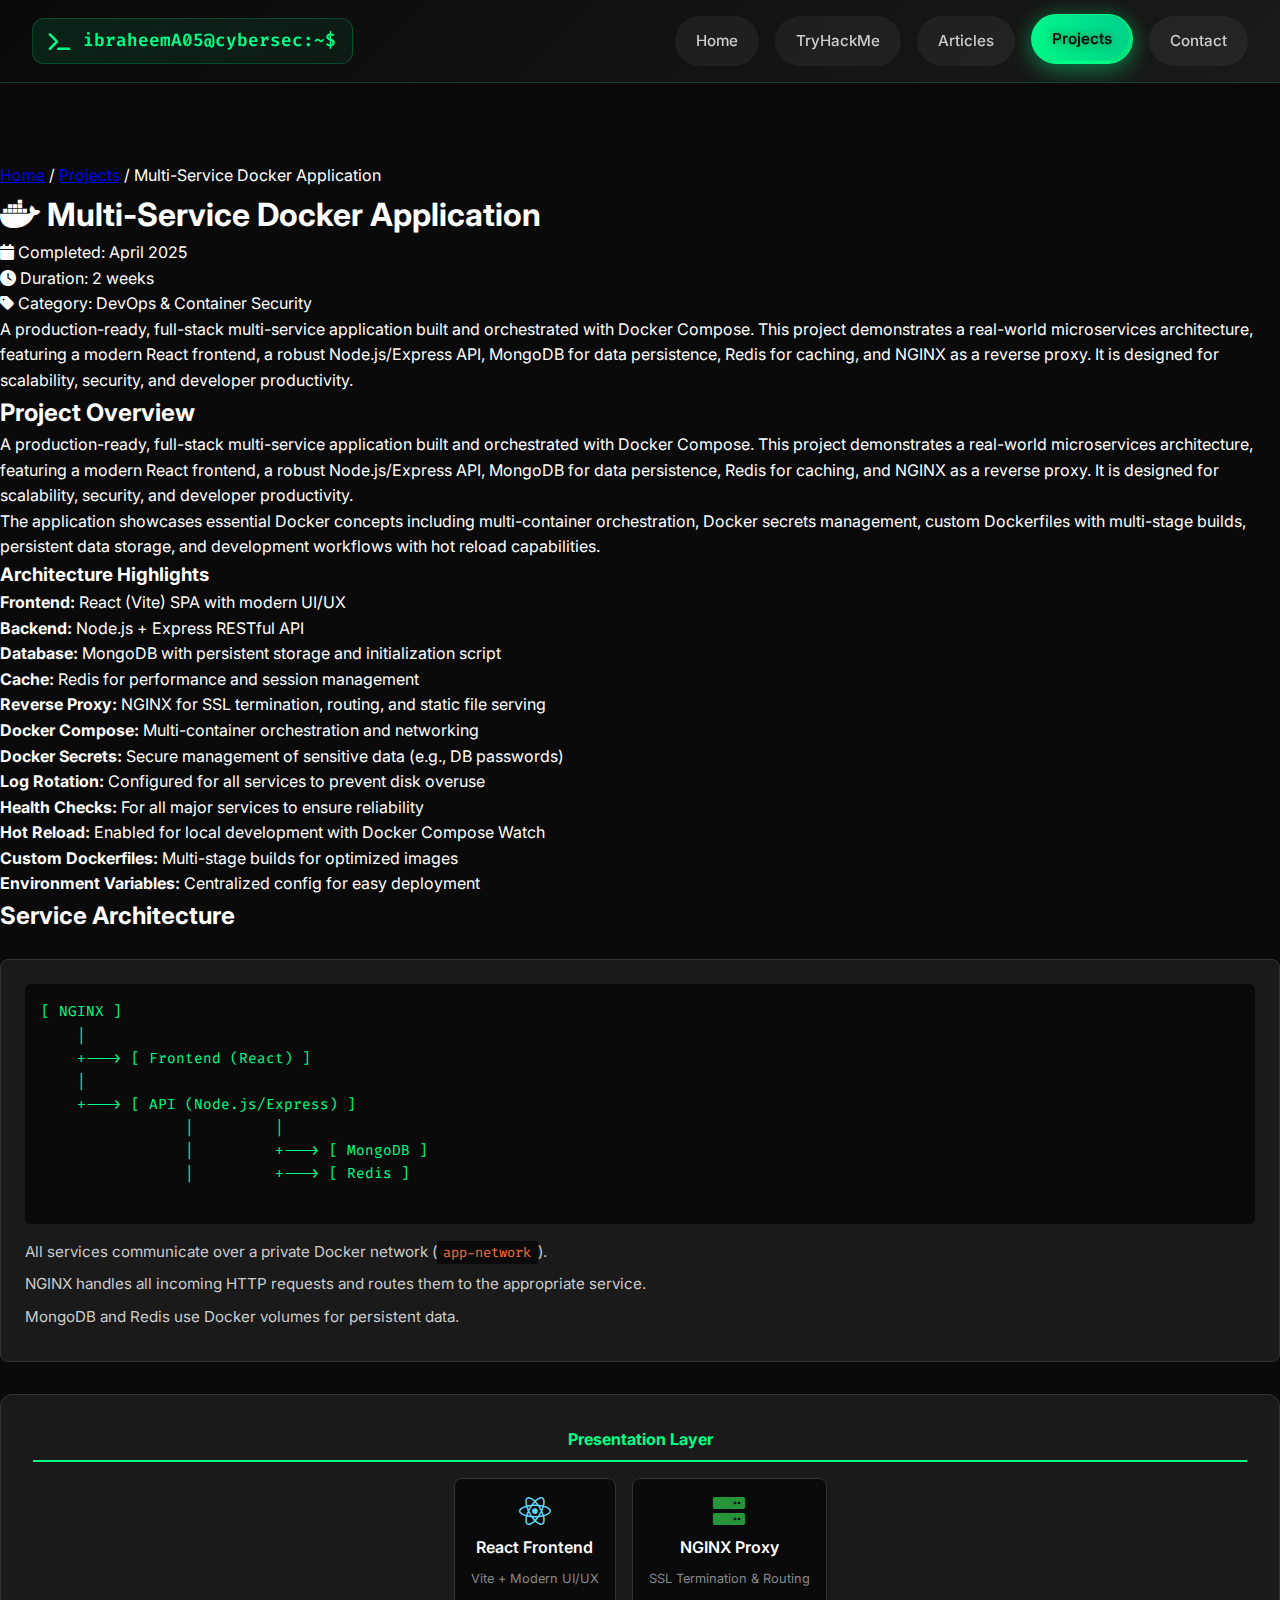
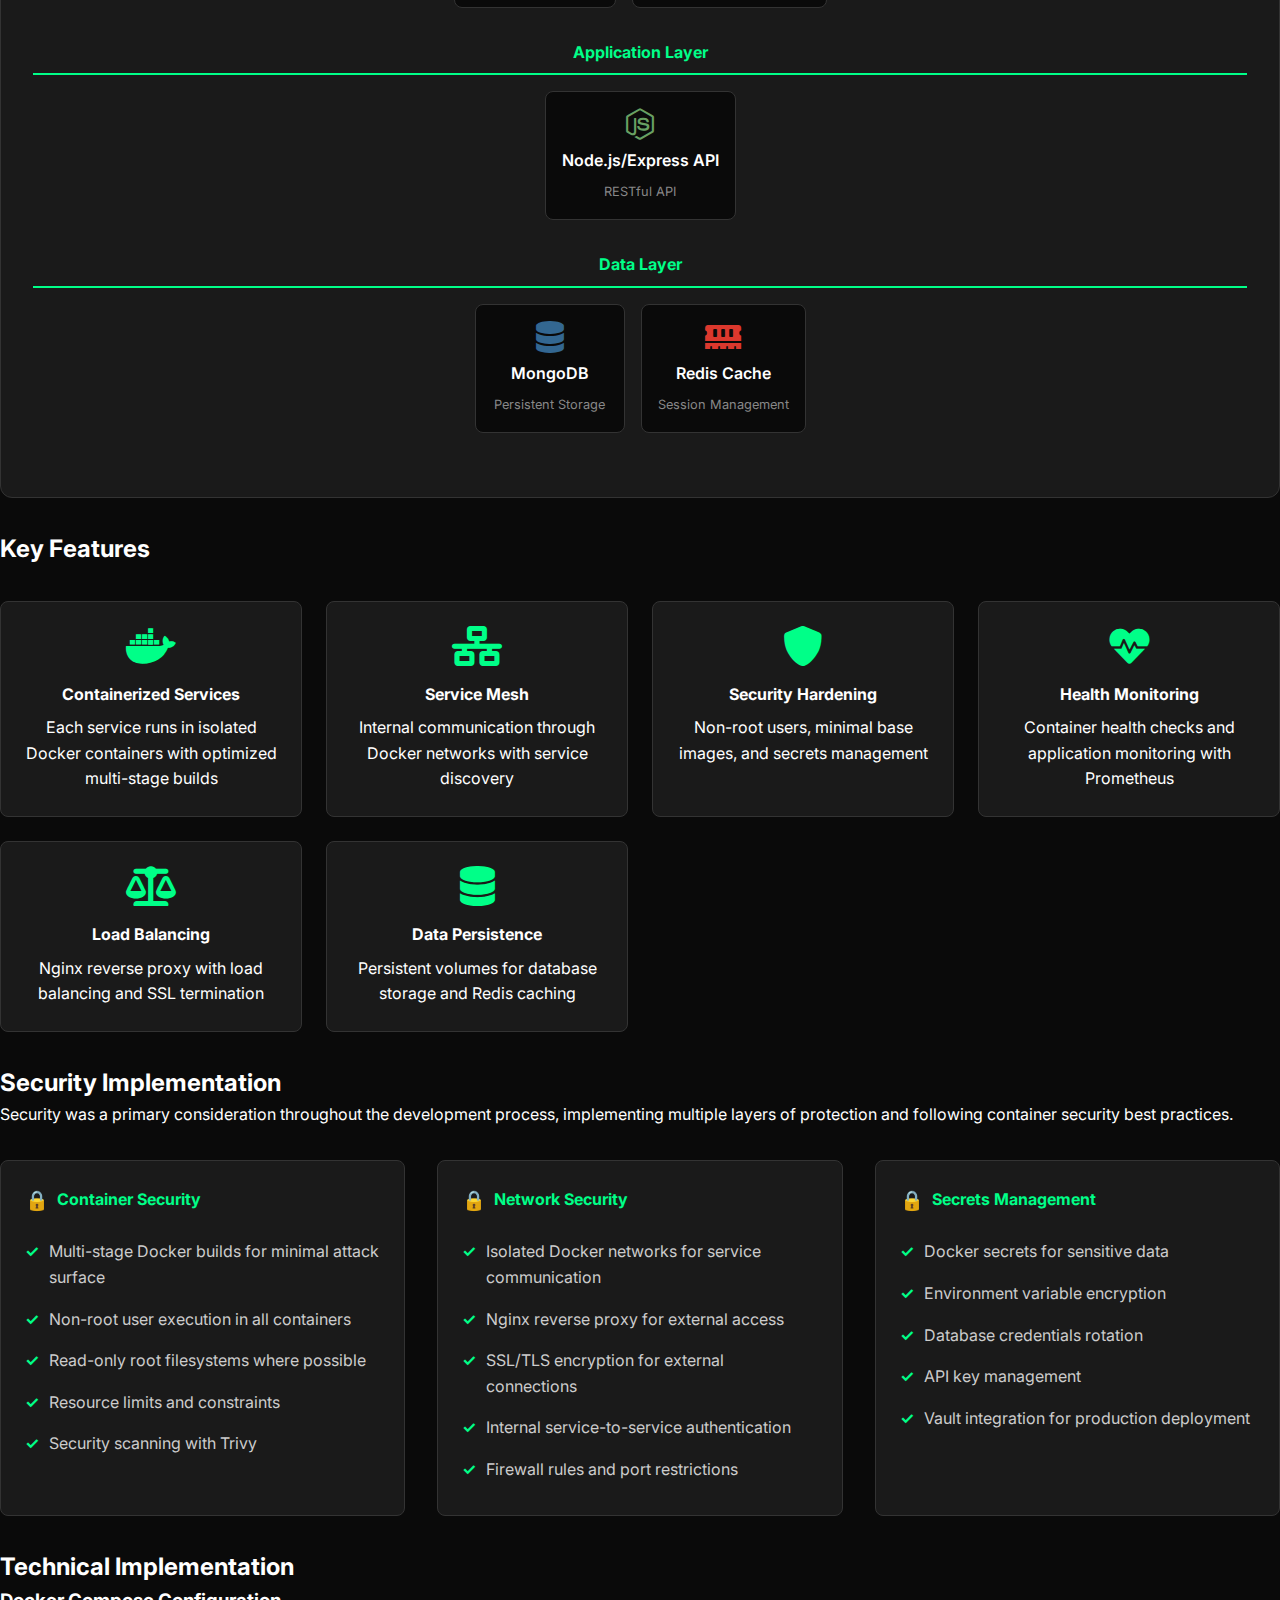
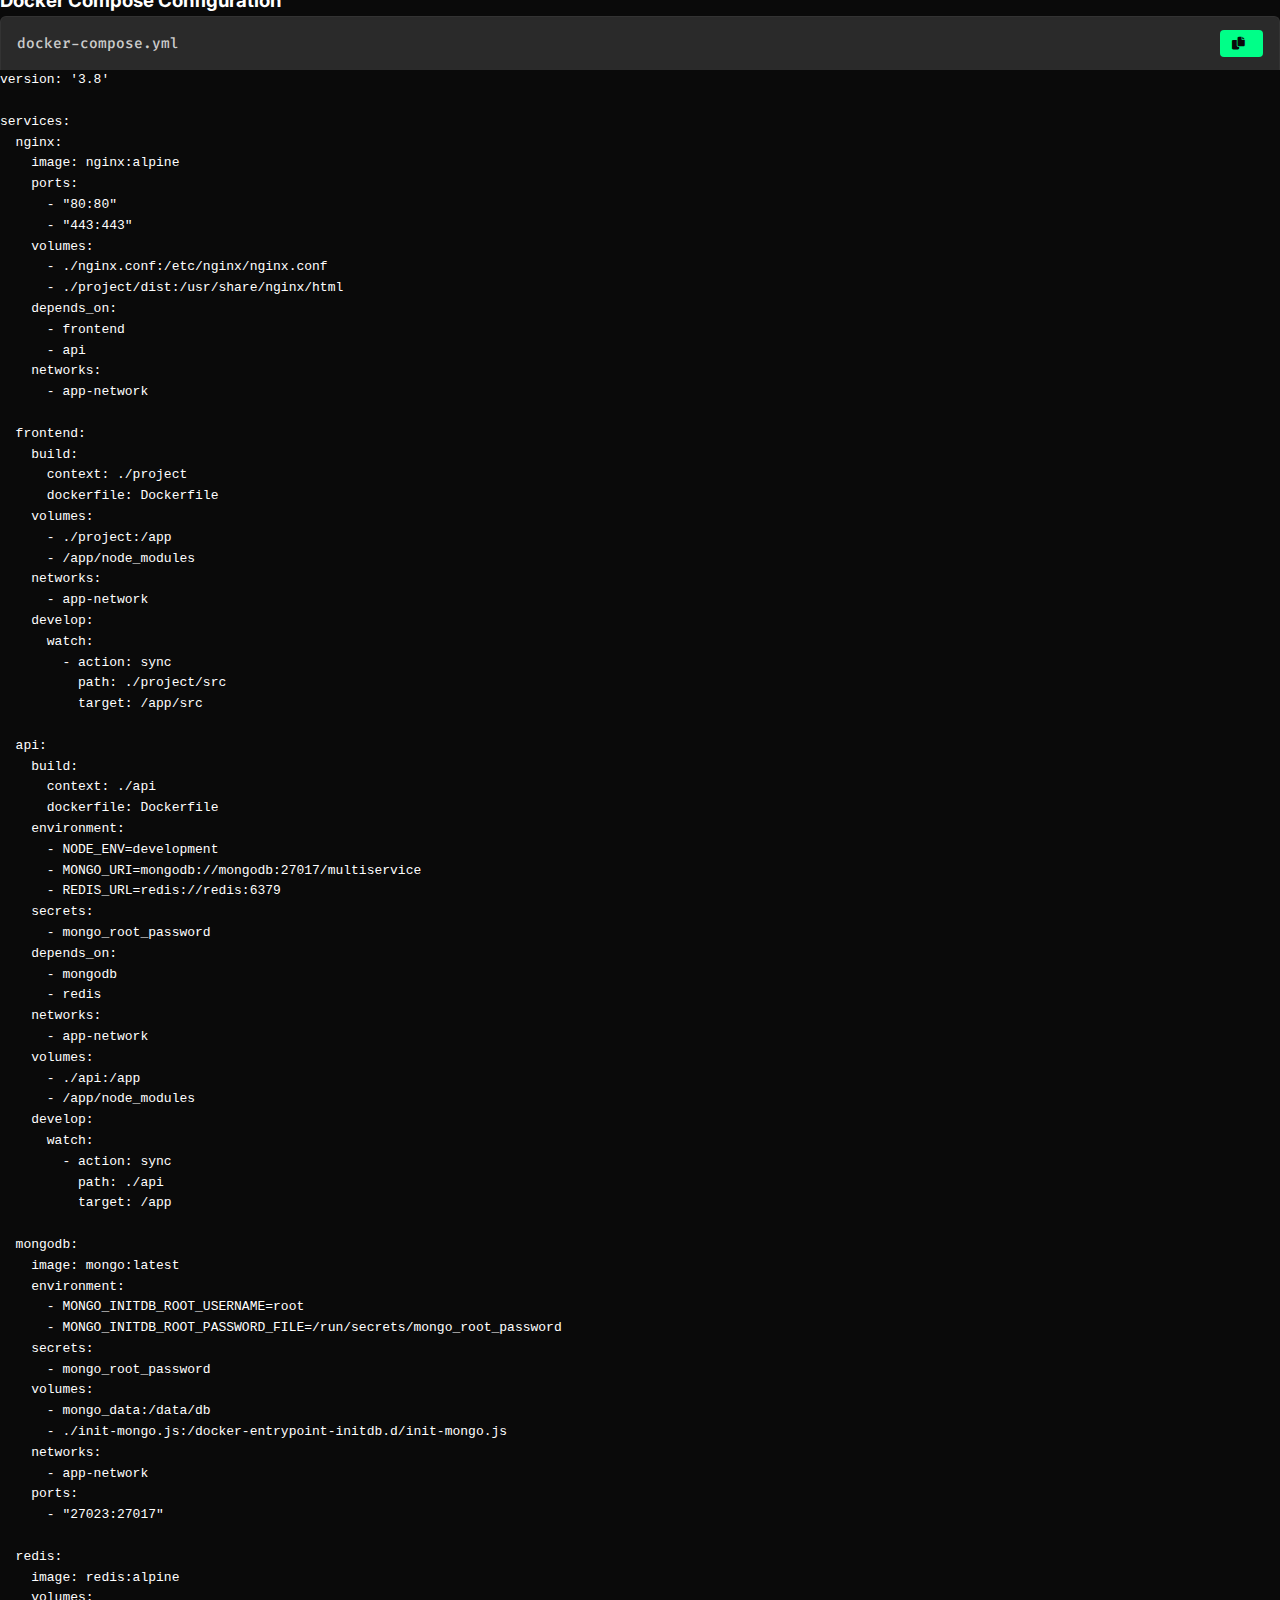
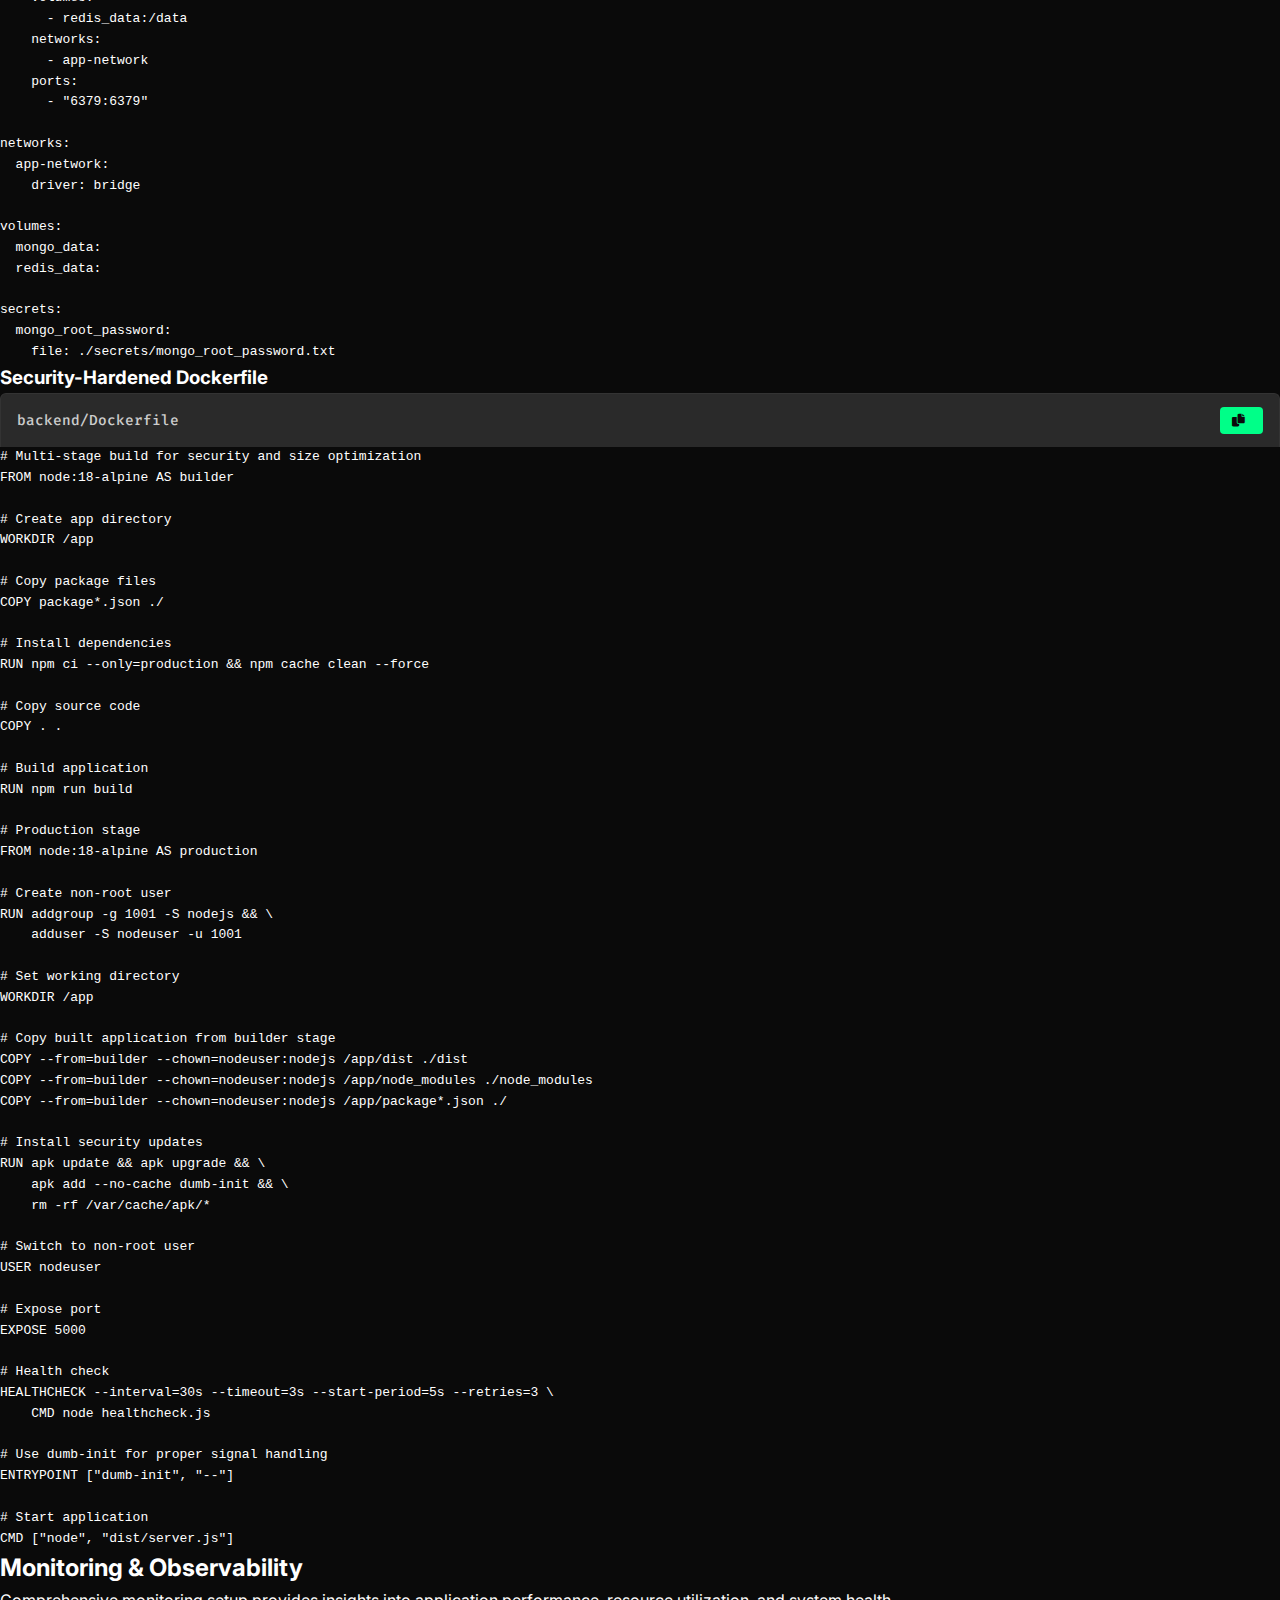
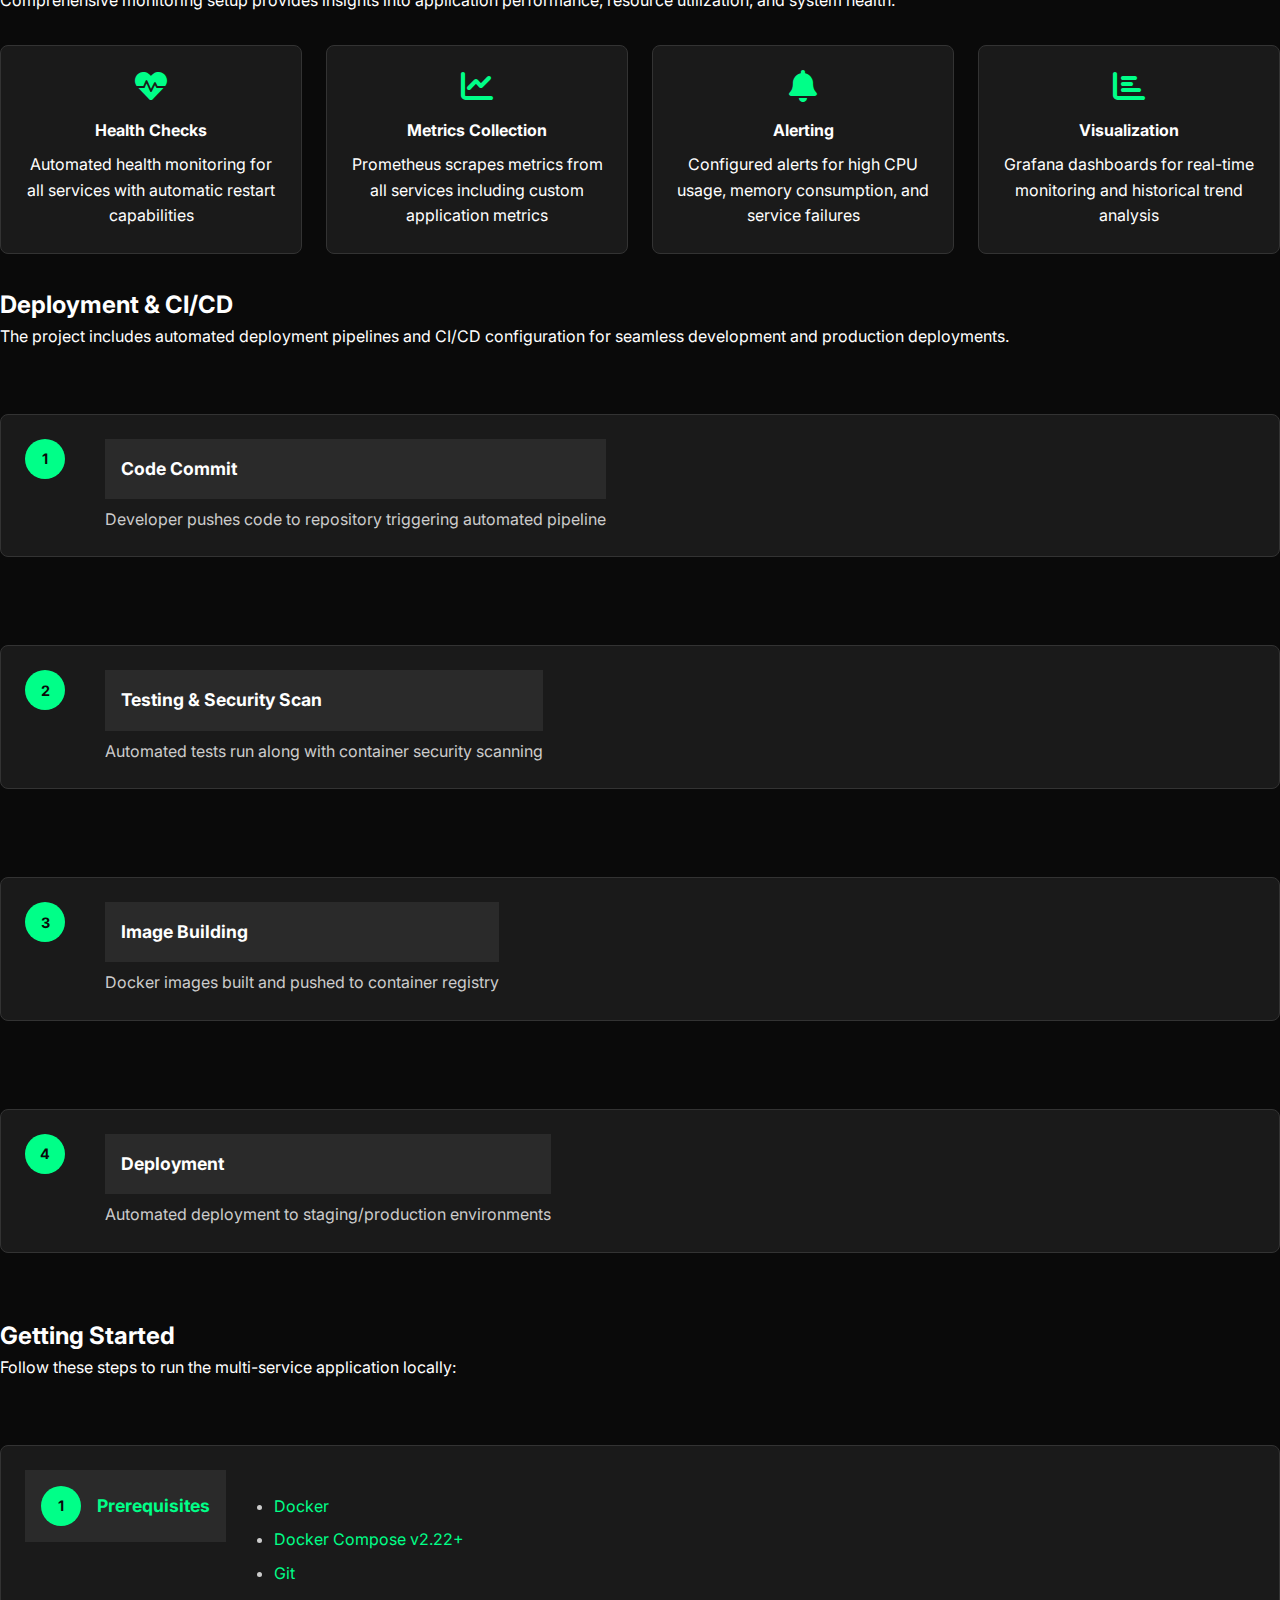
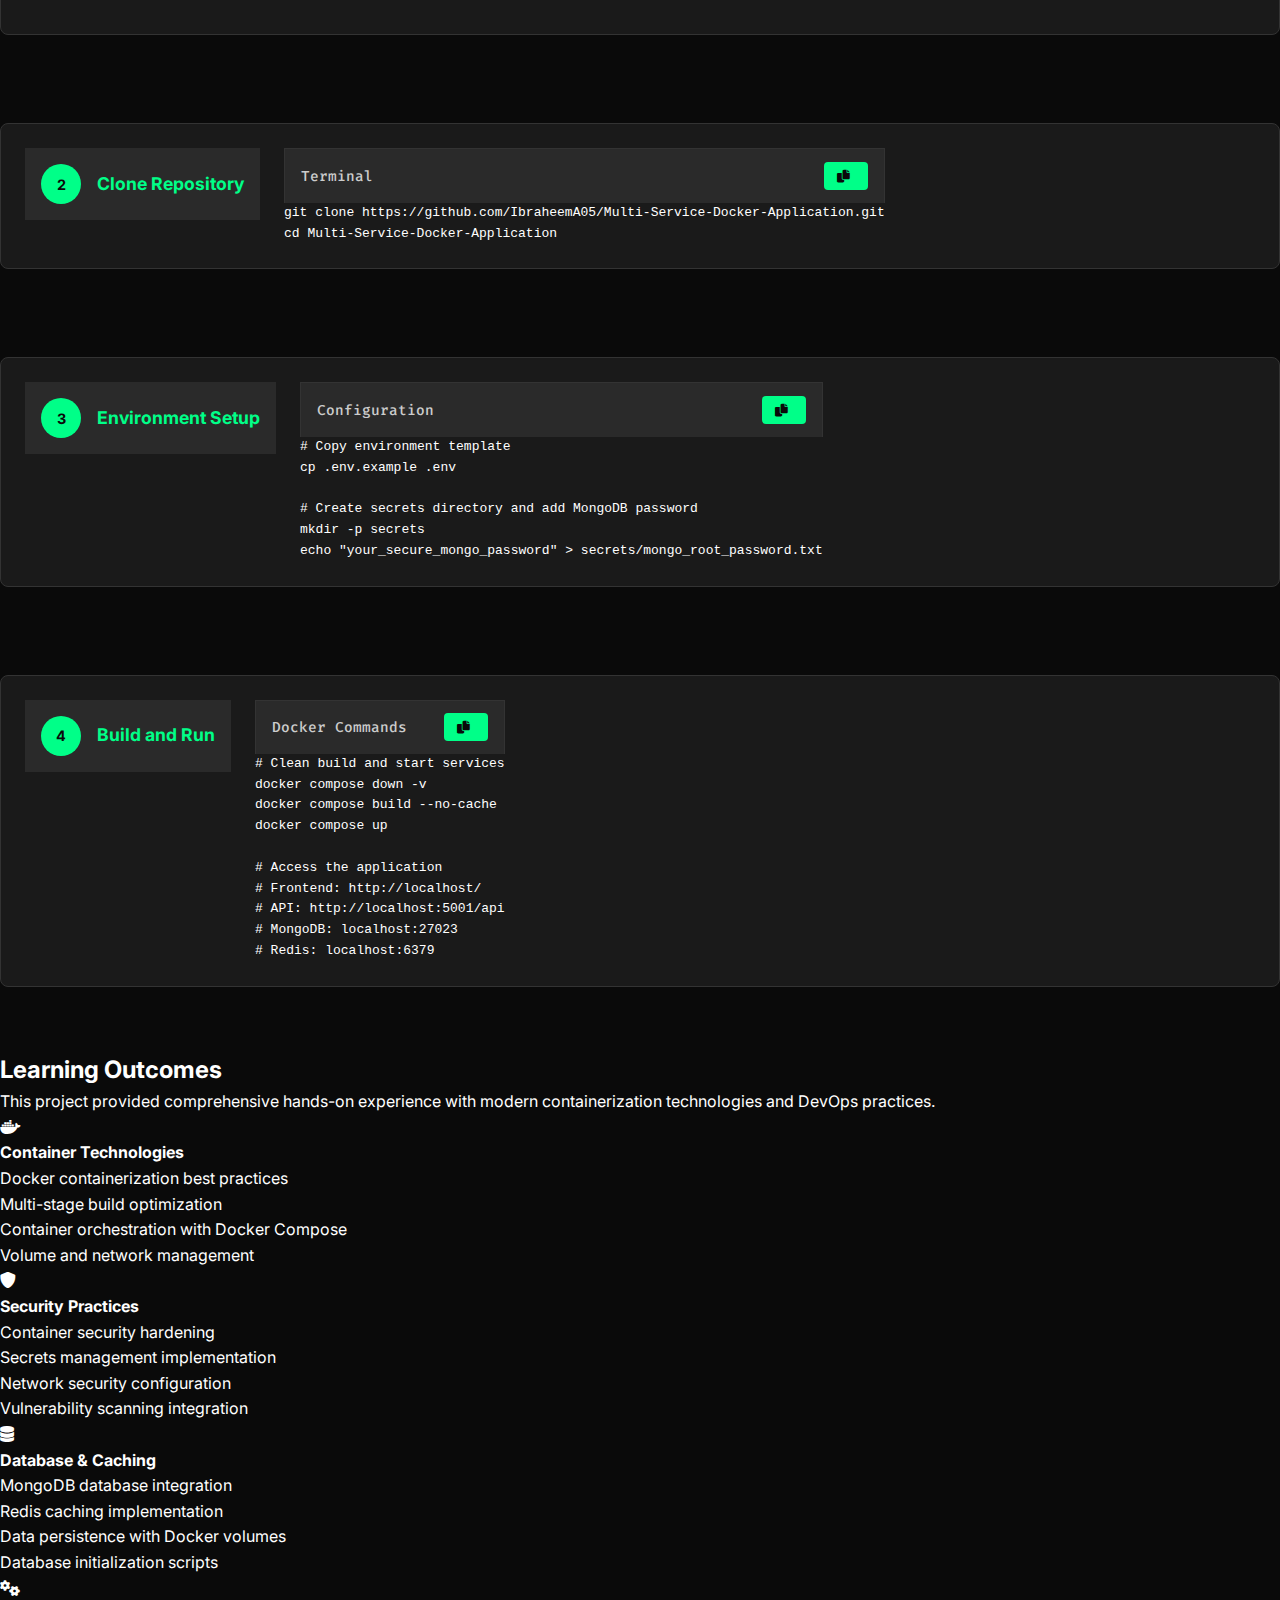
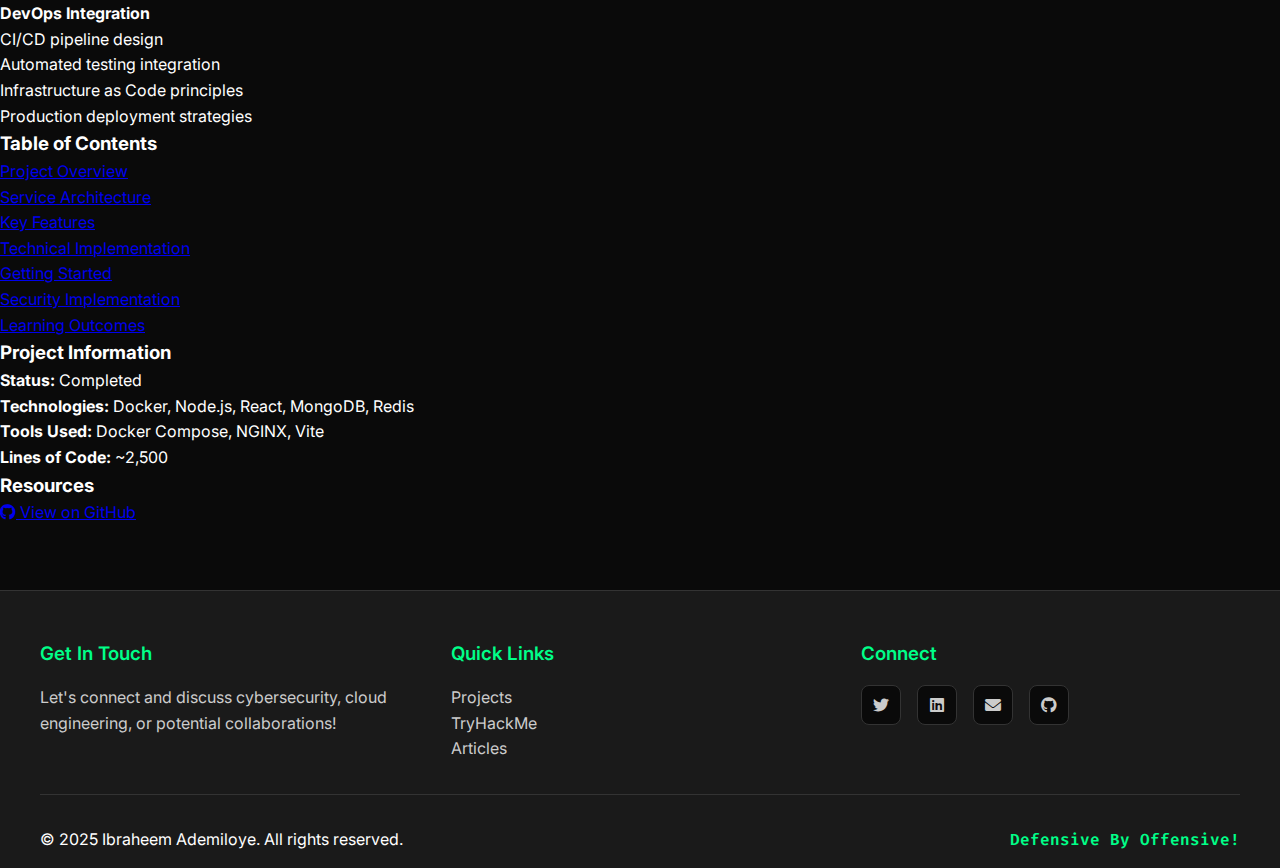
<file: posts/projects/multi-service-writeup.html>
<!DOCTYPE html>
<html lang="en">
  <head>
    <meta charset="UTF-8" />
    <meta name="viewport" content="width=device-width, initial-scale=1.0" />
    <title>Multi-Service Docker Application - Ibraheem's Portfolio</title>
    <link rel="stylesheet" href="../../styles.css" />
    <link
      href="https://cdnjs.cloudflare.com/ajax/libs/font-awesome/6.0.0/css/all.min.css"
      rel="stylesheet"
    />
    <link
      href="https://fonts.googleapis.com/css2?family=Fira+Code:wght@300;400;500;600;700&family=Inter:wght@300;400;500;600;700&display=swap"
      rel="stylesheet"
    />
  </head>
  <body>
    <div class="container">
      <header class="header">
        <div class="logo">
          <i class="fas fa-terminal"></i>
          <span>ibraheemA05@cybersec:~$</span>
        </div>
        <nav class="nav">
          <a href="../../index.html" class="nav-link">Home</a>
          <a href="../tryhackme/index.html" class="nav-link">TryHackMe</a>
          <a href="../articles/index.html" class="nav-link">Articles</a>
          <a href="index.html" class="nav-link active">Projects</a>
          <a href="../../index.html#contact" class="nav-link">Contact</a>
        </nav>
      </header>

      <main class="main">
        <section class="project-hero">
          <div class="project-hero-content">
            <div class="breadcrumb">
              <a href="../../index.html">Home</a>
              <span>/</span>
              <a href="index.html">Projects</a>
              <span>/</span>
              <span>Multi-Service Docker Application</span>
            </div>

            <h1 class="project-hero-title">
              <i class="fab fa-docker"></i>
              Multi-Service Docker Application
            </h1>

            <div class="project-meta-info">
              <div class="meta-item">
                <i class="fas fa-calendar"></i>
                <span>Completed: April 2025</span>
              </div>
              <div class="meta-item">
                <i class="fas fa-clock"></i>
                <span>Duration: 2 weeks</span>
              </div>
              <div class="meta-item">
                <i class="fas fa-tag"></i>
                <span>Category: DevOps & Container Security</span>
              </div>
            </div>

            <p class="project-hero-description">
              A production-ready, full-stack multi-service application built and
              orchestrated with Docker Compose. This project demonstrates a
              real-world microservices architecture, featuring a modern React
              frontend, a robust Node.js/Express API, MongoDB for data
              persistence, Redis for caching, and NGINX as a reverse proxy. It
              is designed for scalability, security, and developer productivity.
            </p>
          </div>
        </section>

        <section class="project-content">
          <div class="content-wrapper">
            <div class="main-content">
              <div class="content-section">
                <h2>Project Overview</h2>
                <p>
                  A production-ready, full-stack multi-service application built
                  and orchestrated with Docker Compose. This project
                  demonstrates a real-world microservices architecture,
                  featuring a modern React frontend, a robust Node.js/Express
                  API, MongoDB for data persistence, Redis for caching, and
                  NGINX as a reverse proxy. It is designed for scalability,
                  security, and developer productivity.
                </p>

                <p>
                  The application showcases essential Docker concepts including
                  multi-container orchestration, Docker secrets management,
                  custom Dockerfiles with multi-stage builds, persistent data
                  storage, and development workflows with hot reload
                  capabilities.
                </p>

                <div class="highlight-box">
                  <h3>Architecture Highlights</h3>
                  <ul>
                    <li>
                      <strong>Frontend:</strong> React (Vite) SPA with modern
                      UI/UX
                    </li>
                    <li>
                      <strong>Backend:</strong> Node.js + Express RESTful API
                    </li>
                    <li>
                      <strong>Database:</strong> MongoDB with persistent storage
                      and initialization script
                    </li>
                    <li>
                      <strong>Cache:</strong> Redis for performance and session
                      management
                    </li>
                    <li>
                      <strong>Reverse Proxy:</strong> NGINX for SSL termination,
                      routing, and static file serving
                    </li>
                    <li>
                      <strong>Docker Compose:</strong> Multi-container
                      orchestration and networking
                    </li>
                    <li>
                      <strong>Docker Secrets:</strong> Secure management of
                      sensitive data (e.g., DB passwords)
                    </li>
                    <li>
                      <strong>Log Rotation:</strong> Configured for all services
                      to prevent disk overuse
                    </li>
                    <li>
                      <strong>Health Checks:</strong> For all major services to
                      ensure reliability
                    </li>
                    <li>
                      <strong>Hot Reload:</strong> Enabled for local development
                      with Docker Compose Watch
                    </li>
                    <li>
                      <strong>Custom Dockerfiles:</strong> Multi-stage builds
                      for optimized images
                    </li>
                    <li>
                      <strong>Environment Variables:</strong> Centralized config
                      for easy deployment
                    </li>
                  </ul>
                </div>
              </div>

              <div class="content-section">
                <h2>Service Architecture</h2>
                <div class="architecture-visual">
                  <pre class="architecture-code">
[ NGINX ]
    |
    +---> [ Frontend (React) ]
    |
    +---> [ API (Node.js/Express) ]
                |         |
                |         +---> [ MongoDB ]
                |         +---> [ Redis ]
                  </pre>
                  <p>
                    All services communicate over a private Docker network
                    (<code>app-network</code>).
                  </p>
                  <p>
                    NGINX handles all incoming HTTP requests and routes them to
                    the appropriate service.
                  </p>
                  <p>
                    MongoDB and Redis use Docker volumes for persistent data.
                  </p>
                </div>

                <div class="architecture-diagram">
                  <div class="service-layer">
                    <h4>Presentation Layer</h4>
                    <div class="service-group">
                      <div class="service-box frontend">
                        <i class="fab fa-react"></i>
                        <span>React Frontend</span>
                        <small>Vite + Modern UI/UX</small>
                      </div>
                      <div class="service-box proxy">
                        <i class="fas fa-server"></i>
                        <span>NGINX Proxy</span>
                        <small>SSL Termination & Routing</small>
                      </div>
                    </div>
                  </div>

                  <div class="service-layer">
                    <h4>Application Layer</h4>
                    <div class="service-group">
                      <div class="service-box api">
                        <i class="fab fa-node-js"></i>
                        <span>Node.js/Express API</span>
                        <small>RESTful API</small>
                      </div>
                    </div>
                  </div>

                  <div class="service-layer">
                    <h4>Data Layer</h4>
                    <div class="service-group">
                      <div class="service-box database">
                        <i class="fas fa-database"></i>
                        <span>MongoDB</span>
                        <small>Persistent Storage</small>
                      </div>
                      <div class="service-box cache">
                        <i class="fas fa-memory"></i>
                        <span>Redis Cache</span>
                        <small>Session Management</small>
                      </div>
                    </div>
                  </div>
                </div>
              </div>

              <div class="content-section">
                <h2>Key Features</h2>

                <div class="features-grid">
                  <div class="feature-card">
                    <i class="fab fa-docker"></i>
                    <h4>Containerized Services</h4>
                    <p>
                      Each service runs in isolated Docker containers with
                      optimized multi-stage builds
                    </p>
                  </div>

                  <div class="feature-card">
                    <i class="fas fa-network-wired"></i>
                    <h4>Service Mesh</h4>
                    <p>
                      Internal communication through Docker networks with
                      service discovery
                    </p>
                  </div>

                  <div class="feature-card">
                    <i class="fas fa-shield-alt"></i>
                    <h4>Security Hardening</h4>
                    <p>
                      Non-root users, minimal base images, and secrets
                      management
                    </p>
                  </div>

                  <div class="feature-card">
                    <i class="fas fa-heartbeat"></i>
                    <h4>Health Monitoring</h4>
                    <p>
                      Container health checks and application monitoring with
                      Prometheus
                    </p>
                  </div>

                  <div class="feature-card">
                    <i class="fas fa-balance-scale"></i>
                    <h4>Load Balancing</h4>
                    <p>
                      Nginx reverse proxy with load balancing and SSL
                      termination
                    </p>
                  </div>

                  <div class="feature-card">
                    <i class="fas fa-database"></i>
                    <h4>Data Persistence</h4>
                    <p>
                      Persistent volumes for database storage and Redis caching
                    </p>
                  </div>
                </div>
              </div>

              <div class="content-section">
                <h2>Security Implementation</h2>
                <p>
                  Security was a primary consideration throughout the
                  development process, implementing multiple layers of
                  protection and following container security best practices.
                </p>

                <div class="security-measures">
                  <div class="security-category">
                    <h4>Container Security</h4>
                    <ul>
                      <li>
                        Multi-stage Docker builds for minimal attack surface
                      </li>
                      <li>Non-root user execution in all containers</li>
                      <li>Read-only root filesystems where possible</li>
                      <li>Resource limits and constraints</li>
                      <li>Security scanning with Trivy</li>
                    </ul>
                  </div>

                  <div class="security-category">
                    <h4>Network Security</h4>
                    <ul>
                      <li>
                        Isolated Docker networks for service communication
                      </li>
                      <li>Nginx reverse proxy for external access</li>
                      <li>SSL/TLS encryption for external connections</li>
                      <li>Internal service-to-service authentication</li>
                      <li>Firewall rules and port restrictions</li>
                    </ul>
                  </div>

                  <div class="security-category">
                    <h4>Secrets Management</h4>
                    <ul>
                      <li>Docker secrets for sensitive data</li>
                      <li>Environment variable encryption</li>
                      <li>Database credentials rotation</li>
                      <li>API key management</li>
                      <li>Vault integration for production deployment</li>
                    </ul>
                  </div>
                </div>
              </div>

              <div class="content-section">
                <h2>Technical Implementation</h2>

                <div class="code-section">
                  <h3>Docker Compose Configuration</h3>
                  <div class="code-block">
                    <div class="code-header">
                      <span>docker-compose.yml</span>
                      <button
                        class="copy-btn"
                        onclick="copyCode('docker-compose')"
                      >
                        <i class="fas fa-copy"></i>
                      </button>
                    </div>
                    <pre id="docker-compose"><code>version: '3.8'

services:
  nginx:
    image: nginx:alpine
    ports:
      - "80:80"
      - "443:443"
    volumes:
      - ./nginx.conf:/etc/nginx/nginx.conf
      - ./project/dist:/usr/share/nginx/html
    depends_on:
      - frontend
      - api
    networks:
      - app-network

  frontend:
    build:
      context: ./project
      dockerfile: Dockerfile
    volumes:
      - ./project:/app
      - /app/node_modules
    networks:
      - app-network
    develop:
      watch:
        - action: sync
          path: ./project/src
          target: /app/src

  api:
    build:
      context: ./api
      dockerfile: Dockerfile
    environment:
      - NODE_ENV=development
      - MONGO_URI=mongodb://mongodb:27017/multiservice
      - REDIS_URL=redis://redis:6379
    secrets:
      - mongo_root_password
    depends_on:
      - mongodb
      - redis
    networks:
      - app-network
    volumes:
      - ./api:/app
      - /app/node_modules
    develop:
      watch:
        - action: sync
          path: ./api
          target: /app

  mongodb:
    image: mongo:latest
    environment:
      - MONGO_INITDB_ROOT_USERNAME=root
      - MONGO_INITDB_ROOT_PASSWORD_FILE=/run/secrets/mongo_root_password
    secrets:
      - mongo_root_password
    volumes:
      - mongo_data:/data/db
      - ./init-mongo.js:/docker-entrypoint-initdb.d/init-mongo.js
    networks:
      - app-network
    ports:
      - "27023:27017"

  redis:
    image: redis:alpine
    volumes:
      - redis_data:/data
    networks:
      - app-network
    ports:
      - "6379:6379"

networks:
  app-network:
    driver: bridge

volumes:
  mongo_data:
  redis_data:

secrets:
  mongo_root_password:
    file: ./secrets/mongo_root_password.txt</code></pre>
                  </div>
                </div>

                <div class="code-section">
                  <h3>Security-Hardened Dockerfile</h3>
                  <div class="code-block">
                    <div class="code-header">
                      <span>backend/Dockerfile</span>
                      <button class="copy-btn" onclick="copyCode('dockerfile')">
                        <i class="fas fa-copy"></i>
                      </button>
                    </div>
                    <pre
                      id="dockerfile"
                    ><code># Multi-stage build for security and size optimization
FROM node:18-alpine AS builder

# Create app directory
WORKDIR /app

# Copy package files
COPY package*.json ./

# Install dependencies
RUN npm ci --only=production && npm cache clean --force

# Copy source code
COPY . .

# Build application
RUN npm run build

# Production stage
FROM node:18-alpine AS production

# Create non-root user
RUN addgroup -g 1001 -S nodejs && \
    adduser -S nodeuser -u 1001

# Set working directory
WORKDIR /app

# Copy built application from builder stage
COPY --from=builder --chown=nodeuser:nodejs /app/dist ./dist
COPY --from=builder --chown=nodeuser:nodejs /app/node_modules ./node_modules
COPY --from=builder --chown=nodeuser:nodejs /app/package*.json ./

# Install security updates
RUN apk update && apk upgrade && \
    apk add --no-cache dumb-init && \
    rm -rf /var/cache/apk/*

# Switch to non-root user
USER nodeuser

# Expose port
EXPOSE 5000

# Health check
HEALTHCHECK --interval=30s --timeout=3s --start-period=5s --retries=3 \
    CMD node healthcheck.js

# Use dumb-init for proper signal handling
ENTRYPOINT ["dumb-init", "--"]

# Start application
CMD ["node", "dist/server.js"]</code></pre>
                  </div>
                </div>
              </div>

              <div class="content-section">
                <h2>Monitoring & Observability</h2>
                <p>
                  Comprehensive monitoring setup provides insights into
                  application performance, resource utilization, and system
                  health.
                </p>

                <div class="monitoring-features">
                  <div class="monitoring-item">
                    <i class="fas fa-heartbeat"></i>
                    <h4>Health Checks</h4>
                    <p>
                      Automated health monitoring for all services with
                      automatic restart capabilities
                    </p>
                  </div>

                  <div class="monitoring-item">
                    <i class="fas fa-chart-line"></i>
                    <h4>Metrics Collection</h4>
                    <p>
                      Prometheus scrapes metrics from all services including
                      custom application metrics
                    </p>
                  </div>

                  <div class="monitoring-item">
                    <i class="fas fa-bell"></i>
                    <h4>Alerting</h4>
                    <p>
                      Configured alerts for high CPU usage, memory consumption,
                      and service failures
                    </p>
                  </div>

                  <div class="monitoring-item">
                    <i class="fas fa-chart-bar"></i>
                    <h4>Visualization</h4>
                    <p>
                      Grafana dashboards for real-time monitoring and historical
                      trend analysis
                    </p>
                  </div>
                </div>
              </div>

              <div class="content-section">
                <h2>Deployment & CI/CD</h2>
                <p>
                  The project includes automated deployment pipelines and CI/CD
                  configuration for seamless development and production
                  deployments.
                </p>

                <div class="deployment-steps">
                  <div class="step">
                    <div class="step-number">1</div>
                    <div class="step-content">
                      <h4>Code Commit</h4>
                      <p>
                        Developer pushes code to repository triggering automated
                        pipeline
                      </p>
                    </div>
                  </div>

                  <div class="step">
                    <div class="step-number">2</div>
                    <div class="step-content">
                      <h4>Testing & Security Scan</h4>
                      <p>
                        Automated tests run along with container security
                        scanning
                      </p>
                    </div>
                  </div>

                  <div class="step">
                    <div class="step-number">3</div>
                    <div class="step-content">
                      <h4>Image Building</h4>
                      <p>
                        Docker images built and pushed to container registry
                      </p>
                    </div>
                  </div>

                  <div class="step">
                    <div class="step-number">4</div>
                    <div class="step-content">
                      <h4>Deployment</h4>
                      <p>
                        Automated deployment to staging/production environments
                      </p>
                    </div>
                  </div>
                </div>
              </div>

              <div class="content-section">
                <h2>Getting Started</h2>
                <p>
                  Follow these steps to run the multi-service application
                  locally:
                </p>

                <div class="deployment-steps">
                  <div class="step">
                    <h4><span class="step-number">1</span>Prerequisites</h4>
                    <ul>
                      <li>
                        <a
                          href="https://www.docker.com/get-started"
                          target="_blank"
                          >Docker</a
                        >
                      </li>
                      <li>
                        <a
                          href="https://docs.docker.com/compose/"
                          target="_blank"
                          >Docker Compose v2.22+</a
                        >
                      </li>
                      <li>
                        <a href="https://git-scm.com/" target="_blank">Git</a>
                      </li>
                    </ul>
                  </div>

                  <div class="step">
                    <h4><span class="step-number">2</span>Clone Repository</h4>
                    <div class="code-block">
                      <div class="code-header">
                        <span>Terminal</span>
                        <button
                          class="copy-btn"
                          onclick="copyCode('clone-repo')"
                        >
                          <i class="fas fa-copy"></i>
                        </button>
                      </div>
                      <pre
                        id="clone-repo"
                      ><code>git clone https://github.com/IbraheemA05/Multi-Service-Docker-Application.git
cd Multi-Service-Docker-Application</code></pre>
                    </div>
                  </div>

                  <div class="step">
                    <h4><span class="step-number">3</span>Environment Setup</h4>
                    <div class="code-block">
                      <div class="code-header">
                        <span>Configuration</span>
                        <button
                          class="copy-btn"
                          onclick="copyCode('env-setup')"
                        >
                          <i class="fas fa-copy"></i>
                        </button>
                      </div>
                      <pre id="env-setup"><code># Copy environment template
cp .env.example .env

# Create secrets directory and add MongoDB password
mkdir -p secrets
echo "your_secure_mongo_password" > secrets/mongo_root_password.txt</code></pre>
                    </div>
                  </div>

                  <div class="step">
                    <h4><span class="step-number">4</span>Build and Run</h4>
                    <div class="code-block">
                      <div class="code-header">
                        <span>Docker Commands</span>
                        <button
                          class="copy-btn"
                          onclick="copyCode('docker-run')"
                        >
                          <i class="fas fa-copy"></i>
                        </button>
                      </div>
                      <pre
                        id="docker-run"
                      ><code># Clean build and start services
docker compose down -v
docker compose build --no-cache
docker compose up

# Access the application
# Frontend: http://localhost/
# API: http://localhost:5001/api
# MongoDB: localhost:27023
# Redis: localhost:6379</code></pre>
                    </div>
                  </div>
                </div>
              </div>

              <div class="content-section">
                <h2>Learning Outcomes</h2>
                <p>
                  This project provided comprehensive hands-on experience with
                  modern containerization technologies and DevOps practices.
                </p>

                <div class="outcomes-grid">
                  <div class="outcome">
                    <i class="fab fa-docker"></i>
                    <h4>Container Technologies</h4>
                    <ul>
                      <li>Docker containerization best practices</li>
                      <li>Multi-stage build optimization</li>
                      <li>Container orchestration with Docker Compose</li>
                      <li>Volume and network management</li>
                    </ul>
                  </div>

                  <div class="outcome">
                    <i class="fas fa-shield-alt"></i>
                    <h4>Security Practices</h4>
                    <ul>
                      <li>Container security hardening</li>
                      <li>Secrets management implementation</li>
                      <li>Network security configuration</li>
                      <li>Vulnerability scanning integration</li>
                    </ul>
                  </div>

                  <div class="outcome">
                    <i class="fas fa-database"></i>
                    <h4>Database & Caching</h4>
                    <ul>
                      <li>MongoDB database integration</li>
                      <li>Redis caching implementation</li>
                      <li>Data persistence with Docker volumes</li>
                      <li>Database initialization scripts</li>
                    </ul>
                  </div>

                  <div class="outcome">
                    <i class="fas fa-cogs"></i>
                    <h4>DevOps Integration</h4>
                    <ul>
                      <li>CI/CD pipeline design</li>
                      <li>Automated testing integration</li>
                      <li>Infrastructure as Code principles</li>
                      <li>Production deployment strategies</li>
                    </ul>
                  </div>
                </div>
              </div>
            </div>

            <div class="sidebar">
              <div class="toc">
                <h3>Table of Contents</h3>
                <ul>
                  <li><a href="#overview">Project Overview</a></li>
                  <li><a href="#architecture">Service Architecture</a></li>
                  <li><a href="#features">Key Features</a></li>
                  <li><a href="#technical">Technical Implementation</a></li>
                  <li><a href="#getting-started">Getting Started</a></li>
                  <li><a href="#security">Security Implementation</a></li>
                  <li><a href="#outcomes">Learning Outcomes</a></li>
                </ul>
              </div>

              <div class="project-info">
                <h3>Project Information</h3>
                <div class="info-item"><strong>Status:</strong> Completed</div>
                <div class="info-item">
                  <strong>Technologies:</strong> Docker, Node.js, React,
                  MongoDB, Redis
                </div>
                <div class="info-item">
                  <strong>Tools Used:</strong> Docker Compose, NGINX, Vite
                </div>
                <div class="info-item">
                  <strong>Lines of Code:</strong> ~2,500
                </div>
              </div>

              <div class="external-links">
                <h3>Resources</h3>
                <a
                  href="https://github.com/IbraheemA05/Multi-Service-Docker-Application"
                  target="_blank"
                  class="external-link"
                >
                  <i class="fab fa-github"></i>
                  View on GitHub
                </a>
              </div>
            </div>
          </div>
        </section>
      </main>

      <footer class="footer">
        <div class="footer-content">
          <div class="footer-section">
            <h3>Get In Touch</h3>
            <p>
              Let's connect and discuss cybersecurity, cloud engineering, or
              potential collaborations!
            </p>
          </div>

          <div class="footer-section">
            <h3>Quick Links</h3>
            <ul class="footer-links">
              <li><a href="index.html">Projects</a></li>
              <li><a href="../tryhackme/index.html">TryHackMe</a></li>
              <li><a href="../articles/index.html">Articles</a></li>
            </ul>
          </div>

          <div class="footer-section">
            <h3>Connect</h3>
            <div class="footer-social">
              <a href="https://x.com/IbraheemA50" target="_blank"
                ><i class="fab fa-twitter"></i
              ></a>
              <a
                href="https://www.linkedin.com/in/ademiloye-al-hanif-ibraheem-4b5a3027a/"
                target="_blank"
                ><i class="fab fa-linkedin"></i
              ></a>
              <a href="mailto:binfin.binfin@gmail.com"
                ><i class="fas fa-envelope"></i
              ></a>
              <a href="https://github.com/IbraheemA05" target="_blank"
                ><i class="fab fa-github"></i
              ></a>
            </div>
          </div>
        </div>

        <div class="footer-bottom">
          <p>&copy; 2025 Ibraheem Ademiloye. All rights reserved.</p>
          <p class="footer-motto">Defensive By Offensive!</p>
        </div>
      </footer>
    </div>

    <style>
      /* Additional styles for multi-service project */
      .architecture-diagram {
        background: var(--background-medium);
        border: 1px solid var(--border-color);
        border-radius: 12px;
        padding: 2rem;
        margin: 2rem 0;
      }

      .service-layer {
        margin-bottom: 2rem;
      }

      .service-layer h4 {
        color: var(--primary-color);
        margin-bottom: 1rem;
        text-align: center;
        padding-bottom: 0.5rem;
        border-bottom: 2px solid var(--primary-color);
      }

      .service-group {
        display: flex;
        justify-content: center;
        gap: 1rem;
        flex-wrap: wrap;
      }

      .service-box {
        background: var(--background-dark);
        border: 1px solid var(--border-color);
        border-radius: 8px;
        padding: 1rem;
        min-width: 150px;
        text-align: center;
        transition: all 0.3s ease;
      }

      .service-box:hover {
        border-color: var(--primary-color);
        transform: translateY(-2px);
      }

      .service-box i {
        font-size: 2rem;
        margin-bottom: 0.5rem;
        display: block;
      }

      .service-box.frontend i {
        color: #61dafb;
      }
      .service-box.proxy i {
        color: #269539;
      }
      .service-box.api i {
        color: #68a063;
      }
      .service-box.auth i {
        color: var(--primary-color);
      }
      .service-box.database i {
        color: #336791;
      }
      .service-box.cache i {
        color: #dc382d;
      }
      .service-box.monitoring i {
        color: #e6522c;
      }
      .service-box.visualization i {
        color: #f46800;
      }

      .service-box span {
        display: block;
        color: var(--text-primary);
        font-weight: 600;
        margin-bottom: 0.25rem;
      }

      .service-box small {
        color: var(--text-muted);
        font-size: 0.8rem;
      }

      .features-grid {
        display: grid;
        grid-template-columns: repeat(auto-fit, minmax(300px, 1fr));
        gap: 1.5rem;
        margin: 2rem 0;
      }

      .feature-card {
        background: var(--background-medium);
        border: 1px solid var(--border-color);
        border-radius: 8px;
        padding: 1.5rem;
        text-align: center;
        transition: all 0.3s ease;
      }

      .feature-card:hover {
        transform: translateY(-3px);
        box-shadow: 0 5px 15px rgba(0, 255, 136, 0.1);
      }

      .feature-card i {
        font-size: 2.5rem;
        color: var(--primary-color);
        margin-bottom: 1rem;
      }

      .feature-card h4 {
        color: var(--text-primary);
        margin-bottom: 0.5rem;
      }

      .security-measures {
        display: grid;
        grid-template-columns: repeat(auto-fit, minmax(300px, 1fr));
        gap: 2rem;
        margin: 2rem 0;
      }

      .security-category {
        background: var(--background-medium);
        border: 1px solid var(--border-color);
        border-radius: 8px;
        padding: 1.5rem;
      }

      .security-category h4 {
        color: var(--primary-color);
        margin-bottom: 1rem;
        display: flex;
        align-items: center;
        gap: 0.5rem;
      }

      .security-category h4::before {
        content: "🔒";
        font-size: 1.2rem;
      }

      .security-category ul {
        list-style: none;
        padding: 0;
      }

      .security-category li {
        padding: 0.5rem 0;
        color: var(--text-secondary);
        position: relative;
        padding-left: 1.5rem;
      }

      .security-category li::before {
        content: "✓";
        color: var(--primary-color);
        position: absolute;
        left: 0;
        font-weight: bold;
      }

      .monitoring-features {
        display: grid;
        grid-template-columns: repeat(auto-fit, minmax(250px, 1fr));
        gap: 1.5rem;
        margin: 2rem 0;
      }

      .monitoring-item {
        background: var(--background-medium);
        border: 1px solid var(--border-color);
        border-radius: 8px;
        padding: 1.5rem;
        text-align: center;
      }

      .monitoring-item i {
        font-size: 2rem;
        color: var(--primary-color);
        margin-bottom: 1rem;
      }

      .monitoring-item h4 {
        color: var(--text-primary);
        margin-bottom: 0.5rem;
      }

      .deployment-steps {
        display: flex;
        flex-direction: column;
        gap: 1.5rem;
        margin: 2rem 0;
      }

      .step {
        display: flex;
        align-items: flex-start;
        gap: 1.5rem;
        background: var(--background-medium);
        border: 1px solid var(--border-color);
        border-radius: 8px;
        padding: 1.5rem;
        transition: all 0.3s ease;
      }

      .step:hover {
        border-color: var(--primary-color);
      }

      .step-number {
        width: 40px;
        height: 40px;
        background: var(--primary-color);
        color: var(--background-dark);
        border-radius: 50%;
        display: flex;
        align-items: center;
        justify-content: center;
        font-weight: bold;
        flex-shrink: 0;
      }

      .step-content h4 {
        color: var(--text-primary);
        margin-bottom: 0.5rem;
      }

      .step-content p {
        color: var(--text-secondary);
        margin: 0;
      }

      @media (max-width: 768px) {
        .service-group {
          flex-direction: column;
          align-items: center;
        }

        .service-box {
          min-width: 200px;
        }

        .features-grid {
          grid-template-columns: 1fr;
        }

        .security-measures {
          grid-template-columns: 1fr;
        }
      }
    </style>

    <script>
      function copyCode(elementId) {
        const code = document.getElementById(elementId).textContent;
        navigator.clipboard.writeText(code).then(() => {
          const btn = event.target;
          const originalText = btn.innerHTML;
          btn.innerHTML = '<i class="fas fa-check"></i>';
          setTimeout(() => {
            btn.innerHTML = originalText;
          }, 2000);
        });
      }
    </script>
    <script src="../../script.js"></script>
  </body>
</html>
</file>
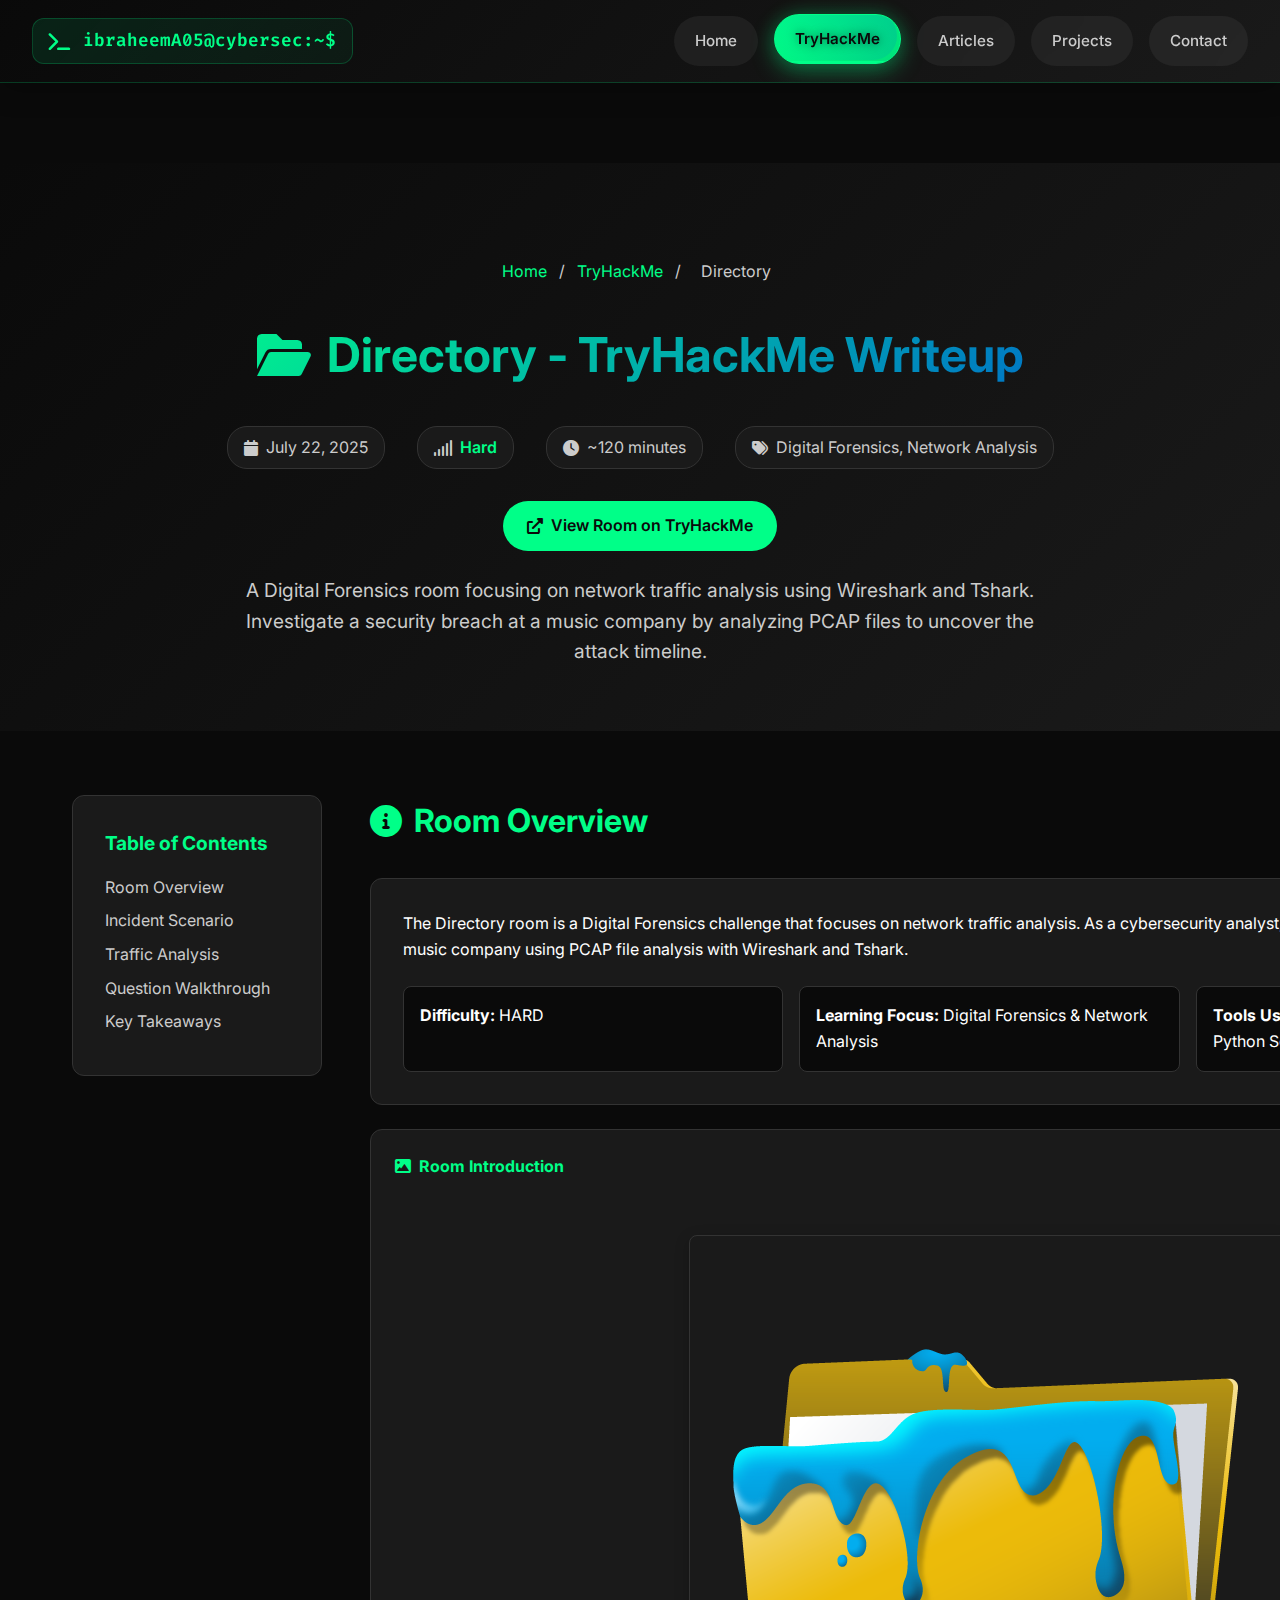
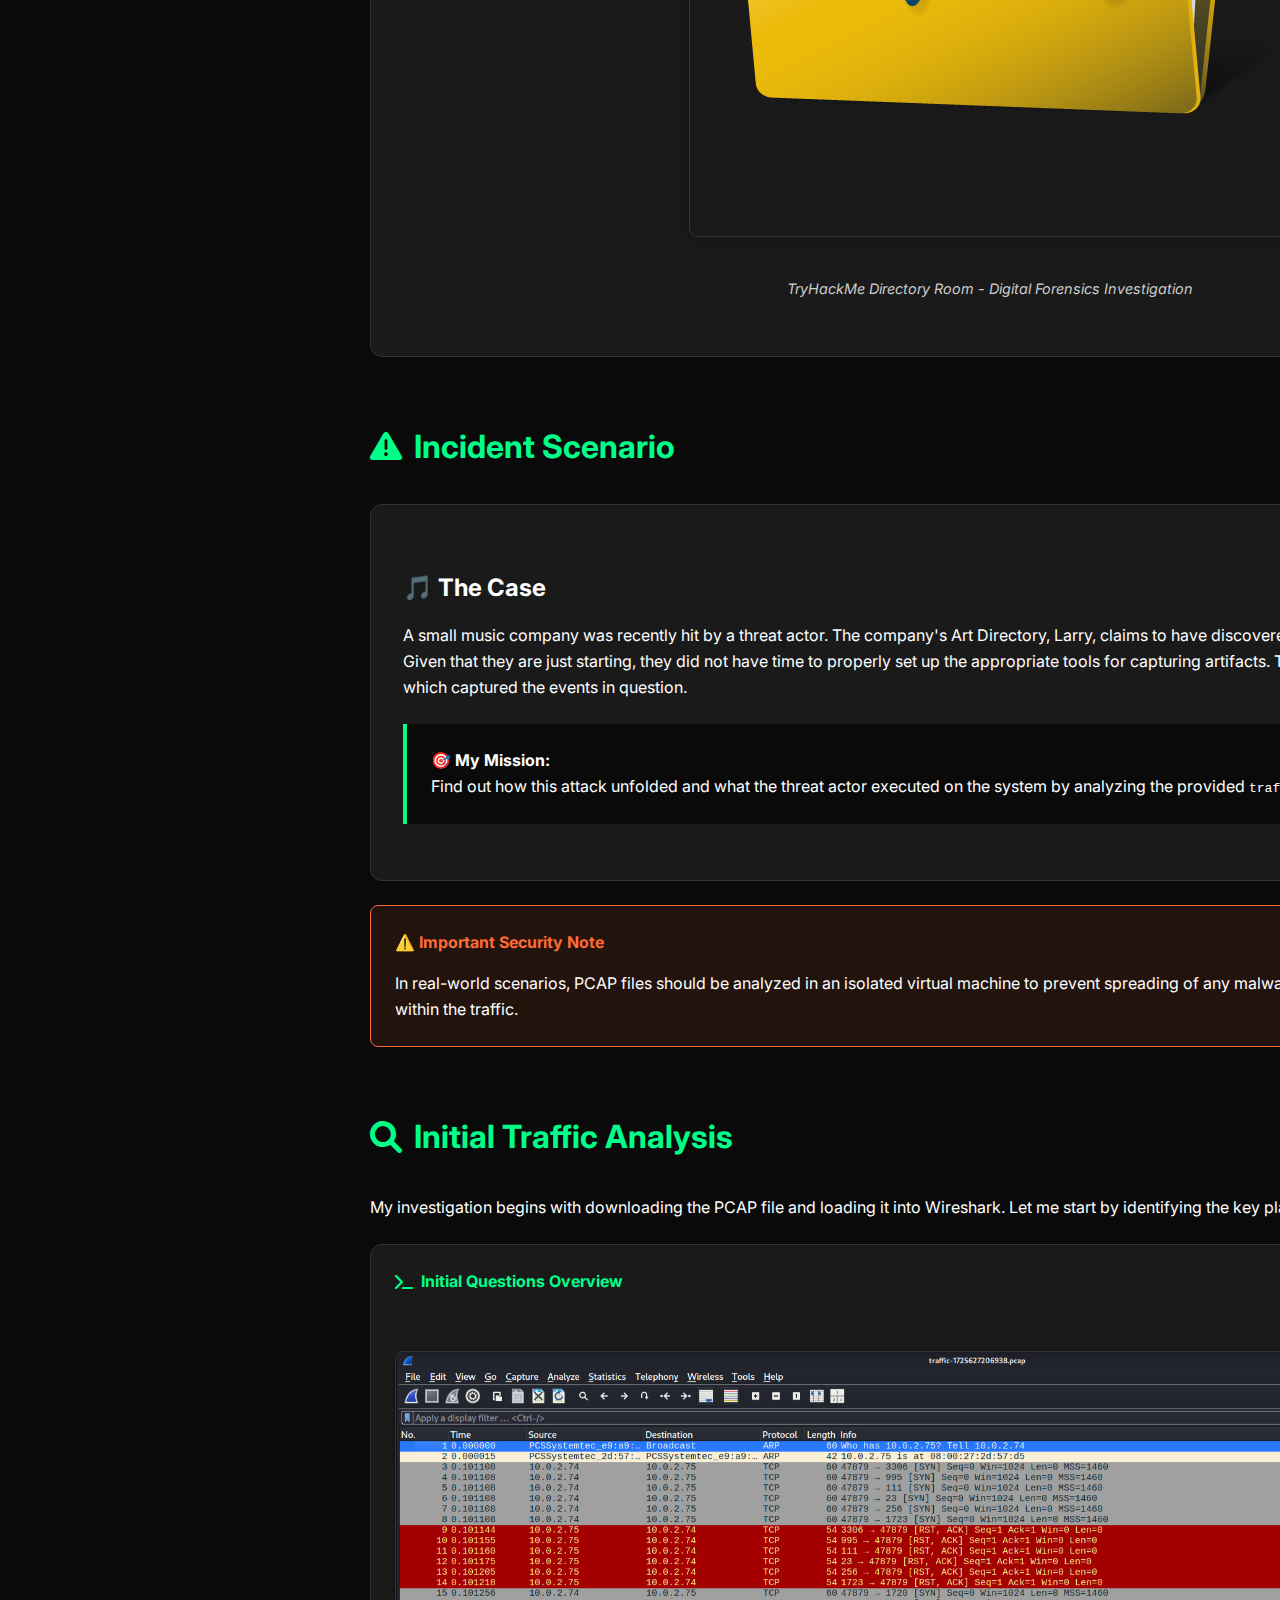
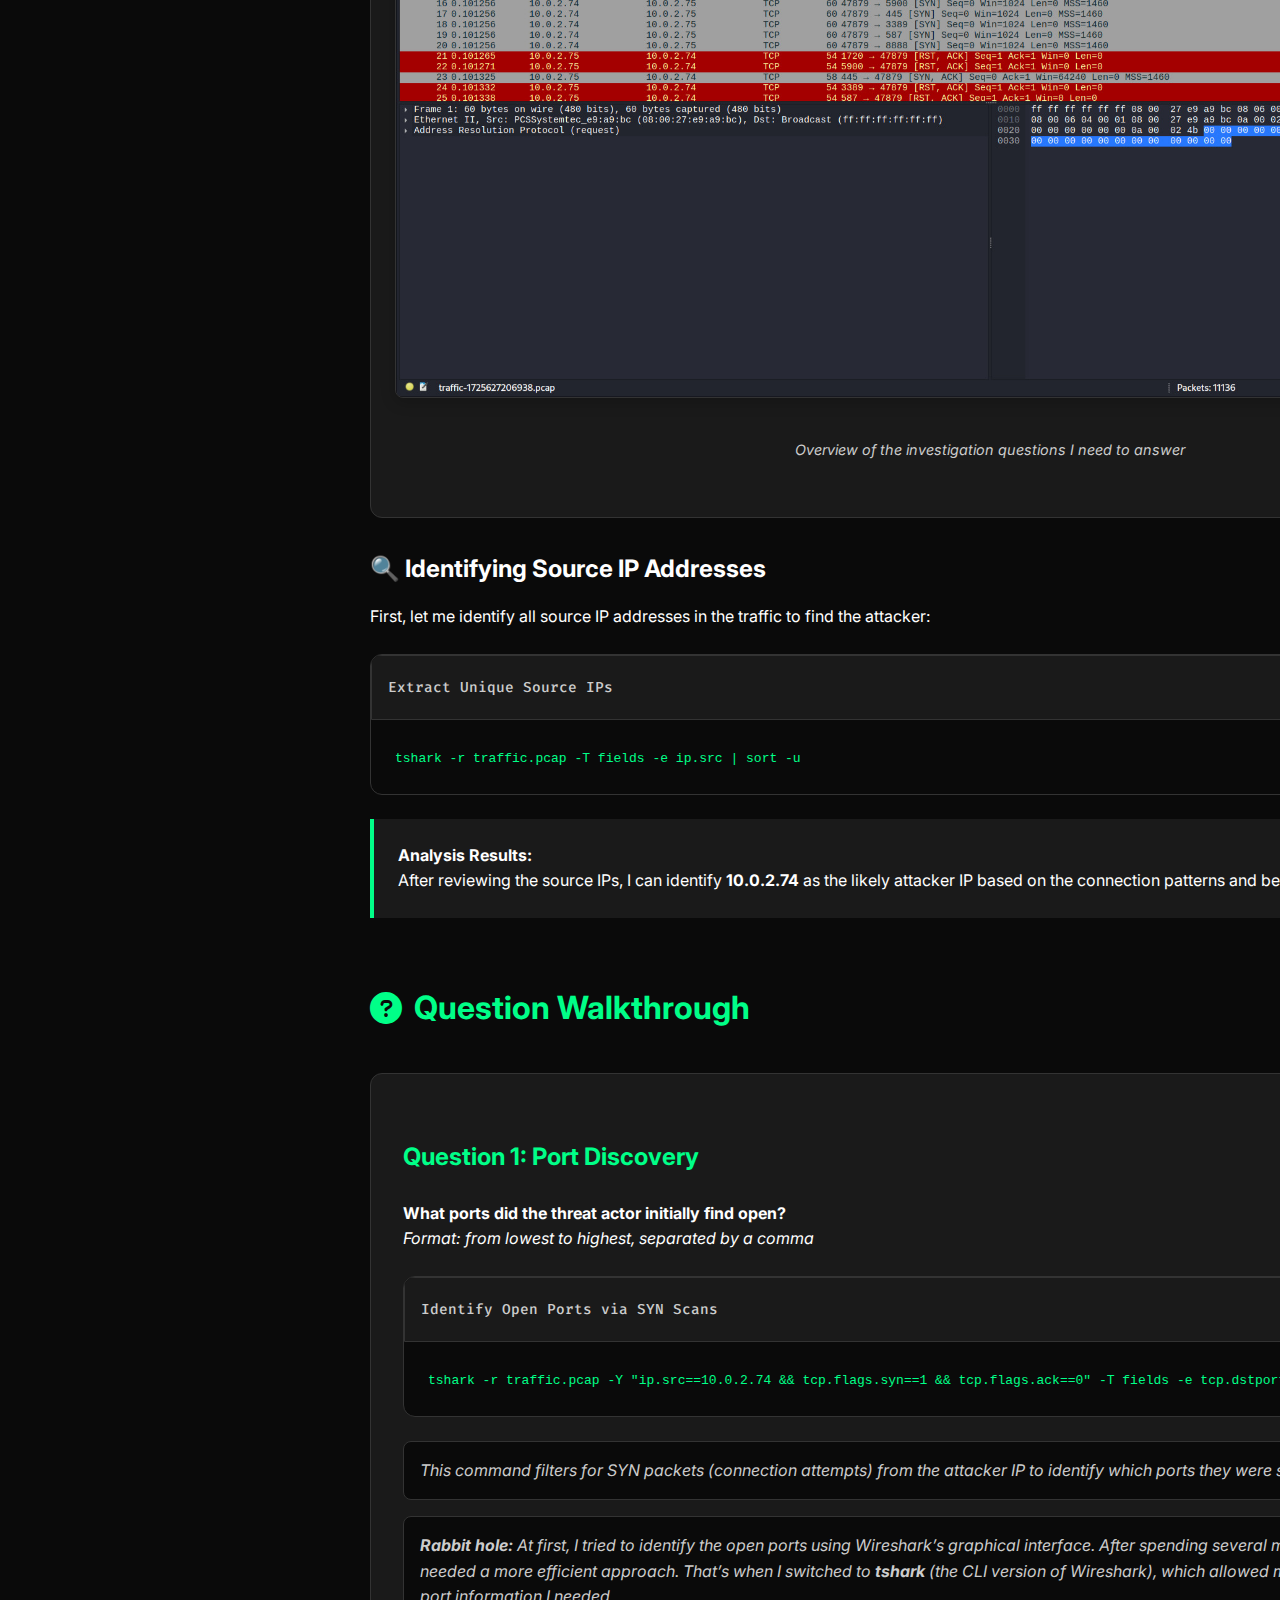
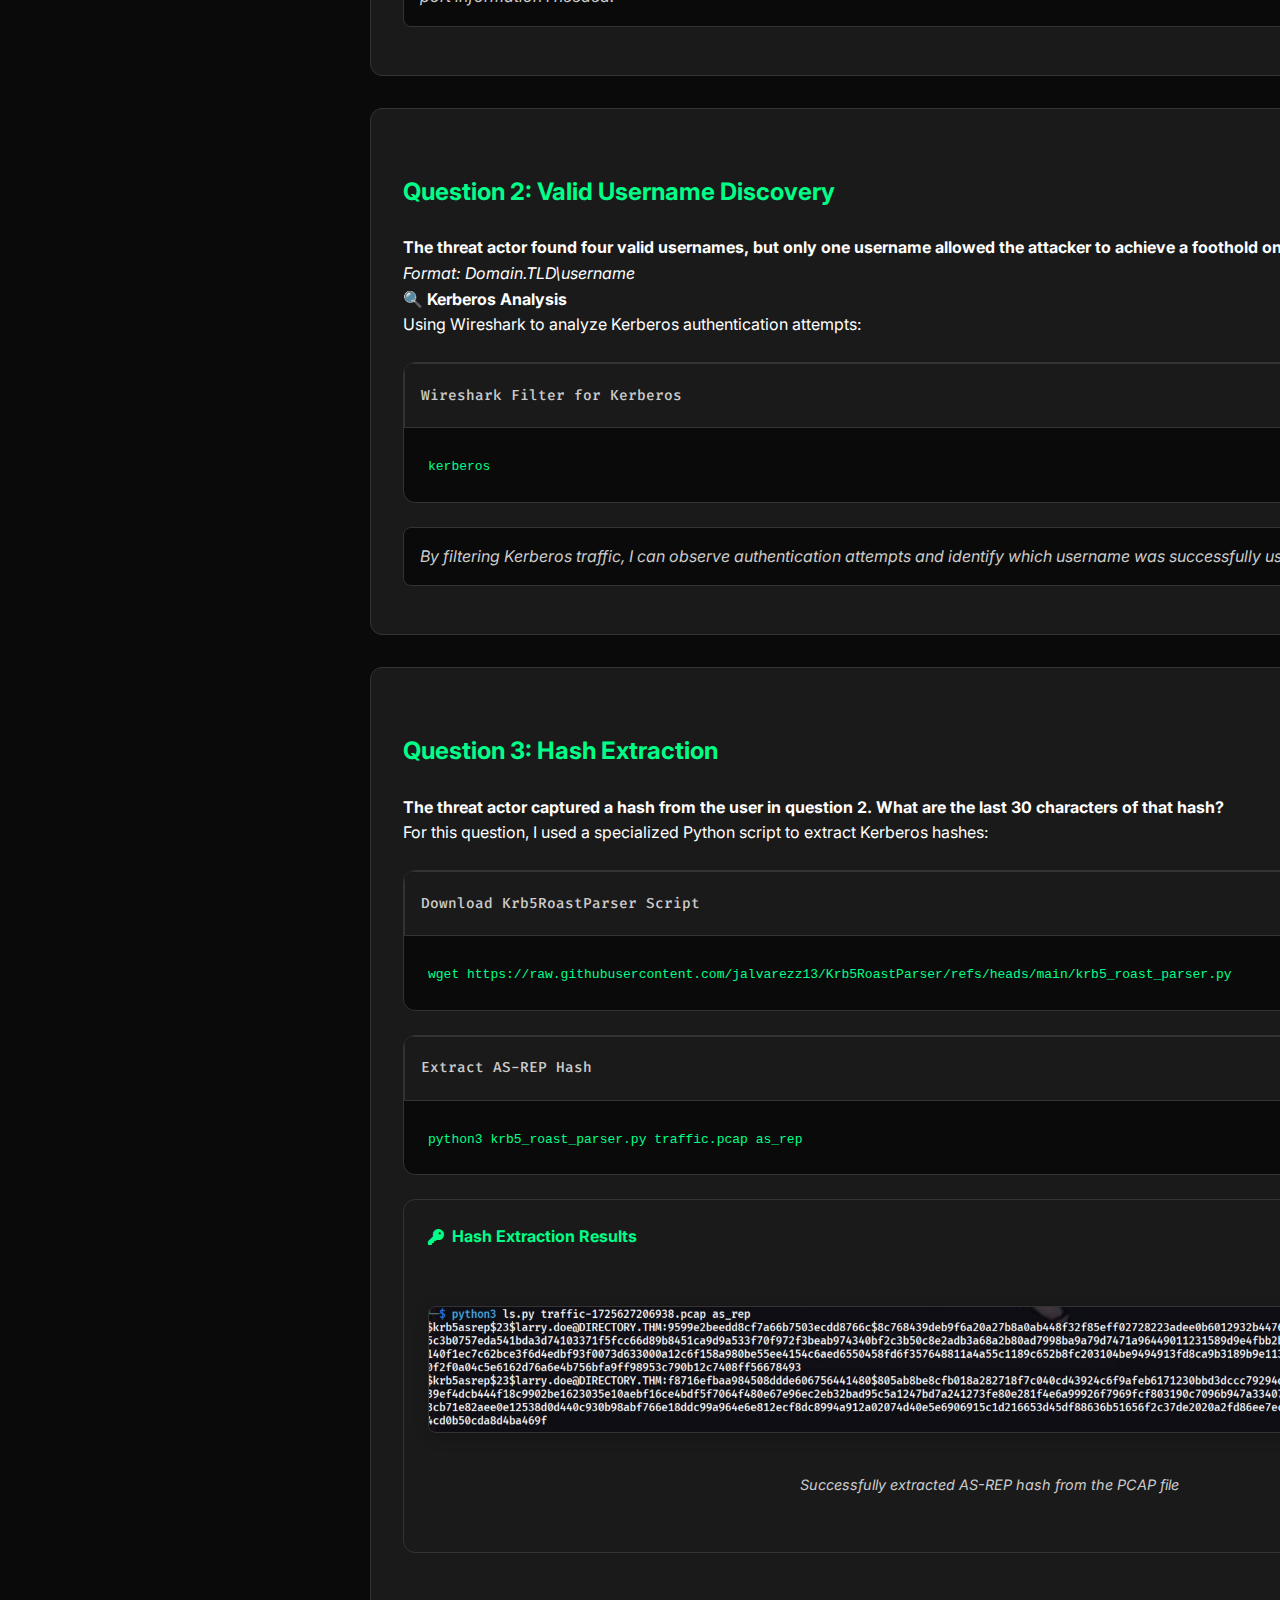
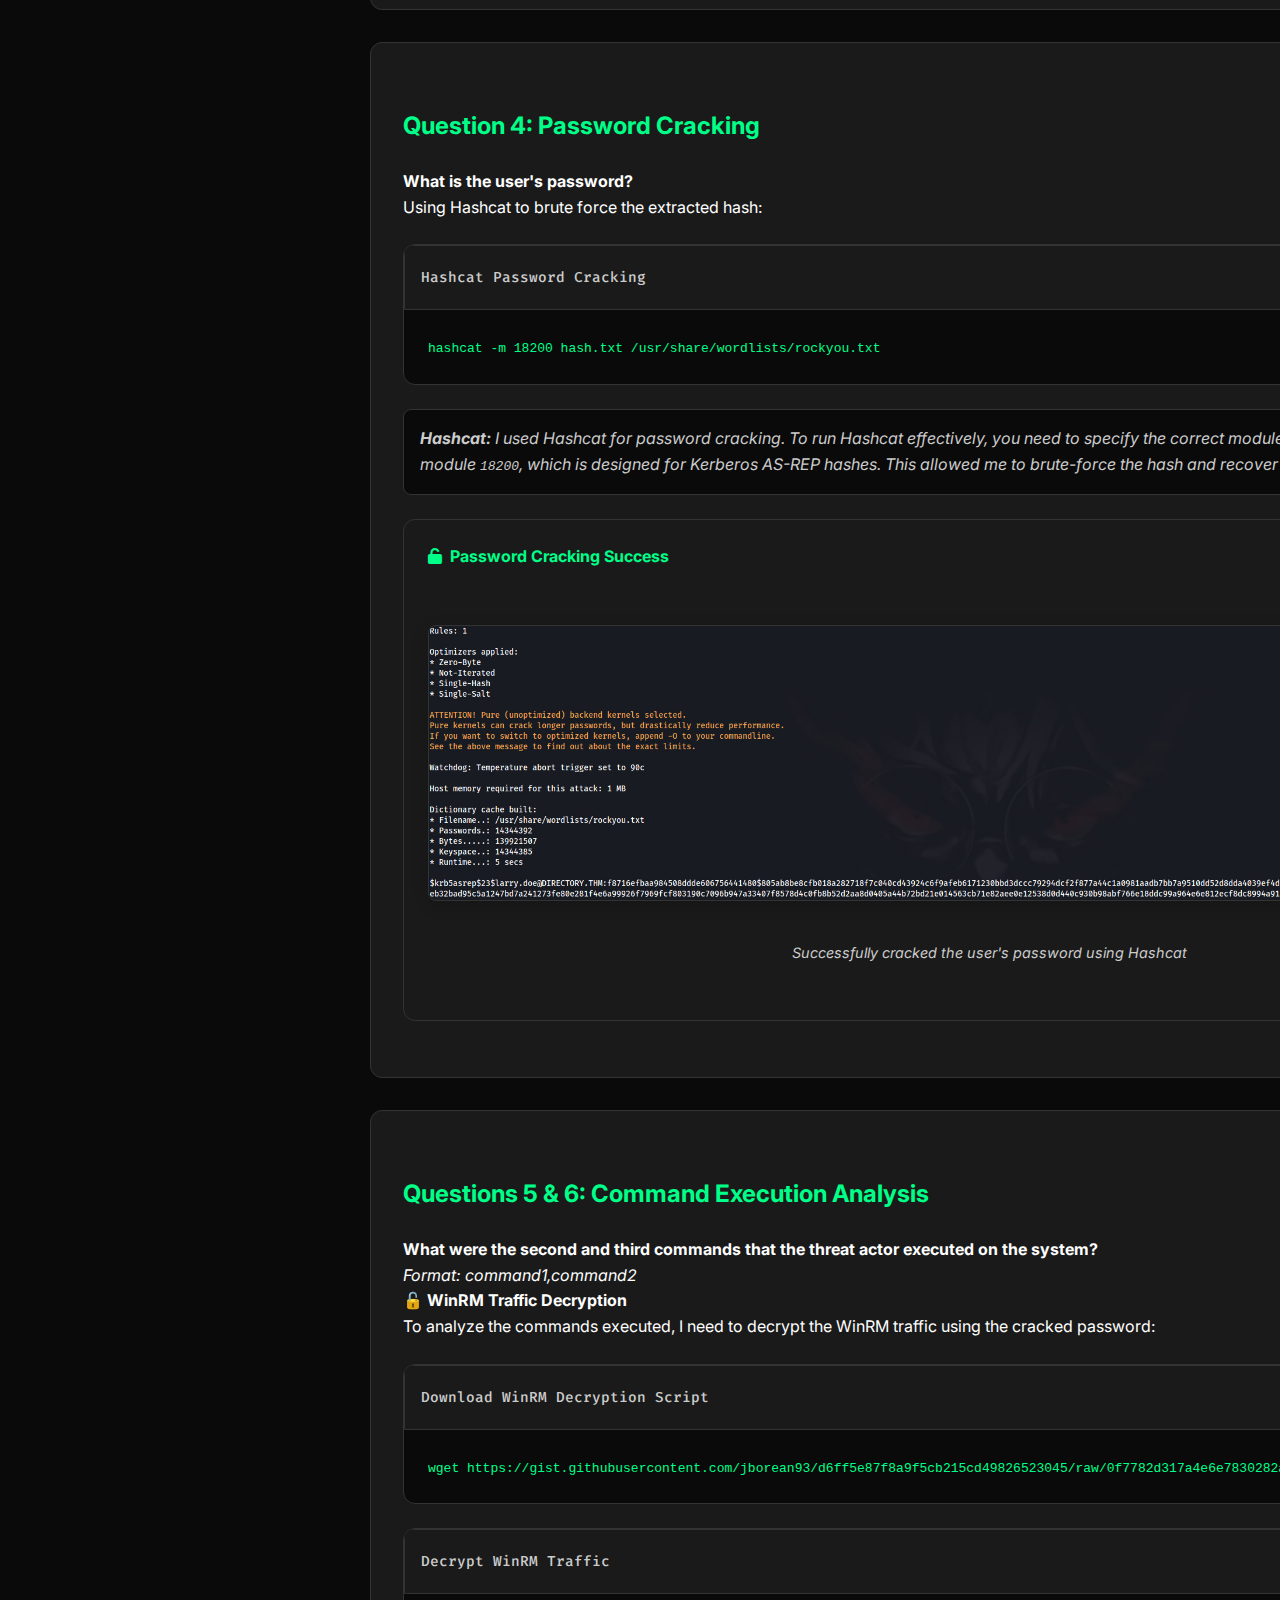
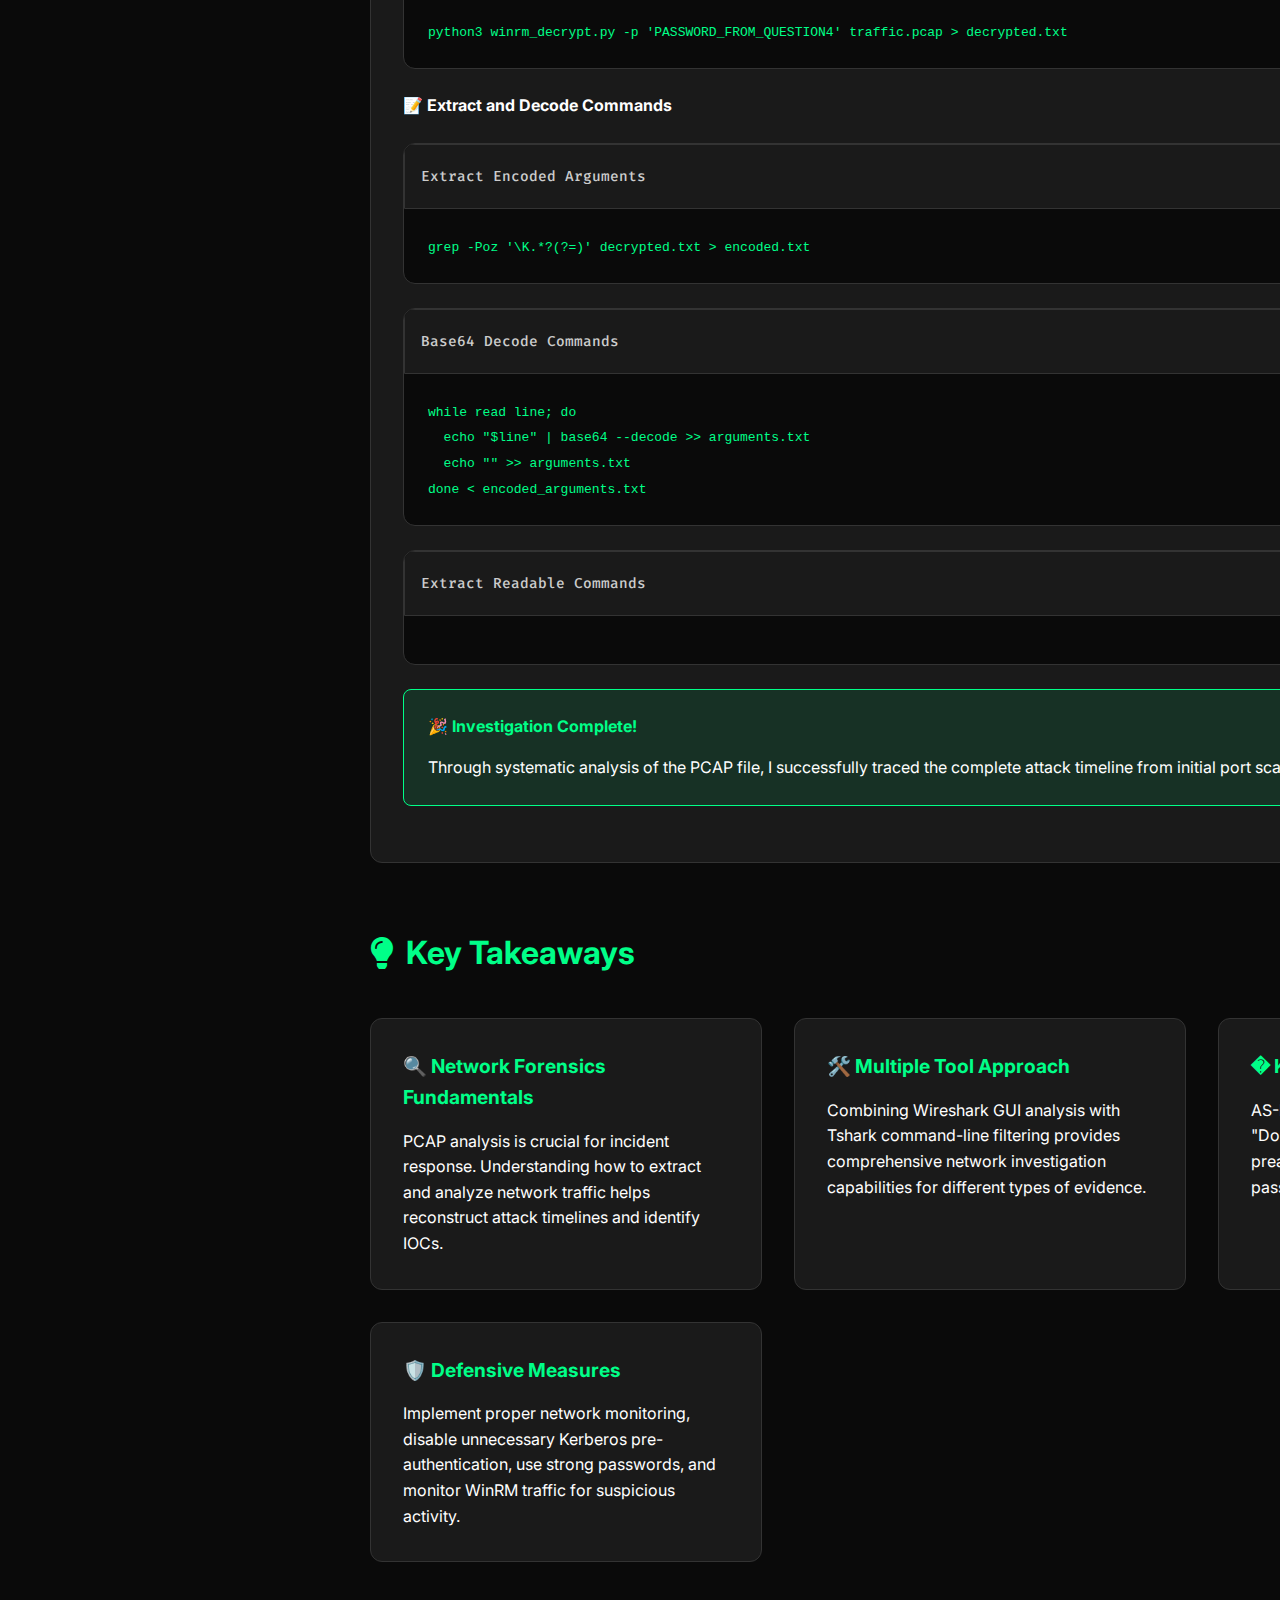
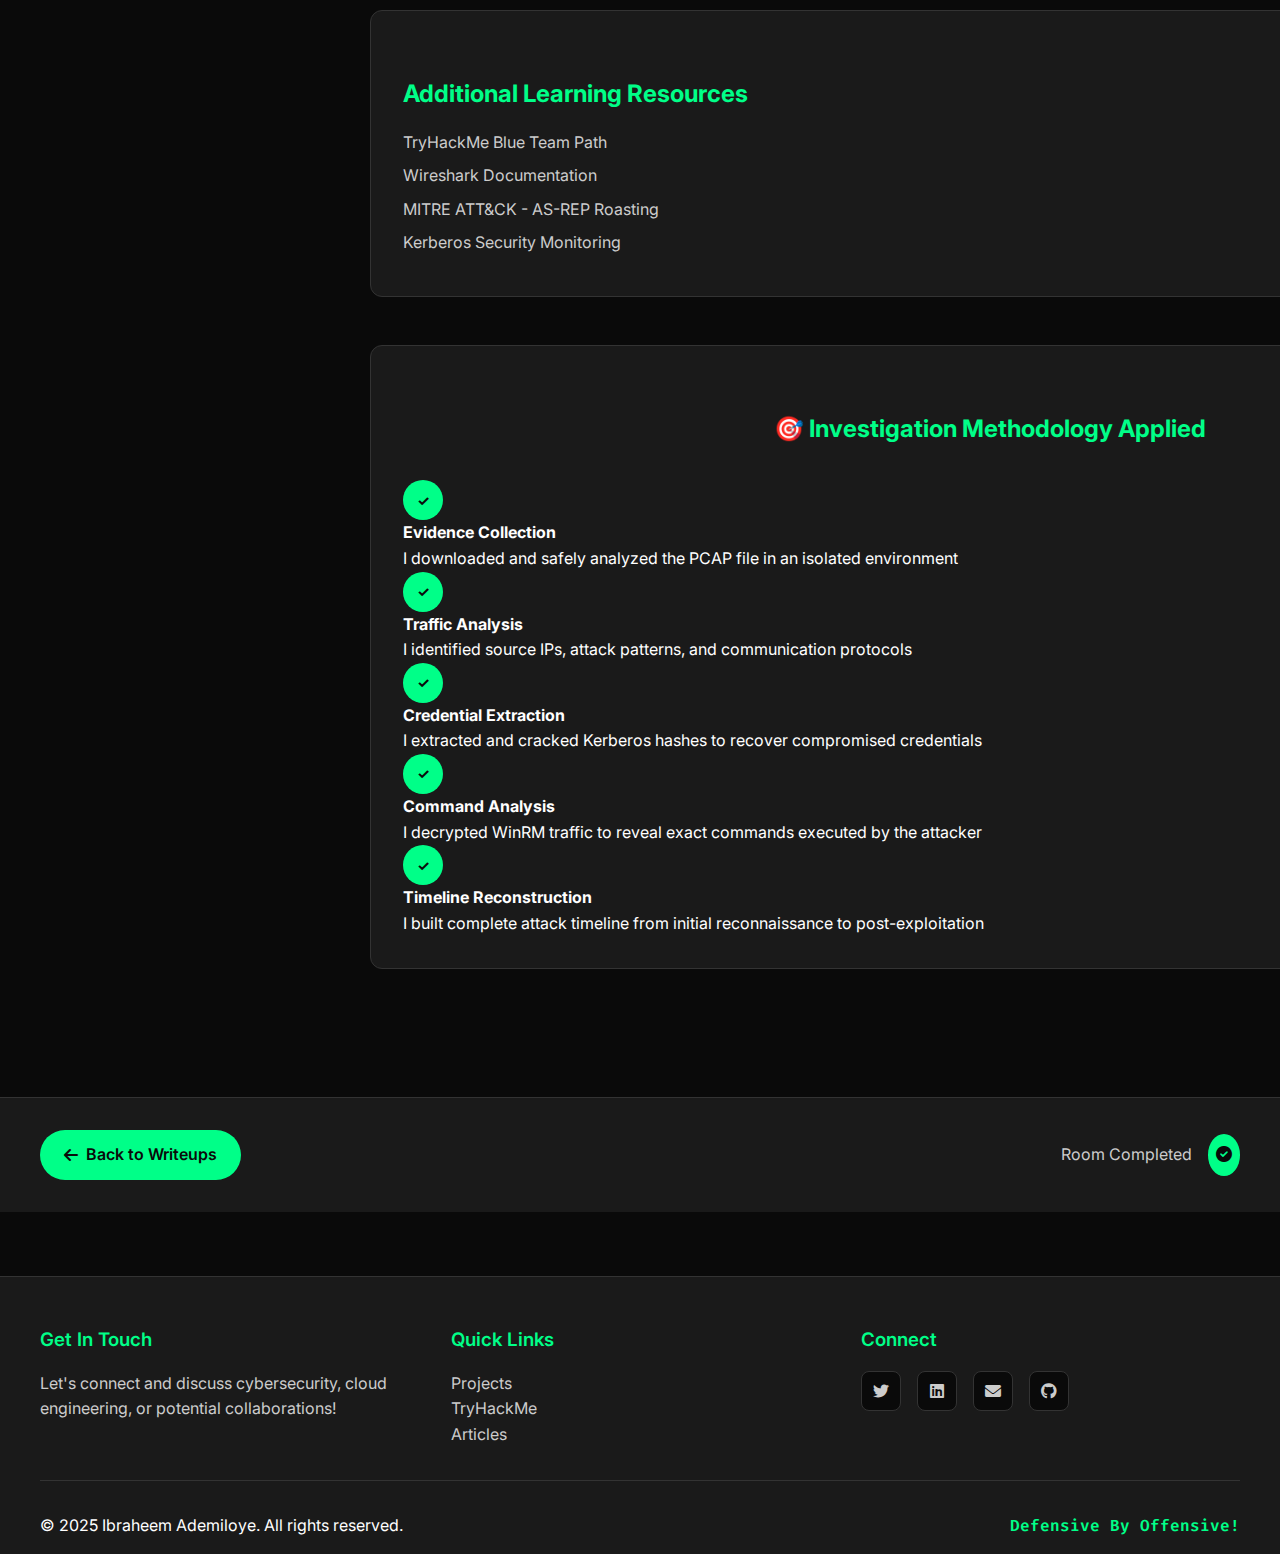
<file: posts/tryhackme/directory-writeup.html>
<!DOCTYPE html>
<html lang="en">
  <head>
    <meta charset="UTF-8" />
    <meta name="viewport" content="width=device-width, initial-scale=1.0" />
    <title>Directory - TryHackMe Writeup | Ibraheem's Portfolio</title>
    <link rel="stylesheet" href="../../styles.css" />
    <link
      href="https://cdnjs.cloudflare.com/ajax/libs/font-awesome/6.0.0/css/all.min.css"
      rel="stylesheet"
    />
    <link
      href="https://fonts.googleapis.com/css2?family=Fira+Code:wght@300;400;500;600;700&family=Inter:wght@300;400;500;600;700&display=swap"
      rel="stylesheet"
    />
  </head>
  <body>
    <div class="container">
      <header class="header">
        <div class="logo">
          <i class="fas fa-terminal"></i>
          <span>ibraheemA05@cybersec:~$</span>
        </div>
        <button class="mobile-menu-toggle" id="mobileMenuToggle">
          <span></span>
          <span></span>
          <span></span>
        </button>
        <nav class="nav" id="nav">
          <a href="../../index.html" class="nav-link">Home</a>
          <a href="index.html" class="nav-link active">TryHackMe</a>
          <a href="../articles/index.html" class="nav-link">Articles</a>
          <a href="../projects/index.html" class="nav-link">Projects</a>
          <a href="../../index.html#contact" class="nav-link">Contact</a>
        </nav>
      </header>

      <main class="main">
        <section class="writeup-hero">
          <div class="writeup-hero-content">
            <div class="breadcrumb">
              <a href="../../index.html">Home</a>
              <span>/</span>
              <a href="index.html">TryHackMe</a>
              <span>/</span>
              <span>Directory</span>
            </div>

            <h1 class="writeup-hero-title">
              <i class="fas fa-folder-open"></i>
              Directory - TryHackMe Writeup
            </h1>

            <div class="writeup-meta">
              <div class="meta-item">
                <i class="fas fa-calendar"></i>
                <span>July 22, 2025</span>
              </div>
              <div class="meta-item">
                <i class="fas fa-signal"></i>
                <span class="difficulty-easy">Hard</span>
              </div>
              <div class="meta-item">
                <i class="fas fa-clock"></i>
                <span>~120 minutes</span>
              </div>
              <div class="meta-item">
                <i class="fas fa-tags"></i>
                <span>Digital Forensics, Network Analysis</span>
              </div>
            </div>

            <div class="room-link">
              <a href="https://tryhackme.com/room/directorydfirroom" target="_blank" class="thm-link">
                <i class="fas fa-external-link-alt"></i>
                View Room on TryHackMe
              </a>
            </div>

            <p class="writeup-description">
              A Digital Forensics room focusing on network traffic analysis using Wireshark and Tshark. 
              Investigate a security breach at a music company by analyzing PCAP files to uncover the attack timeline.
            </p>
          </div>
        </section>

        <section class="writeup-content">
          <div class="content-container">
            <div class="table-of-contents">
              <h3>Table of Contents</h3>
              <ul>
                <li><a href="#overview">Room Overview</a></li>
                <li><a href="#scenario">Incident Scenario</a></li>
                <li><a href="#analysis">Traffic Analysis</a></li>
                <li><a href="#questions">Question Walkthrough</a></li>
                <li><a href="#takeaways">Key Takeaways</a></li>
              </ul>
            </div>

            <div class="writeup-main">
                            <section id="overview" class="content-section">
                <h2>
                  <i class="fas fa-info-circle"></i>
                  Room Overview
                </h2>
                <div class="info-box">
                  <p>
                    The Directory room is a Digital Forensics challenge that focuses on network traffic analysis. 
                    As a cybersecurity analyst, I investigated a security breach at a music company using 
                    PCAP file analysis with Wireshark and Tshark.
                  </p>
                  <div class="room-stats">
                    <div class="stat">
                      <strong>Difficulty:</strong> HARD
                    </div>
                    <div class="stat">
                      <strong>Learning Focus:</strong> Digital Forensics & Network Analysis
                    </div>
                    <div class="stat">
                      <strong>Tools Used:</strong> Wireshark, Tshark, Hashcat, Python Scripts
                    </div>
                  </div>
                </div>

                <div class="screenshot-box">
                  <h4><i class="fas fa-image"></i> Room Introduction</h4>
                  <div class="image-container">
                    <img src="../../assets/images/tryhackme/directory/Directory.png" alt="TryHackMe Directory Room" class="writeup-image" />
                    <p class="image-caption">TryHackMe Directory Room - Digital Forensics Investigation</p>
                  </div>
                </div>
              </section>

              <section id="scenario" class="content-section">
                <h2>
                  <i class="fas fa-exclamation-triangle"></i>
                  Incident Scenario
                </h2>
                <div class="scenario-box">
                  <h3>🎵 The Case</h3>
                  <p>
                    A small music company was recently hit by a threat actor. The company's Art Directory, 
                    Larry, claims to have discovered a random note on his Desktop.
                  </p>
                  <p>
                    Given that they are just starting, they did not have time to properly set up the 
                    appropriate tools for capturing artifacts. Their IT contact only set up <strong>Wireshark</strong>, 
                    which captured the events in question.
                  </p>
                  <div class="mission-objective">
                    <h4>🎯 My Mission:</h4>
                    <p>
                      Find out how this attack unfolded and what the threat actor executed on the system 
                      by analyzing the provided <code>traffic.pcap</code> file.
                    </p>
                  </div>
                </div>

                <div class="warning-box">
                  <h4>⚠️ Important Security Note</h4>
                  <p>
                    In real-world scenarios, PCAP files should be analyzed in an isolated virtual machine 
                    to prevent spreading of any malware or payload that may be contained within the traffic.
                  </p>
                </div>
              </section>

              <section id="analysis" class="content-section">
                <h2>
                  <i class="fas fa-search"></i>
                  Initial Traffic Analysis
                </h2>
                <p>
                  My investigation begins with downloading the PCAP file and loading it into Wireshark. 
                  Let me start by identifying the key players in this network traffic.
                </p>

                <div class="screenshot-box">
                  <h4><i class="fas fa-terminal"></i> Initial Questions Overview</h4>
                  <div class="image-container">
                    <img src="../../assets/images/tryhackme/directory/question0.jpeg" alt="TryHackMe questions overview" class="writeup-image" />
                    <p class="image-caption">Overview of the investigation questions I need to answer</p>
                  </div>
                </div>

                <h3>🔍 Identifying Source IP Addresses</h3>
                <p>First, let me identify all source IP addresses in the traffic to find the attacker:</p>

                <div class="code-block">
                  <div class="code-header">
                    <span class="code-title">Extract Unique Source IPs</span>
                    <button class="copy-btn" onclick="copyCode(this)">
                      <i class="fas fa-copy"></i>
                    </button>
                  </div>
                  <pre><code class="language-bash">tshark -r traffic.pcap -T fields -e ip.src | sort -u</code></pre>
                </div>

                <div class="results-box">
                  <h4>Analysis Results:</h4>
                  <p>
                    After reviewing the source IPs, I can identify <strong>10.0.2.74</strong> as the likely 
                    attacker IP based on the connection patterns and behavior in the traffic.
                  </p>
                </div>
              </section>

              <section id="questions" class="content-section">
                <h2>
                  <i class="fas fa-question-circle"></i>
                  Question Walkthrough
                </h2>

                <div class="question-block">
                  <h3>Question 1: Port Discovery</h3>
                  <p><strong>What ports did the threat actor initially find open?</strong></p>
                  <p><em>Format: from lowest to highest, separated by a comma</em></p>

                  <div class="code-block">
                    <div class="code-header">
                      <span class="code-title">Identify Open Ports via SYN Scans</span>
                      <button class="copy-btn" onclick="copyCode(this)">
                        <i class="fas fa-copy"></i>
                      </button>
                    </div>
                    <pre><code class="language-bash">tshark -r traffic.pcap -Y "ip.src==10.0.2.74 && tcp.flags.syn==1 && tcp.flags.ack==0" -T fields -e tcp.dstport | sort | uniq</code></pre>
                  </div>

                  <div class="explanation-box">
                    <p>
                      This command filters for SYN packets (connection attempts) from the attacker IP to 
                      identify which ports they were scanning/accessing.
                    </p>
                  </div>

                  <div class="explanation-box">
                    <p>
                      <strong>Rabbit hole:</strong> At first, I tried to identify the open ports using Wireshark’s graphical interface. After spending several minutes without success, I realized I needed a more efficient approach. That’s when I switched to <strong>tshark</strong> (the CLI version of Wireshark), which allowed me to quickly filter and extract the port information I needed.
                    </p>
                  </div>
                </div>

                <div class="question-block">
                  <h3>Question 2: Valid Username Discovery</h3>
                  <p><strong>The threat actor found four valid usernames, but only one username allowed the attacker to achieve a foothold on the server. What was the username?</strong></p>
                  <p><em>Format: Domain.TLD\username</em></p>

                  <h4>🔍 Kerberos Analysis</h4>
                  <p>Using Wireshark to analyze Kerberos authentication attempts:</p>

                  <div class="code-block">
                    <div class="code-header">
                      <span class="code-title">Wireshark Filter for Kerberos</span>
                      <button class="copy-btn" onclick="copyCode(this)">
                        <i class="fas fa-copy"></i>
                      </button>
                    </div>
                    <pre><code class="language-bash">kerberos</code></pre>
                  </div>

                  <div class="explanation-box">
                    <p>
                      By filtering Kerberos traffic, I can observe authentication attempts and identify 
                      which username was successfully used to gain access to the system.
                    </p>
                  </div>
                </div>

                <div class="question-block">
                  <h3>Question 3: Hash Extraction</h3>
                  <p><strong>The threat actor captured a hash from the user in question 2. What are the last 30 characters of that hash?</strong></p>

                  <p>For this question, I used a specialized Python script to extract Kerberos hashes:</p>

                  <div class="code-block">
                    <div class="code-header">
                      <span class="code-title">Download Krb5RoastParser Script</span>
                      <button class="copy-btn" onclick="copyCode(this)">
                        <i class="fas fa-copy"></i>
                      </button>
                    </div>
                    <pre><code class="language-bash">wget https://raw.githubusercontent.com/jalvarezz13/Krb5RoastParser/refs/heads/main/krb5_roast_parser.py</code></pre>
                  </div>

                  <div class="code-block">
                    <div class="code-header">
                      <span class="code-title">Extract AS-REP Hash</span>
                      <button class="copy-btn" onclick="copyCode(this)">
                        <i class="fas fa-copy"></i>
                      </button>
                    </div>
                    <pre><code class="language-bash">python3 krb5_roast_parser.py traffic.pcap as_rep</code></pre>
                  </div>

                  <div class="screenshot-box">
                    <h4><i class="fas fa-key"></i> Hash Extraction Results</h4>
                    <div class="image-container">
                      <img src="../../assets/images/tryhackme/directory/question3.jpeg" alt="Extracted Kerberos hash" class="writeup-image" />
                      <p class="image-caption">Successfully extracted AS-REP hash from the PCAP file</p>
                    </div>
                  </div>
                </div>

                <div class="question-block">
                  <h3>Question 4: Password Cracking</h3>
                  <p><strong>What is the user's password?</strong></p>

                  <p>Using Hashcat to brute force the extracted hash:</p>

                  <div class="code-block">
                    <div class="code-header">
                      <span class="code-title">Hashcat Password Cracking</span>
                      <button class="copy-btn" onclick="copyCode(this)">
                        <i class="fas fa-copy"></i>
                      </button>
                    </div>
                    <pre><code class="language-bash">hashcat -m 18200 hash.txt /usr/share/wordlists/rockyou.txt</code></pre>
                  </div>
                  <div class="explanation-box">
                    <p>
                       <strong>Hashcat:</strong> I used Hashcat for password cracking. To run Hashcat effectively, you need to specify the correct module using the <code>-m</code> flag. In this case, I used module <code>18200</code>, which is designed for Kerberos AS-REP hashes. This allowed me to brute-force the hash and recover the user's password.
                    </p>
                  </div>
                  <div class="screenshot-box">
                    <h4><i class="fas fa-unlock"></i> Password Cracking Success</h4>
                    <div class="image-container">
                      <img src="../../assets/images/tryhackme/directory/question4.jpeg" alt="Cracked password result" class="writeup-image" />
                      <p class="image-caption">Successfully cracked the user's password using Hashcat</p>
                    </div>
                  </div>
                </div>

                <div class="question-block">
                  <h3>Questions 5 & 6: Command Execution Analysis</h3>
                  <p><strong>What were the second and third commands that the threat actor executed on the system?</strong></p>
                  <p><em>Format: command1,command2</em></p>

                  <h4>🔓 WinRM Traffic Decryption</h4>
                  <p>To analyze the commands executed, I need to decrypt the WinRM traffic using the cracked password:</p>

                  <div class="code-block">
                    <div class="code-header">
                      <span class="code-title">Download WinRM Decryption Script</span>
                      <button class="copy-btn" onclick="copyCode(this)">
                        <i class="fas fa-copy"></i>
                      </button>
                    </div>
                    <pre><code class="language-bash">wget https://gist.githubusercontent.com/jborean93/d6ff5e87f8a9f5cb215cd49826523045/raw/0f7782d317a4e6e7830282aa7430289f7f97dabe/winrm_decrypt.py</code></pre>
                  </div>

                  <div class="code-block">
                    <div class="code-header">
                      <span class="code-title">Decrypt WinRM Traffic</span>
                      <button class="copy-btn" onclick="copyCode(this)">
                        <i class="fas fa-copy"></i>
                      </button>
                    </div>
                    <pre><code class="language-bash">python3 winrm_decrypt.py -p 'PASSWORD_FROM_QUESTION4' traffic.pcap > decrypted.txt</code></pre>
                  </div>

                  <h4>📝 Extract and Decode Commands</h4>

                  <div class="code-block">
                    <div class="code-header">
                      <span class="code-title">Extract Encoded Arguments</span>
                      <button class="copy-btn" onclick="copyCode(this)">
                        <i class="fas fa-copy"></i>
                      </button>
                    </div>
                    <pre><code class="language-bash">grep -Poz '<rsp:Arguments>\K.*?(?=</rsp:Arguments>)' decrypted.txt > encoded.txt</code></pre>
                  </div>

                  <div class="code-block">
                    <div class="code-header">
                      <span class="code-title">Base64 Decode Commands</span>
                      <button class="copy-btn" onclick="copyCode(this)">
                        <i class="fas fa-copy"></i>
                      </button>
                    </div>
                    <pre><code class="language-bash">while read line; do                                                     
  echo "$line" | base64 --decode >> arguments.txt
  echo "" >> arguments.txt
done < encoded_arguments.txt</code></pre>
                  </div>

                  <div class="code-block">
                    <div class="code-header">
                      <span class="code-title">Extract Readable Commands</span>
                      <button class="copy-btn" onclick="copyCode(this)">
                        <i class="fas fa-copy"></i>
                      </button>
                    </div>
<pre><code class="language-bash"></code></pre>
                  </div>

                  <div class="success-box">
                    <h4>🎉 Investigation Complete!</h4>
                    <p>
                      Through systematic analysis of the PCAP file, I successfully traced the complete 
                      attack timeline from initial port scanning to command execution.
                    </p>
                  </div>
                </div>
              </section>

       <section id="takeaways" class="content-section">
                <h2>
                  <i class="fas fa-lightbulb"></i>
                  Key Takeaways
                </h2>
                <div class="takeaways-grid">
                  <div class="takeaway-card">
                    <h4>🔍 Network Forensics Fundamentals</h4>
                    <p>
                      PCAP analysis is crucial for incident response. Understanding how to extract and analyze 
                      network traffic helps reconstruct attack timelines and identify IOCs.
                    </p>
                  </div>
                  <div class="takeaway-card">
                    <h4>🛠️ Multiple Tool Approach</h4>
                    <p>
                      Combining Wireshark GUI analysis with Tshark command-line filtering provides comprehensive 
                      network investigation capabilities for different types of evidence.
                    </p>
                  </div>
                  <div class="takeaway-card">
                    <h4>� Kerberos Attack Vectors</h4>
                    <p>
                      AS-REP roasting attacks target users with "Do not require Kerberos preauthentication" 
                      enabled, allowing offline password cracking of captured hashes.
                    </p>
                  </div>
                  <div class="takeaway-card">
                    <h4>🛡️ Defensive Measures</h4>
                    <p>
                      Implement proper network monitoring, disable unnecessary Kerberos pre-authentication, 
                      use strong passwords, and monitor WinRM traffic for suspicious activity.
                    </p>
                  </div>
                </div>

                <div class="learning-resources">
                  <h3>Additional Learning Resources</h3>
                  <ul>
                    <li><a href="https://tryhackme.com/path/outline/blueteam" target="_blank">TryHackMe Blue Team Path</a></li>
                    <li><a href="https://www.wireshark.org/docs/" target="_blank">Wireshark Documentation</a></li>
                    <li><a href="https://attack.mitre.org/techniques/T1558/004/" target="_blank">MITRE ATT&CK - AS-REP Roasting</a></li>
                    <li><a href="https://docs.microsoft.com/en-us/windows/security/threat-protection/auditing/audit-kerberos-authentication-service" target="_blank">Kerberos Security Monitoring</a></li>
                  </ul>
                </div>

                <div class="methodology-summary">
                  <h3>🎯 Investigation Methodology Applied</h3>
                  <div class="methodology-steps">
                    <div class="method-step completed">
                      <div class="step-number">✓</div>
                      <div class="step-content">
                        <h4>Evidence Collection</h4>
                        <p>I downloaded and safely analyzed the PCAP file in an isolated environment</p>
                      </div>
                    </div>
                    <div class="method-step completed">
                      <div class="step-number">✓</div>
                      <div class="step-content">
                        <h4>Traffic Analysis</h4>
                        <p>I identified source IPs, attack patterns, and communication protocols</p>
                      </div>
                    </div>
                    <div class="method-step completed">
                      <div class="step-number">✓</div>
                      <div class="step-content">
                        <h4>Credential Extraction</h4>
                        <p>I extracted and cracked Kerberos hashes to recover compromised credentials</p>
                      </div>
                    </div>
                    <div class="method-step completed">
                      <div class="step-number">✓</div>
                      <div class="step-content">
                        <h4>Command Analysis</h4>
                        <p>I decrypted WinRM traffic to reveal exact commands executed by the attacker</p>
                      </div>
                    </div>
                    <div class="method-step completed">
                      <div class="step-number">✓</div>
                      <div class="step-content">
                        <h4>Timeline Reconstruction</h4>
                        <p>I built complete attack timeline from initial reconnaissance to post-exploitation</p>
                      </div>
                    </div>
                  </div>
                </div>
              </section>
            </div>
          </div>
        </section>

        <section class="writeup-navigation">
          <div class="nav-container">
            <a href="index.html" class="nav-btn prev">
              <i class="fas fa-arrow-left"></i>
              Back to Writeups
            </a>
            <div class="nav-info">
              <span>Room Completed</span>
              <div class="completion-badge">
                <i class="fas fa-check-circle"></i>
              </div>
            </div>
          </div>
        </section>
      </main>

      <footer class="footer">
        <div class="footer-content">
          <div class="footer-section">
            <h3>Get In Touch</h3>
            <p>
              Let's connect and discuss cybersecurity, cloud engineering, or
              potential collaborations!
            </p>
          </div>

          <div class="footer-section">
            <h3>Quick Links</h3>
            <ul class="footer-links">
              <li><a href="../projects/index.html">Projects</a></li>
              <li><a href="index.html">TryHackMe</a></li>
              <li><a href="../articles/index.html">Articles</a></li>
            </ul>
          </div>

          <div class="footer-section">
            <h3>Connect</h3>
            <div class="footer-social">
              <a href="https://x.com/IbraheemA50" target="_blank"
                ><i class="fab fa-twitter"></i
              ></a>
              <a
                href="https://www.linkedin.com/in/ademiloye-al-hanif-ibraheem-4b5a3027a/"
                target="_blank"
                ><i class="fab fa-linkedin"></i
              ></a>
              <a href="mailto:binfin.binfin@gmail.com"
                ><i class="fas fa-envelope"></i
              ></a>
              <a href="https://github.com/IbraheemA05" target="_blank"
                ><i class="fab fa-github"></i
              ></a>
            </div>
          </div>
        </div>

        <div class="footer-bottom">
          <p>&copy; 2025 Ibraheem Ademiloye. All rights reserved.</p>
          <p class="footer-motto">Defensive By Offensive!</p>
        </div>
      </footer>
    </div>

    <style>
      /* Writeup-specific styles */
      .writeup-hero {
        padding: 6rem 2rem 4rem;
        background: var(--gradient-dark);
        text-align: center;
      }

      .writeup-hero-content {
        max-width: 1000px;
        margin: 0 auto;
      }

      .breadcrumb {
        margin-bottom: 2rem;
        color: var(--text-secondary);
      }

      .breadcrumb a {
        color: var(--primary-color);
        text-decoration: none;
      }

      .breadcrumb span {
        margin: 0 0.5rem;
      }

      .writeup-hero-title {
        font-size: 3rem;
        font-weight: 700;
        margin-bottom: 2rem;
        display: flex;
        align-items: center;
        justify-content: center;
        gap: 1rem;
        background: var(--gradient-primary);
        -webkit-background-clip: text;
        -webkit-text-fill-color: transparent;
        background-clip: text;
      }

      .writeup-meta {
        display: flex;
        justify-content: center;
        gap: 2rem;
        margin-bottom: 2rem;
        flex-wrap: wrap;
      }

      .meta-item {
        display: flex;
        align-items: center;
        gap: 0.5rem;
        color: var(--text-secondary);
        background: var(--background-medium);
        padding: 0.5rem 1rem;
        border-radius: 20px;
        border: 1px solid var(--border-color);
      }

      .difficulty-easy {
        color: var(--primary-color) !important;
        font-weight: 600;
      }

      .writeup-description {
        font-size: 1.2rem;
        color: var(--text-secondary);
        line-height: 1.6;
        max-width: 800px;
        margin: 0 auto;
      }

      .writeup-content {
        padding: 4rem 2rem;
        max-width: 1200px;
        margin: 0 auto;
      }

      .content-container {
        display: grid;
        grid-template-columns: 250px 1fr;
        gap: 3rem;
      }

      .table-of-contents {
        background: var(--background-medium);
        border: 1px solid var(--border-color);
        border-radius: 12px;
        padding: 2rem;
        height: fit-content;
        position: sticky;
        top: 2rem;
      }

      .table-of-contents h3 {
        color: var(--primary-color);
        margin-bottom: 1rem;
        font-size: 1.2rem;
      }

      .table-of-contents ul {
        list-style: none;
      }

      .table-of-contents li {
        margin-bottom: 0.5rem;
      }

      .table-of-contents a {
        color: var(--text-secondary);
        text-decoration: none;
        transition: color 0.3s ease;
      }

      .table-of-contents a:hover {
        color: var(--primary-color);
      }

      .content-section {
        margin-bottom: 4rem;
      }

      .content-section h2 {
        font-size: 2rem;
        color: var(--primary-color);
        margin-bottom: 1.5rem;
        display: flex;
        align-items: center;
        gap: 0.75rem;
        /* border-bottom removed to eliminate line over text */
        padding-bottom: 0.5rem;
      }

      .content-section h3 {
        font-size: 1.5rem;
        color: var(--text-primary);
        margin-top: 2rem;
        margin-bottom: 1rem;
      }

      .info-box {
        background: var(--background-medium);
        border: 1px solid var(--border-color);
        border-radius: 12px;
        padding: 2rem;
        margin: 1.5rem 0;
      }

      .room-stats {
        display: grid;
        grid-template-columns: repeat(auto-fit, minmax(200px, 1fr));
        gap: 1rem;
        margin-top: 1.5rem;
      }

      .stat {
        background: var(--background-dark);
        padding: 1rem;
        border-radius: 8px;
        border: 1px solid var(--border-color);
      }

      .code-block {
        background: var(--background-dark);
        border: 1px solid var(--border-color);
        border-radius: 12px;
        margin: 1.5rem 0;
        overflow: hidden;
      }

      .code-header {
        background: var(--background-medium);
        padding: 1rem;
        border-bottom: 1px solid var(--border-color);
        display: flex;
        justify-content: space-between;
        align-items: center;
      }

      .code-title {
        color: var(--text-primary);
        font-weight: 600;
      }

      .copy-btn {
        background: var(--primary-color);
        color: var(--background-dark);
        border: none;
        padding: 0.5rem;
        border-radius: 6px;
        cursor: pointer;
        transition: background 0.3s ease;
      }

      .copy-btn:hover {
        background: var(--text-primary);
      }

      .code-block pre {
        padding: 1.5rem;
        margin: 0;
        font-family: 'Fira Code', monospace;
        color: var(--primary-color);
        overflow-x: auto;
      }

      .results-box, .discovery-box {
        background: var(--background-medium);
        border-left: 4px solid var(--primary-color);
        padding: 1.5rem;
        margin: 1.5rem 0;
        border-radius: 0 8px 8px 0;
      }

      .step-list {
        margin: 1.5rem 0;
      }

      .step {
        display: flex;
        align-items: flex-start;
        gap: 1rem;
        margin-bottom: 1.5rem;
        background: var(--background-medium);
        padding: 1.5rem;
        border-radius: 12px;
        border: 1px solid var(--border-color);
      }

      .step-number {
        width: 40px;
        height: 40px;
        background: var(--gradient-primary);
        color: var(--background-dark);
        border-radius: 50%;
        display: flex;
        align-items: center;
        justify-content: center;
        font-weight: bold;
        flex-shrink: 0;
      }

      .flag-hunt {
        margin: 2rem 0;
      }

      .flag-result {
        background: rgba(0, 255, 136, 0.1);
        border: 1px solid var(--primary-color);
        border-radius: 8px;
        padding: 1rem;
        margin: 1rem 0;
      }

      .takeaways-grid {
        display: grid;
        grid-template-columns: repeat(auto-fit, minmax(300px, 1fr));
        gap: 2rem;
        margin: 2rem 0;
      }

      .takeaway-card {
        background: var(--background-medium);
        border: 1px solid var(--border-color);
        border-radius: 12px;
        padding: 2rem;
        transition: all 0.3s ease;
      }

      .takeaway-card:hover {
        transform: translateY(-2px);
        border-color: var(--primary-color);
      }

      .takeaway-card h4 {
        color: var(--primary-color);
        margin-bottom: 1rem;
        font-size: 1.2rem;
      }

      .learning-resources {
        background: var(--background-medium);
        border: 1px solid var(--border-color);
        border-radius: 12px;
        padding: 2rem;
        margin-top: 3rem;
      }

      .learning-resources h3 {
        color: var(--primary-color);
        margin-bottom: 1rem;
      }

      .learning-resources ul {
        list-style: none;
      }

      .learning-resources li {
        margin-bottom: 0.5rem;
      }

      .learning-resources a {
        color: var(--text-secondary);
        text-decoration: none;
        transition: color 0.3s ease;
      }

      .learning-resources a:hover {
        color: var(--primary-color);
      }

      .writeup-navigation {
        background: var(--background-medium);
        border-top: 1px solid var(--border-color);
        padding: 2rem;
      }

      .nav-container {
        max-width: 1200px;
        margin: 0 auto;
        display: flex;
        justify-content: space-between;
        align-items: center;
      }

      .nav-btn {
        background: var(--primary-color);
        color: var(--background-dark);
        padding: 0.75rem 1.5rem;
        border-radius: 25px;
        text-decoration: none;
        font-weight: 600;
        display: flex;
        align-items: center;
        gap: 0.5rem;
        transition: all 0.3s ease;
      }

      .nav-btn:hover {
        background: var(--text-primary);
        transform: translateX(-3px);
      }

      .nav-info {
        display: flex;
        align-items: center;
        gap: 1rem;
        color: var(--text-secondary);
      }

      .completion-badge {
        background: var(--primary-color);
        color: var(--background-dark);
        padding: 0.5rem;
        border-radius: 50%;
      }

      /* Room link styling */
      .room-link {
        margin: 1.5rem 0;
        text-align: center;
      }

      .thm-link {
        display: inline-flex;
        align-items: center;
        gap: 0.5rem;
        background: var(--primary-color);
        color: var(--background-dark);
        padding: 0.75rem 1.5rem;
        border-radius: 25px;
        text-decoration: none;
        font-weight: 600;
        transition: all 0.3s ease;
      }

      .thm-link:hover {
        background: var(--text-primary);
        transform: translateY(-2px);
        box-shadow: 0 5px 15px var(--shadow-color);
      }

      /* Scenario and warning boxes */
      .scenario-box {
        background: var(--background-medium);
        border: 1px solid var(--border-color);
        border-radius: 12px;
        padding: 2rem;
        margin: 1.5rem 0;
      }

      .mission-objective {
        background: var(--background-dark);
        border-left: 4px solid var(--primary-color);
        padding: 1.5rem;
        margin: 1.5rem 0;
        border-radius: 0 8px 8px 0;
      }

      .warning-box {
        background: rgba(255, 107, 53, 0.1);
        border: 1px solid var(--accent-color);
        border-radius: 8px;
        padding: 1.5rem;
        margin: 1.5rem 0;
      }

      .warning-box h4 {
        color: var(--accent-color);
        margin-bottom: 1rem;
      }

      /* Question blocks */
      .question-block {
        background: var(--background-medium);
        border: 1px solid var(--border-color);
        border-radius: 12px;
        padding: 2rem;
        margin: 2rem 0;
      }

      .question-block h3 {
        color: var(--primary-color);
        margin-bottom: 1rem;
        /* border-bottom removed to eliminate line over text */
        padding-bottom: 0.5rem;
      }

      .explanation-box {
        background: var(--background-dark);
        border: 1px solid var(--border-color);
        border-radius: 8px;
        padding: 1rem;
        margin: 1rem 0;
        font-style: italic;
        color: var(--text-secondary);
      }

      .success-box {
        background: rgba(0, 255, 136, 0.1);
        border: 1px solid var(--primary-color);
        border-radius: 8px;
        padding: 1.5rem;
        margin: 1.5rem 0;
      }

      .success-box h4 {
        color: var(--primary-color);
        margin-bottom: 1rem;
      }

      /* Methodology summary */
      .methodology-summary {
        background: var(--background-medium);
        border: 1px solid var(--border-color);
        border-radius: 12px;
        padding: 2rem;
        margin-top: 3rem;
      }

      .methodology-summary h3 {
        color: var(--primary-color);
        margin-bottom: 2rem;
        text-align: center;
        border-bottom: none;
      }

      .method-step.completed .step-number {
        background: var(--primary-color);
        color: var(--background-dark);
      }

      /* Image styling for writeups */
      .writeup-image {
        max-width: 100%;
        height: auto;
        border-radius: 8px;
        border: 1px solid var(--border-color);
        margin: 1.5rem 0;
        box-shadow: 0 4px 15px rgba(0, 0, 0, 0.2);
        transition: transform 0.3s ease;
      }

      .writeup-image:hover {
        transform: scale(1.02);
        box-shadow: 0 8px 25px rgba(0, 255, 136, 0.1);
      }

      .image-container {
        text-align: center;
        margin: 2rem 0;
      }

      .image-caption {
        font-style: italic;
        color: var(--text-secondary);
        font-size: 0.9rem;
        margin-top: 0.5rem;
      }

      .image-grid {
        display: grid;
        grid-template-columns: repeat(auto-fit, minmax(300px, 1fr));
        gap: 1.5rem;
        margin: 2rem 0;
      }

      .screenshot-box {
        background: var(--background-medium);
        border: 1px solid var(--border-color);
        border-radius: 12px;
        padding: 1.5rem;
        margin: 1.5rem 0;
      }

      .screenshot-box h4 {
        color: var(--primary-color);
        margin-bottom: 1rem;
        display: flex;
        align-items: center;
        gap: 0.5rem;
      }

      /* Responsive design */
      @media (max-width: 768px) {
        .writeup-hero-title {
          font-size: 2rem;
          flex-direction: column;
          gap: 0.5rem;
        }

        .writeup-meta {
          flex-direction: column;
          align-items: center;
        }

        .content-container {
          grid-template-columns: 1fr;
          gap: 2rem;
        }

        .table-of-contents {
          position: static;
          order: -1;
        }

        .takeaways-grid {
          grid-template-columns: 1fr;
        }

        .nav-container {
          flex-direction: column;
          gap: 1rem;
          text-align: center;
        }
      }
    </style>

    <script src="../../script.js"></script>
    <script>
      function copyCode(button) {
        const codeBlock = button.closest('.code-block').querySelector('code');
        const text = codeBlock.textContent;
        
        navigator.clipboard.writeText(text).then(() => {
          button.innerHTML = '<i class="fas fa-check"></i>';
          setTimeout(() => {
            button.innerHTML = '<i class="fas fa-copy"></i>';
          }, 2000);
        });
      }

      // Smooth scrolling for table of contents
      document.querySelectorAll('.table-of-contents a').forEach(anchor => {
        anchor.addEventListener('click', function (e) {
          e.preventDefault();
          const target = document.querySelector(this.getAttribute('href'));
          if (target) {
            target.scrollIntoView({
              behavior: 'smooth',
              block: 'start'
            });
          }
        });
      });
    </script>
  </body>
</html>
</file>
<file: styles.css>
:root {
    --primary-color: #00ff88;
    --secondary-color: #0066cc;
    --accent-color: #ff6b35;
    --background-dark: #0a0a0a;
    --background-medium: #1a1a1a;
    --background-light: #2a2a2a;
    --text-primary: #ffffff;
    --text-secondary: #cccccc;
    --text-muted: #888888;
    --border-color: #333333;
    --shadow-color: rgba(0, 255, 136, 0.1);
    --gradient-primary: linear-gradient(135deg, var(--primary-color), var(--secondary-color));
    --gradient-dark: linear-gradient(135deg, var(--background-dark), var(--background-medium));

    /* Additional Design Tokens */
    --gradient-card: linear-gradient(135deg, rgba(0, 255, 136, 0.1) 0%, rgba(0, 255, 136, 0.05) 100%);
    --gradient-hover: linear-gradient(135deg, rgba(0, 255, 136, 0.15) 0%, rgba(0, 255, 136, 0.08) 100%);

    /* Transitions */
    --transition-smooth: all 0.4s cubic-bezier(0.4, 0, 0.2, 1);
    --transition-fast: all 0.3s ease;

    /* Shadows */
    --shadow-sm: 0 4px 20px rgba(0, 0, 0, 0.1);
    --shadow-md: 0 8px 32px rgba(0, 255, 136, 0.15);
    --shadow-lg: 0 20px 40px rgba(0, 0, 0, 0.2);

    /* Spacing */
    --space-xs: 0.5rem;
    --space-sm: 1rem;
    --space-md: 2rem;
    --space-lg: 4rem;
    --space-xl: 6rem;
}

* {
    margin: 0;
    padding: 0;
    box-sizing: border-box;
}

body {
    font-family: 'Inter', sans-serif;
    background: var(--background-dark);
    color: var(--text-primary);
    line-height: 1.6;
    overflow-x: hidden;
}

/* Scrollbar Styling */
::-webkit-scrollbar {
    width: 8px;
}

::-webkit-scrollbar-track {
    background: var(--background-medium);
}

::-webkit-scrollbar-thumb {
    background: var(--primary-color);
    border-radius: 4px;
}

.container {
    min-height: 100vh;
    display: flex;
    flex-direction: column;
}

/* Skip Navigation Link for Accessibility */
.skip-link {
    position: absolute;
    top: -40px;
    left: 0;
    background: var(--primary-color);
    color: var(--background-dark);
    padding: 0.5rem 1rem;
    text-decoration: none;
    font-weight: 600;
    z-index: 10000;
    border-radius: 0 0 8px 0;
    transition: top 0.3s ease;
}

.skip-link:focus {
    top: 0;
    outline: 3px solid var(--accent-color);
    outline-offset: 2px;
}

/* Page Loader */
.page-loader {
    position: fixed;
    top: 0;
    left: 0;
    width: 100%;
    height: 100%;
    background: var(--background-dark);
    display: flex;
    align-items: center;
    justify-content: center;
    z-index: 9999;
    transition: opacity 0.5s ease, visibility 0.5s ease;
}

body.loaded .page-loader {
    opacity: 0;
    visibility: hidden;
    pointer-events: none;
}

.loader-animation {
    text-align: center;
    animation: pulse 2s ease-in-out infinite;
}

.loader-animation i {
    font-size: 3rem;
    color: var(--primary-color);
    margin-bottom: 1rem;
    display: block;
    animation: float 2s ease-in-out infinite;
}

.loader-animation p {
    color: var(--text-secondary);
    font-family: 'Fira Code', monospace;
    font-size: 1.2rem;
    letter-spacing: 2px;
}

@keyframes float {

    0%,
    100% {
        transform: translateY(0px);
    }

    50% {
        transform: translateY(-10px);
    }
}

/* Enhanced Focus States for Keyboard Navigation */
a:focus-visible,
button:focus-visible,
.nav-link:focus-visible,
.social-link:focus-visible,
.card-link:focus-visible,
.btn:focus-visible {
    outline: 3px solid var(--primary-color);
    outline-offset: 4px;
    border-radius: 4px;
}

/* Hide outline only for mouse users */
a:focus:not(:focus-visible),
button:focus:not(:focus-visible) {
    outline: none;
}

/* Header Styles */
.header {
    position: fixed;
    top: 0;
    left: 0;
    right: 0;
    background: linear-gradient(135deg, rgba(10, 10, 10, 0.95) 0%, rgba(26, 26, 26, 0.98) 100%);
    backdrop-filter: blur(20px);
    border-bottom: 1px solid rgba(0, 255, 136, 0.2);
    padding: 1rem 2rem;
    display: flex;
    justify-content: space-between;
    align-items: center;
    z-index: 1000;
    transition: all 0.4s cubic-bezier(0.4, 0, 0.2, 1);
    box-shadow: 0 4px 30px rgba(0, 0, 0, 0.3);
    position: relative;
    overflow: hidden;
}

.header::before {
    content: '';
    position: absolute;
    top: 0;
    left: -100%;
    width: 100%;
    height: 100%;
    background: linear-gradient(90deg, transparent, rgba(0, 255, 136, 0.05), transparent);
    transition: left 8s ease-in-out;
}

.header:hover::before {
    left: 100%;
}

.logo {
    display: flex;
    align-items: center;
    gap: 0.75rem;
    font-family: 'Fira Code', monospace;
    font-weight: 600;
    color: var(--primary-color);
    font-size: 1.1rem;
    position: relative;
    padding: 0.5rem 1rem;
    border-radius: 12px;
    background: linear-gradient(135deg, rgba(0, 255, 136, 0.1) 0%, rgba(0, 255, 136, 0.05) 100%);
    border: 1px solid rgba(0, 255, 136, 0.2);
    transition: all 0.3s ease;
}

.logo:hover {
    background: linear-gradient(135deg, rgba(0, 255, 136, 0.15) 0%, rgba(0, 255, 136, 0.08) 100%);
    border-color: rgba(0, 255, 136, 0.3);
    transform: translateY(-1px);
    box-shadow: 0 5px 15px rgba(0, 255, 136, 0.1);
}

.logo i {
    font-size: 1.2rem;
}

.nav {
    display: flex;
    gap: 1rem;
    align-items: center;
}

.nav-link {
    color: var(--text-secondary);
    text-decoration: none;
    font-weight: 500;
    padding: 0.75rem 1.25rem;
    border-radius: 25px;
    transition: all 0.4s cubic-bezier(0.4, 0, 0.2, 1);
    position: relative;
    font-size: 0.95rem;
    background: rgba(255, 255, 255, 0.05);
    border: 1px solid transparent;
    backdrop-filter: blur(10px);
    overflow: hidden;
}

.nav-link::before {
    content: '';
    position: absolute;
    top: 0;
    left: -100%;
    width: 100%;
    height: 100%;
    background: linear-gradient(90deg, transparent, rgba(0, 255, 136, 0.2), transparent);
    transition: left 0.5s ease;
}

.nav-link:hover::before {
    left: 100%;
}

.nav-link:hover,
.nav-link.active {
    color: var(--background-dark);
    background: linear-gradient(135deg, var(--primary-color) 0%, #00e07a 100%);
    border-color: var(--primary-color);
    transform: translateY(-2px);
    box-shadow: 0 8px 25px rgba(0, 255, 136, 0.3), 0 0 20px rgba(0, 255, 136, 0.2);
    text-shadow: 0 0 10px rgba(0, 0, 0, 0.5);
}

.nav-link::after {
    content: '';
    position: absolute;
    bottom: 0;
    left: 50%;
    width: 0;
    height: 2px;
    background: var(--primary-color);
    transition: all 0.3s ease;
    transform: translateX(-50%);
}

.nav-link:hover::after,
.nav-link.active::after {
    width: 80%;
}

/* Mobile Menu Toggle */
.mobile-menu-toggle {
    display: none;
    flex-direction: column;
    gap: 4px;
    cursor: pointer;
    padding: 0.5rem;
    border-radius: 8px;
    background: rgba(0, 255, 136, 0.1);
    border: 1px solid rgba(0, 255, 136, 0.2);
    transition: all 0.3s ease;
}

.mobile-menu-toggle:hover {
    background: rgba(0, 255, 136, 0.15);
    transform: translateY(-1px);
}

.mobile-menu-toggle span {
    width: 20px;
    height: 2px;
    background: var(--primary-color);
    border-radius: 2px;
    transition: all 0.3s ease;
}

.mobile-menu-toggle.active span:nth-child(1) {
    transform: rotate(45deg) translateY(6px);
}

.mobile-menu-toggle.active span:nth-child(2) {
    opacity: 0;
}

.mobile-menu-toggle.active span:nth-child(3) {
    transform: rotate(-45deg) translateY(-6px);
}

/* Enhanced header animations */
@keyframes headerFloat {

    0%,
    100% {
        transform: translateY(0px);
    }

    50% {
        transform: translateY(-2px);
    }
}

.header:hover {
    animation: headerFloat 3s ease-in-out infinite;
}

.logo::after {
    content: '';
    position: absolute;
    top: -2px;
    left: -2px;
    right: -2px;
    bottom: -2px;
    background: linear-gradient(45deg, var(--primary-color), var(--secondary-color), var(--primary-color));
    border-radius: 14px;
    z-index: -1;
    opacity: 0;
    transition: opacity 0.3s ease;
}

.logo:hover::after {
    opacity: 0.3;
}

/* Navigation link active state enhancement */
.nav-link.active {
    position: relative;
    font-weight: 600;
}

.nav-link.active::before {
    content: '';
    position: absolute;
    top: -3px;
    left: -3px;
    right: -3px;
    bottom: -3px;
    background: linear-gradient(45deg, rgba(0, 255, 136, 0.2), rgba(0, 102, 204, 0.2));
    border-radius: 28px;
    z-index: -1;
    animation: pulse 2s ease-in-out infinite;
}

@keyframes pulse {

    0%,
    100% {
        transform: scale(1);
        opacity: 0.7;
    }

    50% {
        transform: scale(1.05);
        opacity: 1;
    }
}

/* Header loading animation */
@keyframes slideDown {
    from {
        transform: translateY(-100%);
        opacity: 0;
    }

    to {
        transform: translateY(0);
        opacity: 1;
    }
}

.header {
    animation: slideDown 0.8s cubic-bezier(0.4, 0, 0.2, 1) forwards;
}

/* Logo breathing animation */
@keyframes breathe {

    0%,
    100% {
        transform: scale(1);
        filter: brightness(1);
    }

    50% {
        transform: scale(1.02);
        filter: brightness(1.1);
    }
}

.logo {
    animation: breathe 4s ease-in-out infinite;
}

/* Main Content */
.main {
    flex: 1;
    padding-top: 80px;
}

/* Hero Section */
.hero {
    padding: 4rem 2rem;
    display: grid;
    grid-template-columns: 1fr 1fr;
    gap: 4rem;
    align-items: center;
    max-width: 1200px;
    margin: 0 auto;
    min-height: calc(100vh - 80px);
}

.hero-content {
    animation: slideInLeft 1s ease-out;
}

.hero-title {
    font-size: 3.5rem;
    font-weight: 700;
    background: var(--gradient-primary);
    -webkit-background-clip: text;
    -webkit-text-fill-color: transparent;
    background-clip: text;
    margin-bottom: 1.5rem;
    line-height: 1.2;
}

.typewriter {
    overflow: hidden;
    animation: typing 3s steps(30, end) 0.5s both;
}

.hero-description {
    font-size: 1.2rem;
    color: var(--text-secondary);
    margin-bottom: 2rem;
    line-height: 1.8;
}

.highlight {
    color: var(--primary-color);
    font-weight: 600;
}

.social-links {
    display: flex;
    gap: 1rem;
    flex-wrap: wrap;
}

.social-link {
    display: flex;
    align-items: center;
    gap: 0.5rem;
    padding: 0.75rem 1.5rem;
    background: var(--background-medium);
    border: 1px solid var(--border-color);
    border-radius: 50px;
    color: var(--text-secondary);
    text-decoration: none;
    transition: all 0.3s ease;
    font-weight: 500;
}

.social-link:hover {
    background: var(--primary-color);
    color: var(--background-dark);
    transform: translateY(-2px);
    box-shadow: 0 5px 15px var(--shadow-color);
}

/* Terminal Animation */
.terminal-animation {
    animation: slideInRight 1s ease-out;
}

.terminal {
    background: var(--background-medium);
    border: 1px solid var(--border-color);
    border-radius: 12px;
    overflow: hidden;
    box-shadow: 0 10px 30px rgba(0, 0, 0, 0.3);
    max-width: 500px;
}

.terminal-header {
    background: var(--background-light);
    padding: 1rem 1.5rem;
    display: flex;
    justify-content: space-between;
    align-items: center;
    border-bottom: 1px solid var(--border-color);
}

.terminal-title {
    font-family: 'Fira Code', monospace;
    color: var(--primary-color);
    font-weight: 600;
}

.terminal-controls {
    display: flex;
    gap: 0.5rem;
}

.control {
    width: 12px;
    height: 12px;
    border-radius: 50%;
}

.minimize {
    background: #ffbd2e;
}

.maximize {
    background: #28ca42;
}

.close {
    background: #ff5f56;
}

.terminal-body {
    padding: 1.5rem;
    font-family: 'Fira Code', monospace;
    font-size: 0.9rem;
    line-height: 1.6;
}

.terminal-line {
    margin-bottom: 0.5rem;
}

.prompt {
    color: var(--primary-color);
    font-weight: 600;
}

.command {
    color: var(--text-primary);
    margin-left: 0.5rem;
}

.output {
    color: var(--text-secondary);
    margin-left: 2rem;
}

.cursor {
    color: var(--primary-color);
    animation: blink 1s infinite;
}

/* Sections */
.about-section,
.featured-content,
.stats-section {
    padding: 4rem 2rem;
    max-width: 1200px;
    margin: 0 auto;
}

.section-title {
    font-size: 2.5rem;
    font-weight: 700;
    margin-bottom: 3rem;
    display: flex;
    align-items: center;
    gap: 1rem;
    color: var(--primary-color);
}

.section-title i {
    font-size: 2rem;
}

.about-content {
    font-size: 1.1rem;
    color: var(--text-secondary);
    text-align: center;
    max-width: 800px;
    margin: 0 auto;
    line-height: 1.8;
}

/* Content Grid */
.content-grid {
    display: grid;
    grid-template-columns: repeat(auto-fit, minmax(300px, 1fr));
    gap: 2rem;
}

.content-card {
    background: var(--background-medium);
    border: 1px solid var(--border-color);
    border-radius: 16px;
    padding: 2rem;
    transition: all 0.3s ease;
    position: relative;
    overflow: hidden;
}

.content-card::before {
    content: '';
    position: absolute;
    top: 0;
    left: 0;
    right: 0;
    height: 3px;
    background: var(--gradient-primary);
}

.content-card:hover {
    transform: translateY(-5px);
    box-shadow: 0 10px 30px rgba(0, 255, 136, 0.1);
    border-color: var(--primary-color);
}

.card-icon {
    display: flex;
    align-items: center;
    justify-content: center;
    width: 60px;
    height: 60px;
    background: var(--gradient-primary);
    border-radius: 12px;
    margin-bottom: 1.5rem;
}

.card-icon i {
    font-size: 1.5rem;
    color: var(--background-dark);
}

.content-card h3 {
    font-size: 1.5rem;
    font-weight: 600;
    margin-bottom: 1rem;
    color: var(--text-primary);
}

.content-card p {
    color: var(--text-secondary);
    margin-bottom: 1.5rem;
    line-height: 1.6;
}

.card-link {
    display: inline-flex;
    align-items: center;
    gap: 0.5rem;
    color: var(--primary-color);
    text-decoration: none;
    font-weight: 600;
    transition: all 0.3s ease;
}

.card-link:hover {
    transform: translateX(5px);
}

.card-badge {
    position: absolute;
    top: 1rem;
    right: 1rem;
    background: var(--accent-color);
    color: white;
    padding: 0.25rem 0.75rem;
    border-radius: 20px;
    font-size: 0.8rem;
    font-weight: 600;
}

/* Stats Section */
.stats-grid {
    display: grid;
    grid-template-columns: repeat(auto-fit, minmax(200px, 1fr));
    gap: 2rem;
}

.stat-card {
    background: var(--background-medium);
    border: 1px solid var(--border-color);
    border-radius: 16px;
    padding: 2rem;
    text-align: center;
    transition: all 0.3s ease;
}

.stat-card:hover {
    transform: translateY(-3px);
    box-shadow: 0 5px 20px rgba(0, 255, 136, 0.1);
}

.stat-number {
    font-size: 3rem;
    font-weight: 700;
    color: var(--primary-color);
    margin-bottom: 0.5rem;
}

.stat-label {
    color: var(--text-secondary);
    font-weight: 500;
}

/* Articles Section Styles */
.articles-hero {
    background: linear-gradient(135deg, var(--background-dark) 0%, var(--background-medium) 100%);
    position: relative;
    overflow: hidden;
}

.articles-hero::before {
    content: '';
    position: absolute;
    top: 0;
    left: 0;
    right: 0;
    bottom: 0;
    background: radial-gradient(circle at 30% 50%, rgba(0, 255, 136, 0.1) 0%, transparent 50%);
    pointer-events: none;
}

.articles-grid {
    display: grid;
    grid-template-columns: repeat(auto-fit, minmax(380px, 1fr));
    gap: 2.5rem;
    margin-bottom: 4rem;
    position: relative;
}

.article-card {
    background: var(--background-medium);
    border: 1px solid var(--border-color);
    border-radius: 16px;
    padding: 2rem;
    transition: all 0.4s cubic-bezier(0.4, 0, 0.2, 1);
    position: relative;
    overflow: hidden;
    backdrop-filter: blur(10px);
    box-shadow: 0 4px 20px rgba(0, 0, 0, 0.1);
}

.article-card::before {
    content: '';
    position: absolute;
    top: 0;
    left: 0;
    right: 0;
    bottom: 0;
    background: linear-gradient(135deg, rgba(0, 255, 136, 0.03) 0%, rgba(0, 255, 136, 0.01) 100%);
    border-radius: 16px;
    opacity: 0;
    transition: opacity 0.3s ease;
    pointer-events: none;
}

.article-card:hover {
    border-color: var(--primary-color);
    box-shadow: 0 20px 40px rgba(0, 0, 0, 0.2), 0 0 0 1px rgba(0, 255, 136, 0.2);
    transform: translateY(-8px) scale(1.02);
}

.article-card:hover::before {
    opacity: 1;
}

.article-card.published {
    border: 2px solid var(--primary-color);
    background: linear-gradient(135deg, rgba(0, 255, 136, 0.08) 0%, rgba(0, 255, 136, 0.03) 100%);
    box-shadow: 0 8px 32px rgba(0, 255, 136, 0.15);
}

.article-card.published::after {
    content: '';
    position: absolute;
    top: 0;
    left: 0;
    right: 0;
    height: 4px;
    background: var(--gradient-primary);
    border-radius: 16px 16px 0 0;
}

.article-card.coming-soon::before {
    content: '';
    position: absolute;
    top: 0;
    left: 0;
    right: 0;
    height: 3px;
    background: linear-gradient(90deg, var(--secondary-color), rgba(111, 66, 193, 0.8));
    opacity: 0.7;
    border-radius: 16px 16px 0 0;
}

.article-header {
    display: flex;
    justify-content: space-between;
    align-items: center;
    margin-bottom: 1.5rem;
    position: relative;
    z-index: 1;
}

.article-category {
    background: var(--gradient-primary);
    color: var(--background-dark);
    padding: 0.5rem 1rem;
    border-radius: 25px;
    font-size: 0.75rem;
    font-weight: 700;
    text-transform: uppercase;
    letter-spacing: 0.5px;
    box-shadow: 0 4px 12px rgba(0, 255, 136, 0.3);
    position: relative;
    overflow: hidden;
}

.article-category::before {
    content: '';
    position: absolute;
    top: 0;
    left: -100%;
    width: 100%;
    height: 100%;
    background: linear-gradient(90deg, transparent, rgba(255, 255, 255, 0.3), transparent);
    transition: left 0.5s ease;
}

.article-card:hover .article-category::before {
    left: 100%;
}

.article-status {
    padding: 0.4rem 1rem;
    border-radius: 25px;
    font-size: 0.75rem;
    font-weight: 600;
    text-transform: uppercase;
    letter-spacing: 0.5px;
    backdrop-filter: blur(10px);
    border: 1px solid;
    position: relative;
    overflow: hidden;
}

.article-status[data-status="published"] {
    background: rgba(0, 255, 136, 0.15);
    color: var(--primary-color);
    border-color: var(--primary-color);
    box-shadow: 0 0 20px rgba(0, 255, 136, 0.2);
}

.article-status[data-status="draft"] {
    background: rgba(32, 201, 151, 0.15);
    color: #20c997;
    border-color: #20c997;
}

.article-status[data-status="in-progress"] {
    background: rgba(255, 193, 7, 0.15);
    color: #ffc107;
    border-color: #ffc107;
}

.article-status[data-status="planned"] {
    background: rgba(108, 117, 125, 0.15);
    color: #6c757d;
    border-color: #6c757d;
}

.article-status[data-status="research"] {
    background: rgba(111, 66, 193, 0.15);
    color: #6f42c1;
    border-color: #6f42c1;
}

.article-card h3 {
    font-size: 1.4rem;
    margin-bottom: 1rem;
    color: var(--text-primary);
    font-weight: 700;
    line-height: 1.3;
    background: linear-gradient(135deg, var(--text-primary) 0%, rgba(0, 255, 136, 0.8) 100%);
    background-clip: text;
    -webkit-background-clip: text;
    -webkit-text-fill-color: transparent;
    transition: all 0.3s ease;
}

.article-card:hover h3 {
    transform: translateX(5px);
}

.article-card p {
    color: var(--text-secondary);
    margin-bottom: 1.5rem;
    line-height: 1.7;
    font-size: 0.95rem;
    text-align: justify;
}

.article-meta {
    display: flex;
    justify-content: space-between;
    align-items: center;
    margin-bottom: 1.5rem;
    font-size: 0.85rem;
    color: var(--text-muted);
    padding: 0.75rem;
    background: rgba(0, 255, 136, 0.05);
    border-radius: 10px;
    border: 1px solid rgba(0, 255, 136, 0.1);
}

.article-meta span {
    display: flex;
    align-items: center;
    gap: 0.3rem;
}

.article-meta span::before {
    content: '';
    width: 6px;
    height: 6px;
    background: var(--primary-color);
    border-radius: 50%;
    opacity: 0.6;
}

.article-topics {
    display: flex;
    flex-wrap: wrap;
    gap: 0.75rem;
    margin-bottom: 1rem;
}

.topic {
    background: linear-gradient(135deg, rgba(0, 255, 136, 0.1) 0%, rgba(0, 255, 136, 0.05) 100%);
    color: var(--primary-color);
    padding: 0.4rem 0.8rem;
    border-radius: 20px;
    font-size: 0.75rem;
    font-weight: 600;
    border: 1px solid rgba(0, 255, 136, 0.2);
    transition: all 0.3s ease;
    position: relative;
    overflow: hidden;
}

.topic::before {
    content: '';
    position: absolute;
    top: 0;
    left: -100%;
    width: 100%;
    height: 100%;
    background: linear-gradient(90deg, transparent, rgba(0, 255, 136, 0.2), transparent);
    transition: left 0.5s ease;
}

.article-card:hover .topic::before {
    left: 100%;
}

.topic:hover {
    background: var(--primary-color);
    color: var(--background-dark);
    transform: translateY(-2px);
    box-shadow: 0 4px 12px rgba(0, 255, 136, 0.3);
}

/* Article Actions */
.article-actions {
    margin-top: 1.5rem;
    padding-top: 1.5rem;
    border-top: 1px solid rgba(0, 255, 136, 0.15);
}

.article-actions .btn {
    display: inline-flex;
    align-items: center;
    gap: 0.75rem;
    padding: 1rem 2rem;
    background: var(--gradient-primary);
    color: var(--background-dark);
    text-decoration: none;
    border-radius: 25px;
    font-weight: 700;
    font-size: 0.9rem;
    transition: all 0.4s cubic-bezier(0.4, 0, 0.2, 1);
    position: relative;
    overflow: hidden;
    box-shadow: 0 4px 15px rgba(0, 255, 136, 0.3);
}

.article-actions .btn::before {
    content: '';
    position: absolute;
    top: 0;
    left: -100%;
    width: 100%;
    height: 100%;
    background: linear-gradient(90deg, transparent, rgba(255, 255, 255, 0.3), transparent);
    transition: left 0.5s ease;
}

.article-actions .btn:hover::before {
    left: 100%;
}

.article-actions .btn:hover {
    background: linear-gradient(135deg, #00e07a 0%, #00ff88 100%);
    transform: translateY(-3px) scale(1.05);
    box-shadow: 0 8px 25px rgba(0, 255, 136, 0.4);
}

.article-actions .btn i {
    font-size: 1.1rem;
}

/* Newsletter Section */
.newsletter-section {
    margin: 4rem 0;
}

.newsletter-card {
    background: linear-gradient(135deg, var(--background-medium) 0%, rgba(0, 255, 136, 0.05) 100%);
    border: 2px solid rgba(0, 255, 136, 0.2);
    border-radius: 20px;
    padding: 3rem;
    display: flex;
    justify-content: space-between;
    align-items: center;
    gap: 3rem;
    position: relative;
    overflow: hidden;
    backdrop-filter: blur(10px);
    box-shadow: 0 10px 40px rgba(0, 0, 0, 0.1);
}

.newsletter-card::before {
    content: '';
    position: absolute;
    top: 0;
    left: 0;
    right: 0;
    bottom: 0;
    background: radial-gradient(circle at 70% 30%, rgba(0, 255, 136, 0.1) 0%, transparent 60%);
    pointer-events: none;
}

.newsletter-content {
    flex: 1;
    z-index: 1;
    position: relative;
}

.newsletter-content h3 {
    color: var(--primary-color);
    margin-bottom: 1rem;
    font-size: 1.8rem;
    font-weight: 700;
    background: var(--gradient-primary);
    background-clip: text;
    -webkit-background-clip: text;
    -webkit-text-fill-color: transparent;
}

.newsletter-content p {
    color: var(--text-secondary);
    font-size: 1.1rem;
    line-height: 1.6;
}

.newsletter-action .btn {
    display: inline-flex;
    align-items: center;
    gap: 0.75rem;
    padding: 1.25rem 2.5rem;
    background: var(--gradient-primary);
    color: var(--background-dark);
    text-decoration: none;
    border-radius: 30px;
    font-weight: 700;
    font-size: 1rem;
    transition: all 0.4s cubic-bezier(0.4, 0, 0.2, 1);
    box-shadow: 0 6px 20px rgba(0, 255, 136, 0.3);
    position: relative;
    overflow: hidden;
}

.newsletter-action .btn::before {
    content: '';
    position: absolute;
    top: 0;
    left: -100%;
    width: 100%;
    height: 100%;
    background: linear-gradient(90deg, transparent, rgba(255, 255, 255, 0.3), transparent);
    transition: left 0.5s ease;
}

.newsletter-action .btn:hover::before {
    left: 100%;
}

.newsletter-action .btn:hover {
    transform: translateY(-4px) scale(1.05);
    box-shadow: 0 12px 35px rgba(0, 255, 136, 0.4);
}

/* Progress Section */
.progress-section {
    margin-top: 4rem;
    padding: 3rem;
    background: linear-gradient(135deg, rgba(0, 255, 136, 0.03) 0%, rgba(0, 255, 136, 0.01) 100%);
    border-radius: 20px;
    border: 1px solid rgba(0, 255, 136, 0.1);
    position: relative;
    overflow: hidden;
}

.progress-section::before {
    content: '';
    position: absolute;
    top: 0;
    left: 0;
    right: 0;
    bottom: 0;
    background: radial-gradient(circle at 50% 50%, rgba(0, 255, 136, 0.05) 0%, transparent 70%);
    pointer-events: none;
}

.progress-section h3 {
    color: var(--primary-color);
    margin-bottom: 2.5rem;
    text-align: center;
    font-size: 1.8rem;
    font-weight: 700;
    background: var(--gradient-primary);
    background-clip: text;
    -webkit-background-clip: text;
    -webkit-text-fill-color: transparent;
    position: relative;
    z-index: 1;
}

.progress-grid {
    display: grid;
    gap: 1.5rem;
    max-width: 700px;
    margin: 0 auto;
    position: relative;
    z-index: 1;
}

.progress-item {
    background: var(--background-medium);
    border: 1px solid rgba(0, 255, 136, 0.2);
    border-radius: 15px;
    padding: 1.5rem;
    transition: all 0.3s ease;
    position: relative;
    overflow: hidden;
    backdrop-filter: blur(10px);
}

.progress-item::before {
    content: '';
    position: absolute;
    top: 0;
    left: 0;
    right: 0;
    bottom: 0;
    background: linear-gradient(135deg, rgba(0, 255, 136, 0.05) 0%, transparent 100%);
    opacity: 0;
    transition: opacity 0.3s ease;
    pointer-events: none;
}

.progress-item:hover::before {
    opacity: 1;
}

.progress-item:hover {
    border-color: var(--primary-color);
    transform: translateY(-3px);
    box-shadow: 0 8px 25px rgba(0, 255, 136, 0.2);
}

.progress-header {
    display: flex;
    justify-content: space-between;
    align-items: center;
    margin-bottom: 1rem;
    font-size: 0.95rem;
    font-weight: 600;
    position: relative;
    z-index: 1;
}

.progress-header span:first-child {
    color: var(--text-primary);
}

.progress-header span:last-child {
    color: var(--primary-color);
    font-weight: 700;
}

.progress-bar {
    height: 12px;
    background: rgba(0, 255, 136, 0.1);
    border-radius: 10px;
    overflow: hidden;
    position: relative;
    box-shadow: inset 0 2px 4px rgba(0, 0, 0, 0.1);
}

.progress-fill {
    height: 100%;
    background: var(--gradient-primary);
    border-radius: 10px;
    transition: width 1.5s cubic-bezier(0.4, 0, 0.2, 1);
    position: relative;
    overflow: hidden;
}

.progress-fill::after {
    content: '';
    position: absolute;
    top: 0;
    left: 0;
    right: 0;
    bottom: 0;
    background: linear-gradient(90deg, transparent, rgba(255, 255, 255, 0.3), transparent);
    animation: shimmer 2s infinite;
}

@keyframes shimmer {
    0% {
        transform: translateX(-100%);
    }

    100% {
        transform: translateX(100%);
    }
}

/* CTA Section */
.cta-section {
    padding: var(--space-lg) var(--space-md);
    margin: var(--space-lg) 0;
    background: linear-gradient(135deg, var(--background-medium) 0%, rgba(0, 255, 136, 0.05) 100%);
    border: 2px solid rgba(0, 255, 136, 0.2);
    border-radius: 20px;
    position: relative;
    overflow: hidden;
    max-width: 1200px;
    margin-left: auto;
    margin-right: auto;
}

.cta-section::before {
    content: '';
    position: absolute;
    top: 0;
    left: 0;
    right: 0;
    bottom: 0;
    background: radial-gradient(circle at 50% 50%, rgba(0, 255, 136, 0.1) 0%, transparent 70%);
    pointer-events: none;
}

.cta-content {
    text-align: center;
    position: relative;
    z-index: 1;
}

.cta-content h2 {
    font-size: 2.5rem;
    font-weight: 700;
    margin-bottom: var(--space-sm);
    background: var(--gradient-primary);
    background-clip: text;
    -webkit-background-clip: text;
    -webkit-text-fill-color: transparent;
}

.cta-content p {
    font-size: 1.2rem;
    color: var(--text-secondary);
    margin-bottom: var(--space-md);
    max-width: 600px;
    margin-left: auto;
    margin-right: auto;
}

.cta-buttons {
    display: flex;
    gap: var(--space-sm);
    justify-content: center;
    flex-wrap: wrap;
}

.btn {
    display: inline-flex;
    align-items: center;
    gap: 0.75rem;
    padding: 1rem 2rem;
    text-decoration: none;
    border-radius: 30px;
    font-weight: 700;
    font-size: 1rem;
    transition: var(--transition-smooth);
    position: relative;
    overflow: hidden;
    border: none;
    cursor: pointer;
}

.btn::before {
    content: '';
    position: absolute;
    top: 0;
    left: -100%;
    width: 100%;
    height: 100%;
    background: linear-gradient(90deg, transparent, rgba(255, 255, 255, 0.3), transparent);
    transition: left 0.5s ease;
}

.btn:hover::before {
    left: 100%;
}

.btn-primary {
    background: var(--gradient-primary);
    color: var(--background-dark);
    box-shadow: 0 6px 20px rgba(0, 255, 136, 0.3);
}

.btn-primary:hover {
    transform: translateY(-3px) scale(1.05);
    box-shadow: 0 12px 35px rgba(0, 255, 136, 0.4);
}

.btn-secondary {
    background: var(--background-light);
    color: var(--primary-color);
    border: 2px solid var(--primary-color);
    box-shadow: 0 4px 15px rgba(0, 0, 0, 0.2);
}

.btn-secondary:hover {
    background: var(--primary-color);
    color: var(--background-dark);
    transform: translateY(-3px);
    box-shadow: 0 8px 25px rgba(0, 255, 136, 0.3);
}

/* Back to Top Button */
.back-to-top {
    position: fixed;
    bottom: 2rem;
    right: 2rem;
    width: 50px;
    height: 50px;
    background: var(--gradient-primary);
    color: var(--background-dark);
    border: none;
    border-radius: 50%;
    cursor: pointer;
    display: flex;
    align-items: center;
    justify-content: center;
    font-size: 1.2rem;
    box-shadow: 0 4px 20px rgba(0, 255, 136, 0.3);
    transition: var(--transition-smooth);
    z-index: 1000;
    opacity: 0;
    visibility: hidden;
    transform: translateY(100px);
}

.back-to-top.visible {
    opacity: 1;
    visibility: visible;
    transform: translateY(0);
}

.back-to-top:hover {
    transform: translateY(-5px) scale(1.1);
    box-shadow: 0 8px 30px rgba(0, 255, 136, 0.5);
}

.back-to-top:active {
    transform: translateY(-3px) scale(1.05);
}

/* Footer */
.footer {
    background: var(--background-medium);
    border-top: 1px solid var(--border-color);
    padding: 3rem 2rem 1rem;
    margin-top: 4rem;
}

.footer-content {
    max-width: 1200px;
    margin: 0 auto;
    display: grid;
    grid-template-columns: repeat(auto-fit, minmax(250px, 1fr));
    gap: 2rem;
    margin-bottom: 2rem;
}

.footer-section h3 {
    color: var(--primary-color);
    margin-bottom: 1rem;
    font-weight: 600;
}

.footer-section p,
.footer-links li {
    color: var(--text-secondary);
    line-height: 1.6;
}

.footer-links {
    list-style: none;
}

.footer-links a {
    color: var(--text-secondary);
    text-decoration: none;
    transition: color 0.3s ease;
}

.footer-links a:hover {
    color: var(--primary-color);
}

.footer-social {
    display: flex;
    gap: 1rem;
}

.footer-social a {
    display: flex;
    align-items: center;
    justify-content: center;
    width: 40px;
    height: 40px;
    background: var(--background-dark);
    border: 1px solid var(--border-color);
    border-radius: 8px;
    color: var(--text-secondary);
    text-decoration: none;
    transition: all 0.3s ease;
}

.footer-social a:hover {
    background: var(--primary-color);
    color: var(--background-dark);
    transform: translateY(-2px);
}

.footer-bottom {
    max-width: 1200px;
    margin: 0 auto;
    padding-top: 2rem;
    border-top: 1px solid var(--border-color);
    display: flex;
    justify-content: space-between;
    align-items: center;
    flex-wrap: wrap;
    gap: 1rem;
}

.footer-motto {
    color: var(--primary-color);
    font-weight: 600;
    font-family: 'Fira Code', monospace;
}

/* Animations */
@keyframes slideInLeft {
    from {
        opacity: 0;
        transform: translateX(-50px);
    }

    to {
        opacity: 1;
        transform: translateX(0);
    }
}

@keyframes slideInRight {
    from {
        opacity: 0;
        transform: translateX(50px);
    }

    to {
        opacity: 1;
        transform: translateX(0);
    }
}

@keyframes typing {
    from {
        width: 0;
    }

    to {
        width: 100%;
    }
}

@keyframes blink {

    0%,
    50% {
        opacity: 1;
    }

    51%,
    100% {
        opacity: 0;
    }
}

/* Architecture Visual Styles */
.architecture-visual {
    background: var(--background-medium);
    border: 1px solid var(--border-color);
    border-radius: 8px;
    padding: 1.5rem;
    margin: 1.5rem 0;
}

.architecture-code {
    font-family: 'Fira Code', monospace;
    font-size: 0.9rem;
    color: var(--primary-color);
    background: var(--background-dark);
    padding: 1rem;
    border-radius: 6px;
    margin-bottom: 1rem;
    line-height: 1.6;
    overflow-x: auto;
}

.architecture-visual p {
    color: var(--text-secondary);
    margin: 0.5rem 0;
    font-size: 0.95rem;
}

.architecture-visual code {
    background: var(--background-dark);
    color: var(--accent-color);
    padding: 0.2rem 0.4rem;
    border-radius: 3px;
    font-family: 'Fira Code', monospace;
    font-size: 0.85rem;
}

/* API Section Styles */
.api-section {
    margin: 2rem 0;
}

.api-section h4 {
    color: var(--primary-color);
    margin-bottom: 1rem;
    font-size: 1.1rem;
}

.api-section .code-block {
    margin-bottom: 1.5rem;
}

/* Enhanced Code Block Styles */
.code-header {
    background: var(--background-light);
    border: 1px solid var(--border-color);
    border-bottom: none;
    padding: 0.8rem 1rem;
    border-radius: 6px 6px 0 0;
    display: flex;
    justify-content: space-between;
    align-items: center;
}

.code-header span {
    font-family: 'Fira Code', monospace;
    font-size: 0.9rem;
    color: var(--text-secondary);
    font-weight: 500;
}

.copy-btn {
    background: var(--primary-color);
    color: var(--background-dark);
    border: none;
    padding: 0.4rem 0.8rem;
    border-radius: 4px;
    cursor: pointer;
    font-size: 0.8rem;
    transition: all 0.3s ease;
}

.copy-btn:hover {
    background: #00cc70;
    transform: translateY(-1px);
}

.copy-btn i {
    margin-right: 0.3rem;
}

/* Deployment Steps Styles */
.deployment-steps {
    margin: 2rem 0;
}

.step {
    margin: 2rem 0;
    border: 1px solid var(--border-color);
    border-radius: 8px;
    overflow: hidden;
}

.step h4 {
    background: var(--background-light);
    color: var(--primary-color);
    margin: 0;
    padding: 1rem;
    display: flex;
    align-items: center;
    font-size: 1.1rem;
}

.step-number {
    background: var(--primary-color);
    color: var(--background-dark);
    width: 2rem;
    height: 2rem;
    border-radius: 50%;
    display: flex;
    align-items: center;
    justify-content: center;
    font-weight: 600;
    font-size: 0.9rem;
    margin-right: 1rem;
}

.step ul {
    padding: 1rem 1.5rem;
    margin: 0;
    background: var(--background-medium);
}

.step ul li {
    margin: 0.5rem 0;
    color: var(--text-secondary);
}

.step ul li a {
    color: var(--primary-color);
    text-decoration: none;
}

.step ul li a:hover {
    text-decoration: underline;
}

.step .code-block {
    margin: 0;
    border-radius: 0;
}

.step .code-header {
    border-radius: 0;
}

.step pre {
    margin: 0;
    border-radius: 0;
}

/* Responsive Design */
@media (max-width: 768px) {
    .header {
        padding: 1rem;
        flex-wrap: wrap;
    }

    .mobile-menu-toggle {
        display: flex;
    }

    .nav {
        display: none;
        width: 100%;
        flex-direction: column;
        gap: 0.5rem;
        margin-top: 1rem;
        padding-top: 1rem;
        border-top: 1px solid rgba(0, 255, 136, 0.2);
    }

    .nav.active {
        display: flex;
    }

    .nav-link {
        width: 100%;
        text-align: center;
        padding: 1rem;
        background: rgba(0, 255, 136, 0.05);
        border: 1px solid rgba(0, 255, 136, 0.1);
        margin-bottom: 0.5rem;
    }

    .hero {
        grid-template-columns: 1fr;
        gap: 2rem;
        padding: 2rem 1rem;
        text-align: center;
    }

    .hero-title {
        font-size: 2.5rem;
    }

    .section-title {
        font-size: 2rem;
    }

    .terminal {
        max-width: 100%;
    }

    .footer-bottom {
        flex-direction: column;
        text-align: center;
    }

    .articles-grid {
        grid-template-columns: 1fr;
        gap: 2rem;
    }

    .article-card {
        padding: 1.5rem;
        border-radius: 12px;
    }

    .article-card h3 {
        font-size: 1.2rem;
        margin-bottom: 0.75rem;
    }

    .article-header {
        flex-direction: column;
        align-items: flex-start;
        gap: 0.75rem;
        margin-bottom: 1rem;
    }

    .article-category {
        padding: 0.4rem 0.8rem;
        font-size: 0.7rem;
    }

    .article-status {
        padding: 0.3rem 0.8rem;
        font-size: 0.7rem;
    }

    .newsletter-card {
        flex-direction: column;
        text-align: center;
        gap: 2rem;
        padding: 2rem;
    }

    .newsletter-content h3 {
        font-size: 1.5rem;
    }

    .newsletter-action .btn {
        padding: 1rem 2rem;
        font-size: 0.9rem;
    }

    .article-meta {
        flex-direction: column;
        align-items: flex-start;
        gap: 0.5rem;
        padding: 0.5rem;
    }

    .article-topics {
        gap: 0.5rem;
    }

    .topic {
        font-size: 0.7rem;
        padding: 0.3rem 0.6rem;
    }

    .progress-section {
        padding: 2rem;
        margin-top: 3rem;
    }

    .progress-section h3 {
        font-size: 1.5rem;
        margin-bottom: 2rem;
    }

    .progress-item {
        padding: 1rem;
    }

    .progress-header {
        font-size: 0.85rem;
    }

    /* CTA Section Mobile */
    .cta-content h2 {
        font-size: 1.8rem;
    }

    .cta-content p {
        font-size: 1rem;
    }

    .cta-buttons {
        flex-direction: column;
        align-items: stretch;
    }

    .btn {
        justify-content: center;
    }

    /* Back to Top Mobile */
    .back-to-top {
        bottom: 1rem;
        right: 1rem;
        width: 45px;
        height: 45px;
    }
}

/* Tablet Portrait */
@media (min-width: 768px) and (max-width: 991px) {
    .content-grid {
        grid-template-columns: repeat(2, 1fr);
    }

    .hero {
        grid-template-columns: 1fr;
        text-align: center;
    }

    .stats-grid {
        grid-template-columns: repeat(3, 1fr);
    }

    .cta-content h2 {
        font-size: 2.2rem;
    }
}

/* Tablet Landscape / Small Desktop */
@media (min-width: 992px) and (max-width: 1199px) {
    .hero {
        grid-template-columns: 1fr 1fr;
        gap: 3rem;
    }

    .hero-title {
        font-size: 3rem;
    }
}

/* Large Desktop */
@media (min-width: 1200px) {
    .hero {
        max-width: 1400px;
    }
}

@media (max-width: 480px) {
    .header {
        padding: 0.75rem 1rem;
    }

    .logo {
        padding: 0.4rem 0.8rem;
        font-size: 1rem;
        gap: 0.5rem;
    }

    .logo span {
        display: none;
    }

    .logo::after {
        content: 'ibraheemA05';
        font-size: 0.85rem;
        margin-left: 0.5rem;
    }

    .mobile-menu-toggle {
        padding: 0.4rem;
    }

    .mobile-menu-toggle span {
        width: 18px;
        height: 1.5px;
    }

    .nav {
        margin-top: 0.75rem;
        padding-top: 0.75rem;
    }

    .nav-link {
        padding: 0.875rem;
        font-size: 0.9rem;
        border-radius: 15px;
    }

    .nav-link.active {
        background: linear-gradient(135deg, var(--primary-color) 0%, #00e07a 100%);
        color: var(--background-dark);
        font-weight: 700;
    }

    .hero-title {
        font-size: 2rem;
    }

    .social-links {
        justify-content: center;
    }

    .section-title {
        font-size: 1.8rem;
        flex-direction: column;
        gap: 0.5rem;
    }

    .articles-grid {
        grid-template-columns: 1fr;
        gap: 1.5rem;
    }

    .article-card {
        padding: 1.25rem;
        border-radius: 10px;
    }

    .article-card h3 {
        font-size: 1.1rem;
        line-height: 1.4;
    }

    .article-header {
        gap: 0.5rem;
    }

    .article-category,
    .article-status {
        font-size: 0.65rem;
        padding: 0.25rem 0.6rem;
    }

    .newsletter-card {
        padding: 1.5rem;
        gap: 1.5rem;
    }

    .newsletter-content h3 {
        font-size: 1.3rem;
    }

    .newsletter-content p {
        font-size: 1rem;
    }

    .newsletter-action .btn {
        padding: 0.875rem 1.5rem;
        font-size: 0.85rem;
    }

    .article-actions .btn {
        padding: 0.875rem 1.5rem;
        font-size: 0.8rem;
        gap: 0.5rem;
    }

    .progress-section {
        padding: 1.5rem;
    }

    .progress-section h3 {
        font-size: 1.3rem;
    }

    .progress-header {
        font-size: 0.8rem;
        flex-direction: column;
        align-items: flex-start;
        gap: 0.25rem;
    }

    .topic {
        font-size: 0.65rem;
        padding: 0.25rem 0.5rem;
    }
}/* Respect User's Motion Preferences for Accessibility */
@media (prefers-reduced-motion: reduce) {

    *,
    *::before,
    *::after {
        animation-duration: 0.01ms !important;
        animation-iteration-count: 1 !important;
        transition-duration: 0.01ms !important;
        scroll-behavior: auto !important;
    }

    .header {
        animation: none !important;
    }

    .logo {
        animation: none !important;
    }

    .loader-animation,
    .loader-animation i {
        animation: none !important;
    }

    .hero-content {
        animation: none !important;
    }

    .terminal-animation {
        animation: none !important;
    }
}
</file>
